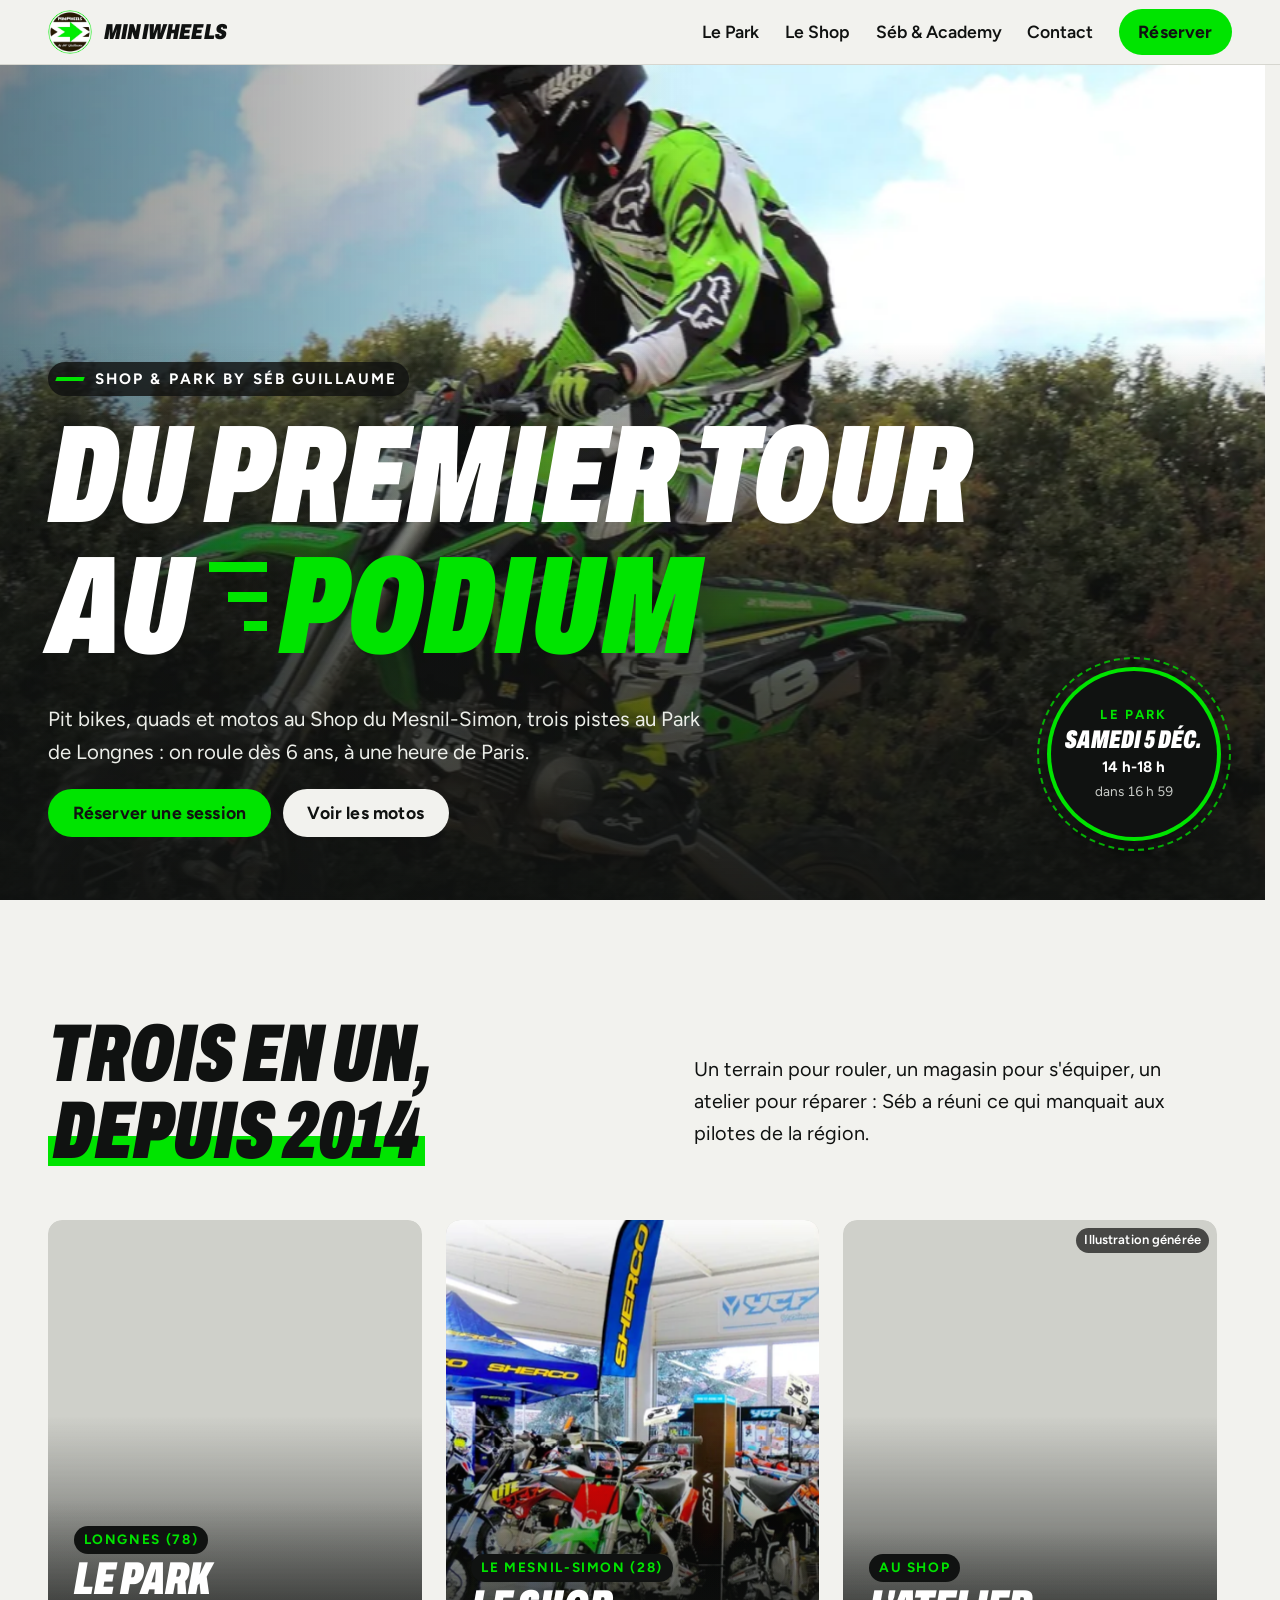
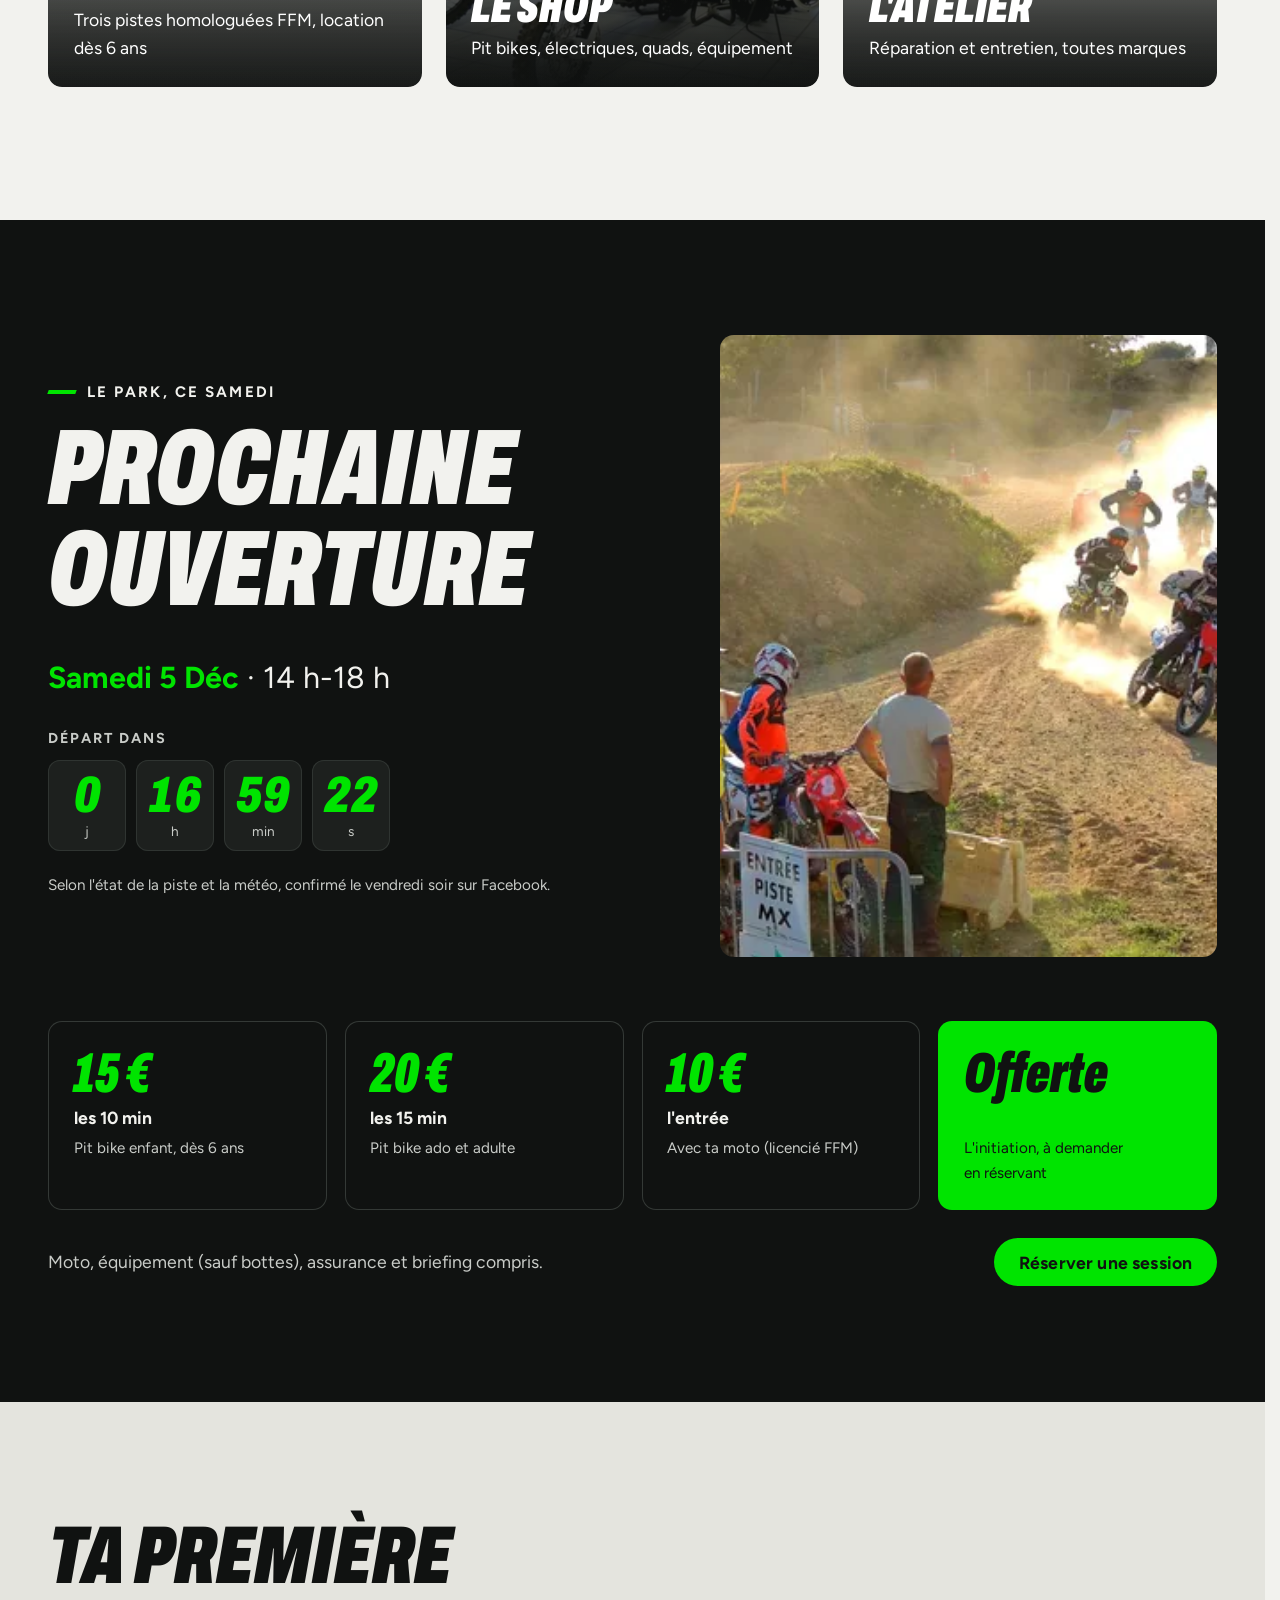
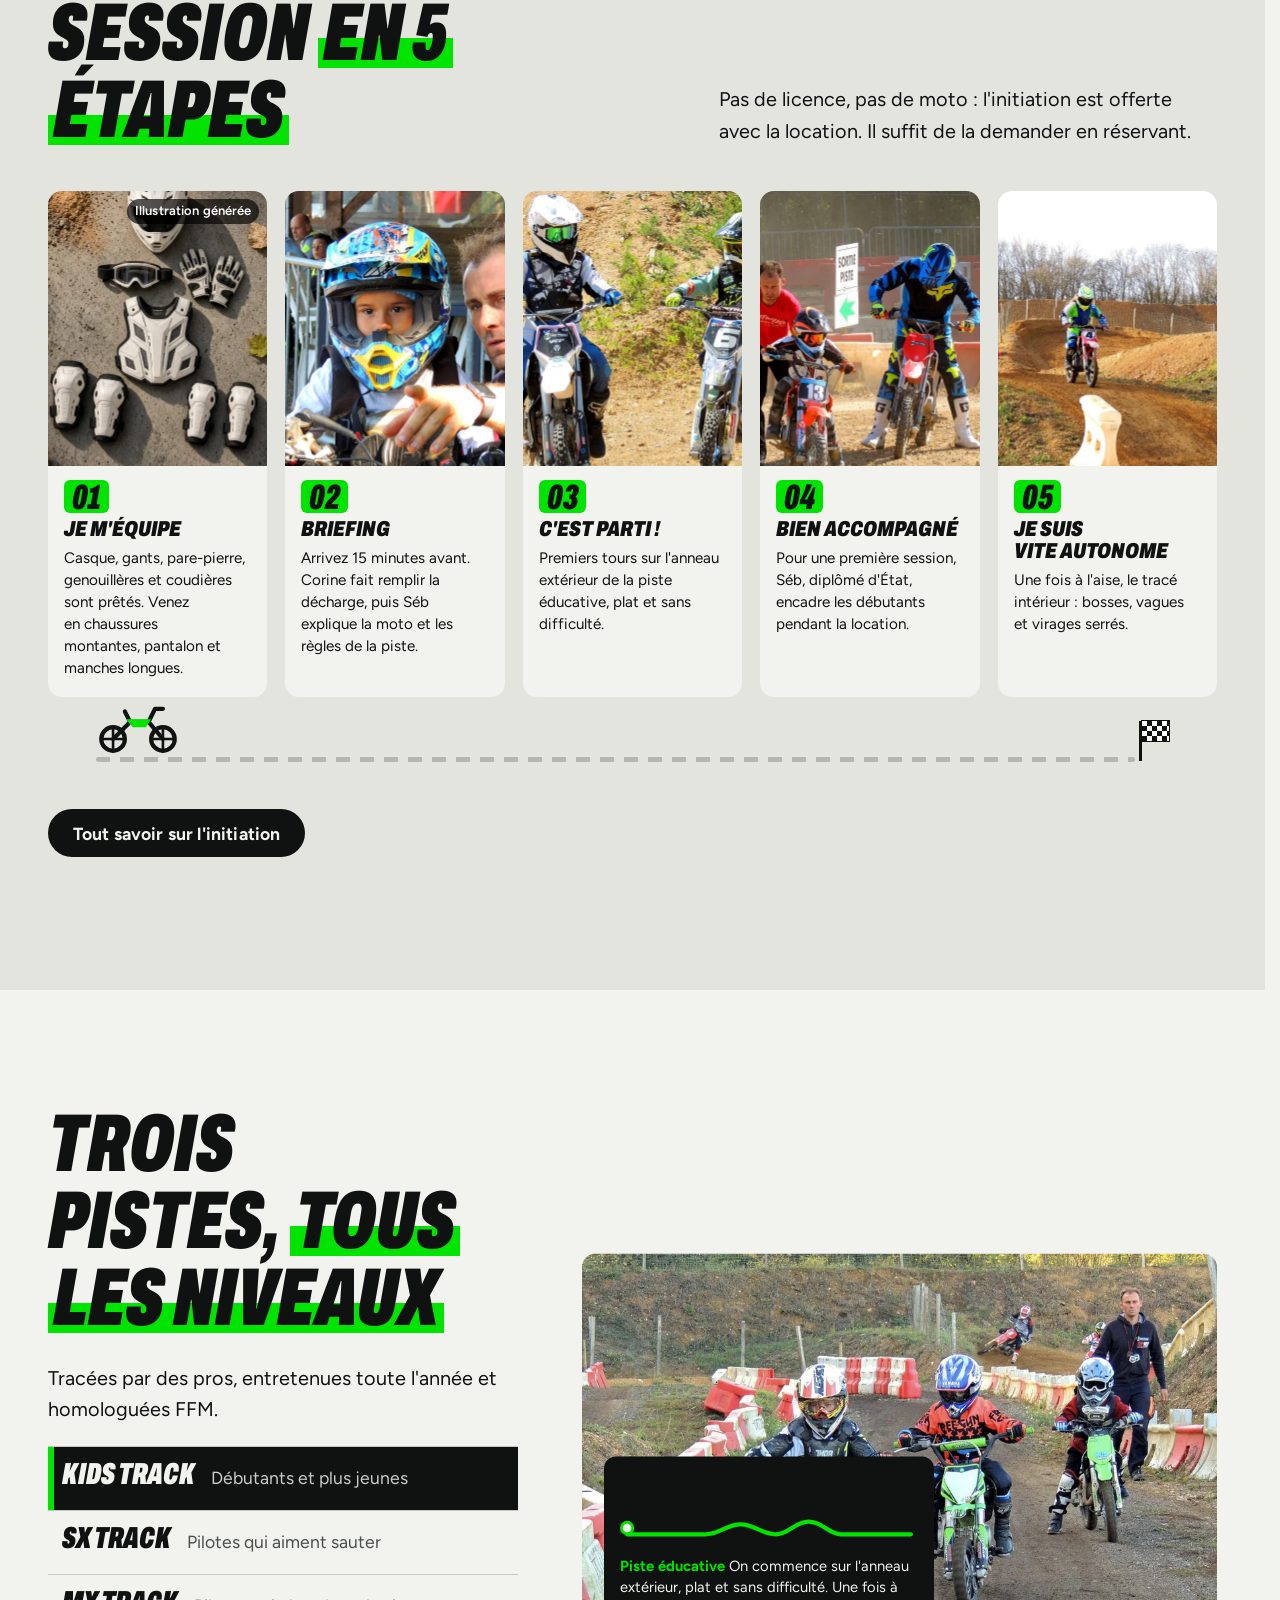
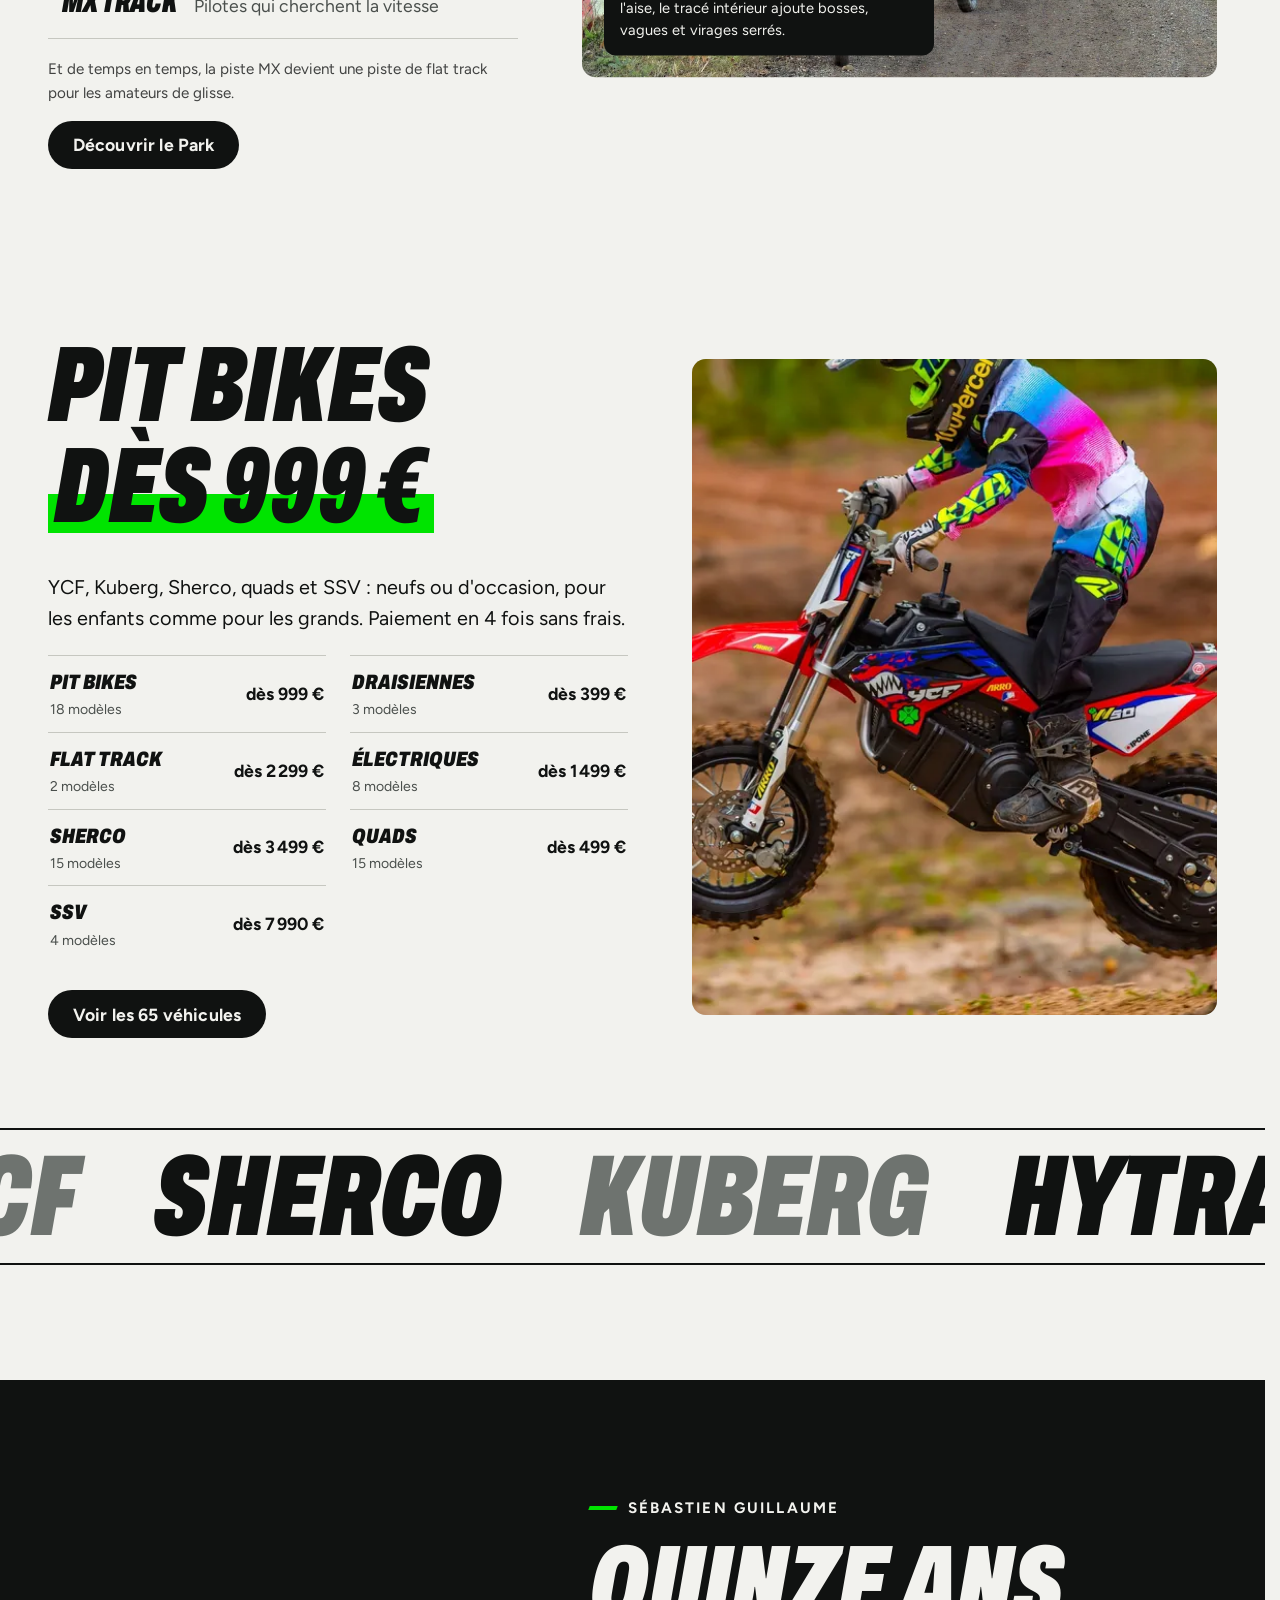
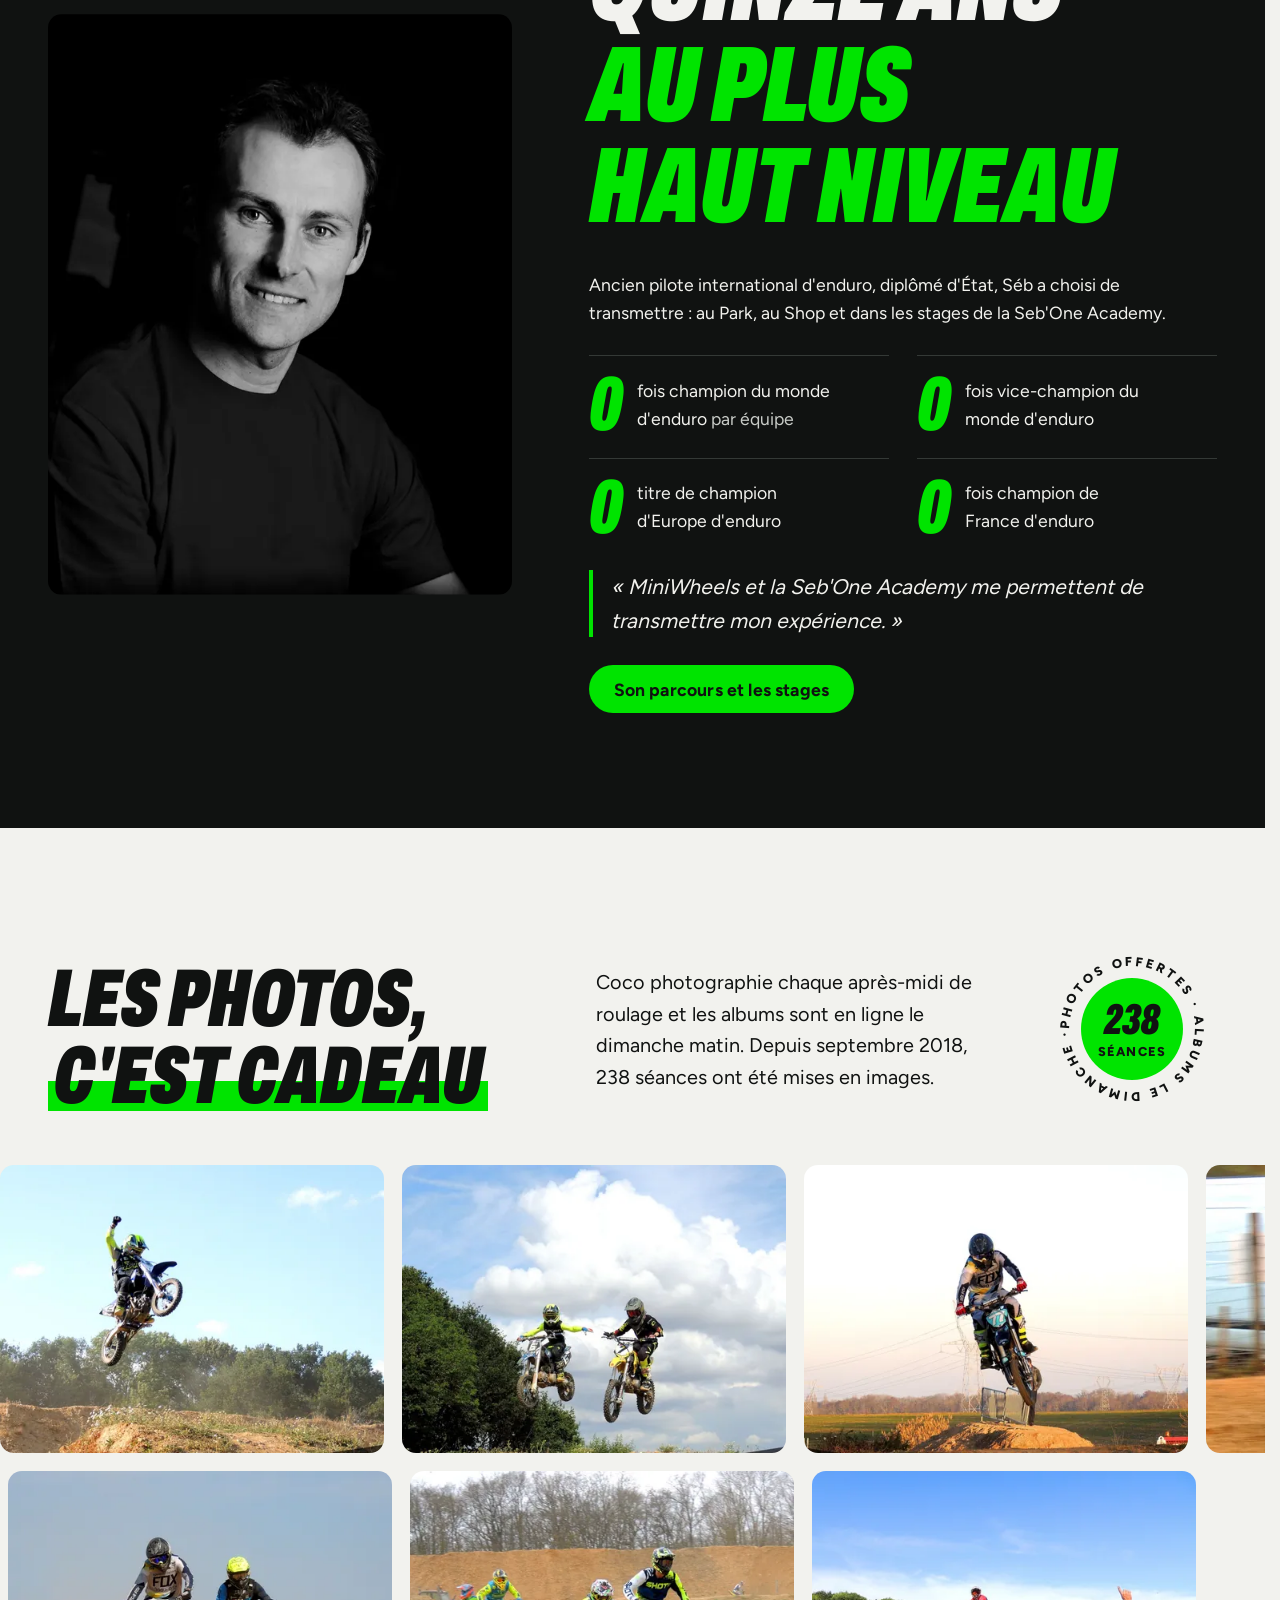
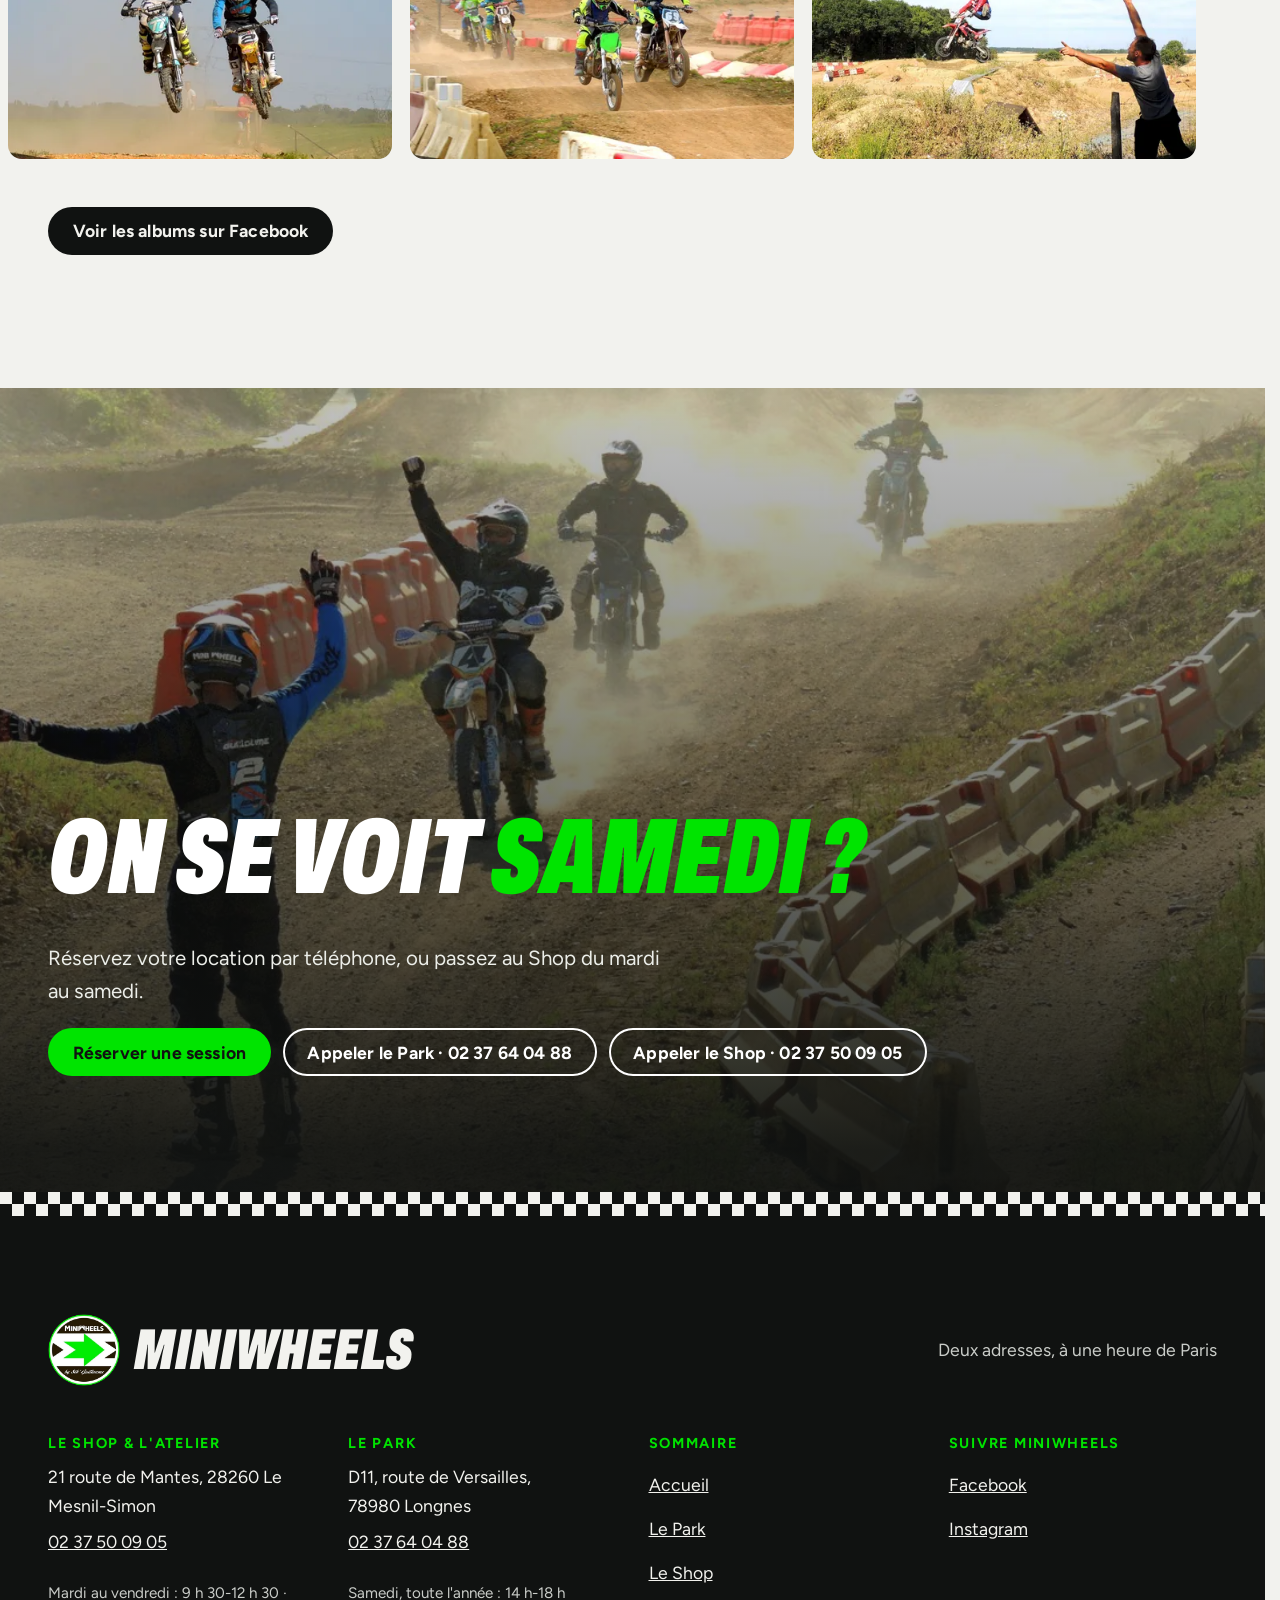
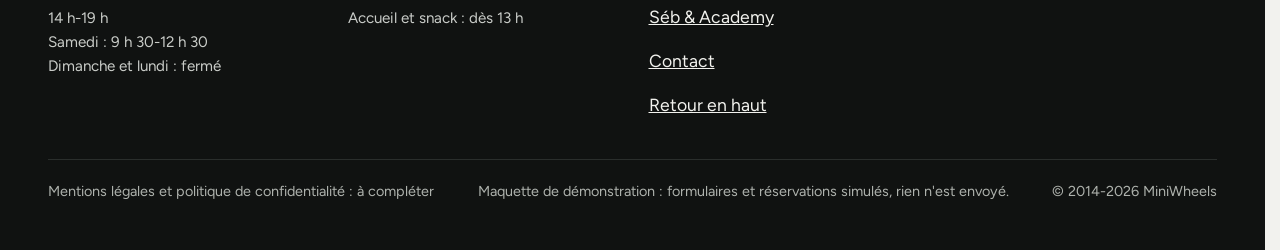
<file: index.html>
<!doctype html>
<html lang="fr" data-v="2" data-curseur>
<head>
<meta charset="utf-8">
<meta name="viewport" content="width=device-width, initial-scale=1, viewport-fit=cover">
<title>MiniWheels : pit bikes, Shop &amp; Park à une heure de Paris</title>
<meta name="description" content="Le Shop et l&#39;atelier au Mesnil-Simon (28), le Park de pit bike à Longnes (78) : location dès 6 ans, initiation offerte, stages avec Sébastien Guillaume.">
<meta name="robots" content="noindex, nofollow">
<link rel="canonical" href="https://miniwheels-maquette.vercel.app/">
<style>:root{--fond:#f2f2ee;--texte:#101211;--voile-fond:#101211;--ouverture-fond:#101211;--menu-fond:#101211}:root { --entete-h: 72px; --barres-h: 0px; } html { background: var(--fond); color: var(--texte); scrollbar-gutter: stable; } body { margin: 0; background: var(--fond); } html.js:not(.secours):not([data-arrivee="retour"]) [data-anime] { opacity: 0; } html.js:not(.secours):not([data-arrivee="retour"]) [data-anime].vu { opacity: 1; } [data-voile] { position: fixed; inset: 0; z-index: 900; background: var(--voile-fond); transform: translateY(100%); visibility: hidden; pointer-events: none; } html[data-arrivee="voile"]:not(.voile-leve):not(.secours) [data-voile] { transform: none; visibility: visible; } html.secours [data-voile] { visibility: hidden !important; } .ouverture-panneau { position: fixed; inset: 0; z-index: 850; display: none; place-content: center; justify-items: center; background: var(--ouverture-fond, var(--voile-fond)); color: var(--fond); text-align: center; } html.js[data-arrivee="intro"]:not(.secours):not(.intro-finie) .ouverture-panneau { display: grid; } html.defilement-bloque, html.defilement-bloque body, html.js[data-arrivee="intro"]:not(.secours):not(.intro-finie), html.js[data-arrivee="intro"]:not(.secours):not(.intro-finie) body, html[data-arrivee="voile"]:not(.voile-leve):not(.secours), html[data-arrivee="voile"]:not(.voile-leve):not(.secours) body { overflow: hidden; } html.js[data-arrivee="intro"]:not(.secours):not(.intro-finie) { background-color: var(--ouverture-fond, var(--voile-fond)); } html[data-arrivee="voile"]:not(.voile-leve):not(.secours) { background-color: var(--voile-fond); }</style>
<script>(function () {
var d = document.documentElement, ss = null, ls = null;
try { ss = window.sessionStorage; ls = window.localStorage; } catch (e) {}
d.classList.add('js');
var nav = performance.getEntriesByType ? performance.getEntriesByType('navigation')[0] : null;
var type = nav ? nav.type : 'navigate';
var depart = null;
try { depart = JSON.parse(ss.getItem('socle:depart') || 'null'); ss.removeItem('socle:depart'); } catch (e) {}
if (depart && !(Date.now() - depart.t < 15000)) depart = null;
var mode = type === 'back_forward' ? 'retour' : type === 'reload' ? 'intro' : depart ? 'voile' : 'intro';
d.setAttribute('data-arrivee', mode);
if (mode === 'voile' && depart.couleur) d.style.setProperty('--voile-fond', depart.couleur);
if (type === 'reload' && 'scrollRestoration' in history) {
history.scrollRestoration = 'manual';
}
try {
var choisie = ls && ls.getItem('socle:langue');
var langue = (d.lang || '').slice(0, 2);
if (choisie && choisie !== langue && type === 'navigate' && !depart) {
var alt = document.querySelector('link[rel="alternate"][hreflang="' + choisie + '"]');
if (alt) location.replace(new URL(alt.href).pathname + location.search + location.hash);
}
} catch (e) {}
setTimeout(function () { if (!d.classList.contains('demarre')) d.classList.add('secours'); }, 2000);
})();</script>
<link rel="preload" href="/assets/fonts/archivo-italique.woff2" as="font" type="font/woff2" crossorigin>
<link rel="preload" href="/assets/fonts/figtree.woff2" as="font" type="font/woff2" crossorigin>
<link rel="stylesheet" href="/assets/css/socle.css?v=2">
<link rel="stylesheet" href="/assets/css/site.css?v=2">
<link rel="modulepreload" href="/assets/js/site.js?v=2">
<link rel="modulepreload" href="/assets/js/socle/index.js?v=2">
<script src="/assets/vendor/gsap.min.js" defer></script>
<script src="/assets/vendor/ScrollTrigger.min.js" defer></script>
<script src="/assets/vendor/SplitText.min.js" defer></script>
<script type="module" src="/assets/js/site.js?v=2"></script>
<meta name="theme-color" content="#101211">
<link rel="icon" href="/assets/images/favicon.png" type="image/png">
<link rel="apple-touch-icon" href="/assets/images/apple-touch-icon.png">
<meta property="og:type" content="website">
<meta property="og:site_name" content="MiniWheels">
<meta property="og:locale" content="fr_FR">
<meta property="og:title" content="MiniWheels : pit bikes, Shop &amp; Park à une heure de Paris">
<meta property="og:description" content="Le Shop et l&#39;atelier au Mesnil-Simon (28), le Park de pit bike à Longnes (78) : location dès 6 ans, initiation offerte, stages avec Sébastien Guillaume.">
<meta property="og:url" content="https://miniwheels-maquette.vercel.app/">
<meta property="og:image" content="https://miniwheels-maquette.vercel.app/assets/partage/accueil-fr.jpg">
<meta property="og:image:width" content="1200">
<meta property="og:image:height" content="630">
<meta property="og:image:alt" content="Un jeune pilote saute une bosse du Park MiniWheels">
<meta name="twitter:card" content="summary_large_image">
<script type="application/ld+json">{"@context":"https://schema.org","@graph":[{"@type":"MotorcycleDealer","name":"MiniWheels Shop & atelier","telephone":"+33237500905","address":{"@type":"PostalAddress","streetAddress":"21 route de Mantes","postalCode":"28260","addressLocality":"Le Mesnil-Simon","addressCountry":"FR"},"openingHoursSpecification":[{"@type":"OpeningHoursSpecification","dayOfWeek":["Tuesday","Wednesday","Thursday","Friday"],"opens":"09:30","closes":"12:30"},{"@type":"OpeningHoursSpecification","dayOfWeek":["Tuesday","Wednesday","Thursday","Friday"],"opens":"14:00","closes":"19:00"},{"@type":"OpeningHoursSpecification","dayOfWeek":"Saturday","opens":"09:30","closes":"12:30"}],"founder":{"@type":"Person","name":"Sébastien Guillaume"}},{"@type":"SportsActivityLocation","name":"MiniWheels Park","telephone":"+33237640488","address":{"@type":"PostalAddress","streetAddress":"D11, route de Versailles","postalCode":"78980","addressLocality":"Longnes","addressCountry":"FR"},"openingHoursSpecification":[{"@type":"OpeningHoursSpecification","dayOfWeek":"Saturday","opens":"14:00","closes":"18:00"}]}]}</script>
</head>
<body id="haut">
<div data-voile data-forme="glisse" aria-hidden="true"><div class="voile-contenu"><img src="/assets/images/logo-rond-240.webp" alt="" width="72" height="72"><span data-voile-libelle>Accueil</span></div></div>
<div class="ouverture-panneau" data-ouverture aria-hidden="true">
  <img class="ouverture-logo" src="/assets/images/logo-rond-240.webp" alt="" width="120" height="120" data-ouverture-objet>
  <div class="grille-depart" data-effet="grille-depart"><span class="grille-barre" style="--i:0"><b></b></span><span class="grille-barre" style="--i:1"><b></b></span><span class="grille-barre" style="--i:2"><b></b></span><span class="grille-barre" style="--i:3"><b></b></span><span class="grille-barre" style="--i:4"><b></b></span><span class="grille-barre" style="--i:5"><b></b></span><span class="grille-barre" style="--i:6"><b></b></span><span class="grille-barre" style="--i:7"><b></b></span></div>
  <p class="ouverture-ligne">Shop &amp; Park</p>
</div>
<a class="evitement" href="#contenu">Aller au contenu</a>
<header data-entete>
  <div class="entete-rangee">
    <a class="entete-logo" href="/" data-libelle="Accueil" aria-current="page">
      <img src="/assets/images/logo-rond-240.webp" alt="" width="44" height="44"><span>MiniWheels</span>
    </a>
    <nav data-nav aria-label="Navigation principale">
      <ul><li><a href="/park" data-libelle="Le Park">Le Park</a></li><li><a href="/shop" data-libelle="Le Shop">Le Shop</a></li><li><a href="/sebastien" data-libelle="Séb &amp; Academy">Séb &amp; Academy</a></li><li><a href="/contact" data-libelle="Contact">Contact</a></li></ul>
    </nav>
    <div class="entete-actions">
      <a class="bouton" href="/park#reserver" data-libelle="Le Park">Réserver</a>
      <button type="button" data-menu-bouton aria-controls="menu" aria-expanded="false" data-libelle-ouvrir="Menu" data-libelle-fermer="Fermer"><span data-libelle-bouton>Menu</span></button>
      <a class="menu-sansjs" href="#menu" data-menu-lien>Menu</a>
    </div>
  </div>
</header>
<span class="jauge-lecture" data-barre-lecture aria-hidden="true"></span>
<script>/* Avant le premier affichage : rangées de la navigation (même règle que ajusterNav dans assets/js/socle/entete.js)
   et hauteur réelle de l'en-tête, pour que rien ne saute quand le JavaScript du site prend la main. */
(function () {
  var h = document.documentElement, u = document.querySelector('[data-nav] ul'), e = document.querySelector('[data-entete]');
  if (u) {
    var deborde = function () { return u.scrollWidth > u.clientWidth + 1; }, c = deborde();
    if (c && window.matchMedia('(min-width: 900px)').matches) {
      h.classList.add('nav-deux-rangees'); c = deborde();
      if (c) { h.classList.add('nav-deux-lignes'); var a = u.querySelector('a'); c = !a || u.getBoundingClientRect().height > a.getBoundingClientRect().height * 2.5; }
      if (c) h.classList.remove('nav-deux-rangees', 'nav-deux-lignes');
    }
    if (c) h.classList.add('nav-compacte');
  }
  if (e) h.style.setProperty('--entete-h', Math.round(e.getBoundingClientRect().height) + 'px');
})();</script>
<span id="menu-ferme" aria-hidden="true"></span>
<div id="menu" data-menu role="dialog" aria-modal="true" aria-label="Menu">
  <p class="menu-sansjs-fermer"><a href="#menu-ferme">Fermer</a></p>
  <ul><li style="--i:0"><a href="/" class="menu-lien" data-libelle="Accueil" aria-current="page">Accueil</a></li><li style="--i:1"><a href="/park" class="menu-lien" data-libelle="Le Park">Le Park</a></li><li style="--i:2"><a href="/shop" class="menu-lien" data-libelle="Le Shop">Le Shop</a></li><li style="--i:3"><a href="/sebastien" class="menu-lien" data-libelle="Séb &amp; Academy">Séb &amp; Academy</a></li><li style="--i:4"><a href="/contact" class="menu-lien" data-libelle="Contact">Contact</a></li></ul>
  <p class="menu-actions"><a href="/park#reserver" class="bouton" data-libelle="Le Park">Réserver une session</a><a class="bouton bouton--contour" href="tel:+33237640488">Appeler le Park</a><a class="bouton bouton--contour" href="tel:+33237500905">Appeler le Shop</a></p>
</div>
<script type="application/json" id="donnees-horaires">{"horaires":{"fuseau":"Europe/Paris","shop":{"nom":"Le Shop & l'atelier","plages":{"2":[["09:30","12:30"],["14:00","19:00"]],"3":[["09:30","12:30"],["14:00","19:00"]],"4":[["09:30","12:30"],["14:00","19:00"]],"5":[["09:30","12:30"],["14:00","19:00"]],"6":[["09:30","12:30"]]},"lignes":[["Mardi au vendredi","9 h 30-12 h 30 · 14 h-19 h"],["Samedi","9 h 30-12 h 30"],["Dimanche et lundi","fermé"]]},"park":{"nom":"Le Park","plages":{"6":[["14:00","18:00"]]},"lignes":[["Samedi, toute l'année","14 h-18 h"],["Accueil et snack","dès 13 h"],["Location","14 h 30-18 h, sur réservation"]],"reserve":"Selon l'état de la piste et la météo : l'ouverture est confirmée chaque vendredi soir sur la page Facebook MiniWheels."},"semaine":[{"j":1,"court":"Lun","texte":"Repos"},{"j":2,"court":"Mar","texte":"Shop 9 h 30-19 h"},{"j":3,"court":"Mer","texte":"Shop · stages un mercredi sur deux","stage":true},{"j":4,"court":"Jeu","texte":"Shop 9 h 30-19 h"},{"j":5,"court":"Ven","texte":"Shop 9 h 30-19 h"},{"j":6,"court":"Sam","texte":"Park 14 h-18 h","park":true,"plus":"Shop le matin"},{"j":0,"court":"Dim","texte":"Repos"}]},"textes":{"ouvert":"Ouvert jusqu'à {h}","ouvreAuj":"Ouvre aujourd'hui à {h}","ouvreDemain":"Ouvre demain à {h}","ouvreJour":"Ouvre {jour} à {h}","parkOuvert":"Le Park roule jusqu'à {h}"}}</script>
<main id="contenu" tabindex="-1" data-page="accueil">
<section class="hero" id="debut" data-tete>
  <figure class="media hero-media" data-fx="parallaxe" data-fx-force="8" data-boucle-css style="--cadrage:50% 40%">
  <picture><source media="(max-width: 760px) and (orientation: portrait)" srcset="/assets/images/accueil-ouverture-mobile-640.webp 640w, /assets/images/accueil-ouverture-mobile-1080.webp 1080w" sizes="100vw">
    <img src="/assets/images/accueil-ouverture-1280.webp" srcset="/assets/images/accueil-ouverture-640.webp 640w, /assets/images/accueil-ouverture-1280.webp 1280w, /assets/images/accueil-ouverture-1920.webp 1920w" sizes="100vw" alt="Un jeune pilote en tenue verte saute une bosse du Park, casque et lunettes, ciel bleu" width="1280" height="720" fetchpriority="high" loading="eager" decoding="async">
  </picture>
</figure>
  <div class="hero-contenu conteneur">
    <p class="surtitre hero-surtitre masque-ecran-tres-bas">Shop &amp; Park by Séb Guillaume</p>
    <h1 class="hero-titre"><span class="ligne-masque"><span class="h-ligne">Du premier tour</span></span><span class="ligne-masque"><span class="h-ligne">au <em>podium</em></span></span></h1>
    <p class="hero-texte h-suite masque-ecran-bas">Pit bikes, quads et motos au Shop du Mesnil-Simon, trois pistes au Park de Longnes : on roule dès 6 ans, à une heure de Paris.</p>
    <p class="hero-actions h-suite">
      <a href="/park#reserver" class="bouton" data-libelle="Le Park" data-action-principale data-survol="magnetique">Réserver une session</a>
      <a href="/shop#catalogue" class="bouton bouton--clair" data-libelle="Le Shop">Voir les motos</a>
    </p>
  </div>
  <a class="badge-park" href="/park#ouverture" data-libelle="Le Park" data-iris-centre="disque" data-info-cle data-boucle-css>
    <span class="badge-titre">Le Park</span>
    <strong class="badge-jour" data-prochain-jour>samedi</strong>
    <span class="badge-plage">14 h-18 h</span>
    <span class="badge-compte" data-compte-court aria-hidden="true"></span>
  </a>
</section>
<section class="trois clair" id="trois-en-un">
  <div class="conteneur trois-tete">
    <h2 class="titre " data-anime="lignes">Trois en un, <em>depuis 2014</em></h2>
    <p class="intro" data-anime>Un terrain pour rouler, un magasin pour s&#39;équiper, un atelier pour réparer : Séb a réuni ce qui manquait aux pilotes de la région.</p>
  </div>
  <ul class="conteneur trois-grille" data-anime="cascade">
    <li class="trois-carte">
      <a href="/park" data-libelle="Le Park" data-survol="incline">
        <figure class="media trois-media" data-fx="zoom" data-fx-force="12" style="--cadrage:50% 50%;aspect-ratio:4 / 5">
  <picture>
    <img src="/assets/images/accueil-park-784.webp" srcset="/assets/images/accueil-park-480.webp 480w, /assets/images/accueil-park-640.webp 640w, /assets/images/accueil-park-784.webp 784w" sizes="(max-width: 760px) 90vw, 33vw" alt="Deux jeunes pilotes casqués en pleine poussière sur la piste du Park" width="784" height="1176" loading="lazy" decoding="async">
  </picture>
</figure>
        <span class="trois-texte"><span class="trois-lieu">Longnes (78)</span><strong>Le Park</strong><span>Trois pistes homologuées FFM, location dès 6 ans</span></span>
      </a>
    </li><li class="trois-carte">
      <a href="/shop#catalogue" data-libelle="Le Shop" data-survol="incline">
        <figure class="media trois-media" data-fx="zoom" data-fx-force="12" style="--cadrage:50% 50%;aspect-ratio:4 / 5">
  <picture>
    <img src="/assets/images/accueil-shop-784.webp" srcset="/assets/images/accueil-shop-480.webp 480w, /assets/images/accueil-shop-640.webp 640w, /assets/images/accueil-shop-784.webp 784w" sizes="(max-width: 760px) 90vw, 33vw" alt="Rangées de pit bikes neuves dans le Shop" width="784" height="980" loading="lazy" decoding="async">
  </picture>
</figure>
        <span class="trois-texte"><span class="trois-lieu">Le Mesnil-Simon (28)</span><strong>Le Shop</strong><span>Pit bikes, électriques, quads, équipement</span></span>
      </a>
    </li><li class="trois-carte">
      <a href="/shop#atelier" data-libelle="Le Shop" data-survol="incline">
        <figure class="media trois-media" data-grok data-fx="zoom" data-fx-force="12" style="--cadrage:50% 50%;aspect-ratio:4 / 5">
  <picture>
    <img src="/assets/images/grok/atelier-detail-784.webp" srcset="/assets/images/grok/atelier-detail-480.webp 480w, /assets/images/grok/atelier-detail-640.webp 640w, /assets/images/grok/atelier-detail-784.webp 784w" sizes="(max-width: 760px) 90vw, 33vw" alt="Gros plan sur la chaîne et le pignon d&#39;une pit bike en entretien" width="784" height="980" loading="lazy" decoding="async">
  </picture><figcaption class="mention-ia">Illustration générée</figcaption>
</figure>
        <span class="trois-texte"><span class="trois-lieu">Au Shop</span><strong>L&#39;atelier</strong><span>Réparation et entretien, toutes marques</span></span>
      </a>
    </li>
  </ul>
</section>
<section class="samedi sombre" id="samedi">
  <div class="conteneur samedi-grille">
    <div class="samedi-texte">
      <p class="surtitre" data-anime>Le Park, ce samedi</p>
      <h2 class="titre titre--xl" data-anime="lignes">Prochaine ouverture</h2>
      <p class="samedi-quand" data-anime><strong data-prochain-long>samedi</strong> · 14 h-18 h</p>
      <div class="compte" data-effet="compte-session" aria-label="Départ dans">
        <span class="compte-libelle">Départ dans</span>
        <span class="compte-cases" data-compte>
          <span class="compte-case"><b data-c="j">0</b><i>j</i></span><span class="compte-case"><b data-c="h">00</b><i>h</i></span><span class="compte-case"><b data-c="m">00</b><i>min</i></span><span class="compte-case"><b data-c="s" data-effet="compte-session">00</b><i>s</i></span>
        </span>
      </div>
      <p class="petit" data-anime>Selon l&#39;état de la piste et la météo, confirmé le vendredi soir sur Facebook.</p>
    </div>
    <figure class="media samedi-media" data-fx="parallaxe" data-fx-force="10" style="--cadrage:35% 50%;aspect-ratio:4 / 5">
  <picture><source media="(max-width: 760px) and (orientation: portrait)" srcset="/assets/images/accueil-samedi-mobile-640.webp 640w, /assets/images/accueil-samedi-mobile-1080.webp 1080w" sizes="(max-width: 760px) 100vw, 45vw">
    <img src="/assets/images/accueil-samedi-1280.webp" srcset="/assets/images/accueil-samedi-640.webp 640w, /assets/images/accueil-samedi-1280.webp 1280w, /assets/images/accueil-samedi-1920.webp 1920w" sizes="(max-width: 760px) 100vw, 45vw" alt="Départ dans la poussière dorée du samedi après-midi" width="1280" height="853" loading="lazy" decoding="async">
  </picture>
</figure>
  </div>
  <ul class="conteneur tuiles" data-anime="cascade">
    <li class="tuile"><strong data-prix>15 €</strong><span>les 10 min</span><em>Pit bike enfant, dès 6 ans</em></li>
    <li class="tuile"><strong data-prix>20 €</strong><span>les 15 min</span><em>Pit bike ado et adulte</em></li>
    <li class="tuile"><strong data-prix>10 €</strong><span>l&#39;entrée</span><em>Avec ta moto (licencié FFM)</em></li>
    <li class="tuile tuile--verte"><strong>Offerte</strong><span>&nbsp;</span><em>L&#39;initiation, à demander en réservant</em></li>
  </ul>
  <div class="conteneur samedi-bas" data-anime>
    <p>Moto, équipement (sauf bottes), assurance et briefing compris.</p>
    <a href="/park#reserver" class="bouton" data-libelle="Le Park" data-survol="magnetique">Réserver une session</a>
  </div>
</section>
<section class="etapes clair2" id="premiere-fois">
  <div class="conteneur etapes-tete">
    <h2 class="titre " data-anime="lignes">Ta première session <em>en 5 étapes</em></h2>
    <p class="intro" data-anime>Pas de licence, pas de moto : l&#39;initiation est offerte avec la location. Il suffit de la demander en réservant.</p>
  </div>
  <div class="etapes-defile" tabindex="0" role="region" aria-label="Les cinq étapes d&#39;une première session, défilement horizontal">
    <div class="conteneur etapes-grille" data-anime="cascade">
      <article class="etape" id="etape-1">
        <figure class="media etape-media" data-grok data-fx="zoom" data-fx-force="10" style="--cadrage:50% 50%;aspect-ratio:4 / 5">
  <picture>
    <img src="/assets/images/grok/equipement-800.webp" srcset="/assets/images/grok/equipement-480.webp 480w, /assets/images/grok/equipement-640.webp 640w, /assets/images/grok/equipement-800.webp 800w" sizes="(max-width: 760px) 74vw, 20vw" alt="L&#39;équipement prêté pour la session : casque, lunettes, gants, pare-pierre, genouillères et coudières" width="800" height="1000" loading="lazy" decoding="async">
  </picture><figcaption class="mention-ia">Illustration générée</figcaption>
</figure>
        <div class="etape-texte"><span class="etape-n">01</span><h3>Je m&#39;équipe</h3><p>Casque, gants, pare-pierre, genouillères et coudières sont prêtés. Venez en chaussures montantes, pantalon et manches longues.</p></div>
      </article><article class="etape" id="etape-2">
        <figure class="media etape-media" data-fx="zoom" data-fx-force="10" style="--cadrage:50% 50%;aspect-ratio:4 / 5">
  <picture>
    <img src="/assets/images/etape-briefing-800.webp" srcset="/assets/images/etape-briefing-480.webp 480w, /assets/images/etape-briefing-640.webp 640w, /assets/images/etape-briefing-800.webp 800w" sizes="(max-width: 760px) 74vw, 20vw" alt="Séb explique la trajectoire à un jeune pilote casqué avant sa session" width="800" height="1000" loading="lazy" decoding="async">
  </picture>
</figure>
        <div class="etape-texte"><span class="etape-n">02</span><h3>Briefing</h3><p>Arrivez 15 minutes avant. Corine fait remplir la décharge, puis Séb explique la moto et les règles de la piste.</p></div>
      </article><article class="etape" id="etape-3">
        <figure class="media etape-media" data-fx="zoom" data-fx-force="10" style="--cadrage:50% 50%;aspect-ratio:4 / 5">
  <picture>
    <img src="/assets/images/etape-cest-parti-800.webp" srcset="/assets/images/etape-cest-parti-480.webp 480w, /assets/images/etape-cest-parti-640.webp 640w, /assets/images/etape-cest-parti-800.webp 800w" sizes="(max-width: 760px) 74vw, 20vw" alt="Deux enfants casqués roulent côte à côte sur la piste éducative" width="800" height="1000" loading="lazy" decoding="async">
  </picture>
</figure>
        <div class="etape-texte"><span class="etape-n">03</span><h3>C&#39;est parti !</h3><p>Premiers tours sur l&#39;anneau extérieur de la piste éducative, plat et sans difficulté.</p></div>
      </article><article class="etape" id="etape-4">
        <figure class="media etape-media" data-fx="zoom" data-fx-force="10" style="--cadrage:50% 50%;aspect-ratio:4 / 5">
  <picture>
    <img src="/assets/images/etape-accompagne-800.webp" srcset="/assets/images/etape-accompagne-480.webp 480w, /assets/images/etape-accompagne-640.webp 640w, /assets/images/etape-accompagne-800.webp 800w" sizes="(max-width: 760px) 74vw, 20vw" alt="Un encadrant court à côté d&#39;un jeune pilote pour ses premiers mètres" width="800" height="1000" loading="lazy" decoding="async">
  </picture>
</figure>
        <div class="etape-texte"><span class="etape-n">04</span><h3>Bien accompagné</h3><p>Pour une première session, Séb, diplômé d&#39;État, encadre les débutants pendant la location.</p></div>
      </article><article class="etape" id="etape-5">
        <figure class="media etape-media" data-fx="zoom" data-fx-force="10" style="--cadrage:50% 50%;aspect-ratio:4 / 5">
  <picture>
    <img src="/assets/images/etape-autonome-800.webp" srcset="/assets/images/etape-autonome-480.webp 480w, /assets/images/etape-autonome-640.webp 640w, /assets/images/etape-autonome-800.webp 800w" sizes="(max-width: 760px) 74vw, 20vw" alt="Un jeune pilote enchaîne seul les bosses de la piste" width="800" height="1000" loading="lazy" decoding="async">
  </picture>
</figure>
        <div class="etape-texte"><span class="etape-n">05</span><h3>Je suis vite autonome</h3><p>Une fois à l&#39;aise, le tracé intérieur : bosses, vagues et virages serrés.</p></div>
      </article>
    </div>
    <div class="conteneur etapes-piste" aria-hidden="true">
      <span class="etapes-trace"><span class="etapes-trace-pleine"></span></span>
      <span class="etapes-moto" data-effet="moto-progres"><svg class="moto" viewBox="0 0 64 44" aria-hidden="true">
  <g class="roue" style="transform-origin:13px 32px"><circle cx="13" cy="32" r="9"/><path d="M13 23v18M4 32h18"/></g>
  <g class="roue" style="transform-origin:51px 32px"><circle cx="51" cy="32" r="9"/><path d="M51 23v18M42 32h18"/></g>
  <path class="cadre" d="M13 32 L26 19 L40 19 L51 32 M26 19 L22 11 M40 19 L45 9 L51 9"/>
  <path class="selle" d="M23 17 L42 17 L38 23 L28 23 Z"/>
</svg></span>
      <span class="etapes-drapeau"></span>
    </div>
  </div>
  <p class="conteneur etapes-action" data-anime><a href="/park#initiation" class="bouton bouton--sombre" data-libelle="Le Park">Tout savoir sur l&#39;initiation</a></p>
</section>
<section class="pistes clair" id="pistes">
  <div class="conteneur pistes-grille">
    <div class="pistes-texte">
      <h2 class="titre " data-anime="lignes">Trois pistes, <em>tous les niveaux</em></h2>
      <p class="intro" data-anime>Tracées par des pros, entretenues toute l&#39;année et homologuées FFM.</p>
      <div class="pistes-onglets" role="tablist" aria-label="Trois pistes," data-anime="cascade">
        <button type="button" role="tab" class="piste-onglet" id="onglet-kids" aria-controls="panneau-kids" aria-selected="true" data-piste="kids"><strong>Kids Track</strong><span>Débutants et plus jeunes</span></button><button type="button" role="tab" class="piste-onglet" id="onglet-sx" aria-controls="panneau-sx" aria-selected="false" data-piste="sx"><strong>SX Track</strong><span>Pilotes qui aiment sauter</span></button><button type="button" role="tab" class="piste-onglet" id="onglet-mx" aria-controls="panneau-mx" aria-selected="false" data-piste="mx"><strong>MX Track</strong><span>Pilotes qui cherchent la vitesse</span></button>
      </div>
      <p class="petit" data-anime>Et de temps en temps, la piste MX devient une piste de flat track pour les amateurs de glisse.</p>
      <a href="/park#pistes" class="bouton bouton--sombre" data-libelle="Le Park">Découvrir le Park</a>
    </div>
    <div class="pistes-scene" data-effet="trace-pistes">
      <div class="piste-panneau" role="tabpanel" id="panneau-kids" aria-labelledby="onglet-kids">
        <figure class="media piste-media" style="--cadrage:50% 50%;aspect-ratio:3 / 2">
  <picture>
    <img src="/assets/images/piste-kids-960.webp" srcset="/assets/images/piste-kids-480.webp 480w, /assets/images/piste-kids-640.webp 640w, /assets/images/piste-kids-960.webp 960w" sizes="(max-width: 760px) 100vw, 55vw" alt="Jeunes pilotes au départ de la piste éducative, encadrés au bord de la piste" width="960" height="640" loading="lazy" decoding="async">
  </picture>
</figure>
        <div class="piste-carte">
          <svg class="piste-trace" viewBox="0 100 420 110" role="img" aria-label="Profil schématique de la piste, vue de côté : Kids Track"><path d="M10 190 L120 190 C140 190 150 176 170 176 S200 190 220 190 C238 190 246 172 266 172 S294 190 312 190 L410 190" pathLength="1"/><circle class="pilote" r="8" cx="0" cy="0" data-effet="pilote-profil"/></svg>
          <p><strong>Piste éducative</strong> On commence sur l&#39;anneau extérieur, plat et sans difficulté. Une fois à l&#39;aise, le tracé intérieur ajoute bosses, vagues et virages serrés.</p>
        </div>
      </div><div class="piste-panneau" role="tabpanel" id="panneau-sx" aria-labelledby="onglet-sx" hidden>
        <figure class="media piste-media" style="--cadrage:50% 50%;aspect-ratio:3 / 2">
  <picture>
    <img src="/assets/images/piste-sx-960.webp" srcset="/assets/images/piste-sx-480.webp 480w, /assets/images/piste-sx-640.webp 640w, /assets/images/piste-sx-960.webp 960w" sizes="(max-width: 760px) 100vw, 55vw" alt="La piste SX vue d&#39;en haut : virages serrés et sauts enchaînés dans la poussière" width="960" height="640" loading="lazy" decoding="async">
  </picture>
</figure>
        <div class="piste-carte">
          <svg class="piste-trace" viewBox="0 100 420 110" role="img" aria-label="Profil schématique de la piste, vue de côté : SX Track"><path d="M10 190 L40 190 L78 120 L96 190 L120 190 L158 120 L176 190 L200 190 L238 120 L256 190 L280 190 L318 120 L336 190 L410 190" pathLength="1"/><circle class="pilote" r="8" cx="0" cy="0" data-effet="pilote-profil"/></svg>
          <p><strong>Piste SX</strong> Lignes droites réduites, plus de virages et des sauts qui s&#39;enchaînent : la piste pour travailler le rythme.</p>
        </div>
      </div><div class="piste-panneau" role="tabpanel" id="panneau-mx" aria-labelledby="onglet-mx" hidden>
        <figure class="media piste-media" style="--cadrage:50% 50%;aspect-ratio:3 / 2">
  <picture>
    <img src="/assets/images/piste-mx-960.webp" srcset="/assets/images/piste-mx-480.webp 480w, /assets/images/piste-mx-640.webp 640w, /assets/images/piste-mx-960.webp 960w" sizes="(max-width: 760px) 100vw, 55vw" alt="Un pilote décolle sur une bosse, ciel bleu derrière" width="960" height="640" loading="lazy" decoding="async">
  </picture>
</figure>
        <div class="piste-carte">
          <svg class="piste-trace" viewBox="0 100 420 110" role="img" aria-label="Profil schématique de la piste, vue de côté : MX Track"><path d="M10 190 L170 190 C190 190 200 150 222 150 C244 150 246 190 268 190 L410 190" pathLength="1"/><circle class="pilote" r="8" cx="0" cy="0" data-effet="pilote-profil"/></svg>
          <p><strong>Piste MX</strong> De longues lignes droites pour prendre de la vitesse. De temps en temps, elle devient une piste de flat track pour les amateurs de glisse.</p>
        </div>
      </div>
    </div>
  </div>
</section>
<section class="shop-teaser clair" id="shop">
  <div class="conteneur shop-grille">
    <div class="shop-texte">
      <h2 class="titre titre--xl" data-anime="lignes">Pit bikes <span class="surligne">dès 999 €</span></h2>
      <p class="intro" data-anime>YCF, Kuberg, Sherco, quads et SSV : neufs ou d&#39;occasion, pour les enfants comme pour les grands. Paiement en 4 fois sans frais.</p>
      <ul class="familles" data-anime="cascade">
        <li><a href="/shop?famille=pit-bike#catalogue" class="famille" data-libelle="Le Shop"><strong>Pit bikes</strong><span>18 modèles</span><b data-prix>dès 999 €</b></a></li><li><a href="/shop?famille=draisienne#catalogue" class="famille" data-libelle="Le Shop"><strong>Draisiennes</strong><span>3 modèles</span><b data-prix>dès 399 €</b></a></li><li><a href="/shop?famille=flat-track#catalogue" class="famille" data-libelle="Le Shop"><strong>Flat track</strong><span>2 modèles</span><b data-prix>dès 2 299 €</b></a></li><li><a href="/shop?famille=electrique#catalogue" class="famille" data-libelle="Le Shop"><strong>Électriques</strong><span>8 modèles</span><b data-prix>dès 1 499 €</b></a></li><li><a href="/shop?famille=enduro#catalogue" class="famille" data-libelle="Le Shop"><strong>Sherco</strong><span>15 modèles</span><b data-prix>dès 3 499 €</b></a></li><li><a href="/shop?famille=quad#catalogue" class="famille" data-libelle="Le Shop"><strong>Quads</strong><span>15 modèles</span><b data-prix>dès 499 €</b></a></li><li><a href="/shop?famille=ssv#catalogue" class="famille" data-libelle="Le Shop"><strong>SSV</strong><span>4 modèles</span><b data-prix>dès 7 990 €</b></a></li>
      </ul>
      <a href="/shop#catalogue" class="bouton bouton--sombre" data-libelle="Le Shop">Voir les 65 véhicules</a>
    </div>
    <figure class="media shop-media" data-fx="parallaxe" data-fx-force="12" style="--cadrage:50% 50%;aspect-ratio:4 / 5">
  <picture>
    <img src="/assets/images/gamme-kids-960.webp" srcset="/assets/images/gamme-kids-480.webp 480w, /assets/images/gamme-kids-640.webp 640w, /assets/images/gamme-kids-960.webp 960w" sizes="(max-width: 760px) 100vw, 46vw" alt="Jeune pilote sur une YCF 50 cc rouge, casque et maillot colorés" width="960" height="1200" loading="lazy" decoding="async">
  </picture>
</figure>
  </div>
  <div class="marques" data-fx="mots-geants" aria-hidden="true" data-ruban data-visuel>
    <p data-fx-rangee><span>YCF</span> <span>Sherco</span> <span>Kuberg</span> <span>Hytrack</span> <span>Fox</span> <span>Scott</span> <span>Fasthouse</span> <span>Thor</span> <span>Motul</span> <span>Gaerne</span> <span>Pirelli</span> <span>Kenny</span> <span>YCF</span> <span>Sherco</span> <span>Kuberg</span> <span>Hytrack</span> <span>Fox</span> <span>Scott</span> <span>Fasthouse</span> <span>Thor</span> <span>Motul</span> <span>Gaerne</span> <span>Pirelli</span> <span>Kenny</span> </p>
  </div>
</section>
<section class="seb sombre" id="seb">
  <div class="conteneur seb-grille">
    <figure class="media seb-media" data-anime="rideau" style="--cadrage:50% 50%;aspect-ratio:4 / 5">
  <picture>
    <img src="/assets/images/seb-portrait-784.webp" srcset="/assets/images/seb-portrait-480.webp 480w, /assets/images/seb-portrait-640.webp 640w, /assets/images/seb-portrait-784.webp 784w" sizes="(max-width: 760px) 100vw, 40vw" alt="Portrait de Sébastien Guillaume, fondateur de MiniWheels" width="784" height="980" loading="lazy" decoding="async">
  </picture>
</figure>
    <div class="seb-texte">
      <p class="surtitre" data-anime>Sébastien Guillaume</p>
      <h2 class="titre titre--xl" data-anime="lignes">Quinze ans <em>au plus haut niveau</em></h2>
      <p data-anime>Ancien pilote international d&#39;enduro, diplômé d&#39;État, Séb a choisi de transmettre : au Park, au Shop et dans les stages de la Seb&#39;One Academy.</p>
      <ul class="palmares" data-anime="cascade">
        <li><strong class="palmares-n" data-compteur="4">4</strong><span>fois champion du monde d&#39;enduro <em>par équipe</em></span></li><li><strong class="palmares-n" data-compteur="2">2</strong><span>fois vice-champion du monde d&#39;enduro</span></li><li><strong class="palmares-n" data-compteur="1">1</strong><span>titre de champion d&#39;Europe d&#39;enduro</span></li><li><strong class="palmares-n" data-compteur="3">3</strong><span>fois champion de France d&#39;enduro</span></li>
      </ul>
      <blockquote class="citation" data-anime><p>« MiniWheels et la Seb&#39;One Academy me permettent de transmettre mon expérience. »</p></blockquote>
      <a href="/sebastien" class="bouton" data-libelle="Séb &amp; Academy">Son parcours et les stages</a>
    </div>
  </div>
</section>
<section class="photos clair" id="photos">
  <div class="conteneur photos-tete">
    <h2 class="titre " data-anime="lignes">Les photos, <em>c&#39;est cadeau</em></h2>
    <p class="intro" data-anime>Coco photographie chaque après-midi de roulage et les albums sont en ligne le dimanche matin. Depuis septembre 2018, 238 séances ont été mises en images.</p>
    <div class="tampon" role="img" aria-label="238 séances photographiées depuis 2018">
      <svg viewBox="0 0 200 200" aria-hidden="true" class="tampon-tour" data-boucle-css><defs><path id="cercle-tampon" d="M100 100 m-74 0 a74 74 0 1 1 148 0 a74 74 0 1 1 -148 0"/></defs><text textLength="462" lengthAdjust="spacing"><textPath href="#cercle-tampon" textLength="462" lengthAdjust="spacing">PHOTOS OFFERTES · ALBUMS LE DIMANCHE · </textPath></text></svg>
      <span class="tampon-coeur" aria-hidden="true"><strong>238</strong><span>séances</span></span>
    </div>
  </div>
  <div class="pellicule">
    <ul class="pellicule-rangee" data-sens="1" data-effet="pellicule"><li data-survol="incline"><figure class="media " style="--cadrage:50% 50%;aspect-ratio:4 / 3">
  <picture>
    <img src="/assets/images/samedi-1-960.webp" srcset="/assets/images/samedi-1-480.webp 480w, /assets/images/samedi-1-640.webp 640w, /assets/images/samedi-1-960.webp 960w" sizes="(max-width: 760px) 70vw, 30vw" alt="Saut d&#39;un jeune pilote au-dessus de la bosse" width="960" height="720" loading="lazy" decoding="async">
  </picture>
</figure></li><li data-survol="incline"><figure class="media " style="--cadrage:50% 50%;aspect-ratio:4 / 3">
  <picture>
    <img src="/assets/images/samedi-2-960.webp" srcset="/assets/images/samedi-2-480.webp 480w, /assets/images/samedi-2-640.webp 640w, /assets/images/samedi-2-960.webp 960w" sizes="(max-width: 760px) 70vw, 30vw" alt="Deux pilotes en l&#39;air côte à côte" width="960" height="720" loading="lazy" decoding="async">
  </picture>
</figure></li><li data-survol="incline"><figure class="media " style="--cadrage:50% 50%;aspect-ratio:4 / 3">
  <picture>
    <img src="/assets/images/samedi-3-960.webp" srcset="/assets/images/samedi-3-480.webp 480w, /assets/images/samedi-3-640.webp 640w, /assets/images/samedi-3-960.webp 960w" sizes="(max-width: 760px) 70vw, 30vw" alt="Saut à contre-jour au coucher du soleil" width="960" height="720" loading="lazy" decoding="async">
  </picture>
</figure></li><li data-survol="incline"><figure class="media " style="--cadrage:50% 50%;aspect-ratio:4 / 3">
  <picture>
    <img src="/assets/images/samedi-4-960.webp" srcset="/assets/images/samedi-4-480.webp 480w, /assets/images/samedi-4-640.webp 640w, /assets/images/samedi-4-960.webp 960w" sizes="(max-width: 760px) 70vw, 30vw" alt="Virage serré dans la terre ocre" width="960" height="720" loading="lazy" decoding="async">
  </picture>
</figure></li><li data-survol="incline"><figure class="media " style="--cadrage:50% 50%;aspect-ratio:4 / 3">
  <picture>
    <img src="/assets/images/samedi-5-960.webp" srcset="/assets/images/samedi-5-480.webp 480w, /assets/images/samedi-5-640.webp 640w, /assets/images/samedi-5-960.webp 960w" sizes="(max-width: 760px) 70vw, 30vw" alt="Pilote qui arrive face à l&#39;objectif dans la poussière" width="960" height="720" loading="lazy" decoding="async">
  </picture>
</figure></li></ul>
    <ul class="pellicule-rangee" data-sens="-1" data-effet="pellicule"><li data-survol="incline"><figure class="media " style="--cadrage:50% 50%;aspect-ratio:4 / 3">
  <picture>
    <img src="/assets/images/samedi-6-960.webp" srcset="/assets/images/samedi-6-480.webp 480w, /assets/images/samedi-6-640.webp 640w, /assets/images/samedi-6-960.webp 960w" sizes="(max-width: 760px) 70vw, 30vw" alt="Pilote casqué sur sa pit bike sous un ciel bleu" width="960" height="720" loading="lazy" decoding="async">
  </picture>
</figure></li><li data-survol="incline"><figure class="media " style="--cadrage:50% 50%;aspect-ratio:4 / 3">
  <picture>
    <img src="/assets/images/samedi-8-960.webp" srcset="/assets/images/samedi-8-480.webp 480w, /assets/images/samedi-8-640.webp 640w, /assets/images/samedi-8-960.webp 960w" sizes="(max-width: 760px) 70vw, 30vw" alt="Deux pilotes en vol dans la lumière d&#39;automne" width="960" height="720" loading="lazy" decoding="async">
  </picture>
</figure></li><li data-survol="incline"><figure class="media " style="--cadrage:50% 50%;aspect-ratio:4 / 3">
  <picture>
    <img src="/assets/images/samedi-9-960.webp" srcset="/assets/images/samedi-9-480.webp 480w, /assets/images/samedi-9-640.webp 640w, /assets/images/samedi-9-960.webp 960w" sizes="(max-width: 760px) 70vw, 30vw" alt="Le peloton du samedi dans les virages de la piste SX" width="960" height="720" loading="lazy" decoding="async">
  </picture>
</figure></li><li data-survol="incline"><figure class="media " style="--cadrage:50% 50%;aspect-ratio:4 / 3">
  <picture>
    <img src="/assets/images/samedi-10-960.webp" srcset="/assets/images/samedi-10-480.webp 480w, /assets/images/samedi-10-640.webp 640w, /assets/images/samedi-10-960.webp 960w" sizes="(max-width: 760px) 70vw, 30vw" alt="Un parent encourage le saut de son enfant" width="960" height="720" loading="lazy" decoding="async">
  </picture>
</figure></li></ul>
  </div>
  <p class="conteneur photos-action" data-anime><a class="bouton bouton--sombre" href="https://www.facebook.com/MiniWheels.Bike" target="_blank" rel="noopener">Voir les albums sur Facebook</a></p>
</section>
<section class="fin sombre" id="fin">
  <figure class="media fin-media" data-fx="parallaxe" data-fx-force="8" style="--cadrage:50% 50%">
  <picture><source media="(max-width: 760px) and (orientation: portrait)" srcset="/assets/images/accueil-appel-mobile-640.webp 640w" sizes="100vw">
    <img src="/assets/images/accueil-appel-1280.webp" srcset="/assets/images/accueil-appel-640.webp 640w, /assets/images/accueil-appel-1280.webp 1280w, /assets/images/accueil-appel-1920.webp 1920w" sizes="100vw" alt="Un pilote lève le bras dans la poussière du Park" width="1280" height="853" loading="lazy" decoding="async">
  </picture>
</figure>
  <div class="conteneur fin-contenu">
    <h2 class="titre titre--xl" data-anime="lignes">On se voit <em>samedi ?</em></h2>
    <p class="fin-texte" data-anime>Réservez votre location par téléphone, ou passez au Shop du mardi au samedi.</p>
    <p class="fin-actions" data-anime>
      <a href="/park#reserver" class="bouton" data-libelle="Le Park" data-survol="magnetique">Réserver une session</a>
      <a class="bouton bouton--contour" href="tel:+33237640488">Appeler le Park · 02 37 64 04 88</a>
      <a class="bouton bouton--contour" href="tel:+33237500905">Appeler le Shop · 02 37 50 09 05</a>
    </p>
  </div>
  <div class="damier" aria-hidden="true"></div>
</section>
</main>
<footer class="pied" id="pied">
  <div class="conteneur pied-tete">
    <a class="pied-logo" href="/" data-libelle="Accueil"><img src="/assets/images/logo-rond-240.webp" alt="" width="72" height="72"><span>MiniWheels</span></a>
    <p class="pied-accroche">Deux adresses, à une heure de Paris</p>
  </div>
  <div class="conteneur pied-grille">
    <div class="pied-lieu">
      <p class="pied-titre">Le Shop &amp; l&#39;atelier</p>
      <p>21 route de Mantes, 28260 Le Mesnil-Simon<br><a href="tel:+33237500905">02 37 50 09 05</a></p>
      <p class="pied-horaires">Mardi au vendredi : 9 h 30-12 h 30 · 14 h-19 h<br>Samedi : 9 h 30-12 h 30<br>Dimanche et lundi : fermé<br></p>
    </div>
    <div class="pied-lieu">
      <p class="pied-titre">Le Park</p>
      <p>D11, route de Versailles, 78980 Longnes<br><a href="tel:+33237640488">02 37 64 04 88</a></p>
      <p class="pied-horaires">Samedi, toute l&#39;année : 14 h-18 h<br>Accueil et snack : dès 13 h<br></p>
    </div>
    <nav aria-label="Sommaire">
      <p class="pied-titre">Sommaire</p>
      <ul><li><a href="/" data-libelle="Accueil" aria-current="page">Accueil</a></li><li><a href="/park" data-libelle="Le Park">Le Park</a></li><li><a href="/shop" data-libelle="Le Shop">Le Shop</a></li><li><a href="/sebastien" data-libelle="Séb &amp; Academy">Séb &amp; Academy</a></li><li><a href="/contact" data-libelle="Contact">Contact</a></li><li><a href="#haut" data-sans-transition>Retour en haut</a></li></ul>
    </nav>
    <div>
      <p class="pied-titre">Suivre MiniWheels</p>
      <ul>
        <li><a href="https://www.facebook.com/MiniWheels.Bike" target="_blank" rel="noopener" aria-label="Facebook (nouvel onglet)">Facebook</a></li>
        <li><a href="https://www.instagram.com/miniwheels.bike/" target="_blank" rel="noopener" aria-label="Instagram (nouvel onglet)">Instagram</a></li>
      </ul>
    </div>
  </div>
  <div class="conteneur pied-bas"><p>Mentions légales et politique de confidentialité : à compléter</p><p>Maquette de démonstration : formulaires et réservations simulés, rien n&#39;est envoyé.</p><p>© 2014-2026 MiniWheels</p></div>
</footer>
<div data-barre-fixe>
  <a class="bouton bouton--contour" href="tel:+33237640488">Appeler</a>
  <a class="bouton" href="/park#reserver" data-libelle="Le Park">Réserver</a>
</div>
</body>
</html>
</file>
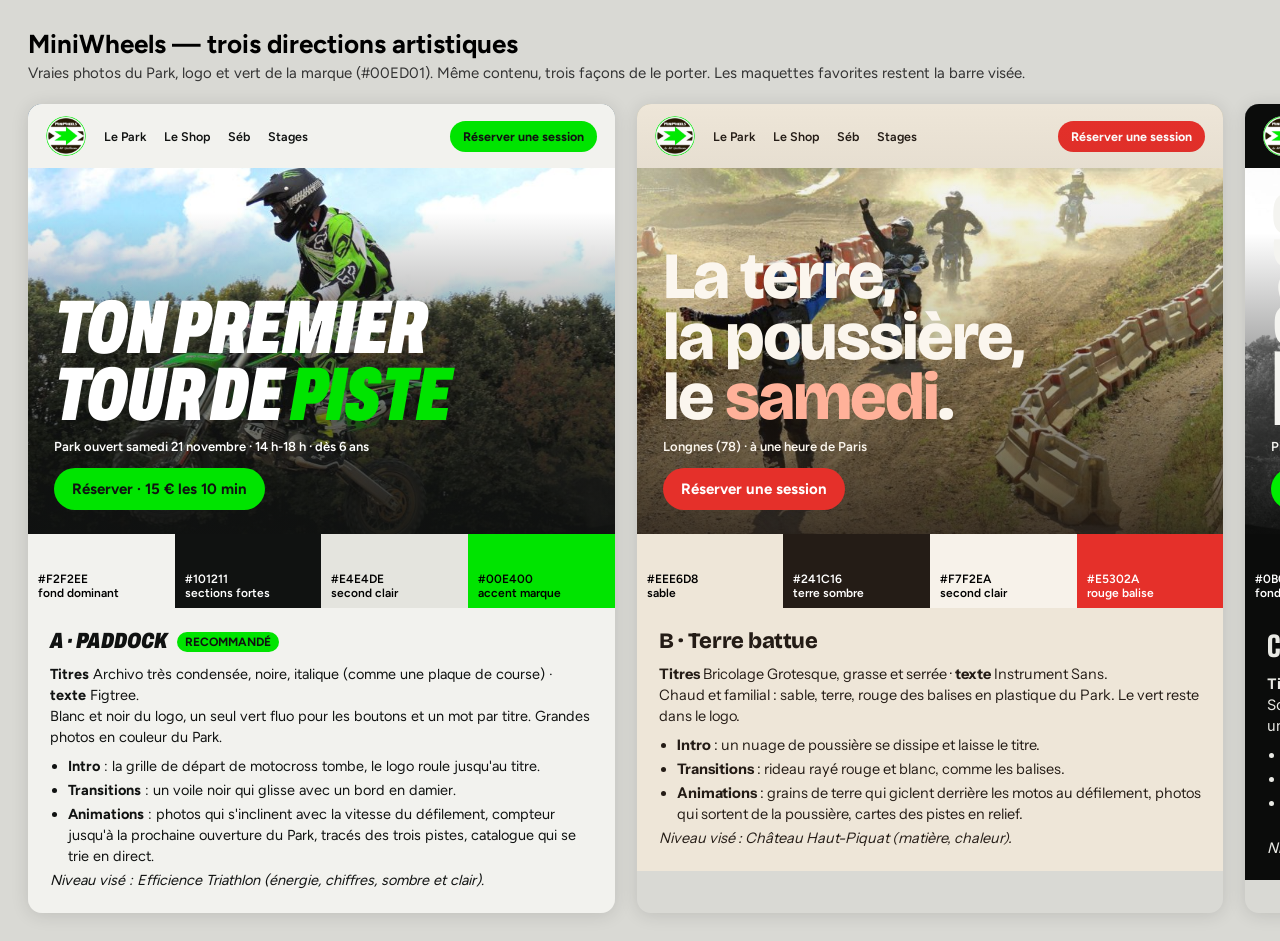
<file: _suivi/planche-directions/index.html>
<!DOCTYPE html>
<html lang="fr"><head><meta charset="utf-8"><title>MiniWheels — trois directions</title>
<style>
@font-face{font-family:Archivo;src:url(archivo.woff2) format('woff2');font-weight:100 900;font-stretch:62% 125%;}
@font-face{font-family:Archivo;src:url(archivo-i.woff2) format('woff2');font-weight:100 900;font-stretch:62% 125%;font-style:italic}
@font-face{font-family:Figtree;src:url(figtree.woff2) format('woff2');font-weight:300 900}
@font-face{font-family:Bricolage;src:url(bricolage.woff2) format('woff2');font-weight:200 800;font-stretch:75% 100%}
@font-face{font-family:Instrument;src:url(instrument.woff2) format('woff2');font-weight:400 700;font-stretch:75% 100%}
@font-face{font-family:BigSh;src:url(bigsh.woff2) format('woff2');font-weight:900}
@font-face{font-family:Inter;src:url(inter.woff2) format('woff2');font-weight:100 900}
*{box-sizing:border-box;margin:0}
body{background:#d9d9d4;font-family:Figtree,sans-serif;padding:28px;width:1860px}
h1.t{font:700 26px Figtree;margin:0 0 4px}
p.s{font:15px Figtree;color:#333;margin-bottom:22px}
.g{display:grid;grid-template-columns:repeat(3,1fr);gap:22px}
.d{border-radius:14px;overflow:hidden;box-shadow:0 2px 18px rgba(0,0,0,.12)}
.hero{position:relative;height:430px;overflow:hidden}
.hero img.ph{position:absolute;inset:0;width:100%;height:100%;object-fit:cover}
.hero .in{position:absolute;inset:0;padding:24px 26px;display:flex;flex-direction:column;justify-content:flex-end}
.nav{position:absolute;top:0;left:0;right:0;display:flex;align-items:center;gap:18px;padding:12px 18px;font-size:12.5px;font-weight:600}
.nav img{width:40px;height:40px;border-radius:50%}
.nav .b{margin-left:auto;padding:8px 13px;border-radius:99px;font-weight:700}
.btn{display:inline-block;padding:12px 18px;border-radius:99px;font-weight:700;font-size:15px;margin-top:14px}
.info{font-size:13px;margin-top:10px;font-weight:600}
.sw{display:flex;height:74px}
.sw div{flex:1;padding:8px 10px;font:600 12px Figtree;display:flex;flex-direction:column;justify-content:flex-end}
.tx{padding:18px 22px 22px;font-size:14.5px;line-height:1.45}
.tx h2{font-size:22px;margin-bottom:6px}
.tx b{font-weight:700}
.tx ul{padding-left:18px;margin-top:8px}
.tx li{margin:3px 0}
.rec{display:inline-block;font:700 12px Figtree;padding:3px 8px;border-radius:99px;margin-left:6px;vertical-align:middle}
/* A */
.A .hero{background:#101211}
.A .nav{background:#f2f2ee;color:#101211}.A .nav .b{background:#00e400;color:#101211}
.A .hero .in{background:linear-gradient(to top,rgba(16,18,17,.88) 0%,rgba(16,18,17,.25) 55%,transparent 75%);color:#fff}
.A h3{font-family:Archivo;font-stretch:62%;font-weight:900;font-style:italic;font-size:76px;line-height:.88;text-transform:uppercase;letter-spacing:-.01em}
.A h3 em{color:#00e400}
.A .btn{background:#00e400;color:#101211}
.A .tx{background:#f2f2ee;color:#101211}.A .tx h2{font-family:Archivo;font-stretch:75%;font-weight:900;font-style:italic;text-transform:uppercase}
/* B */
.B .nav{background:#eee6d8;color:#241c16}.B .nav .b{background:#e5302a;color:#fff}
.B .hero .in{background:linear-gradient(to top,rgba(36,28,22,.85),rgba(36,28,22,.1) 60%,transparent);color:#fbf6ee}
.B h3{font-family:Bricolage;font-weight:800;font-size:66px;line-height:.92;letter-spacing:-.03em}
.B h3 em{font-style:normal;color:#ffb199}
.B .btn{background:#e5302a;color:#fff}
.B .tx{background:#eee6d8;color:#241c16;font-family:Instrument}.B .tx h2{font-family:Bricolage;font-weight:800;letter-spacing:-.02em}
/* C */
.C .hero{background:#0b0c0b}
.C .hero img.ph{filter:grayscale(1) contrast(1.08)}
.C .nav{background:#0b0c0b;color:#f4f4f0}.C .nav .b{background:#00ed01;color:#0b0c0b}
.C .hero .in{background:linear-gradient(to top,rgba(11,12,11,.9),transparent 70%);color:#f4f4f0}
.C h3{font-family:BigSh;font-weight:900;font-size:92px;line-height:.86;text-transform:uppercase}
.C h3 em{font-style:normal;color:#00ed01}
.C .btn{background:#00ed01;color:#0b0c0b}
.C .tx{background:#0b0c0b;color:#e9e9e4;font-family:Inter}.C .tx h2{font-family:BigSh;font-weight:900;text-transform:uppercase;font-size:28px}
</style></head><body>
<h1 class="t">MiniWheels — trois directions artistiques</h1>
<p class="s">Vraies photos du Park, logo et vert de la marque (#00ED01). Même contenu, trois façons de le porter. Les maquettes favorites restent la barre visée.</p>
<div class="g">
 <section class="d A">
  <div class="hero"><img class="ph" src="a.jpg" alt="">
   <div class="nav"><img src="logo.jpg" alt=""><span>Le Park</span><span>Le Shop</span><span>Séb</span><span>Stages</span><span class="b">Réserver une session</span></div>
   <div class="in"><h3>Ton premier<br>tour de <em>piste</em></h3><div class="info">Park ouvert samedi 21 novembre · 14 h-18 h · dès 6 ans</div><div><span class="btn">Réserver · 15 € les 10 min</span></div></div>
  </div>
  <div class="sw"><div style="background:#f2f2ee">#F2F2EE<br>fond dominant</div><div style="background:#101211;color:#fff">#101211<br>sections fortes</div><div style="background:#e4e4de">#E4E4DE<br>second clair</div><div style="background:#00e400">#00E400<br>accent marque</div></div>
  <div class="tx"><h2>A · Paddock <span class="rec" style="background:#00e400">Recommandé</span></h2>
   <b>Titres</b> Archivo très condensée, noire, italique (comme une plaque de course) · <b>texte</b> Figtree.<br>
   Blanc et noir du logo, un seul vert fluo pour les boutons et un mot par titre. Grandes photos en couleur du Park.
   <ul><li><b>Intro</b> : la grille de départ de motocross tombe, le logo roule jusqu'au titre.</li>
   <li><b>Transitions</b> : un voile noir qui glisse avec un bord en damier.</li>
   <li><b>Animations</b> : photos qui s'inclinent avec la vitesse du défilement, compteur jusqu'à la prochaine ouverture du Park, tracés des trois pistes, catalogue qui se trie en direct.</li></ul>
   <i>Niveau visé : Efficience Triathlon (énergie, chiffres, sombre et clair).</i></div>
 </section>
 <section class="d B">
  <div class="hero"><img class="ph" src="b.jpg" alt="">
   <div class="nav"><img src="logo.jpg" alt=""><span>Le Park</span><span>Le Shop</span><span>Séb</span><span>Stages</span><span class="b">Réserver une session</span></div>
   <div class="in"><h3>La terre,<br>la poussière,<br>le <em>samedi</em>.</h3><div class="info">Longnes (78) · à une heure de Paris</div><div><span class="btn">Réserver une session</span></div></div>
  </div>
  <div class="sw"><div style="background:#eee6d8">#EEE6D8<br>sable</div><div style="background:#241c16;color:#fff">#241C16<br>terre sombre</div><div style="background:#f7f2ea">#F7F2EA<br>second clair</div><div style="background:#e5302a;color:#fff">#E5302A<br>rouge balise</div></div>
  <div class="tx"><h2>B · Terre battue</h2>
   <b>Titres</b> Bricolage Grotesque, grasse et serrée · <b>texte</b> Instrument Sans.<br>
   Chaud et familial : sable, terre, rouge des balises en plastique du Park. Le vert reste dans le logo.
   <ul><li><b>Intro</b> : un nuage de poussière se dissipe et laisse le titre.</li>
   <li><b>Transitions</b> : rideau rayé rouge et blanc, comme les balises.</li>
   <li><b>Animations</b> : grains de terre qui giclent derrière les motos au défilement, photos qui sortent de la poussière, cartes des pistes en relief.</li></ul>
   <i>Niveau visé : Château Haut-Piquat (matière, chaleur).</i></div>
 </section>
 <section class="d C">
  <div class="hero"><img class="ph" src="c.jpg" alt="">
   <div class="nav"><img src="logo.jpg" alt=""><span>Le Park</span><span>Le Shop</span><span>Séb</span><span>Stages</span><span class="b">Réserver</span></div>
   <div class="in"><h3>Shop<br>&amp; <em>Park</em><br>by Séb</h3><div class="info">Pit bikes · Shop · Park · Seb'One Academy</div><div><span class="btn">Réserver une session</span></div></div>
  </div>
  <div class="sw"><div style="background:#0b0c0b;color:#fff">#0B0C0B<br>fond dominant</div><div style="background:#1b1d1b;color:#fff">#1B1D1B<br>second sombre</div><div style="background:#f4f4f0">#F4F4F0<br>catalogue, formulaires</div><div style="background:#00ed01">#00ED01<br>vert néon</div></div>
  <div class="tx"><h2>C · Grand prix de nuit</h2>
   <b>Titres</b> Big Shoulders Display, très haute · <b>texte</b> Inter.<br>
   Sombre et spectaculaire, dans l'esprit du site actuel : photos en noir et blanc, un seul vert néon. Catalogue et formulaires sur fond clair.
   <ul><li><b>Intro</b> : un compte-tours monte, le logo s'allume en vert.</li>
   <li><b>Transitions</b> : un voile noir qui part en biais, comme un virage.</li>
   <li><b>Animations</b> : la couleur revient sur les photos à leur arrivée, mots géants qui filent, lueur verte sous la souris.</li></ul>
   <i>Niveau visé : Laure Polin (sombre tenu). Plus risqué pour un public familial.</i></div>
 </section>
</div>
</body></html>
</file>
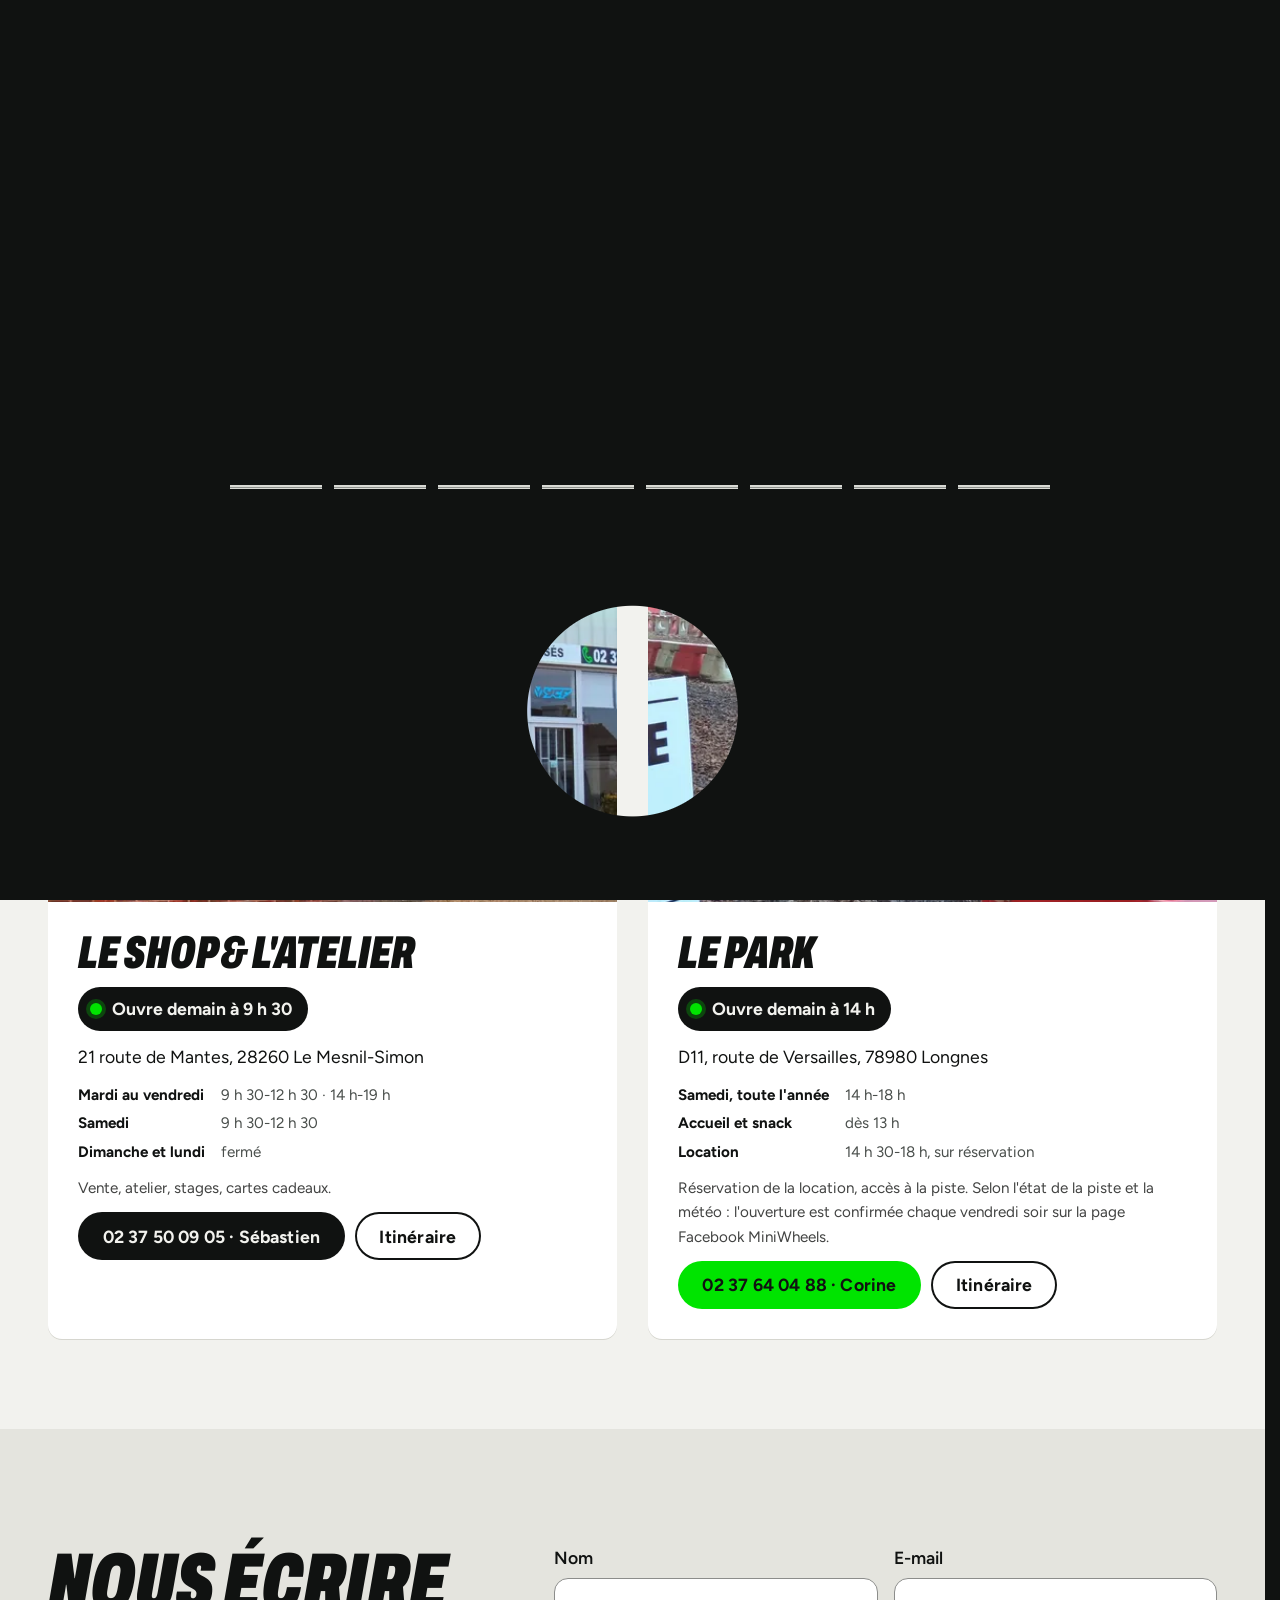
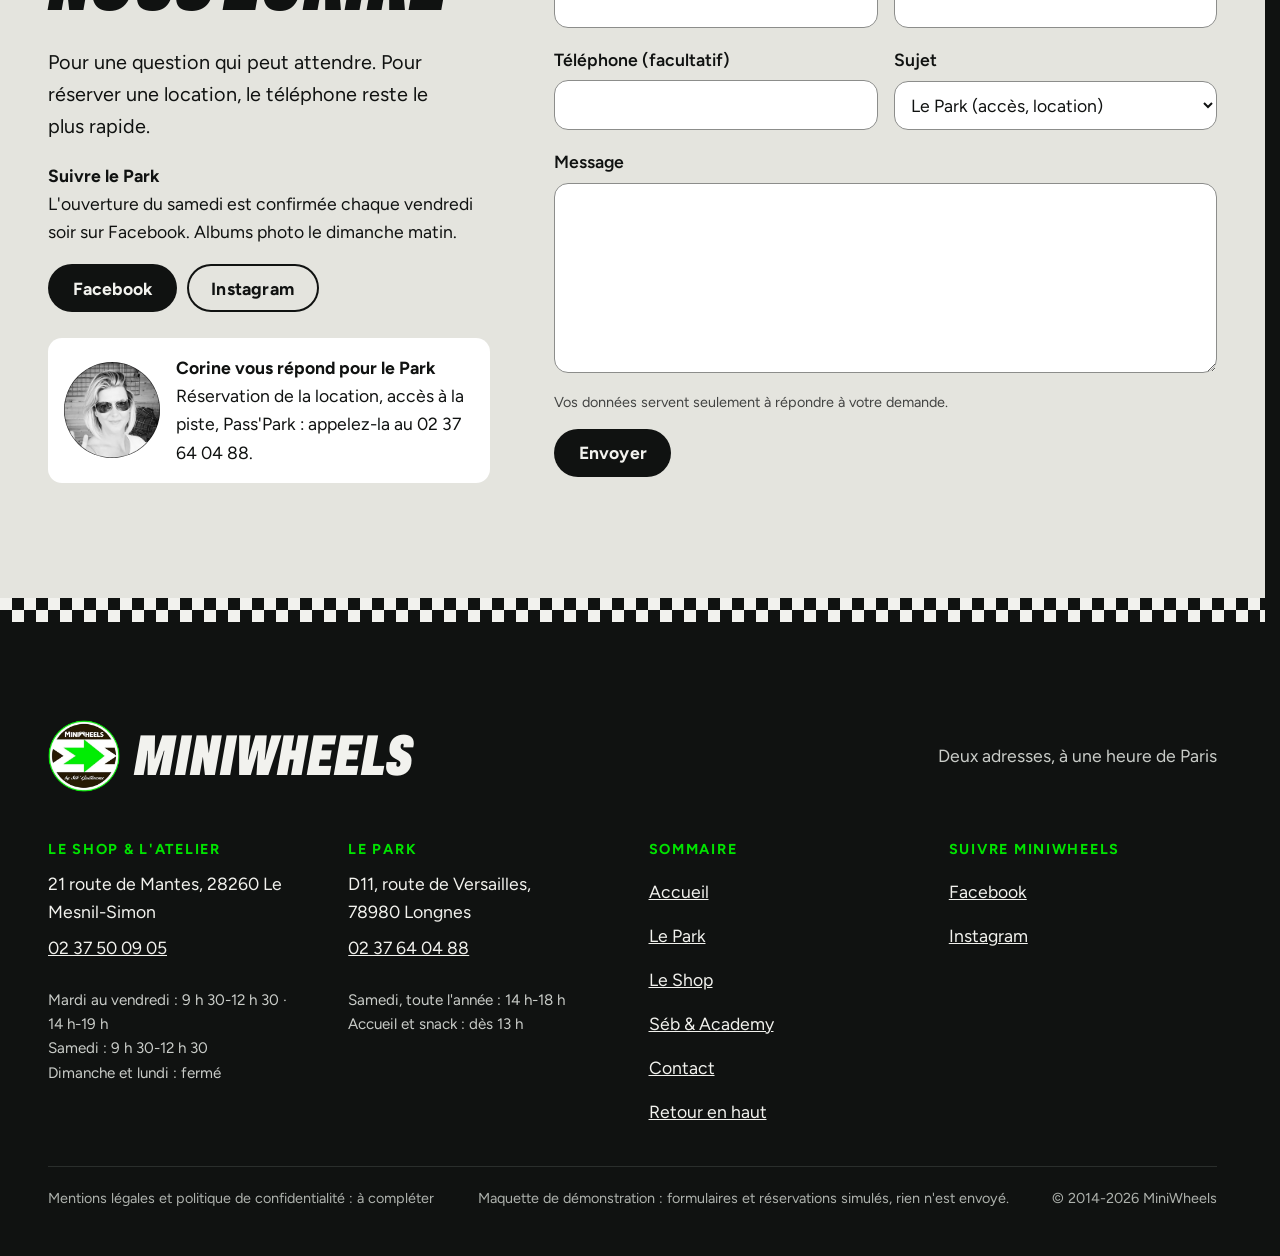
<file: contact.html>
<!doctype html>
<html lang="fr" data-v="2" data-curseur>
<head>
<meta charset="utf-8">
<meta name="viewport" content="width=device-width, initial-scale=1, viewport-fit=cover">
<title>Contact et accès : Shop et Park · MiniWheels</title>
<meta name="description" content="Le Shop au 21 route de Mantes, Le Mesnil-Simon. Le Park sur la D11 à Longnes. Horaires, téléphones, itinéraires et formulaire.">
<meta name="robots" content="noindex, nofollow">
<link rel="canonical" href="https://miniwheels-maquette.vercel.app/contact">
<style>:root{--fond:#f2f2ee;--texte:#101211;--voile-fond:#101211;--ouverture-fond:#101211;--menu-fond:#101211}:root { --entete-h: 72px; --barres-h: 0px; } html { background: var(--fond); color: var(--texte); scrollbar-gutter: stable; } body { margin: 0; background: var(--fond); } html.js:not(.secours):not([data-arrivee="retour"]) [data-anime] { opacity: 0; } html.js:not(.secours):not([data-arrivee="retour"]) [data-anime].vu { opacity: 1; } [data-voile] { position: fixed; inset: 0; z-index: 900; background: var(--voile-fond); transform: translateY(100%); visibility: hidden; pointer-events: none; } html[data-arrivee="voile"]:not(.voile-leve):not(.secours) [data-voile] { transform: none; visibility: visible; } html.secours [data-voile] { visibility: hidden !important; } .ouverture-panneau { position: fixed; inset: 0; z-index: 850; display: none; place-content: center; justify-items: center; background: var(--ouverture-fond, var(--voile-fond)); color: var(--fond); text-align: center; } html.js[data-arrivee="intro"]:not(.secours):not(.intro-finie) .ouverture-panneau { display: grid; } html.defilement-bloque, html.defilement-bloque body, html.js[data-arrivee="intro"]:not(.secours):not(.intro-finie), html.js[data-arrivee="intro"]:not(.secours):not(.intro-finie) body, html[data-arrivee="voile"]:not(.voile-leve):not(.secours), html[data-arrivee="voile"]:not(.voile-leve):not(.secours) body { overflow: hidden; } html.js[data-arrivee="intro"]:not(.secours):not(.intro-finie) { background-color: var(--ouverture-fond, var(--voile-fond)); } html[data-arrivee="voile"]:not(.voile-leve):not(.secours) { background-color: var(--voile-fond); }</style>
<script>(function () {
var d = document.documentElement, ss = null, ls = null;
try { ss = window.sessionStorage; ls = window.localStorage; } catch (e) {}
d.classList.add('js');
var nav = performance.getEntriesByType ? performance.getEntriesByType('navigation')[0] : null;
var type = nav ? nav.type : 'navigate';
var depart = null;
try { depart = JSON.parse(ss.getItem('socle:depart') || 'null'); ss.removeItem('socle:depart'); } catch (e) {}
if (depart && !(Date.now() - depart.t < 15000)) depart = null;
var mode = type === 'back_forward' ? 'retour' : type === 'reload' ? 'intro' : depart ? 'voile' : 'intro';
d.setAttribute('data-arrivee', mode);
if (mode === 'voile' && depart.couleur) d.style.setProperty('--voile-fond', depart.couleur);
if (type === 'reload' && 'scrollRestoration' in history) {
history.scrollRestoration = 'manual';
}
try {
var choisie = ls && ls.getItem('socle:langue');
var langue = (d.lang || '').slice(0, 2);
if (choisie && choisie !== langue && type === 'navigate' && !depart) {
var alt = document.querySelector('link[rel="alternate"][hreflang="' + choisie + '"]');
if (alt) location.replace(new URL(alt.href).pathname + location.search + location.hash);
}
} catch (e) {}
setTimeout(function () { if (!d.classList.contains('demarre')) d.classList.add('secours'); }, 2000);
})();</script>
<link rel="preload" href="/assets/fonts/archivo-italique.woff2" as="font" type="font/woff2" crossorigin>
<link rel="preload" href="/assets/fonts/figtree.woff2" as="font" type="font/woff2" crossorigin>
<link rel="stylesheet" href="/assets/css/socle.css?v=2">
<link rel="stylesheet" href="/assets/css/site.css?v=2">
<link rel="modulepreload" href="/assets/js/site.js?v=2">
<link rel="modulepreload" href="/assets/js/socle/index.js?v=2">
<script src="/assets/vendor/gsap.min.js" defer></script>
<script src="/assets/vendor/ScrollTrigger.min.js" defer></script>
<script src="/assets/vendor/SplitText.min.js" defer></script>
<script type="module" src="/assets/js/site.js?v=2"></script>
<meta name="theme-color" content="#101211">
<link rel="icon" href="/assets/images/favicon.png" type="image/png">
<link rel="apple-touch-icon" href="/assets/images/apple-touch-icon.png">
<meta property="og:type" content="website">
<meta property="og:site_name" content="MiniWheels">
<meta property="og:locale" content="fr_FR">
<meta property="og:title" content="Contact et accès : Shop et Park · MiniWheels">
<meta property="og:description" content="Le Shop au 21 route de Mantes, Le Mesnil-Simon. Le Park sur la D11 à Longnes. Horaires, téléphones, itinéraires et formulaire.">
<meta property="og:url" content="https://miniwheels-maquette.vercel.app/contact">
<meta property="og:image" content="https://miniwheels-maquette.vercel.app/assets/partage/contact-fr.jpg">
<meta property="og:image:width" content="1200">
<meta property="og:image:height" content="630">
<meta property="og:image:alt" content="La façade du Shop MiniWheels">
<meta name="twitter:card" content="summary_large_image">
<script type="application/ld+json">{"@context":"https://schema.org","@graph":[{"@type":"MotorcycleDealer","name":"MiniWheels Shop & atelier","telephone":"+33237500905","address":{"@type":"PostalAddress","streetAddress":"21 route de Mantes","postalCode":"28260","addressLocality":"Le Mesnil-Simon","addressCountry":"FR"},"openingHoursSpecification":[{"@type":"OpeningHoursSpecification","dayOfWeek":["Tuesday","Wednesday","Thursday","Friday"],"opens":"09:30","closes":"12:30"},{"@type":"OpeningHoursSpecification","dayOfWeek":["Tuesday","Wednesday","Thursday","Friday"],"opens":"14:00","closes":"19:00"},{"@type":"OpeningHoursSpecification","dayOfWeek":"Saturday","opens":"09:30","closes":"12:30"}],"founder":{"@type":"Person","name":"Sébastien Guillaume"}},{"@type":"SportsActivityLocation","name":"MiniWheels Park","telephone":"+33237640488","address":{"@type":"PostalAddress","streetAddress":"D11, route de Versailles","postalCode":"78980","addressLocality":"Longnes","addressCountry":"FR"},"openingHoursSpecification":[{"@type":"OpeningHoursSpecification","dayOfWeek":"Saturday","opens":"14:00","closes":"18:00"}]}]}</script>
</head>
<body id="haut">
<div data-voile data-forme="glisse" aria-hidden="true"><div class="voile-contenu"><img src="/assets/images/logo-rond-240.webp" alt="" width="72" height="72"><span data-voile-libelle>Contact</span></div></div>
<div class="ouverture-panneau" data-ouverture aria-hidden="true">
  <img class="ouverture-logo" src="/assets/images/logo-rond-240.webp" alt="" width="120" height="120" data-ouverture-objet>
  <div class="grille-depart" data-effet="grille-depart"><span class="grille-barre" style="--i:0"><b></b></span><span class="grille-barre" style="--i:1"><b></b></span><span class="grille-barre" style="--i:2"><b></b></span><span class="grille-barre" style="--i:3"><b></b></span><span class="grille-barre" style="--i:4"><b></b></span><span class="grille-barre" style="--i:5"><b></b></span><span class="grille-barre" style="--i:6"><b></b></span><span class="grille-barre" style="--i:7"><b></b></span></div>
  <p class="ouverture-ligne">Shop &amp; Park</p>
</div>
<a class="evitement" href="#contenu">Aller au contenu</a>
<header data-entete>
  <div class="entete-rangee">
    <a class="entete-logo" href="/" data-libelle="Accueil">
      <img src="/assets/images/logo-rond-240.webp" alt="" width="44" height="44"><span>MiniWheels</span>
    </a>
    <nav data-nav aria-label="Navigation principale">
      <ul><li><a href="/park" data-libelle="Le Park">Le Park</a></li><li><a href="/shop" data-libelle="Le Shop">Le Shop</a></li><li><a href="/sebastien" data-libelle="Séb &amp; Academy">Séb &amp; Academy</a></li><li><a href="/contact" data-libelle="Contact" aria-current="page">Contact</a></li></ul>
    </nav>
    <div class="entete-actions">
      <a class="bouton" href="/park#reserver" data-libelle="Le Park">Réserver</a>
      <button type="button" data-menu-bouton aria-controls="menu" aria-expanded="false" data-libelle-ouvrir="Menu" data-libelle-fermer="Fermer"><span data-libelle-bouton>Menu</span></button>
      <a class="menu-sansjs" href="#menu" data-menu-lien>Menu</a>
    </div>
  </div>
</header>
<span class="jauge-lecture" data-barre-lecture aria-hidden="true"></span>
<script>/* Avant le premier affichage : rangées de la navigation (même règle que ajusterNav dans assets/js/socle/entete.js)
   et hauteur réelle de l'en-tête, pour que rien ne saute quand le JavaScript du site prend la main. */
(function () {
  var h = document.documentElement, u = document.querySelector('[data-nav] ul'), e = document.querySelector('[data-entete]');
  if (u) {
    var deborde = function () { return u.scrollWidth > u.clientWidth + 1; }, c = deborde();
    if (c && window.matchMedia('(min-width: 900px)').matches) {
      h.classList.add('nav-deux-rangees'); c = deborde();
      if (c) { h.classList.add('nav-deux-lignes'); var a = u.querySelector('a'); c = !a || u.getBoundingClientRect().height > a.getBoundingClientRect().height * 2.5; }
      if (c) h.classList.remove('nav-deux-rangees', 'nav-deux-lignes');
    }
    if (c) h.classList.add('nav-compacte');
  }
  if (e) h.style.setProperty('--entete-h', Math.round(e.getBoundingClientRect().height) + 'px');
})();</script>
<span id="menu-ferme" aria-hidden="true"></span>
<div id="menu" data-menu role="dialog" aria-modal="true" aria-label="Menu">
  <p class="menu-sansjs-fermer"><a href="#menu-ferme">Fermer</a></p>
  <ul><li style="--i:0"><a href="/" class="menu-lien" data-libelle="Accueil">Accueil</a></li><li style="--i:1"><a href="/park" class="menu-lien" data-libelle="Le Park">Le Park</a></li><li style="--i:2"><a href="/shop" class="menu-lien" data-libelle="Le Shop">Le Shop</a></li><li style="--i:3"><a href="/sebastien" class="menu-lien" data-libelle="Séb &amp; Academy">Séb &amp; Academy</a></li><li style="--i:4"><a href="/contact" class="menu-lien" data-libelle="Contact" aria-current="page">Contact</a></li></ul>
  <p class="menu-actions"><a href="/park#reserver" class="bouton" data-libelle="Le Park">Réserver une session</a><a class="bouton bouton--contour" href="tel:+33237640488">Appeler le Park</a><a class="bouton bouton--contour" href="tel:+33237500905">Appeler le Shop</a></p>
</div>
<script type="application/json" id="donnees-horaires">{"horaires":{"fuseau":"Europe/Paris","shop":{"nom":"Le Shop & l'atelier","plages":{"2":[["09:30","12:30"],["14:00","19:00"]],"3":[["09:30","12:30"],["14:00","19:00"]],"4":[["09:30","12:30"],["14:00","19:00"]],"5":[["09:30","12:30"],["14:00","19:00"]],"6":[["09:30","12:30"]]},"lignes":[["Mardi au vendredi","9 h 30-12 h 30 · 14 h-19 h"],["Samedi","9 h 30-12 h 30"],["Dimanche et lundi","fermé"]]},"park":{"nom":"Le Park","plages":{"6":[["14:00","18:00"]]},"lignes":[["Samedi, toute l'année","14 h-18 h"],["Accueil et snack","dès 13 h"],["Location","14 h 30-18 h, sur réservation"]],"reserve":"Selon l'état de la piste et la météo : l'ouverture est confirmée chaque vendredi soir sur la page Facebook MiniWheels."},"semaine":[{"j":1,"court":"Lun","texte":"Repos"},{"j":2,"court":"Mar","texte":"Shop 9 h 30-19 h"},{"j":3,"court":"Mer","texte":"Shop · stages un mercredi sur deux","stage":true},{"j":4,"court":"Jeu","texte":"Shop 9 h 30-19 h"},{"j":5,"court":"Ven","texte":"Shop 9 h 30-19 h"},{"j":6,"court":"Sam","texte":"Park 14 h-18 h","park":true,"plus":"Shop le matin"},{"j":0,"court":"Dim","texte":"Repos"}]},"textes":{"ouvert":"Ouvert jusqu'à {h}","ouvreAuj":"Ouvre aujourd'hui à {h}","ouvreDemain":"Ouvre demain à {h}","ouvreJour":"Ouvre {jour} à {h}","parkOuvert":"Le Park roule jusqu'à {h}"}}</script>
<main id="contenu" tabindex="-1" data-page="contact">
<section class="page-contact-tete" id="debut" data-tete>
  <div class="conteneur">
    <p class="surtitre h-suite">Contact</p>
    <h1 class="titre"><span class="ligne-masque"><span class="h-ligne">Deux adresses,</span></span><span class="ligne-masque"><span class="h-ligne"><span class="surligne">un numéro par lieu</span></span></span></h1>
    <p class="intro h-suite masque-ecran-bas">Le Shop et l&#39;atelier au Mesnil-Simon (28), le Park à Longnes (78) : deux adresses à une heure de Paris, un numéro pour chacune.</p>
    <p class="tete-actions h-suite">
      <span class="statut statut--clair" data-statut="shop" data-info-cle>Mardi au vendredi · 9 h 30-12 h 30 · 14 h-19 h</span>
      <a class="bouton" href="tel:+33237640488" data-action-principale>Appeler le Park · 02 37 64 04 88</a>
      <a class="bouton bouton--sombre" href="tel:+33237500905">Appeler le Shop · 02 37 50 09 05</a>
    </p>
    <div class="lieux" data-anime="cascade" data-iris-centre>
      <article class="lieu">
    <figure class="media lieu-media" data-fx="zoom" style="--cadrage:50% 50%;aspect-ratio:3 / 2">
  <picture>
    <img src="/assets/images/shop-facade-784.webp" srcset="/assets/images/shop-facade-480.webp 480w, /assets/images/shop-facade-640.webp 640w, /assets/images/shop-facade-784.webp 784w" sizes="(max-width: 760px) 100vw, 50vw" alt="La façade du Shop MiniWheels au Mesnil-Simon : réparation toutes marques, vente neuf et occasion" width="784" height="523" fetchpriority="high" loading="eager" decoding="async">
  </picture>
</figure>
    <div class="lieu-corps">
      <h2>Le Shop &amp; l&#39;atelier</h2>
      <p><span class="statut" data-statut="shop">Mardi au vendredi · 9 h 30-12 h 30 · 14 h-19 h</span></p>
      <p>21 route de Mantes, 28260 Le Mesnil-Simon</p>
      <dl class="lieu-horaires"><dt>Mardi au vendredi</dt><dd>9 h 30-12 h 30 · 14 h-19 h</dd><dt>Samedi</dt><dd>9 h 30-12 h 30</dd><dt>Dimanche et lundi</dt><dd>fermé</dd></dl>
      <p class="petit">Vente, atelier, stages, cartes cadeaux.</p>
      <p class="lieu-actions">
        <a class="bouton bouton--sombre" href="tel:+33237500905">02 37 50 09 05 · Sébastien</a>
        <a class="bouton bouton--contour" href="http://bit.ly/MW-Trouver-SHOP" target="_blank" rel="noopener">Itinéraire</a>
      </p>
    </div>
  </article>
      <article class="lieu">
    <figure class="media lieu-media" data-fx="zoom" style="--cadrage:50% 50%;aspect-ratio:3 / 2">
  <picture>
    <img src="/assets/images/contact-park-784.webp" srcset="/assets/images/contact-park-480.webp 480w, /assets/images/contact-park-640.webp 640w, /assets/images/contact-park-784.webp 784w" sizes="(max-width: 760px) 100vw, 50vw" alt="L&#39;entrée de la piste éducative du Park, balises rouges et blanches" width="784" height="980" loading="lazy" decoding="async">
  </picture>
</figure>
    <div class="lieu-corps">
      <h2>Le Park</h2>
      <p><span class="statut" data-statut="park">Samedi, toute l&#39;année · 14 h-18 h</span></p>
      <p>D11, route de Versailles, 78980 Longnes</p>
      <dl class="lieu-horaires"><dt>Samedi, toute l&#39;année</dt><dd>14 h-18 h</dd><dt>Accueil et snack</dt><dd>dès 13 h</dd><dt>Location</dt><dd>14 h 30-18 h, sur réservation</dd></dl>
      <p class="petit">Réservation de la location, accès à la piste. Selon l&#39;état de la piste et la météo : l&#39;ouverture est confirmée chaque vendredi soir sur la page Facebook MiniWheels.</p>
      <p class="lieu-actions">
        <a class="bouton" href="tel:+33237640488">02 37 64 04 88 · Corine</a>
        <a class="bouton bouton--contour" href="http://bit.ly/MW-Trouver-PARK" target="_blank" rel="noopener">Itinéraire</a>
      </p>
    </div>
  </article>
    </div>
  </div>
</section>
<section class="clair2" id="ecrire">
  <div class="conteneur formulaire-grille">
    <div>
      <h2 class="titre" data-anime="lignes">Nous écrire</h2>
      <p class="intro" data-anime>Pour une question qui peut attendre. Pour réserver une location, le téléphone reste le plus rapide.</p>
      <div data-anime>
        <p><b>Suivre le Park</b><br>L&#39;ouverture du samedi est confirmée chaque vendredi soir sur Facebook. Albums photo le dimanche matin.</p>
        <p class="reseaux">
          <a class="bouton bouton--sombre" href="https://www.facebook.com/MiniWheels.Bike" target="_blank" rel="noopener" aria-label="Facebook (nouvel onglet)">Facebook</a>
          <a class="bouton bouton--contour" href="https://www.instagram.com/miniwheels.bike/" target="_blank" rel="noopener" aria-label="Instagram (nouvel onglet)">Instagram</a>
        </p>
      </div>
      <div class="corine" data-anime>
        <figure class="media " style="--cadrage:50% 50%;aspect-ratio:1">
  <picture>
    <img src="/assets/images/equipe-coco-784.webp" srcset="/assets/images/equipe-coco-480.webp 480w, /assets/images/equipe-coco-640.webp 640w, /assets/images/equipe-coco-784.webp 784w" sizes="96px" alt="Coco, à l&#39;accueil et derrière l&#39;appareil photo" width="784" height="784" loading="lazy" decoding="async">
  </picture>
</figure>
        <p><b>Corine vous répond pour le Park</b><br>Réservation de la location, accès à la piste, Pass&#39;Park : appelez-la au 02 37 64 04 88.</p>
      </div>
    </div>
    <form class="formulaire" data-formulaire novalidate data-anime>
      <div class="champs-deux">
        <div class="champ"><label for="f-nom">Nom</label><input id="f-nom" name="nom" autocomplete="name" required></div>
        <div class="champ"><label for="f-email">E-mail</label><input id="f-email" name="email" type="email" autocomplete="email" required></div>
      </div>
      <div class="champs-deux">
        <div class="champ"><label for="f-tel">Téléphone (facultatif)</label><input id="f-tel" name="tel" type="tel" autocomplete="tel"></div>
        <div class="champ"><label for="f-sujet">Sujet</label>
          <select id="f-sujet" name="sujet">
            <option value="park">Le Park (accès, location)</option>
            <option value="shop">Le Shop (véhicule, équipement)</option>
            <option value="atelier">L&#39;atelier (réparation, entretien)</option>
            <option value="stage">Un stage Seb&#39;One Academy</option>
            <option value="cadeau">Une carte cadeau</option>
          </select>
        </div>
      </div>
      <div class="champ"><label for="f-message">Message</label><textarea id="f-message" name="message" rows="6" required data-modele-prefixe="Je suis intéressé par : "></textarea></div>
      <p class="mention-donnees">Vos données servent seulement à répondre à votre demande.</p>
      <button type="submit" class="bouton bouton--sombre">Envoyer</button>
      <p data-message-envoi hidden></p>
    </form>
  </div>
  <div class="damier" aria-hidden="true"></div>
</section>
</main>
<footer class="pied" id="pied">
  <div class="conteneur pied-tete">
    <a class="pied-logo" href="/" data-libelle="Accueil"><img src="/assets/images/logo-rond-240.webp" alt="" width="72" height="72"><span>MiniWheels</span></a>
    <p class="pied-accroche">Deux adresses, à une heure de Paris</p>
  </div>
  <div class="conteneur pied-grille">
    <div class="pied-lieu">
      <p class="pied-titre">Le Shop &amp; l&#39;atelier</p>
      <p>21 route de Mantes, 28260 Le Mesnil-Simon<br><a href="tel:+33237500905">02 37 50 09 05</a></p>
      <p class="pied-horaires">Mardi au vendredi : 9 h 30-12 h 30 · 14 h-19 h<br>Samedi : 9 h 30-12 h 30<br>Dimanche et lundi : fermé<br></p>
    </div>
    <div class="pied-lieu">
      <p class="pied-titre">Le Park</p>
      <p>D11, route de Versailles, 78980 Longnes<br><a href="tel:+33237640488">02 37 64 04 88</a></p>
      <p class="pied-horaires">Samedi, toute l&#39;année : 14 h-18 h<br>Accueil et snack : dès 13 h<br></p>
    </div>
    <nav aria-label="Sommaire">
      <p class="pied-titre">Sommaire</p>
      <ul><li><a href="/" data-libelle="Accueil">Accueil</a></li><li><a href="/park" data-libelle="Le Park">Le Park</a></li><li><a href="/shop" data-libelle="Le Shop">Le Shop</a></li><li><a href="/sebastien" data-libelle="Séb &amp; Academy">Séb &amp; Academy</a></li><li><a href="/contact" data-libelle="Contact" aria-current="page">Contact</a></li><li><a href="#haut" data-sans-transition>Retour en haut</a></li></ul>
    </nav>
    <div>
      <p class="pied-titre">Suivre MiniWheels</p>
      <ul>
        <li><a href="https://www.facebook.com/MiniWheels.Bike" target="_blank" rel="noopener" aria-label="Facebook (nouvel onglet)">Facebook</a></li>
        <li><a href="https://www.instagram.com/miniwheels.bike/" target="_blank" rel="noopener" aria-label="Instagram (nouvel onglet)">Instagram</a></li>
      </ul>
    </div>
  </div>
  <div class="conteneur pied-bas"><p>Mentions légales et politique de confidentialité : à compléter</p><p>Maquette de démonstration : formulaires et réservations simulés, rien n&#39;est envoyé.</p><p>© 2014-2026 MiniWheels</p></div>
</footer>
<div data-barre-fixe>
  <a class="bouton bouton--contour" href="tel:+33237640488">Appeler</a>
  <a class="bouton" href="/park#reserver" data-libelle="Le Park">Réserver</a>
</div>
</body>
</html>
</file>
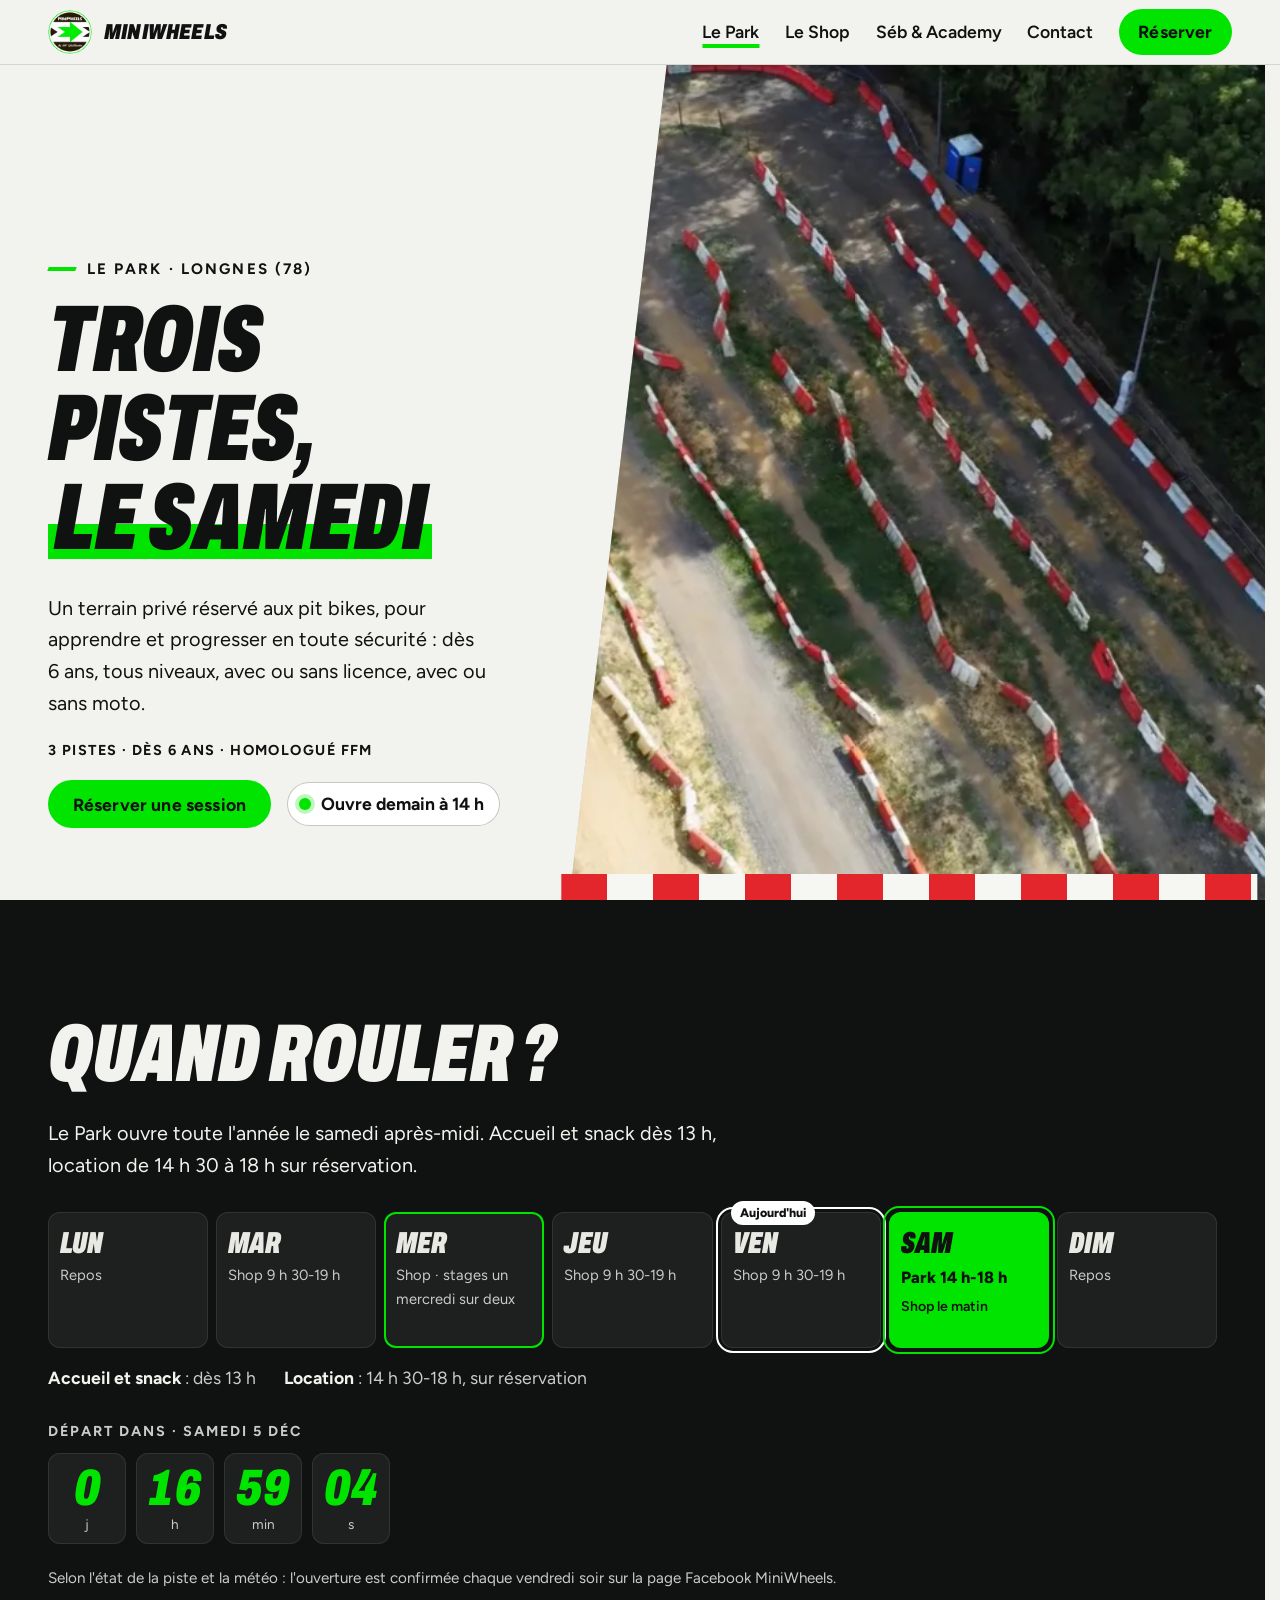
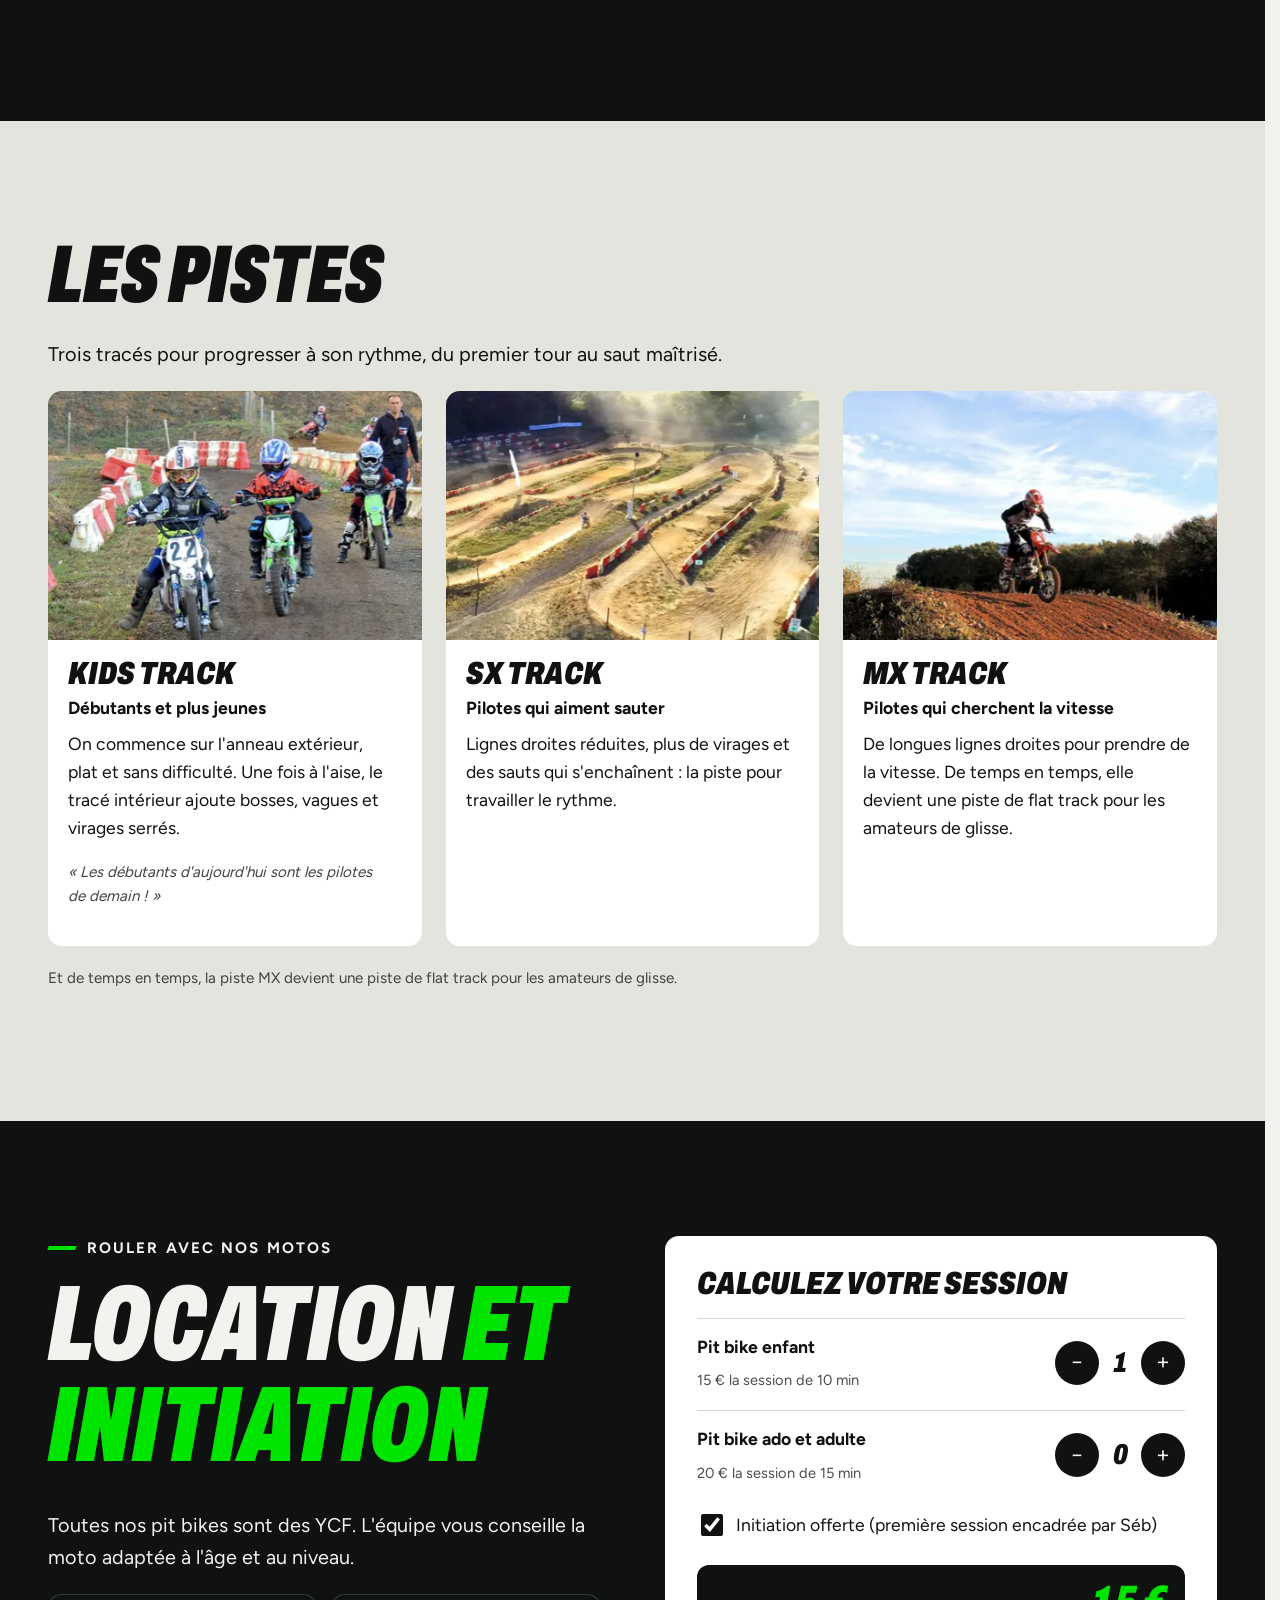
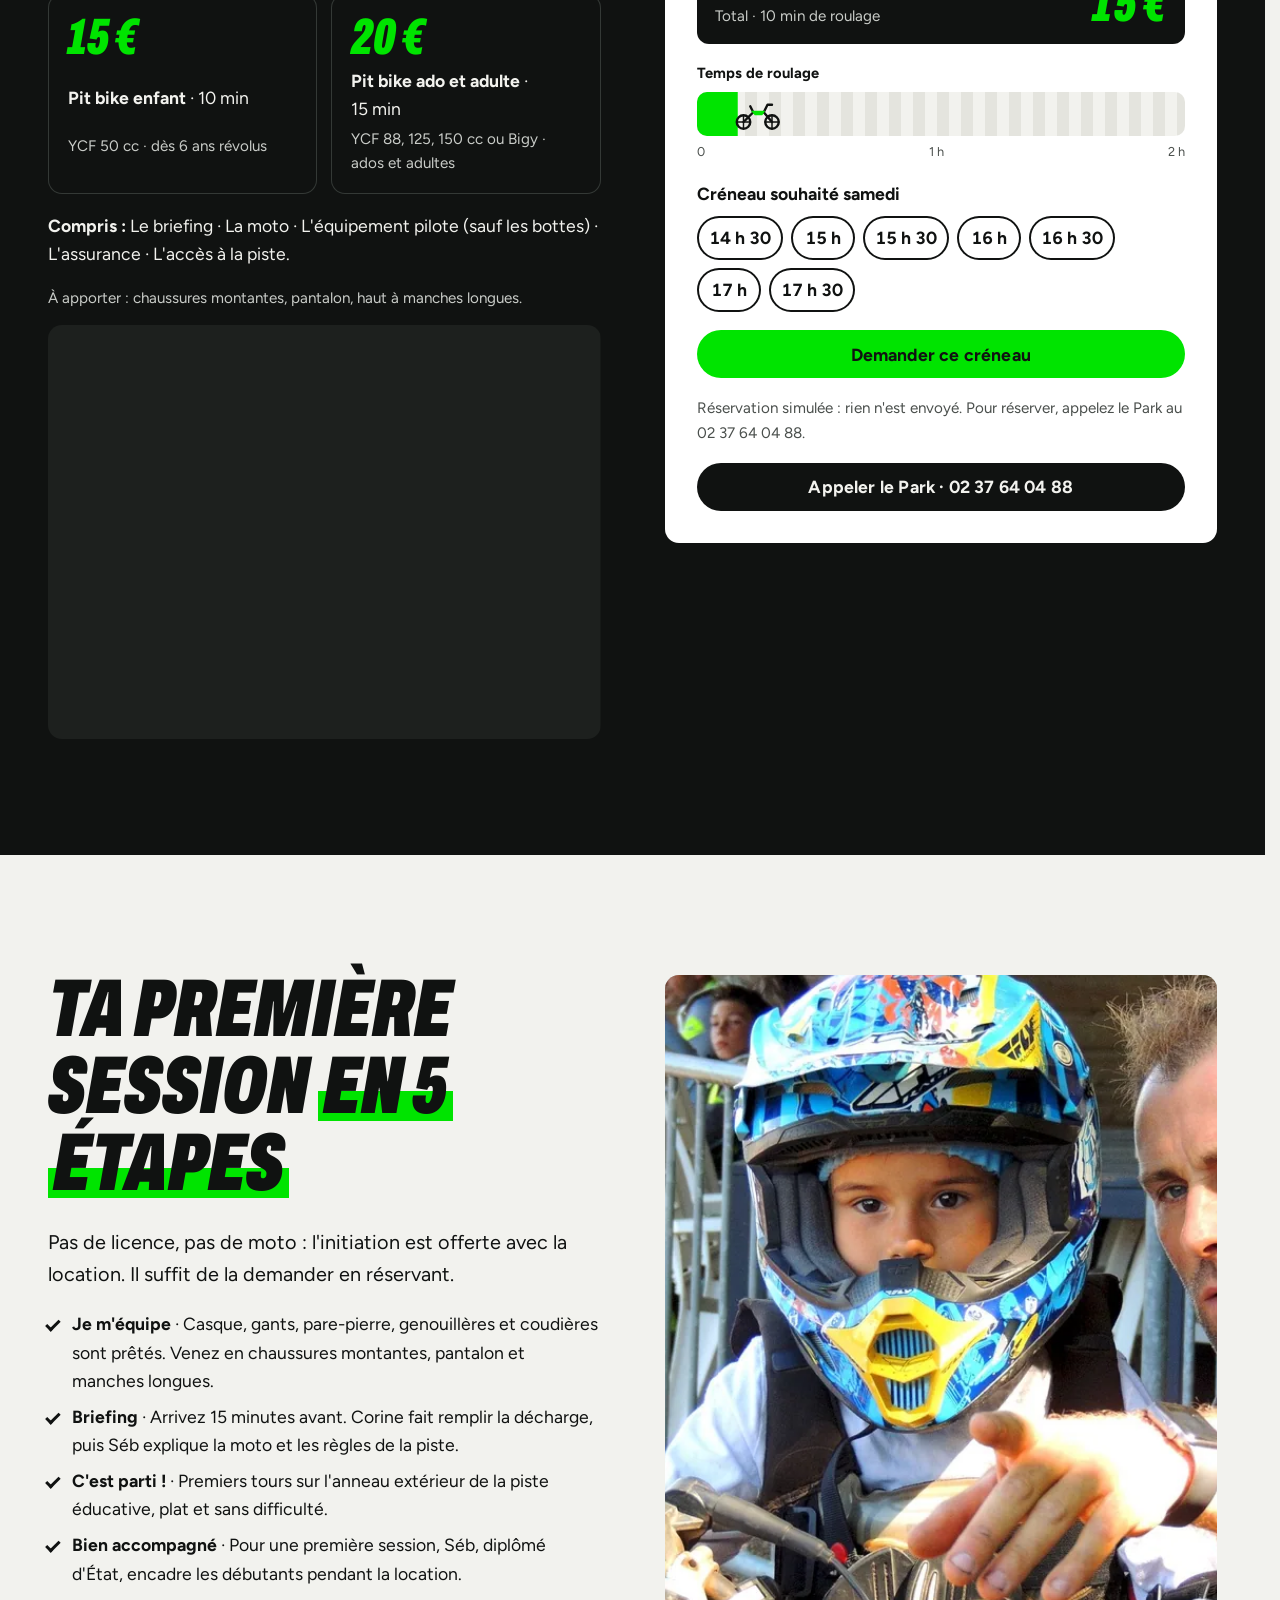
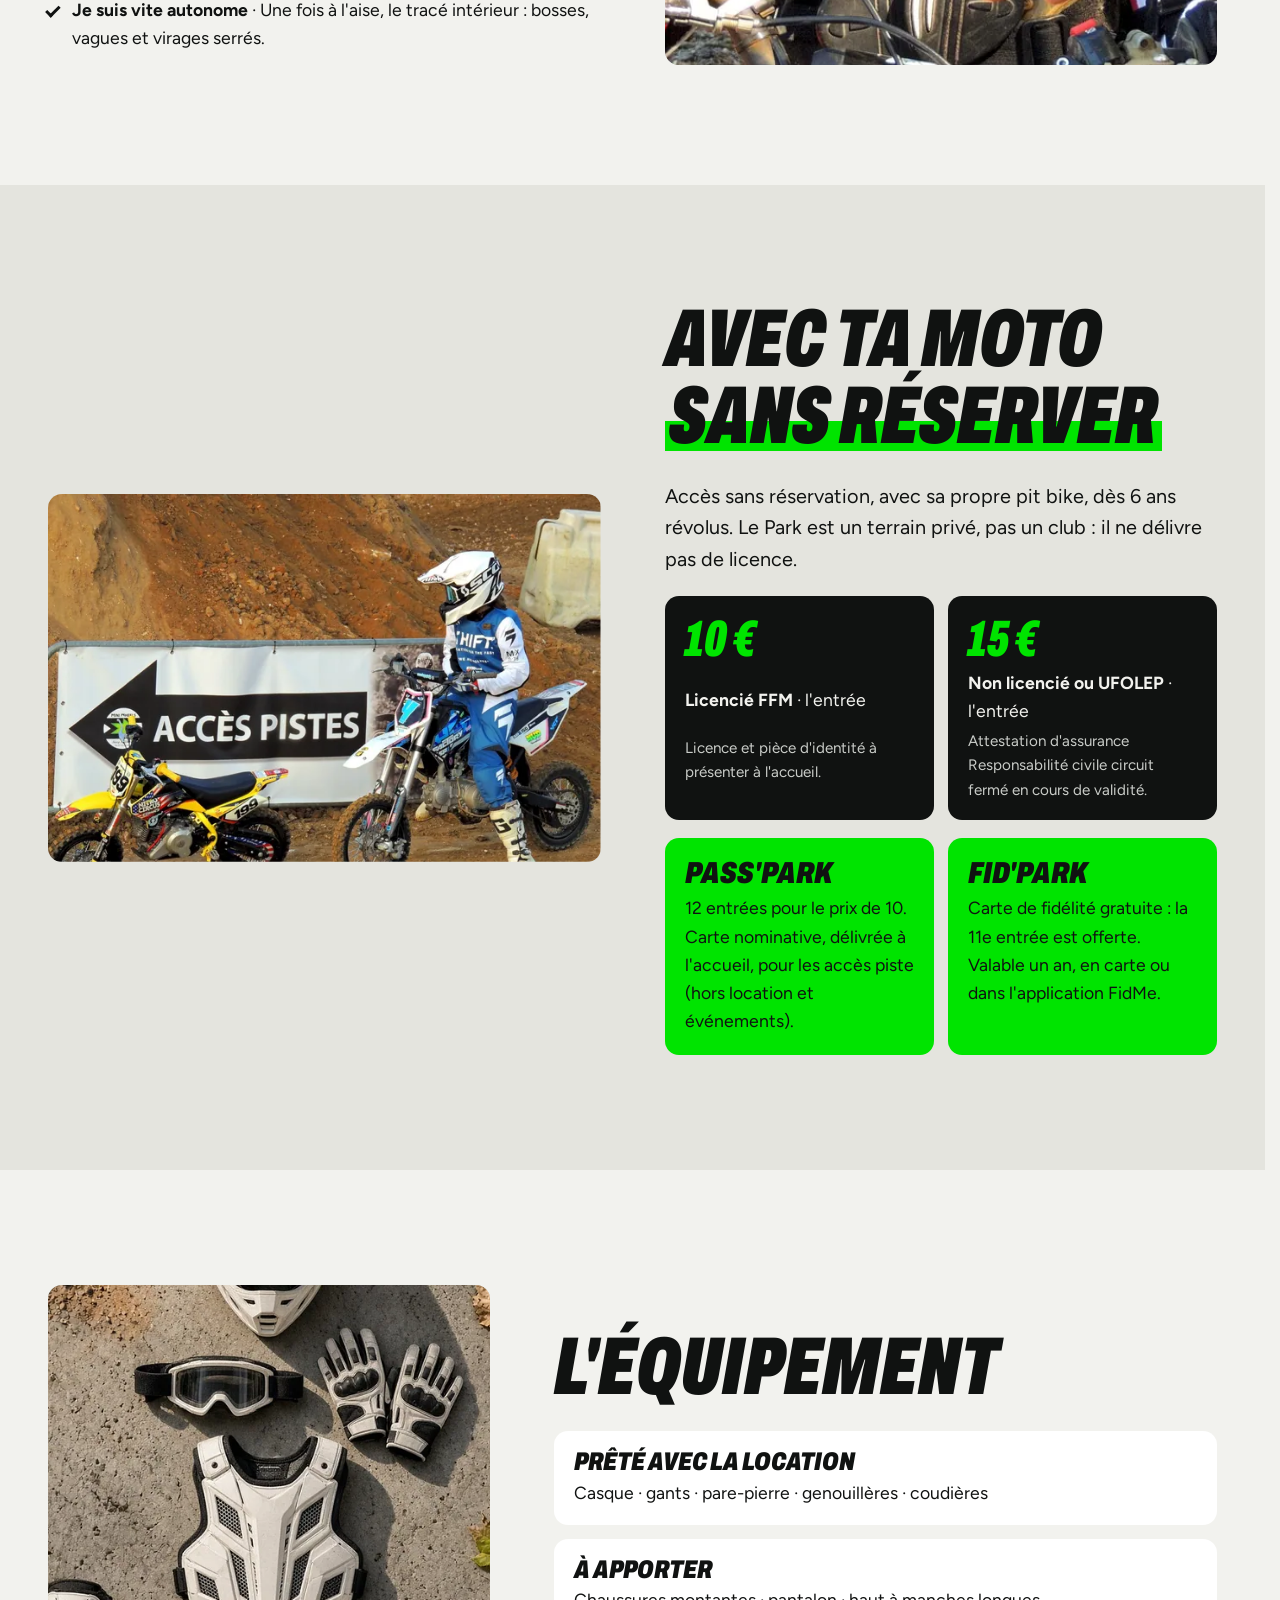
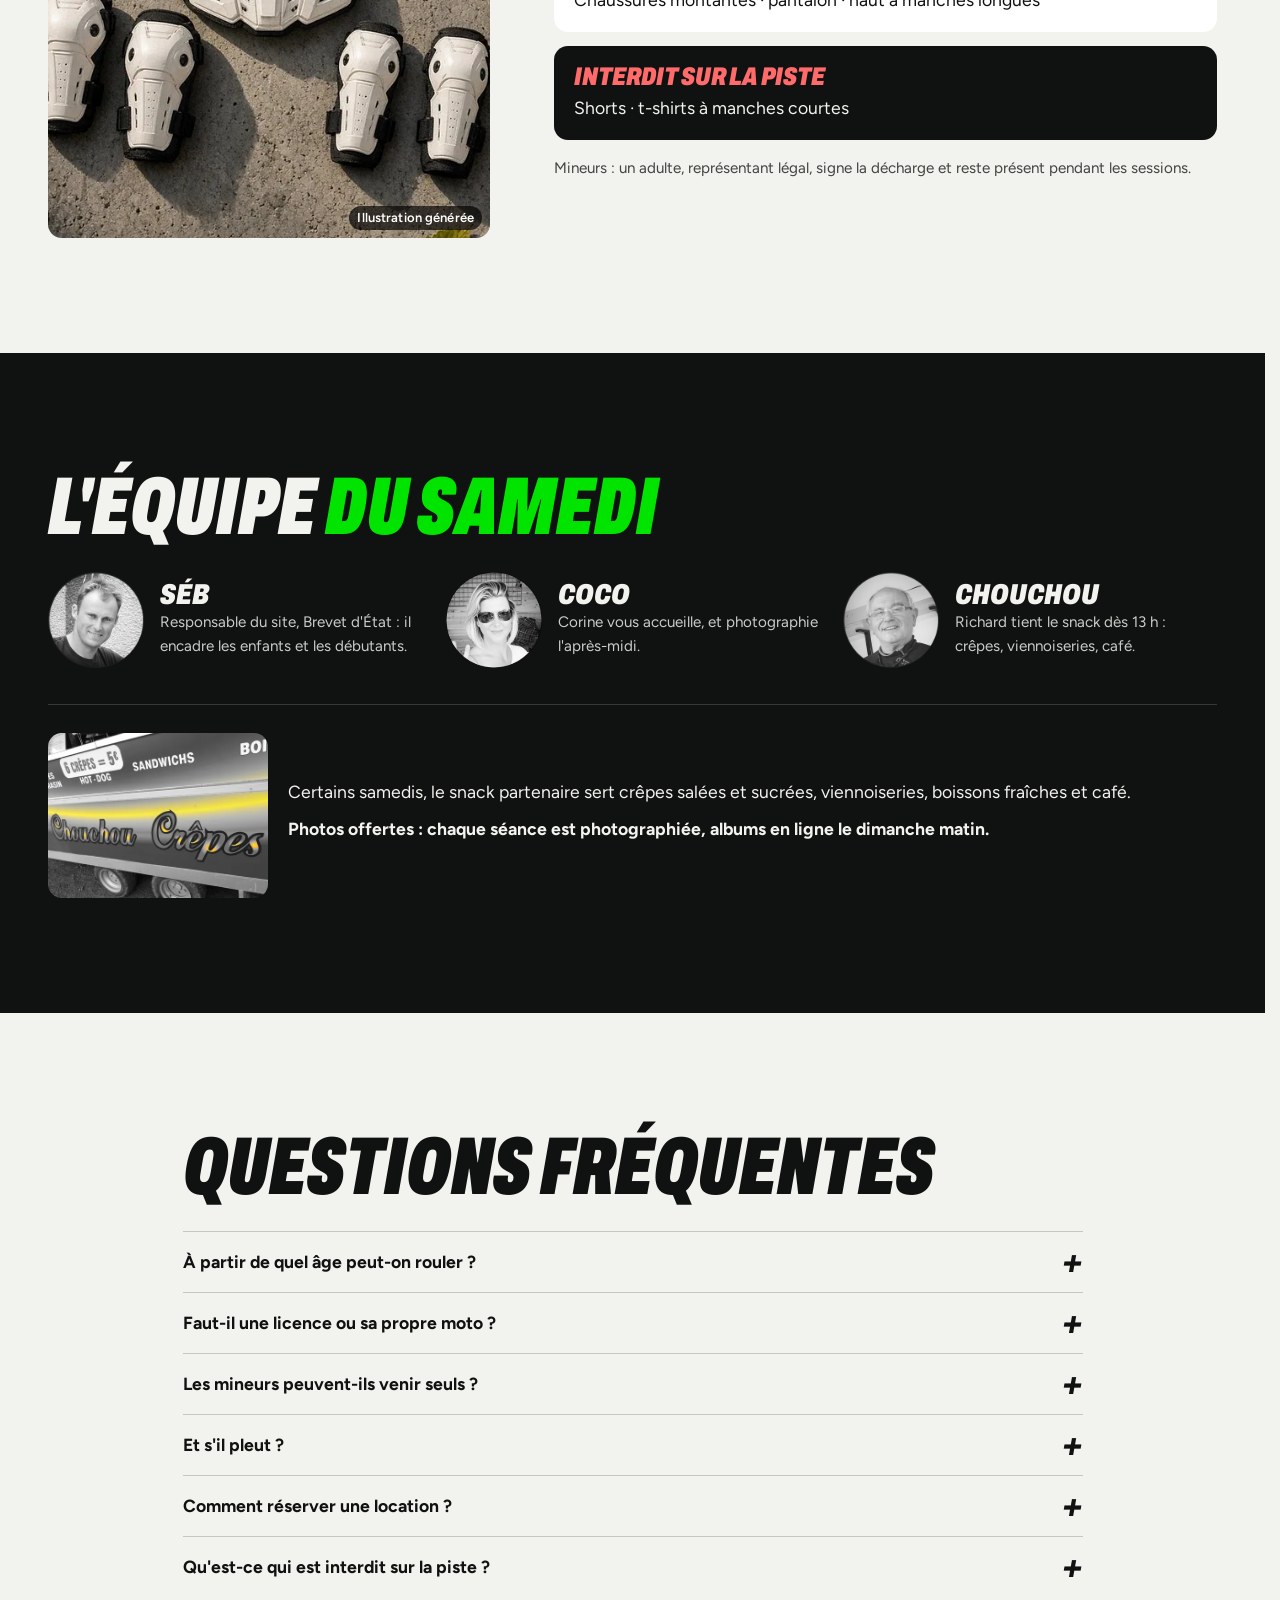
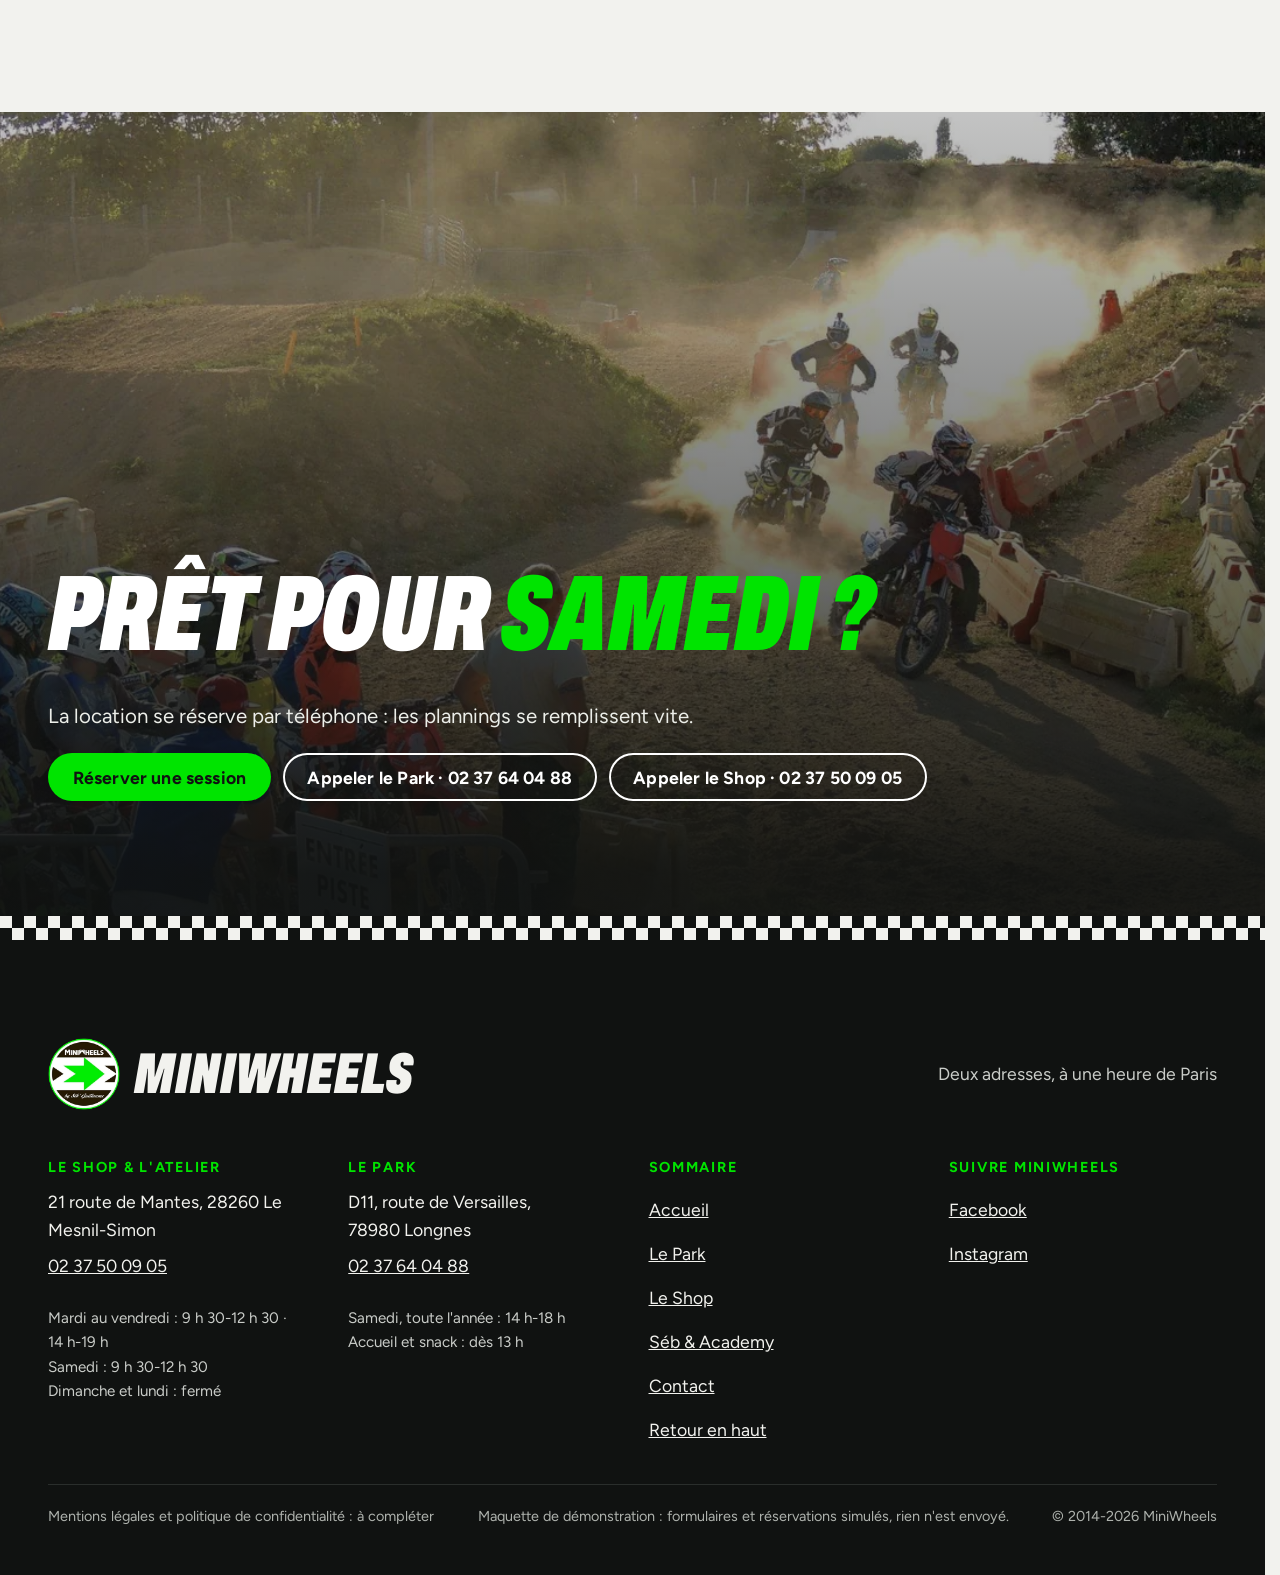
<file: park.html>
<!doctype html>
<html lang="fr" data-v="2" data-curseur>
<head>
<meta charset="utf-8">
<meta name="viewport" content="width=device-width, initial-scale=1, viewport-fit=cover">
<title>Le Park : terrain de pit bike à Longnes (78) · MiniWheels</title>
<meta name="description" content="Trois pistes homologuées FFM, location de pit bike dès 6 ans (15 € les 10 min), initiation offerte, photos gratuites. Ouvert le samedi de 14 h à 18 h.">
<meta name="robots" content="noindex, nofollow">
<link rel="canonical" href="https://miniwheels-maquette.vercel.app/park">
<style>:root{--fond:#f2f2ee;--texte:#101211;--voile-fond:#101211;--ouverture-fond:#101211;--menu-fond:#101211}:root { --entete-h: 72px; --barres-h: 0px; } html { background: var(--fond); color: var(--texte); scrollbar-gutter: stable; } body { margin: 0; background: var(--fond); } html.js:not(.secours):not([data-arrivee="retour"]) [data-anime] { opacity: 0; } html.js:not(.secours):not([data-arrivee="retour"]) [data-anime].vu { opacity: 1; } [data-voile] { position: fixed; inset: 0; z-index: 900; background: var(--voile-fond); transform: translateY(100%); visibility: hidden; pointer-events: none; } html[data-arrivee="voile"]:not(.voile-leve):not(.secours) [data-voile] { transform: none; visibility: visible; } html.secours [data-voile] { visibility: hidden !important; } .ouverture-panneau { position: fixed; inset: 0; z-index: 850; display: none; place-content: center; justify-items: center; background: var(--ouverture-fond, var(--voile-fond)); color: var(--fond); text-align: center; } html.js[data-arrivee="intro"]:not(.secours):not(.intro-finie) .ouverture-panneau { display: grid; } html.defilement-bloque, html.defilement-bloque body, html.js[data-arrivee="intro"]:not(.secours):not(.intro-finie), html.js[data-arrivee="intro"]:not(.secours):not(.intro-finie) body, html[data-arrivee="voile"]:not(.voile-leve):not(.secours), html[data-arrivee="voile"]:not(.voile-leve):not(.secours) body { overflow: hidden; } html.js[data-arrivee="intro"]:not(.secours):not(.intro-finie) { background-color: var(--ouverture-fond, var(--voile-fond)); } html[data-arrivee="voile"]:not(.voile-leve):not(.secours) { background-color: var(--voile-fond); }</style>
<script>(function () {
var d = document.documentElement, ss = null, ls = null;
try { ss = window.sessionStorage; ls = window.localStorage; } catch (e) {}
d.classList.add('js');
var nav = performance.getEntriesByType ? performance.getEntriesByType('navigation')[0] : null;
var type = nav ? nav.type : 'navigate';
var depart = null;
try { depart = JSON.parse(ss.getItem('socle:depart') || 'null'); ss.removeItem('socle:depart'); } catch (e) {}
if (depart && !(Date.now() - depart.t < 15000)) depart = null;
var mode = type === 'back_forward' ? 'retour' : type === 'reload' ? 'intro' : depart ? 'voile' : 'intro';
d.setAttribute('data-arrivee', mode);
if (mode === 'voile' && depart.couleur) d.style.setProperty('--voile-fond', depart.couleur);
if (type === 'reload' && 'scrollRestoration' in history) {
history.scrollRestoration = 'manual';
}
try {
var choisie = ls && ls.getItem('socle:langue');
var langue = (d.lang || '').slice(0, 2);
if (choisie && choisie !== langue && type === 'navigate' && !depart) {
var alt = document.querySelector('link[rel="alternate"][hreflang="' + choisie + '"]');
if (alt) location.replace(new URL(alt.href).pathname + location.search + location.hash);
}
} catch (e) {}
setTimeout(function () { if (!d.classList.contains('demarre')) d.classList.add('secours'); }, 2000);
})();</script>
<link rel="preload" href="/assets/fonts/archivo-italique.woff2" as="font" type="font/woff2" crossorigin>
<link rel="preload" href="/assets/fonts/figtree.woff2" as="font" type="font/woff2" crossorigin>
<link rel="stylesheet" href="/assets/css/socle.css?v=2">
<link rel="stylesheet" href="/assets/css/site.css?v=2">
<link rel="modulepreload" href="/assets/js/site.js?v=2">
<link rel="modulepreload" href="/assets/js/socle/index.js?v=2">
<script src="/assets/vendor/gsap.min.js" defer></script>
<script src="/assets/vendor/ScrollTrigger.min.js" defer></script>
<script src="/assets/vendor/SplitText.min.js" defer></script>
<script type="module" src="/assets/js/site.js?v=2"></script>
<meta name="theme-color" content="#101211">
<link rel="icon" href="/assets/images/favicon.png" type="image/png">
<link rel="apple-touch-icon" href="/assets/images/apple-touch-icon.png">
<meta property="og:type" content="website">
<meta property="og:site_name" content="MiniWheels">
<meta property="og:locale" content="fr_FR">
<meta property="og:title" content="Le Park : terrain de pit bike à Longnes (78) · MiniWheels">
<meta property="og:description" content="Trois pistes homologuées FFM, location de pit bike dès 6 ans (15 € les 10 min), initiation offerte, photos gratuites. Ouvert le samedi de 14 h à 18 h.">
<meta property="og:url" content="https://miniwheels-maquette.vercel.app/park">
<meta property="og:image" content="https://miniwheels-maquette.vercel.app/assets/partage/park-fr.jpg">
<meta property="og:image:width" content="1200">
<meta property="og:image:height" content="630">
<meta property="og:image:alt" content="Le Park MiniWheels vu d&#39;en haut, à Longnes">
<meta name="twitter:card" content="summary_large_image">
<script type="application/ld+json">{"@context":"https://schema.org","@graph":[{"@type":"MotorcycleDealer","name":"MiniWheels Shop & atelier","telephone":"+33237500905","address":{"@type":"PostalAddress","streetAddress":"21 route de Mantes","postalCode":"28260","addressLocality":"Le Mesnil-Simon","addressCountry":"FR"},"openingHoursSpecification":[{"@type":"OpeningHoursSpecification","dayOfWeek":["Tuesday","Wednesday","Thursday","Friday"],"opens":"09:30","closes":"12:30"},{"@type":"OpeningHoursSpecification","dayOfWeek":["Tuesday","Wednesday","Thursday","Friday"],"opens":"14:00","closes":"19:00"},{"@type":"OpeningHoursSpecification","dayOfWeek":"Saturday","opens":"09:30","closes":"12:30"}],"founder":{"@type":"Person","name":"Sébastien Guillaume"}},{"@type":"SportsActivityLocation","name":"MiniWheels Park","telephone":"+33237640488","address":{"@type":"PostalAddress","streetAddress":"D11, route de Versailles","postalCode":"78980","addressLocality":"Longnes","addressCountry":"FR"},"openingHoursSpecification":[{"@type":"OpeningHoursSpecification","dayOfWeek":"Saturday","opens":"14:00","closes":"18:00"}]}]}</script>
</head>
<body id="haut">
<div data-voile data-forme="glisse" aria-hidden="true"><div class="voile-contenu"><img src="/assets/images/logo-rond-240.webp" alt="" width="72" height="72"><span data-voile-libelle>Le Park</span></div></div>
<div class="ouverture-panneau" data-ouverture aria-hidden="true">
  <img class="ouverture-logo" src="/assets/images/logo-rond-240.webp" alt="" width="120" height="120" data-ouverture-objet>
  <div class="grille-depart" data-effet="grille-depart"><span class="grille-barre" style="--i:0"><b></b></span><span class="grille-barre" style="--i:1"><b></b></span><span class="grille-barre" style="--i:2"><b></b></span><span class="grille-barre" style="--i:3"><b></b></span><span class="grille-barre" style="--i:4"><b></b></span><span class="grille-barre" style="--i:5"><b></b></span><span class="grille-barre" style="--i:6"><b></b></span><span class="grille-barre" style="--i:7"><b></b></span></div>
  <p class="ouverture-ligne">Shop &amp; Park</p>
</div>
<a class="evitement" href="#contenu">Aller au contenu</a>
<header data-entete>
  <div class="entete-rangee">
    <a class="entete-logo" href="/" data-libelle="Accueil">
      <img src="/assets/images/logo-rond-240.webp" alt="" width="44" height="44"><span>MiniWheels</span>
    </a>
    <nav data-nav aria-label="Navigation principale">
      <ul><li><a href="/park" data-libelle="Le Park" aria-current="page">Le Park</a></li><li><a href="/shop" data-libelle="Le Shop">Le Shop</a></li><li><a href="/sebastien" data-libelle="Séb &amp; Academy">Séb &amp; Academy</a></li><li><a href="/contact" data-libelle="Contact">Contact</a></li></ul>
    </nav>
    <div class="entete-actions">
      <a class="bouton" href="/park#reserver" data-libelle="Le Park">Réserver</a>
      <button type="button" data-menu-bouton aria-controls="menu" aria-expanded="false" data-libelle-ouvrir="Menu" data-libelle-fermer="Fermer"><span data-libelle-bouton>Menu</span></button>
      <a class="menu-sansjs" href="#menu" data-menu-lien>Menu</a>
    </div>
  </div>
</header>
<span class="jauge-lecture" data-barre-lecture aria-hidden="true"></span>
<script>/* Avant le premier affichage : rangées de la navigation (même règle que ajusterNav dans assets/js/socle/entete.js)
   et hauteur réelle de l'en-tête, pour que rien ne saute quand le JavaScript du site prend la main. */
(function () {
  var h = document.documentElement, u = document.querySelector('[data-nav] ul'), e = document.querySelector('[data-entete]');
  if (u) {
    var deborde = function () { return u.scrollWidth > u.clientWidth + 1; }, c = deborde();
    if (c && window.matchMedia('(min-width: 900px)').matches) {
      h.classList.add('nav-deux-rangees'); c = deborde();
      if (c) { h.classList.add('nav-deux-lignes'); var a = u.querySelector('a'); c = !a || u.getBoundingClientRect().height > a.getBoundingClientRect().height * 2.5; }
      if (c) h.classList.remove('nav-deux-rangees', 'nav-deux-lignes');
    }
    if (c) h.classList.add('nav-compacte');
  }
  if (e) h.style.setProperty('--entete-h', Math.round(e.getBoundingClientRect().height) + 'px');
})();</script>
<span id="menu-ferme" aria-hidden="true"></span>
<div id="menu" data-menu role="dialog" aria-modal="true" aria-label="Menu">
  <p class="menu-sansjs-fermer"><a href="#menu-ferme">Fermer</a></p>
  <ul><li style="--i:0"><a href="/" class="menu-lien" data-libelle="Accueil">Accueil</a></li><li style="--i:1"><a href="/park" class="menu-lien" data-libelle="Le Park" aria-current="page">Le Park</a></li><li style="--i:2"><a href="/shop" class="menu-lien" data-libelle="Le Shop">Le Shop</a></li><li style="--i:3"><a href="/sebastien" class="menu-lien" data-libelle="Séb &amp; Academy">Séb &amp; Academy</a></li><li style="--i:4"><a href="/contact" class="menu-lien" data-libelle="Contact">Contact</a></li></ul>
  <p class="menu-actions"><a href="/park#reserver" class="bouton" data-libelle="Le Park">Réserver une session</a><a class="bouton bouton--contour" href="tel:+33237640488">Appeler le Park</a><a class="bouton bouton--contour" href="tel:+33237500905">Appeler le Shop</a></p>
</div>
<script type="application/json" id="donnees-horaires">{"horaires":{"fuseau":"Europe/Paris","shop":{"nom":"Le Shop & l'atelier","plages":{"2":[["09:30","12:30"],["14:00","19:00"]],"3":[["09:30","12:30"],["14:00","19:00"]],"4":[["09:30","12:30"],["14:00","19:00"]],"5":[["09:30","12:30"],["14:00","19:00"]],"6":[["09:30","12:30"]]},"lignes":[["Mardi au vendredi","9 h 30-12 h 30 · 14 h-19 h"],["Samedi","9 h 30-12 h 30"],["Dimanche et lundi","fermé"]]},"park":{"nom":"Le Park","plages":{"6":[["14:00","18:00"]]},"lignes":[["Samedi, toute l'année","14 h-18 h"],["Accueil et snack","dès 13 h"],["Location","14 h 30-18 h, sur réservation"]],"reserve":"Selon l'état de la piste et la météo : l'ouverture est confirmée chaque vendredi soir sur la page Facebook MiniWheels."},"semaine":[{"j":1,"court":"Lun","texte":"Repos"},{"j":2,"court":"Mar","texte":"Shop 9 h 30-19 h"},{"j":3,"court":"Mer","texte":"Shop · stages un mercredi sur deux","stage":true},{"j":4,"court":"Jeu","texte":"Shop 9 h 30-19 h"},{"j":5,"court":"Ven","texte":"Shop 9 h 30-19 h"},{"j":6,"court":"Sam","texte":"Park 14 h-18 h","park":true,"plus":"Shop le matin"},{"j":0,"court":"Dim","texte":"Repos"}]},"textes":{"ouvert":"Ouvert jusqu'à {h}","ouvreAuj":"Ouvre aujourd'hui à {h}","ouvreDemain":"Ouvre demain à {h}","ouvreJour":"Ouvre {jour} à {h}","parkOuvert":"Le Park roule jusqu'à {h}"}}</script>
<main id="contenu" tabindex="-1" data-page="park">
<section class="page-park-tete" id="debut" data-tete>
  <div class="park-tete-texte">
    <p class="surtitre h-suite">Le Park · Longnes (78)</p>
    <h1 class="titre"><span class="ligne-masque"><span class="h-ligne">Trois pistes,</span></span><span class="ligne-masque"><span class="h-ligne"><span class="surligne">le samedi</span></span></span></h1>
    <p class="intro h-suite masque-ecran-bas">Un terrain privé réservé aux pit bikes, pour apprendre et progresser en toute sécurité : dès 6 ans, tous niveaux, avec ou sans licence, avec ou sans moto.</p>
    <p class="tete-chiffres h-suite masque-ecran-tres-bas">3 pistes · dès 6 ans · homologué FFM</p>
    <p class="tete-actions h-suite">
      <a class="bouton" href="#reserver" data-action-principale data-survol="magnetique">Réserver une session</a>
      <span class="statut statut--clair" data-statut="park" data-info-cle>Samedi, toute l&#39;année · 14 h-18 h</span>
    </p>
  </div>
  <div class="park-tete-media" data-iris-centre>
    <figure class="media " data-fx="parallaxe" data-fx-force="8" style="--cadrage:50% 50%">
  <picture><source media="(max-width: 760px) and (orientation: portrait)" srcset="/assets/images/park-ouverture-mobile-640.webp 640w" sizes="(max-width: 760px) 100vw, 56vw">
    <img src="/assets/images/park-ouverture-1280.webp" srcset="/assets/images/park-ouverture-640.webp 640w, /assets/images/park-ouverture-1280.webp 1280w, /assets/images/park-ouverture-1920.webp 1920w" sizes="(max-width: 760px) 100vw, 56vw" alt="Le Park vu d&#39;en haut : les trois pistes bordées de balises rouges et blanches, à Longnes" width="1280" height="720" fetchpriority="high" loading="eager" decoding="async">
  </picture>
</figure>
    <div class="balises" data-effet="balises" aria-hidden="true"></div>
  </div>
</section>
<section class="sombre" id="ouverture">
  <div class="conteneur">
    <h2 class="titre" data-anime="lignes">Quand rouler ?</h2>
    <p class="intro" data-anime>Le Park ouvre toute l&#39;année le samedi après-midi. Accueil et snack dès 13 h, location de 14 h 30 à 18 h sur réservation.</p>
    <ol class="semaine" data-anime="cascade" aria-label="La semaine MiniWheels">
      <li class="jour" data-jour="1"><b>Lun</b><span>Repos</span><i class="jour-auj">Aujourd&#39;hui</i></li><li class="jour" data-jour="2"><b>Mar</b><span>Shop 9 h 30-19 h</span><i class="jour-auj">Aujourd&#39;hui</i></li><li class="jour jour--stage" data-jour="3"><b>Mer</b><span>Shop · stages un mercredi sur deux</span><i class="jour-auj">Aujourd&#39;hui</i></li><li class="jour" data-jour="4"><b>Jeu</b><span>Shop 9 h 30-19 h</span><i class="jour-auj">Aujourd&#39;hui</i></li><li class="jour" data-jour="5"><b>Ven</b><span>Shop 9 h 30-19 h</span><i class="jour-auj">Aujourd&#39;hui</i></li><li class="jour jour--park" data-jour="6"><b>Sam</b><span>Park 14 h-18 h</span><em>Shop le matin</em><i class="jour-auj">Aujourd&#39;hui</i></li><li class="jour" data-jour="0"><b>Dim</b><span>Repos</span><i class="jour-auj">Aujourd&#39;hui</i></li>
    </ol>
    <p class="semaine-detail" data-anime><span><b>Accueil et snack</b> : dès 13 h</span><span><b>Location</b> : 14 h 30-18 h, sur réservation</span></p>
    <div class="compte" style="margin-top:28px">
      <span class="compte-libelle">Départ dans · <span data-prochain-long>samedi</span></span>
      <span class="compte-cases" data-compte>
        <span class="compte-case"><b data-c="j">0</b><i>j</i></span><span class="compte-case"><b data-c="h">00</b><i>h</i></span><span class="compte-case"><b data-c="m">00</b><i>min</i></span><span class="compte-case"><b data-c="s" data-effet="compte-session">00</b><i>s</i></span>
      </span>
    </div>
    <p class="petit" data-anime>Selon l&#39;état de la piste et la météo : l&#39;ouverture est confirmée chaque vendredi soir sur la page Facebook MiniWheels.</p>
  </div>
</section>
<section class="clair2" id="pistes">
  <div class="conteneur">
    <h2 class="titre" data-anime="lignes">Les pistes</h2>
    <p class="intro" data-anime>Trois tracés pour progresser à son rythme, du premier tour au saut maîtrisé.</p>
    <ul class="pistes-liste" data-anime="cascade">
      <li class="piste-fiche" id="piste-kids">
        <figure class="media " data-fx="zoom" style="--cadrage:50% 50%;aspect-ratio:3 / 2">
  <picture>
    <img src="/assets/images/piste-kids-960.webp" srcset="/assets/images/piste-kids-480.webp 480w, /assets/images/piste-kids-640.webp 640w, /assets/images/piste-kids-960.webp 960w" sizes="(max-width: 760px) 100vw, 33vw" alt="Jeunes pilotes au départ de la piste éducative, encadrés au bord de la piste" width="960" height="640" loading="lazy" decoding="async">
  </picture>
</figure>
        <div class="piste-fiche-corps"><h3>Kids Track</h3><p class="pour">Débutants et plus jeunes</p><p>On commence sur l&#39;anneau extérieur, plat et sans difficulté. Une fois à l&#39;aise, le tracé intérieur ajoute bosses, vagues et virages serrés.</p><p class="petit"><em>« Les débutants d&#39;aujourd&#39;hui sont les pilotes de demain ! »</em></p></div>
      </li><li class="piste-fiche" id="piste-sx">
        <figure class="media " data-fx="zoom" style="--cadrage:50% 50%;aspect-ratio:3 / 2">
  <picture>
    <img src="/assets/images/piste-sx-960.webp" srcset="/assets/images/piste-sx-480.webp 480w, /assets/images/piste-sx-640.webp 640w, /assets/images/piste-sx-960.webp 960w" sizes="(max-width: 760px) 100vw, 33vw" alt="La piste SX vue d&#39;en haut : virages serrés et sauts enchaînés dans la poussière" width="960" height="640" loading="lazy" decoding="async">
  </picture>
</figure>
        <div class="piste-fiche-corps"><h3>SX Track</h3><p class="pour">Pilotes qui aiment sauter</p><p>Lignes droites réduites, plus de virages et des sauts qui s&#39;enchaînent : la piste pour travailler le rythme.</p></div>
      </li><li class="piste-fiche" id="piste-mx">
        <figure class="media " data-fx="zoom" style="--cadrage:50% 50%;aspect-ratio:3 / 2">
  <picture>
    <img src="/assets/images/piste-mx-960.webp" srcset="/assets/images/piste-mx-480.webp 480w, /assets/images/piste-mx-640.webp 640w, /assets/images/piste-mx-960.webp 960w" sizes="(max-width: 760px) 100vw, 33vw" alt="Un pilote décolle sur une bosse, ciel bleu derrière" width="960" height="640" loading="lazy" decoding="async">
  </picture>
</figure>
        <div class="piste-fiche-corps"><h3>MX Track</h3><p class="pour">Pilotes qui cherchent la vitesse</p><p>De longues lignes droites pour prendre de la vitesse. De temps en temps, elle devient une piste de flat track pour les amateurs de glisse.</p></div>
      </li>
    </ul>
    <p class="petit" data-anime style="margin-top:20px">Et de temps en temps, la piste MX devient une piste de flat track pour les amateurs de glisse.</p>
  </div>
</section>
<section class="sombre" id="reserver">
  <div class="conteneur bloc-grille" style="align-items:start">
    <div>
      <p class="surtitre" data-anime>Rouler avec nos motos</p>
      <h2 class="titre titre--xl" data-anime="lignes">Location <em>et initiation</em></h2>
      <p class="intro" data-anime>Toutes nos pit bikes sont des YCF. L&#39;équipe vous conseille la moto adaptée à l&#39;âge et au niveau.</p>
      <div class="formules" data-anime="cascade">
        <div class="formule"><strong data-prix>15 €</strong><span><b>Pit bike enfant</b> · 10 min</span><span class="petit">YCF 50 cc · dès 6 ans révolus</span></div><div class="formule"><strong data-prix>20 €</strong><span><b>Pit bike ado et adulte</b> · 15 min</span><span class="petit">YCF 88, 125, 150 cc ou Bigy · ados et adultes</span></div>
      </div>
      <p data-anime><b>Compris :</b> Le briefing · La moto · L&#39;équipement pilote (sauf les bottes) · L&#39;assurance · L&#39;accès à la piste.</p>
      <p class="petit" data-anime>À apporter : chaussures montantes, pantalon, haut à manches longues.</p>
      <figure class="media " data-anime="rideau" style="--cadrage:50% 18%;aspect-ratio:4 / 3">
  <picture>
    <img src="/assets/images/etape-cest-parti-800.webp" srcset="/assets/images/etape-cest-parti-480.webp 480w, /assets/images/etape-cest-parti-640.webp 640w, /assets/images/etape-cest-parti-800.webp 800w" sizes="(max-width: 760px) 100vw, 45vw" alt="Deux enfants casqués roulent côte à côte sur la piste éducative" width="800" height="1000" loading="lazy" decoding="async">
  </picture>
</figure>
    </div>
    <form class="calc" data-calc novalidate
      data-confirme="Demande prête (simulation) : {n} session(s), {total}, samedi à {h}. Appelez le 02 37 64 04 88 pour confirmer." data-erreur-session="Ajoutez au moins une session." data-erreur-creneau="Choisissez un créneau.">
      <h3>Calculez votre session</h3>
      <div class="calc-ligne" data-calc-ligne="enfant" data-prix="15" data-duree="10">
        <span><b>Pit bike enfant</b></span>
        <span class="pas"><button type="button" data-pas="-1" aria-label="Retirer une session : Pit bike enfant">−</button><output aria-live="polite" aria-label="Sessions : Pit bike enfant">1</output><button type="button" data-pas="1" aria-label="Ajouter une session : Pit bike enfant">+</button></span>
        <small>15 € la session de 10 min</small>
      </div><div class="calc-ligne" data-calc-ligne="ado" data-prix="20" data-duree="15">
        <span><b>Pit bike ado et adulte</b></span>
        <span class="pas"><button type="button" data-pas="-1" aria-label="Retirer une session : Pit bike ado et adulte">−</button><output aria-live="polite" aria-label="Sessions : Pit bike ado et adulte">0</output><button type="button" data-pas="1" aria-label="Ajouter une session : Pit bike ado et adulte">+</button></span>
        <small>20 € la session de 15 min</small>
      </div>
      <label class="calc-case"><input type="checkbox" name="initiation" checked> Initiation offerte (première session encadrée par Séb)</label>
      <div class="calc-total"><span>Total · <span data-calc-duree>10 min</span> de roulage</span><strong data-calc-total aria-live="polite">15 €</strong></div>
      <div class="jauge" aria-hidden="true"><span class="jauge-libelle">Temps de roulage</span><span class="jauge-piste"><span class="jauge-pleine" data-jauge data-effet="calcul-session" style="--k:0.08333333333333333"></span><span class="jauge-moto" style="--k:0.08333333333333333"><svg class="moto" viewBox="0 0 64 44" aria-hidden="true">
  <g class="roue" style="transform-origin:13px 32px"><circle cx="13" cy="32" r="9"/><path d="M13 23v18M4 32h18"/></g>
  <g class="roue" style="transform-origin:51px 32px"><circle cx="51" cy="32" r="9"/><path d="M51 23v18M42 32h18"/></g>
  <path class="cadre" d="M13 32 L26 19 L40 19 L51 32 M26 19 L22 11 M40 19 L45 9 L51 9"/>
  <path class="selle" d="M23 17 L42 17 L38 23 L28 23 Z"/>
</svg></span></span><span class="jauge-bornes"><span>0</span><span>1 h</span><span>2 h</span></span></div>
      <fieldset class="creneaux"><legend>Créneau souhaité samedi</legend>
        <label><input type="radio" name="creneau" value="14:30"><span>14 h 30</span></label><label><input type="radio" name="creneau" value="15:00"><span>15 h</span></label><label><input type="radio" name="creneau" value="15:30"><span>15 h 30</span></label><label><input type="radio" name="creneau" value="16:00"><span>16 h</span></label><label><input type="radio" name="creneau" value="16:30"><span>16 h 30</span></label><label><input type="radio" name="creneau" value="17:00"><span>17 h</span></label><label><input type="radio" name="creneau" value="17:30"><span>17 h 30</span></label>
      </fieldset>
      <button type="submit" class="bouton">Demander ce créneau</button>
      <p class="calc-message" data-calc-message aria-live="polite" hidden></p>
      <p class="petit" style="margin:0">Réservation simulée : rien n&#39;est envoyé. Pour réserver, appelez le Park au 02 37 64 04 88.</p>
      <a class="bouton bouton--sombre" href="tel:+33237640488">Appeler le Park · 02 37 64 04 88</a>
    </form>
  </div>
</section>
<section class="clair" id="initiation">
  <div class="conteneur bloc-grille">
    <div>
      <h2 class="titre" data-anime="lignes">Ta première session <em>en 5 étapes</em></h2>
      <p class="intro" data-anime>Pas de licence, pas de moto : l&#39;initiation est offerte avec la location. Il suffit de la demander en réservant.</p>
      <ol class="liste-coches" data-anime="cascade"><li><span><b>Je m&#39;équipe</b> · Casque, gants, pare-pierre, genouillères et coudières sont prêtés. Venez en chaussures montantes, pantalon et manches longues.</span></li><li><span><b>Briefing</b> · Arrivez 15 minutes avant. Corine fait remplir la décharge, puis Séb explique la moto et les règles de la piste.</span></li><li><span><b>C&#39;est parti !</b> · Premiers tours sur l&#39;anneau extérieur de la piste éducative, plat et sans difficulté.</span></li><li><span><b>Bien accompagné</b> · Pour une première session, Séb, diplômé d&#39;État, encadre les débutants pendant la location.</span></li><li><span><b>Je suis vite autonome</b> · Une fois à l&#39;aise, le tracé intérieur : bosses, vagues et virages serrés.</span></li></ol>
    </div>
    <figure class="media " data-fx="parallaxe" style="--cadrage:50% 50%;aspect-ratio:4 / 5">
  <picture>
    <img src="/assets/images/etape-briefing-800.webp" srcset="/assets/images/etape-briefing-480.webp 480w, /assets/images/etape-briefing-640.webp 640w, /assets/images/etape-briefing-800.webp 800w" sizes="(max-width: 760px) 100vw, 45vw" alt="Séb explique la trajectoire à un jeune pilote casqué avant sa session" width="800" height="1000" loading="lazy" decoding="async">
  </picture>
</figure>
  </div>
</section>
<section class="clair2" id="avec-ta-moto">
  <div class="conteneur bloc-grille bloc-grille--inverse">
    <div>
      <h2 class="titre " data-anime="lignes">Avec ta moto <em>sans réserver</em></h2>
      <p class="intro" data-anime>Accès sans réservation, avec sa propre pit bike, dès 6 ans révolus. Le Park est un terrain privé, pas un club : il ne délivre pas de licence.</p>
      <div class="formules" data-anime="cascade">
        <div class="formule" style="box-shadow:none;background:var(--noir);color:var(--blanc)"><strong data-prix>10 €</strong><span><b>Licencié FFM</b> · l&#39;entrée</span><span class="petit" style="color:#c9ccc8">Licence et pièce d&#39;identité à présenter à l&#39;accueil.</span></div><div class="formule" style="box-shadow:none;background:var(--noir);color:var(--blanc)"><strong data-prix>15 €</strong><span><b>Non licencié ou UFOLEP</b> · l&#39;entrée</span><span class="petit" style="color:#c9ccc8">Attestation d&#39;assurance Responsabilité civile circuit fermé en cours de validité.</span></div>
      </div>
      <div class="cartes-fid" data-anime="cascade">
        <div class="carte-fid"><h3>Pass&#39;Park</h3><p>12 entrées pour le prix de 10. Carte nominative, délivrée à l&#39;accueil, pour les accès piste (hors location et événements).</p></div>
        <div class="carte-fid"><h3>Fid&#39;Park</h3><p>Carte de fidélité gratuite : la 11e entrée est offerte. Valable un an, en carte ou dans l&#39;application FidMe.</p></div>
      </div>
    </div>
    <figure class="media " data-anime="rideau" style="--cadrage:50% 50%;aspect-ratio:3 / 2">
  <picture>
    <img src="/assets/images/park-acces-pistes-800.webp" srcset="/assets/images/park-acces-pistes-480.webp 480w, /assets/images/park-acces-pistes-640.webp 640w, /assets/images/park-acces-pistes-800.webp 800w" sizes="(max-width: 760px) 100vw, 45vw" alt="Jeune pilote sur sa propre pit bike devant le panneau Accès pistes du Park" width="800" height="533" loading="lazy" decoding="async">
  </picture>
</figure>
  </div>
</section>
<section class="clair" id="equipement">
  <div class="conteneur equipement-grille">
    <figure class="media " data-grok data-fx="parallaxe" style="--cadrage:50% 50%;aspect-ratio:4 / 5">
  <picture>
    <img src="/assets/images/grok/equipement-800.webp" srcset="/assets/images/grok/equipement-480.webp 480w, /assets/images/grok/equipement-640.webp 640w, /assets/images/grok/equipement-800.webp 800w" sizes="(max-width: 760px) 100vw, 40vw" alt="L&#39;équipement prêté pour la session : casque, lunettes, gants, pare-pierre, genouillères et coudières" width="800" height="1000" loading="lazy" decoding="async">
  </picture><figcaption class="mention-ia">Illustration générée</figcaption>
</figure>
    <div>
      <h2 class="titre" data-anime="lignes">L&#39;équipement</h2>
      <div class="equipement-liste" data-anime="cascade">
        <div><h3>Prêté avec la location</h3><p>Casque · gants · pare-pierre · genouillères · coudières</p></div>
        <div><h3>À apporter</h3><p>Chaussures montantes · pantalon · haut à manches longues</p></div>
        <div class="interdit"><h3>Interdit sur la piste</h3><p>Shorts · t-shirts à manches courtes</p></div>
      </div>
      <p class="petit" data-anime style="margin-top:16px">Mineurs : un adulte, représentant légal, signe la décharge et reste présent pendant les sessions.</p>
    </div>
  </div>
</section>
<section class="sombre" id="equipe">
  <div class="conteneur">
    <h2 class="titre " data-anime="lignes">L&#39;équipe <em>du samedi</em></h2>
    <ul class="equipe" data-anime="cascade">
      <li><figure class="media " style="--cadrage:50% 50%;aspect-ratio:1">
  <picture>
    <img src="/assets/images/equipe-seb-480.webp" srcset="/assets/images/equipe-seb-480.webp 480w" sizes="96px" alt="Séb, responsable du Park, Brevet d&#39;État" width="480" height="480" loading="lazy" decoding="async">
  </picture>
</figure><div><h3>Séb</h3><p>Responsable du site, Brevet d&#39;État : il encadre les enfants et les débutants.</p></div></li><li><figure class="media " style="--cadrage:50% 50%;aspect-ratio:1">
  <picture>
    <img src="/assets/images/equipe-coco-784.webp" srcset="/assets/images/equipe-coco-480.webp 480w, /assets/images/equipe-coco-640.webp 640w, /assets/images/equipe-coco-784.webp 784w" sizes="96px" alt="Coco, à l&#39;accueil et derrière l&#39;appareil photo" width="784" height="784" loading="lazy" decoding="async">
  </picture>
</figure><div><h3>Coco</h3><p>Corine vous accueille, et photographie l&#39;après-midi.</p></div></li><li><figure class="media " style="--cadrage:50% 50%;aspect-ratio:1">
  <picture>
    <img src="/assets/images/equipe-chouchou-480.webp" srcset="/assets/images/equipe-chouchou-480.webp 480w" sizes="96px" alt="Chouchou, au snack dès 13 h" width="480" height="480" loading="lazy" decoding="async">
  </picture>
</figure><div><h3>Chouchou</h3><p>Richard tient le snack dès 13 h : crêpes, viennoiseries, café.</p></div></li>
    </ul>
    <div class="snack" data-anime>
      <figure class="media " style="--cadrage:50% 50%;aspect-ratio:4 / 3">
  <picture>
    <img src="/assets/images/park-snack-800.webp" srcset="/assets/images/park-snack-480.webp 480w, /assets/images/park-snack-640.webp 640w, /assets/images/park-snack-800.webp 800w" sizes="220px" alt="Le camion à crêpes du snack partenaire" width="800" height="600" loading="lazy" decoding="async">
  </picture>
</figure>
      <div><p>Certains samedis, le snack partenaire sert crêpes salées et sucrées, viennoiseries, boissons fraîches et café.</p><p><b>Photos offertes : chaque séance est photographiée, albums en ligne le dimanche matin.</b></p></div>
    </div>
  </div>
</section>
<section class="clair" id="faq">
  <div class="conteneur faq-liste">
    <h2 class="titre" data-anime="lignes">Questions fréquentes</h2>
    <div data-anime="cascade"><details class="faq-item"><summary>À partir de quel âge peut-on rouler ?</summary><p>Dès 6 ans révolus, sur une YCF 50 cc. Les ados et les adultes roulent sur des 88, 125, 150 cc ou Bigy, que l&#39;équipe choisit selon l&#39;âge et le niveau.</p></details><details class="faq-item"><summary>Faut-il une licence ou sa propre moto ?</summary><p>Non. Sans moto, on loue une pit bike YCF avec l&#39;équipement et l&#39;assurance. Avec sa moto, l&#39;accès coûte 10 € pour un licencié FFM, 15 € sans licence avec une assurance Responsabilité civile circuit fermé.</p></details><details class="faq-item"><summary>Les mineurs peuvent-ils venir seuls ?</summary><p>Non : un adulte, représentant légal, signe la décharge et reste présent pendant toutes les sessions de roulage.</p></details><details class="faq-item"><summary>Et s&#39;il pleut ?</summary><p>Le Park ouvre selon l&#39;état de la piste et la météo. L&#39;ouverture est confirmée chaque vendredi soir sur la page Facebook MiniWheels.</p></details><details class="faq-item"><summary>Comment réserver une location ?</summary><p>Par téléphone au 02 37 64 04 88. Les plannings du samedi se remplissent vite : pensez-y dans la semaine.</p></details><details class="faq-item"><summary>Qu&#39;est-ce qui est interdit sur la piste ?</summary><p>Les shorts et les t-shirts à manches courtes. Le règlement intérieur complet est remis à l&#39;accueil.</p></details></div>
  </div>
</section>
<section class="fin sombre" id="fin">
  <figure class="media fin-media" data-fx="parallaxe" data-fx-force="8" style="--cadrage:50% 50%">
  <picture><source media="(max-width: 760px) and (orientation: portrait)" srcset="/assets/images/park-appel-mobile-640.webp 640w" sizes="100vw">
    <img src="/assets/images/park-appel-1280.webp" srcset="/assets/images/park-appel-640.webp 640w, /assets/images/park-appel-1280.webp 1280w, /assets/images/park-appel-1920.webp 1920w" sizes="100vw" alt="Départ groupé dans la poussière, les parents au bord de la piste" width="1280" height="853" loading="lazy" decoding="async">
  </picture>
</figure>
  <div class="conteneur fin-contenu">
    <h2 class="titre titre--xl" data-anime="lignes">Prêt pour <em>samedi ?</em></h2>
    <p class="fin-texte" data-anime>La location se réserve par téléphone : les plannings se remplissent vite.</p>
    <p class="fin-actions" data-anime>
      <a href="/park#reserver" class="bouton" data-libelle="Le Park" data-survol="magnetique">Réserver une session</a>
      <a class="bouton bouton--contour" href="tel:+33237640488">Appeler le Park · 02 37 64 04 88</a>
      <a class="bouton bouton--contour" href="tel:+33237500905">Appeler le Shop · 02 37 50 09 05</a>
    </p>
  </div>
  <div class="damier" aria-hidden="true"></div>
</section>
</main>
<footer class="pied" id="pied">
  <div class="conteneur pied-tete">
    <a class="pied-logo" href="/" data-libelle="Accueil"><img src="/assets/images/logo-rond-240.webp" alt="" width="72" height="72"><span>MiniWheels</span></a>
    <p class="pied-accroche">Deux adresses, à une heure de Paris</p>
  </div>
  <div class="conteneur pied-grille">
    <div class="pied-lieu">
      <p class="pied-titre">Le Shop &amp; l&#39;atelier</p>
      <p>21 route de Mantes, 28260 Le Mesnil-Simon<br><a href="tel:+33237500905">02 37 50 09 05</a></p>
      <p class="pied-horaires">Mardi au vendredi : 9 h 30-12 h 30 · 14 h-19 h<br>Samedi : 9 h 30-12 h 30<br>Dimanche et lundi : fermé<br></p>
    </div>
    <div class="pied-lieu">
      <p class="pied-titre">Le Park</p>
      <p>D11, route de Versailles, 78980 Longnes<br><a href="tel:+33237640488">02 37 64 04 88</a></p>
      <p class="pied-horaires">Samedi, toute l&#39;année : 14 h-18 h<br>Accueil et snack : dès 13 h<br></p>
    </div>
    <nav aria-label="Sommaire">
      <p class="pied-titre">Sommaire</p>
      <ul><li><a href="/" data-libelle="Accueil">Accueil</a></li><li><a href="/park" data-libelle="Le Park" aria-current="page">Le Park</a></li><li><a href="/shop" data-libelle="Le Shop">Le Shop</a></li><li><a href="/sebastien" data-libelle="Séb &amp; Academy">Séb &amp; Academy</a></li><li><a href="/contact" data-libelle="Contact">Contact</a></li><li><a href="#haut" data-sans-transition>Retour en haut</a></li></ul>
    </nav>
    <div>
      <p class="pied-titre">Suivre MiniWheels</p>
      <ul>
        <li><a href="https://www.facebook.com/MiniWheels.Bike" target="_blank" rel="noopener" aria-label="Facebook (nouvel onglet)">Facebook</a></li>
        <li><a href="https://www.instagram.com/miniwheels.bike/" target="_blank" rel="noopener" aria-label="Instagram (nouvel onglet)">Instagram</a></li>
      </ul>
    </div>
  </div>
  <div class="conteneur pied-bas"><p>Mentions légales et politique de confidentialité : à compléter</p><p>Maquette de démonstration : formulaires et réservations simulés, rien n&#39;est envoyé.</p><p>© 2014-2026 MiniWheels</p></div>
</footer>
<div data-barre-fixe>
  <a class="bouton bouton--contour" href="tel:+33237640488">Appeler</a>
  <a class="bouton" href="/park#reserver" data-libelle="Le Park">Réserver</a>
</div>
</body>
</html>
</file>
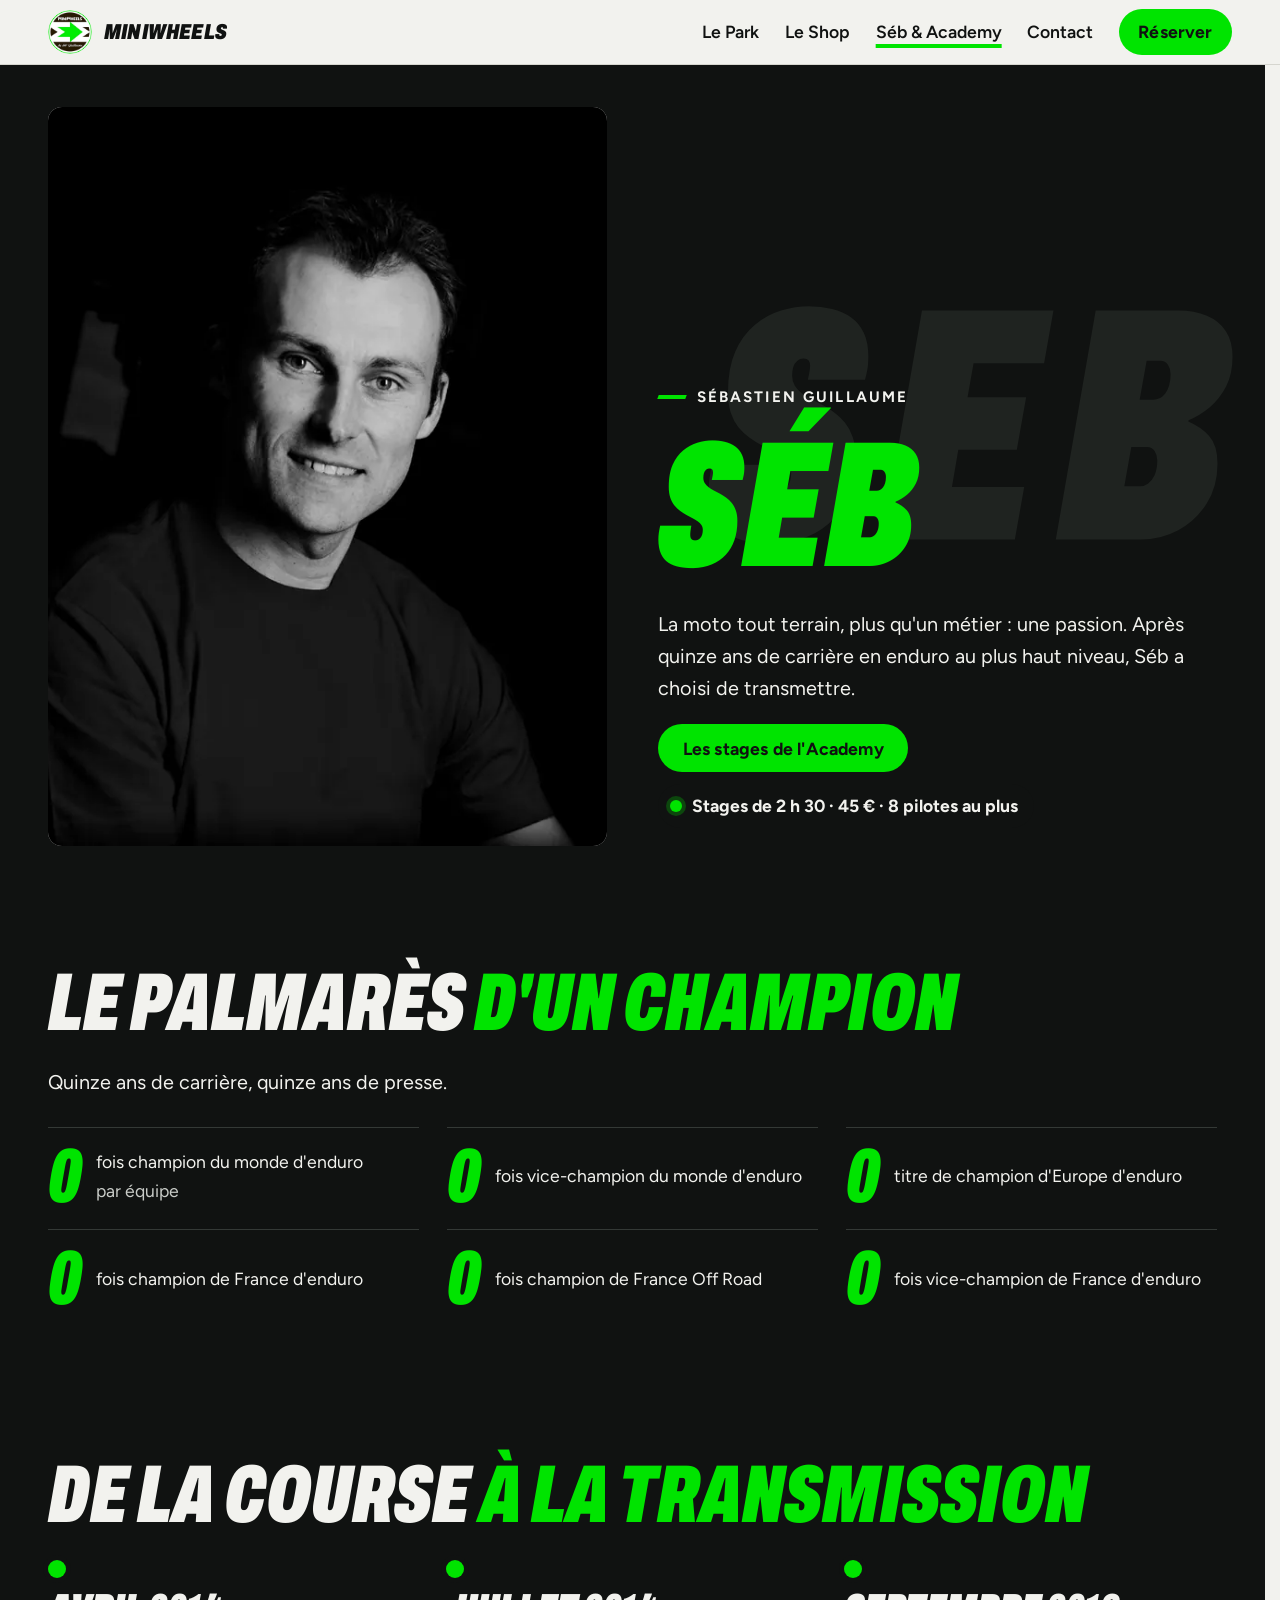
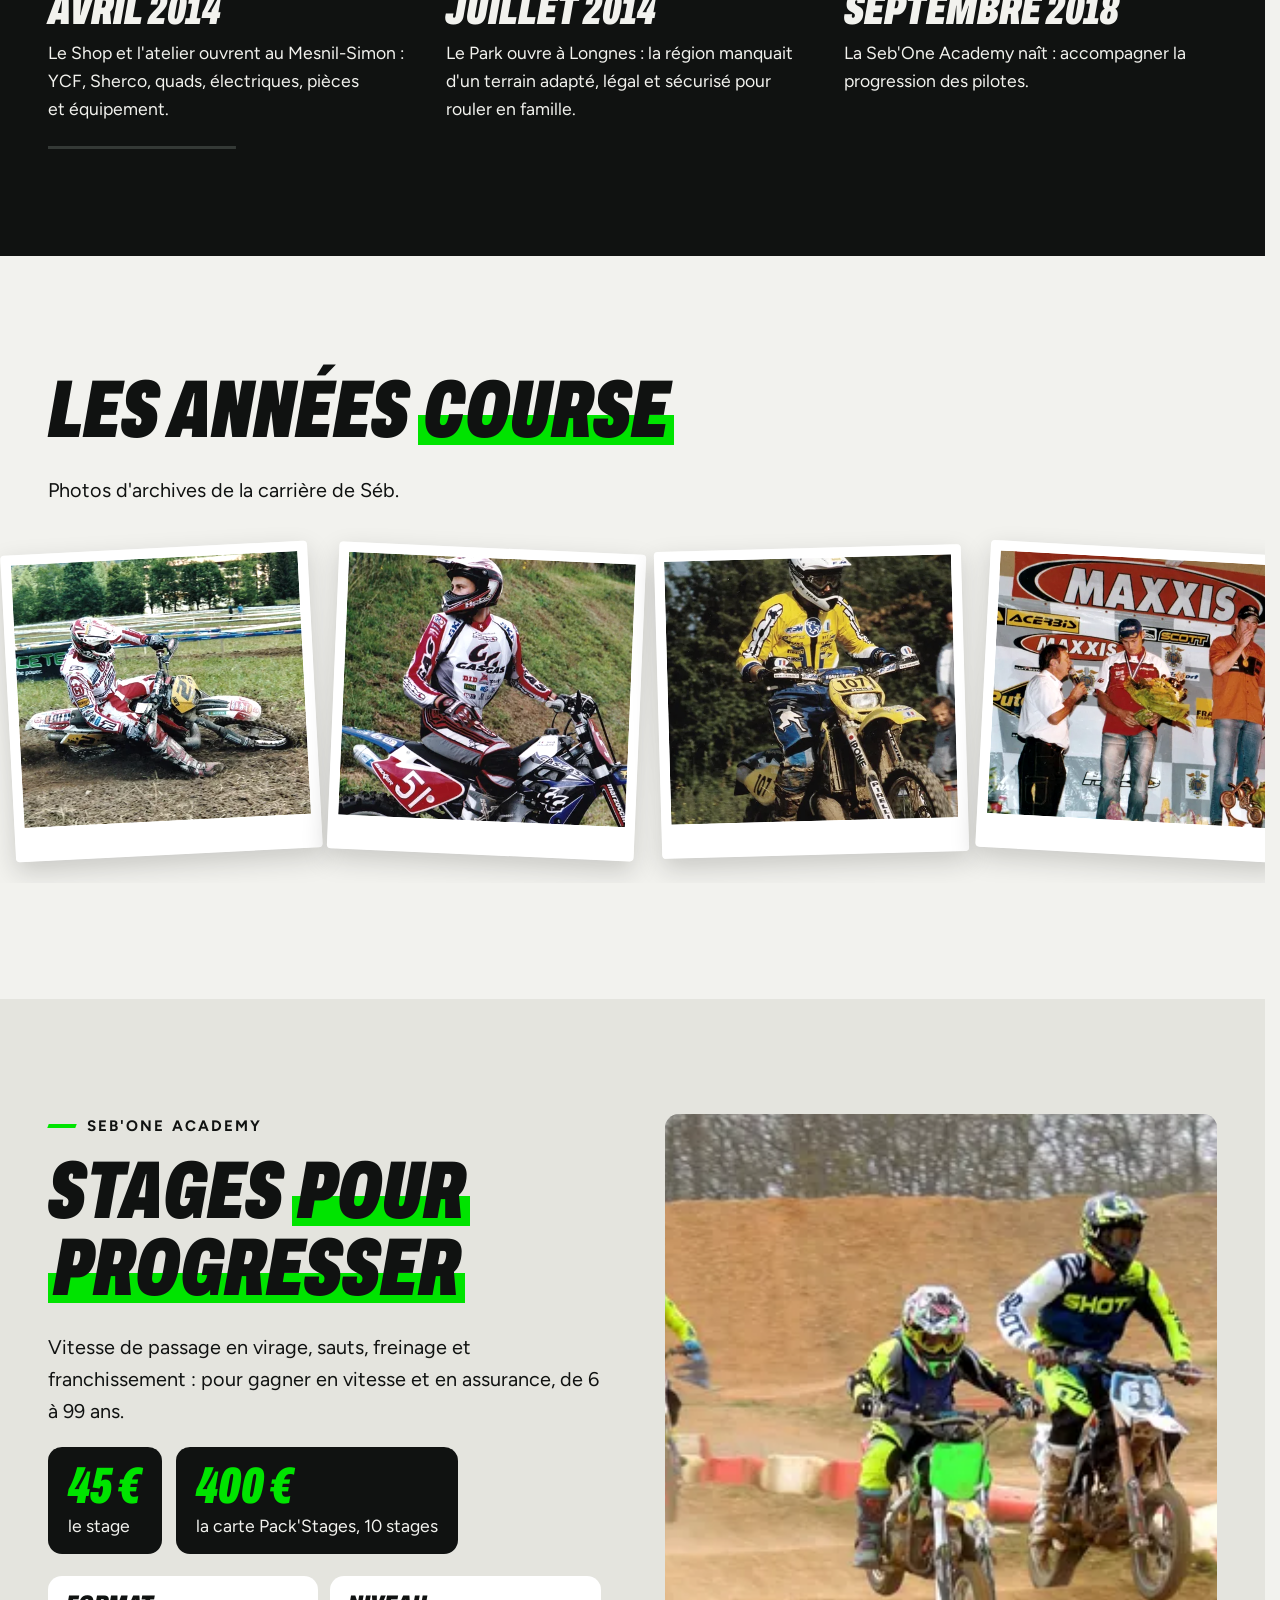
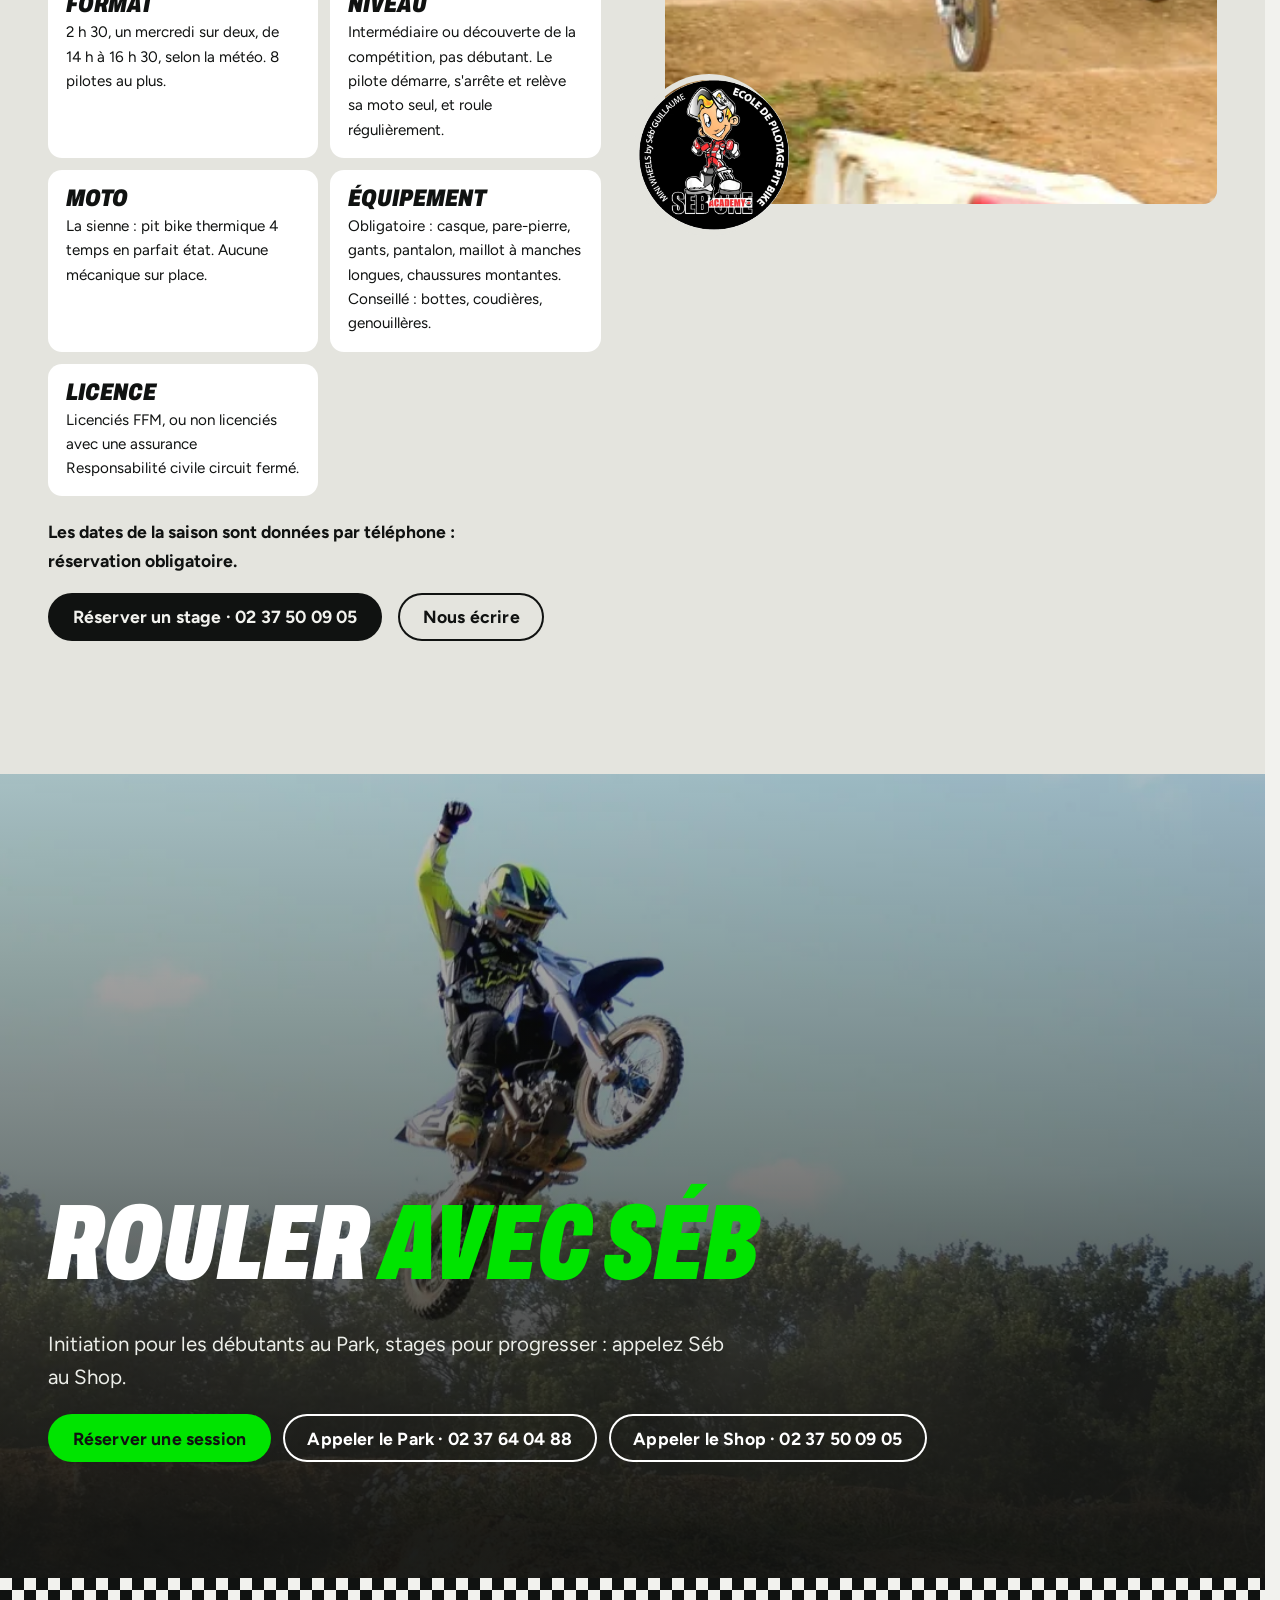
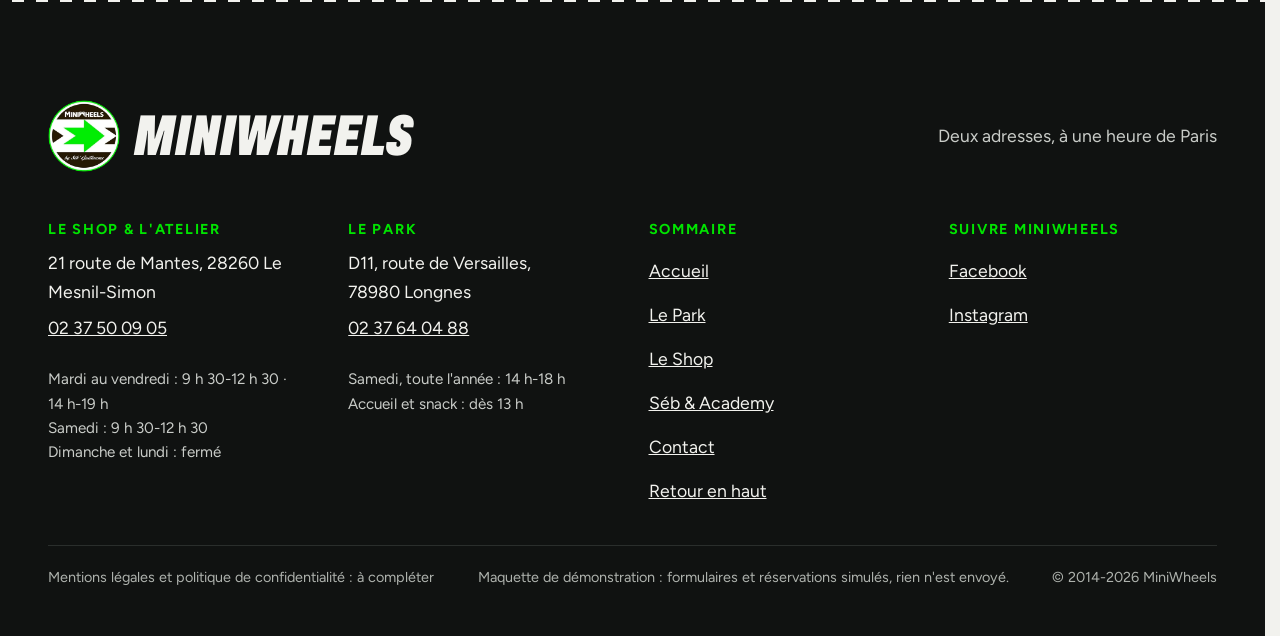
<file: sebastien.html>
<!doctype html>
<html lang="fr" data-v="2" data-curseur>
<head>
<meta charset="utf-8">
<meta name="viewport" content="width=device-width, initial-scale=1, viewport-fit=cover">
<title>Sébastien Guillaume et la Seb&#39;One Academy · MiniWheels</title>
<meta name="description" content="Quatre fois champion du monde d&#39;enduro par équipe, diplômé d&#39;État : Séb transmet son expérience dans les stages de la Seb&#39;One Academy.">
<meta name="robots" content="noindex, nofollow">
<link rel="canonical" href="https://miniwheels-maquette.vercel.app/sebastien">
<style>:root{--fond:#f2f2ee;--texte:#101211;--voile-fond:#101211;--ouverture-fond:#101211;--menu-fond:#101211}:root { --entete-h: 72px; --barres-h: 0px; } html { background: var(--fond); color: var(--texte); scrollbar-gutter: stable; } body { margin: 0; background: var(--fond); } html.js:not(.secours):not([data-arrivee="retour"]) [data-anime] { opacity: 0; } html.js:not(.secours):not([data-arrivee="retour"]) [data-anime].vu { opacity: 1; } [data-voile] { position: fixed; inset: 0; z-index: 900; background: var(--voile-fond); transform: translateY(100%); visibility: hidden; pointer-events: none; } html[data-arrivee="voile"]:not(.voile-leve):not(.secours) [data-voile] { transform: none; visibility: visible; } html.secours [data-voile] { visibility: hidden !important; } .ouverture-panneau { position: fixed; inset: 0; z-index: 850; display: none; place-content: center; justify-items: center; background: var(--ouverture-fond, var(--voile-fond)); color: var(--fond); text-align: center; } html.js[data-arrivee="intro"]:not(.secours):not(.intro-finie) .ouverture-panneau { display: grid; } html.defilement-bloque, html.defilement-bloque body, html.js[data-arrivee="intro"]:not(.secours):not(.intro-finie), html.js[data-arrivee="intro"]:not(.secours):not(.intro-finie) body, html[data-arrivee="voile"]:not(.voile-leve):not(.secours), html[data-arrivee="voile"]:not(.voile-leve):not(.secours) body { overflow: hidden; } html.js[data-arrivee="intro"]:not(.secours):not(.intro-finie) { background-color: var(--ouverture-fond, var(--voile-fond)); } html[data-arrivee="voile"]:not(.voile-leve):not(.secours) { background-color: var(--voile-fond); }</style>
<script>(function () {
var d = document.documentElement, ss = null, ls = null;
try { ss = window.sessionStorage; ls = window.localStorage; } catch (e) {}
d.classList.add('js');
var nav = performance.getEntriesByType ? performance.getEntriesByType('navigation')[0] : null;
var type = nav ? nav.type : 'navigate';
var depart = null;
try { depart = JSON.parse(ss.getItem('socle:depart') || 'null'); ss.removeItem('socle:depart'); } catch (e) {}
if (depart && !(Date.now() - depart.t < 15000)) depart = null;
var mode = type === 'back_forward' ? 'retour' : type === 'reload' ? 'intro' : depart ? 'voile' : 'intro';
d.setAttribute('data-arrivee', mode);
if (mode === 'voile' && depart.couleur) d.style.setProperty('--voile-fond', depart.couleur);
if (type === 'reload' && 'scrollRestoration' in history) {
history.scrollRestoration = 'manual';
}
try {
var choisie = ls && ls.getItem('socle:langue');
var langue = (d.lang || '').slice(0, 2);
if (choisie && choisie !== langue && type === 'navigate' && !depart) {
var alt = document.querySelector('link[rel="alternate"][hreflang="' + choisie + '"]');
if (alt) location.replace(new URL(alt.href).pathname + location.search + location.hash);
}
} catch (e) {}
setTimeout(function () { if (!d.classList.contains('demarre')) d.classList.add('secours'); }, 2000);
})();</script>
<link rel="preload" href="/assets/fonts/archivo-italique.woff2" as="font" type="font/woff2" crossorigin>
<link rel="preload" href="/assets/fonts/figtree.woff2" as="font" type="font/woff2" crossorigin>
<link rel="stylesheet" href="/assets/css/socle.css?v=2">
<link rel="stylesheet" href="/assets/css/site.css?v=2">
<link rel="modulepreload" href="/assets/js/site.js?v=2">
<link rel="modulepreload" href="/assets/js/socle/index.js?v=2">
<script src="/assets/vendor/gsap.min.js" defer></script>
<script src="/assets/vendor/ScrollTrigger.min.js" defer></script>
<script src="/assets/vendor/SplitText.min.js" defer></script>
<script type="module" src="/assets/js/site.js?v=2"></script>
<meta name="theme-color" content="#101211">
<link rel="icon" href="/assets/images/favicon.png" type="image/png">
<link rel="apple-touch-icon" href="/assets/images/apple-touch-icon.png">
<meta property="og:type" content="website">
<meta property="og:site_name" content="MiniWheels">
<meta property="og:locale" content="fr_FR">
<meta property="og:title" content="Sébastien Guillaume et la Seb&#39;One Academy · MiniWheels">
<meta property="og:description" content="Quatre fois champion du monde d&#39;enduro par équipe, diplômé d&#39;État : Séb transmet son expérience dans les stages de la Seb&#39;One Academy.">
<meta property="og:url" content="https://miniwheels-maquette.vercel.app/sebastien">
<meta property="og:image" content="https://miniwheels-maquette.vercel.app/assets/partage/sebastien-fr.jpg">
<meta property="og:image:width" content="1200">
<meta property="og:image:height" content="630">
<meta property="og:image:alt" content="Portrait de Sébastien Guillaume">
<meta name="twitter:card" content="summary_large_image">
<script type="application/ld+json">{"@context":"https://schema.org","@graph":[{"@type":"MotorcycleDealer","name":"MiniWheels Shop & atelier","telephone":"+33237500905","address":{"@type":"PostalAddress","streetAddress":"21 route de Mantes","postalCode":"28260","addressLocality":"Le Mesnil-Simon","addressCountry":"FR"},"openingHoursSpecification":[{"@type":"OpeningHoursSpecification","dayOfWeek":["Tuesday","Wednesday","Thursday","Friday"],"opens":"09:30","closes":"12:30"},{"@type":"OpeningHoursSpecification","dayOfWeek":["Tuesday","Wednesday","Thursday","Friday"],"opens":"14:00","closes":"19:00"},{"@type":"OpeningHoursSpecification","dayOfWeek":"Saturday","opens":"09:30","closes":"12:30"}],"founder":{"@type":"Person","name":"Sébastien Guillaume"}},{"@type":"SportsActivityLocation","name":"MiniWheels Park","telephone":"+33237640488","address":{"@type":"PostalAddress","streetAddress":"D11, route de Versailles","postalCode":"78980","addressLocality":"Longnes","addressCountry":"FR"},"openingHoursSpecification":[{"@type":"OpeningHoursSpecification","dayOfWeek":"Saturday","opens":"14:00","closes":"18:00"}]}]}</script>
</head>
<body id="haut">
<div data-voile data-forme="glisse" aria-hidden="true"><div class="voile-contenu"><img src="/assets/images/logo-rond-240.webp" alt="" width="72" height="72"><span data-voile-libelle>Séb &amp; Academy</span></div></div>
<div class="ouverture-panneau" data-ouverture aria-hidden="true">
  <img class="ouverture-logo" src="/assets/images/logo-rond-240.webp" alt="" width="120" height="120" data-ouverture-objet>
  <div class="grille-depart" data-effet="grille-depart"><span class="grille-barre" style="--i:0"><b></b></span><span class="grille-barre" style="--i:1"><b></b></span><span class="grille-barre" style="--i:2"><b></b></span><span class="grille-barre" style="--i:3"><b></b></span><span class="grille-barre" style="--i:4"><b></b></span><span class="grille-barre" style="--i:5"><b></b></span><span class="grille-barre" style="--i:6"><b></b></span><span class="grille-barre" style="--i:7"><b></b></span></div>
  <p class="ouverture-ligne">Shop &amp; Park</p>
</div>
<a class="evitement" href="#contenu">Aller au contenu</a>
<header data-entete>
  <div class="entete-rangee">
    <a class="entete-logo" href="/" data-libelle="Accueil">
      <img src="/assets/images/logo-rond-240.webp" alt="" width="44" height="44"><span>MiniWheels</span>
    </a>
    <nav data-nav aria-label="Navigation principale">
      <ul><li><a href="/park" data-libelle="Le Park">Le Park</a></li><li><a href="/shop" data-libelle="Le Shop">Le Shop</a></li><li><a href="/sebastien" data-libelle="Séb &amp; Academy" aria-current="page">Séb &amp; Academy</a></li><li><a href="/contact" data-libelle="Contact">Contact</a></li></ul>
    </nav>
    <div class="entete-actions">
      <a class="bouton" href="/park#reserver" data-libelle="Le Park">Réserver</a>
      <button type="button" data-menu-bouton aria-controls="menu" aria-expanded="false" data-libelle-ouvrir="Menu" data-libelle-fermer="Fermer"><span data-libelle-bouton>Menu</span></button>
      <a class="menu-sansjs" href="#menu" data-menu-lien>Menu</a>
    </div>
  </div>
</header>
<span class="jauge-lecture" data-barre-lecture aria-hidden="true"></span>
<script>/* Avant le premier affichage : rangées de la navigation (même règle que ajusterNav dans assets/js/socle/entete.js)
   et hauteur réelle de l'en-tête, pour que rien ne saute quand le JavaScript du site prend la main. */
(function () {
  var h = document.documentElement, u = document.querySelector('[data-nav] ul'), e = document.querySelector('[data-entete]');
  if (u) {
    var deborde = function () { return u.scrollWidth > u.clientWidth + 1; }, c = deborde();
    if (c && window.matchMedia('(min-width: 900px)').matches) {
      h.classList.add('nav-deux-rangees'); c = deborde();
      if (c) { h.classList.add('nav-deux-lignes'); var a = u.querySelector('a'); c = !a || u.getBoundingClientRect().height > a.getBoundingClientRect().height * 2.5; }
      if (c) h.classList.remove('nav-deux-rangees', 'nav-deux-lignes');
    }
    if (c) h.classList.add('nav-compacte');
  }
  if (e) h.style.setProperty('--entete-h', Math.round(e.getBoundingClientRect().height) + 'px');
})();</script>
<span id="menu-ferme" aria-hidden="true"></span>
<div id="menu" data-menu role="dialog" aria-modal="true" aria-label="Menu">
  <p class="menu-sansjs-fermer"><a href="#menu-ferme">Fermer</a></p>
  <ul><li style="--i:0"><a href="/" class="menu-lien" data-libelle="Accueil">Accueil</a></li><li style="--i:1"><a href="/park" class="menu-lien" data-libelle="Le Park">Le Park</a></li><li style="--i:2"><a href="/shop" class="menu-lien" data-libelle="Le Shop">Le Shop</a></li><li style="--i:3"><a href="/sebastien" class="menu-lien" data-libelle="Séb &amp; Academy" aria-current="page">Séb &amp; Academy</a></li><li style="--i:4"><a href="/contact" class="menu-lien" data-libelle="Contact">Contact</a></li></ul>
  <p class="menu-actions"><a href="/park#reserver" class="bouton" data-libelle="Le Park">Réserver une session</a><a class="bouton bouton--contour" href="tel:+33237640488">Appeler le Park</a><a class="bouton bouton--contour" href="tel:+33237500905">Appeler le Shop</a></p>
</div>
<script type="application/json" id="donnees-horaires">{"horaires":{"fuseau":"Europe/Paris","shop":{"nom":"Le Shop & l'atelier","plages":{"2":[["09:30","12:30"],["14:00","19:00"]],"3":[["09:30","12:30"],["14:00","19:00"]],"4":[["09:30","12:30"],["14:00","19:00"]],"5":[["09:30","12:30"],["14:00","19:00"]],"6":[["09:30","12:30"]]},"lignes":[["Mardi au vendredi","9 h 30-12 h 30 · 14 h-19 h"],["Samedi","9 h 30-12 h 30"],["Dimanche et lundi","fermé"]]},"park":{"nom":"Le Park","plages":{"6":[["14:00","18:00"]]},"lignes":[["Samedi, toute l'année","14 h-18 h"],["Accueil et snack","dès 13 h"],["Location","14 h 30-18 h, sur réservation"]],"reserve":"Selon l'état de la piste et la météo : l'ouverture est confirmée chaque vendredi soir sur la page Facebook MiniWheels."},"semaine":[{"j":1,"court":"Lun","texte":"Repos"},{"j":2,"court":"Mar","texte":"Shop 9 h 30-19 h"},{"j":3,"court":"Mer","texte":"Shop · stages un mercredi sur deux","stage":true},{"j":4,"court":"Jeu","texte":"Shop 9 h 30-19 h"},{"j":5,"court":"Ven","texte":"Shop 9 h 30-19 h"},{"j":6,"court":"Sam","texte":"Park 14 h-18 h","park":true,"plus":"Shop le matin"},{"j":0,"court":"Dim","texte":"Repos"}]},"textes":{"ouvert":"Ouvert jusqu'à {h}","ouvreAuj":"Ouvre aujourd'hui à {h}","ouvreDemain":"Ouvre demain à {h}","ouvreJour":"Ouvre {jour} à {h}","parkOuvert":"Le Park roule jusqu'à {h}"}}</script>
<main id="contenu" tabindex="-1" data-page="sebastien">
<section class="page-seb-tete" id="debut" data-tete>
  <p class="seb-geant" aria-hidden="true" data-audit-ignorer><span data-effet="seb-geant">S</span><span data-effet="seb-geant">É</span><span data-effet="seb-geant">B</span></p>
  <div class="seb-tete-media" data-iris-centre>
    <figure class="media " style="--cadrage:35% 40%">
  <picture>
    <img src="/assets/images/seb-portrait-784.webp" srcset="/assets/images/seb-portrait-480.webp 480w, /assets/images/seb-portrait-640.webp 640w, /assets/images/seb-portrait-784.webp 784w" sizes="(max-width: 760px) 100vw, 46vw" alt="Portrait de Sébastien Guillaume, fondateur de MiniWheels" width="784" height="980" fetchpriority="high" loading="eager" decoding="async">
  </picture>
</figure>
  </div>
  <div class="seb-tete-texte">
    <p class="surtitre h-suite">Sébastien Guillaume</p>
    <h1 class="titre"><span class="ligne-masque"><span class="h-ligne">Séb</span></span></h1>
    <p class="intro h-suite">La moto tout terrain, plus qu&#39;un métier : une passion. Après quinze ans de carrière en enduro au plus haut niveau, Séb a choisi de transmettre.</p>
    <p class="tete-actions h-suite"><a class="bouton" href="#academy" data-action-principale data-survol="magnetique">Les stages de l&#39;Academy</a><span class="statut" data-info-cle>Stages de 2 h 30 · 45 € · 8 pilotes au plus</span></p>
  </div>
</section>
<section class="sombre" id="palmares" style="padding-top:clamp(32px,5vw,64px)">
  <div class="conteneur">
    <h2 class="titre " data-anime="lignes">Le palmarès <em>d&#39;un champion</em></h2>
    <p class="intro" data-anime>Quinze ans de carrière, quinze ans de presse.</p>
    <ul class="palmares palmares--grand" data-anime="cascade">
      <li><strong class="palmares-n" data-compteur="4">4</strong><span>fois champion du monde d&#39;enduro <em>par équipe</em></span></li><li><strong class="palmares-n" data-compteur="2">2</strong><span>fois vice-champion du monde d&#39;enduro</span></li><li><strong class="palmares-n" data-compteur="1">1</strong><span>titre de champion d&#39;Europe d&#39;enduro</span></li><li><strong class="palmares-n" data-compteur="3">3</strong><span>fois champion de France d&#39;enduro</span></li><li><strong class="palmares-n" data-compteur="2">2</strong><span>fois champion de France Off Road</span></li><li><strong class="palmares-n" data-compteur="6">6</strong><span>fois vice-champion de France d&#39;enduro</span></li>
    </ul>
  </div>
</section>
<section class="sombre" id="frise" style="padding-top:0">
  <div class="conteneur">
    <h2 class="titre " data-anime="lignes">De la course <em>à la transmission</em></h2>
    <ol class="frise" data-anime="cascade">
      <li><strong>Avril 2014</strong><p>Le Shop et l&#39;atelier ouvrent au Mesnil-Simon : YCF, Sherco, quads, électriques, pièces et équipement.</p></li>
      <li><strong>Juillet 2014</strong><p>Le Park ouvre à Longnes : la région manquait d&#39;un terrain adapté, légal et sécurisé pour rouler en famille.</p></li>
      <li><strong>Septembre 2018</strong><p>La Seb&#39;One Academy naît : accompagner la progression des pilotes.</p></li>
    </ol>
    <div style="position:relative;height:3px;margin-top:-3px"><span class="frise-trait" data-effet="frise" aria-hidden="true"></span></div>
  </div>
</section>
<section class="clair" id="archives">
  <div class="conteneur">
    <h2 class="titre " data-anime="lignes">Les années <em>course</em></h2>
    <p class="intro" data-anime>Photos d&#39;archives de la carrière de Séb.</p>
  </div>
  <div class="archives" tabindex="0" role="region" aria-label="Archives de course, défilement horizontal" data-anime="cascade">
    <div class="archive" style="--r:-3deg"><figure class="media " data-fx="vitesse" style="--cadrage:50% 50%;aspect-ratio:1">
  <picture>
    <img src="/assets/images/archive-1-960.webp" srcset="/assets/images/archive-1-480.webp 480w, /assets/images/archive-1-640.webp 640w, /assets/images/archive-1-960.webp 960w" sizes="(max-width: 760px) 70vw, 24vw" alt="Séb en course d&#39;enduro, en appui dans un virage d&#39;herbe" width="960" height="960" loading="lazy" decoding="async">
  </picture>
</figure></div><div class="archive" style="--r:2.4deg"><figure class="media " data-fx="vitesse" style="--cadrage:50% 50%;aspect-ratio:1">
  <picture>
    <img src="/assets/images/archive-2-960.webp" srcset="/assets/images/archive-2-480.webp 480w, /assets/images/archive-2-640.webp 640w, /assets/images/archive-2-960.webp 960w" sizes="(max-width: 760px) 70vw, 24vw" alt="Séb en tenue de course, au départ d&#39;une spéciale" width="960" height="960" loading="lazy" decoding="async">
  </picture>
</figure></div><div class="archive" style="--r:-1.6deg"><figure class="media " data-fx="vitesse" style="--cadrage:50% 50%;aspect-ratio:1">
  <picture>
    <img src="/assets/images/archive-3-960.webp" srcset="/assets/images/archive-3-480.webp 480w, /assets/images/archive-3-640.webp 640w, /assets/images/archive-3-960.webp 960w" sizes="(max-width: 760px) 70vw, 24vw" alt="Séb en action sur une moto jaune numéro 107" width="960" height="960" loading="lazy" decoding="async">
  </picture>
</figure></div><div class="archive" style="--r:3deg"><figure class="media " data-fx="vitesse" style="--cadrage:50% 50%;aspect-ratio:1">
  <picture>
    <img src="/assets/images/archive-4-960.webp" srcset="/assets/images/archive-4-480.webp 480w, /assets/images/archive-4-640.webp 640w, /assets/images/archive-4-960.webp 960w" sizes="(max-width: 760px) 70vw, 24vw" alt="Séb sur le podium, bouquet en main" width="960" height="960" loading="lazy" decoding="async">
  </picture>
</figure></div><div class="archive" style="--r:-2.4deg"><figure class="media " data-fx="vitesse" style="--cadrage:50% 50%;aspect-ratio:1">
  <picture>
    <img src="/assets/images/archive-5-960.webp" srcset="/assets/images/archive-5-480.webp 480w, /assets/images/archive-5-640.webp 640w, /assets/images/archive-5-960.webp 960w" sizes="(max-width: 760px) 70vw, 24vw" alt="Séb avec l&#39;équipe de France au milieu des pilotes" width="960" height="960" loading="lazy" decoding="async">
  </picture>
</figure></div><div class="archive" style="--r:1.6deg"><figure class="media " data-fx="vitesse" style="--cadrage:50% 50%;aspect-ratio:1">
  <picture>
    <img src="/assets/images/archive-6-960.webp" srcset="/assets/images/archive-6-480.webp 480w, /assets/images/archive-6-640.webp 640w, /assets/images/archive-6-960.webp 960w" sizes="(max-width: 760px) 70vw, 24vw" alt="Séb en maillot France, sur sa moto numéro 24" width="960" height="960" loading="lazy" decoding="async">
  </picture>
</figure></div><div class="archive" style="--r:-1deg"><figure class="media " data-fx="vitesse" style="--cadrage:50% 50%;aspect-ratio:1">
  <picture>
    <img src="/assets/images/archive-7-960.webp" srcset="/assets/images/archive-7-480.webp 480w, /assets/images/archive-7-640.webp 640w, /assets/images/archive-7-960.webp 960w" sizes="(max-width: 760px) 70vw, 24vw" alt="Séb au travail sur sa moto au paddock" width="960" height="960" loading="lazy" decoding="async">
  </picture>
</figure></div>
  </div>
</section>
<section class="clair2" id="academy">
  <div class="conteneur bloc-grille" style="align-items:start">
    <div>
      <p class="surtitre" data-anime>Seb&#39;One Academy</p>
      <h2 class="titre " data-anime="lignes">Stages <em>pour progresser</em></h2>
      <p class="intro" data-anime>Vitesse de passage en virage, sauts, freinage et franchissement : pour gagner en vitesse et en assurance, de 6 à 99 ans.</p>
      <div class="academy-prix" data-anime="cascade">
        <div><strong data-prix>45 €</strong><span>le stage</span></div>
        <div><strong data-prix>400 €</strong><span>la carte Pack&#39;Stages, 10 stages</span></div>
      </div>
      <div class="academy-fiches" data-anime="cascade">
        <div><h3>Format</h3><p>2 h 30, un mercredi sur deux, de 14 h à 16 h 30, selon la météo. 8 pilotes au plus.</p></div><div><h3>Niveau</h3><p>Intermédiaire ou découverte de la compétition, pas débutant. Le pilote démarre, s&#39;arrête et relève sa moto seul, et roule régulièrement.</p></div><div><h3>Moto</h3><p>La sienne : pit bike thermique 4 temps en parfait état. Aucune mécanique sur place.</p></div><div><h3>Équipement</h3><p>Obligatoire : casque, pare-pierre, gants, pantalon, maillot à manches longues, chaussures montantes. Conseillé : bottes, coudières, genouillères.</p></div><div><h3>Licence</h3><p>Licenciés FFM, ou non licenciés avec une assurance Responsabilité civile circuit fermé.</p></div>
      </div>
      <p data-anime><b>Les dates de la saison sont données par téléphone : réservation obligatoire.</b></p>
      <p class="tete-actions" data-anime>
        <a class="bouton bouton--sombre" href="tel:+33237500905">Réserver un stage · 02 37 50 09 05</a>
        <a href="/contact?sujet=stage#ecrire" class="bouton bouton--contour" data-libelle="Contact">Nous écrire</a>
      </p>
    </div>
    <div class="academy-visuel">
      <figure class="media " data-fx="parallaxe" style="--cadrage:50% 50%;aspect-ratio:4 / 5">
  <picture><source media="(max-width: 760px) and (orientation: portrait)" srcset="/assets/images/academy-stage-mobile-640.webp 640w, /assets/images/academy-stage-mobile-1080.webp 1080w" sizes="(max-width: 760px) 100vw, 45vw">
    <img src="/assets/images/academy-stage-1280.webp" srcset="/assets/images/academy-stage-640.webp 640w, /assets/images/academy-stage-1280.webp 1280w, /assets/images/academy-stage-1920.webp 1920w" sizes="(max-width: 760px) 100vw, 45vw" alt="Groupe de pilotes en stage dans les virages" width="1280" height="853" loading="lazy" decoding="async">
  </picture>
</figure>
      <span class="academy-tampon" data-boucle-css><figure class="media academy-badge" style="--cadrage:50% 50%;aspect-ratio:1">
  <picture>
    <img src="/assets/images/academy-badge-800.webp" srcset="/assets/images/academy-badge-480.webp 480w, /assets/images/academy-badge-640.webp 640w, /assets/images/academy-badge-800.webp 800w" sizes="160px" alt="Badge de la Seb&#39;One Academy, école de pilotage pit bike" width="800" height="800" loading="lazy" decoding="async">
  </picture>
</figure></span>
    </div>
  </div>
</section>
<section class="fin sombre" id="fin">
  <figure class="media fin-media" data-fx="parallaxe" data-fx-force="8" style="--cadrage:50% 50%">
  <picture><source media="(max-width: 760px) and (orientation: portrait)" srcset="/assets/images/seb-appel-mobile-640.webp 640w, /assets/images/seb-appel-mobile-1080.webp 1080w" sizes="100vw">
    <img src="/assets/images/seb-appel-1280.webp" srcset="/assets/images/seb-appel-640.webp 640w, /assets/images/seb-appel-1280.webp 1280w, /assets/images/seb-appel-1920.webp 1920w" sizes="100vw" alt="Un jeune pilote s&#39;envole au-dessus de la bosse, le poing levé" width="1280" height="853" loading="lazy" decoding="async">
  </picture>
</figure>
  <div class="conteneur fin-contenu">
    <h2 class="titre titre--xl" data-anime="lignes">Rouler <em>avec Séb</em></h2>
    <p class="fin-texte" data-anime>Initiation pour les débutants au Park, stages pour progresser : appelez Séb au Shop.</p>
    <p class="fin-actions" data-anime>
      <a href="/park#reserver" class="bouton" data-libelle="Le Park" data-survol="magnetique">Réserver une session</a>
      <a class="bouton bouton--contour" href="tel:+33237640488">Appeler le Park · 02 37 64 04 88</a>
      <a class="bouton bouton--contour" href="tel:+33237500905">Appeler le Shop · 02 37 50 09 05</a>
    </p>
  </div>
  <div class="damier" aria-hidden="true"></div>
</section>
</main>
<footer class="pied" id="pied">
  <div class="conteneur pied-tete">
    <a class="pied-logo" href="/" data-libelle="Accueil"><img src="/assets/images/logo-rond-240.webp" alt="" width="72" height="72"><span>MiniWheels</span></a>
    <p class="pied-accroche">Deux adresses, à une heure de Paris</p>
  </div>
  <div class="conteneur pied-grille">
    <div class="pied-lieu">
      <p class="pied-titre">Le Shop &amp; l&#39;atelier</p>
      <p>21 route de Mantes, 28260 Le Mesnil-Simon<br><a href="tel:+33237500905">02 37 50 09 05</a></p>
      <p class="pied-horaires">Mardi au vendredi : 9 h 30-12 h 30 · 14 h-19 h<br>Samedi : 9 h 30-12 h 30<br>Dimanche et lundi : fermé<br></p>
    </div>
    <div class="pied-lieu">
      <p class="pied-titre">Le Park</p>
      <p>D11, route de Versailles, 78980 Longnes<br><a href="tel:+33237640488">02 37 64 04 88</a></p>
      <p class="pied-horaires">Samedi, toute l&#39;année : 14 h-18 h<br>Accueil et snack : dès 13 h<br></p>
    </div>
    <nav aria-label="Sommaire">
      <p class="pied-titre">Sommaire</p>
      <ul><li><a href="/" data-libelle="Accueil">Accueil</a></li><li><a href="/park" data-libelle="Le Park">Le Park</a></li><li><a href="/shop" data-libelle="Le Shop">Le Shop</a></li><li><a href="/sebastien" data-libelle="Séb &amp; Academy" aria-current="page">Séb &amp; Academy</a></li><li><a href="/contact" data-libelle="Contact">Contact</a></li><li><a href="#haut" data-sans-transition>Retour en haut</a></li></ul>
    </nav>
    <div>
      <p class="pied-titre">Suivre MiniWheels</p>
      <ul>
        <li><a href="https://www.facebook.com/MiniWheels.Bike" target="_blank" rel="noopener" aria-label="Facebook (nouvel onglet)">Facebook</a></li>
        <li><a href="https://www.instagram.com/miniwheels.bike/" target="_blank" rel="noopener" aria-label="Instagram (nouvel onglet)">Instagram</a></li>
      </ul>
    </div>
  </div>
  <div class="conteneur pied-bas"><p>Mentions légales et politique de confidentialité : à compléter</p><p>Maquette de démonstration : formulaires et réservations simulés, rien n&#39;est envoyé.</p><p>© 2014-2026 MiniWheels</p></div>
</footer>
<div data-barre-fixe>
  <a class="bouton bouton--contour" href="tel:+33237640488">Appeler</a>
  <a class="bouton" href="/park#reserver" data-libelle="Le Park">Réserver</a>
</div>
</body>
</html>
</file>
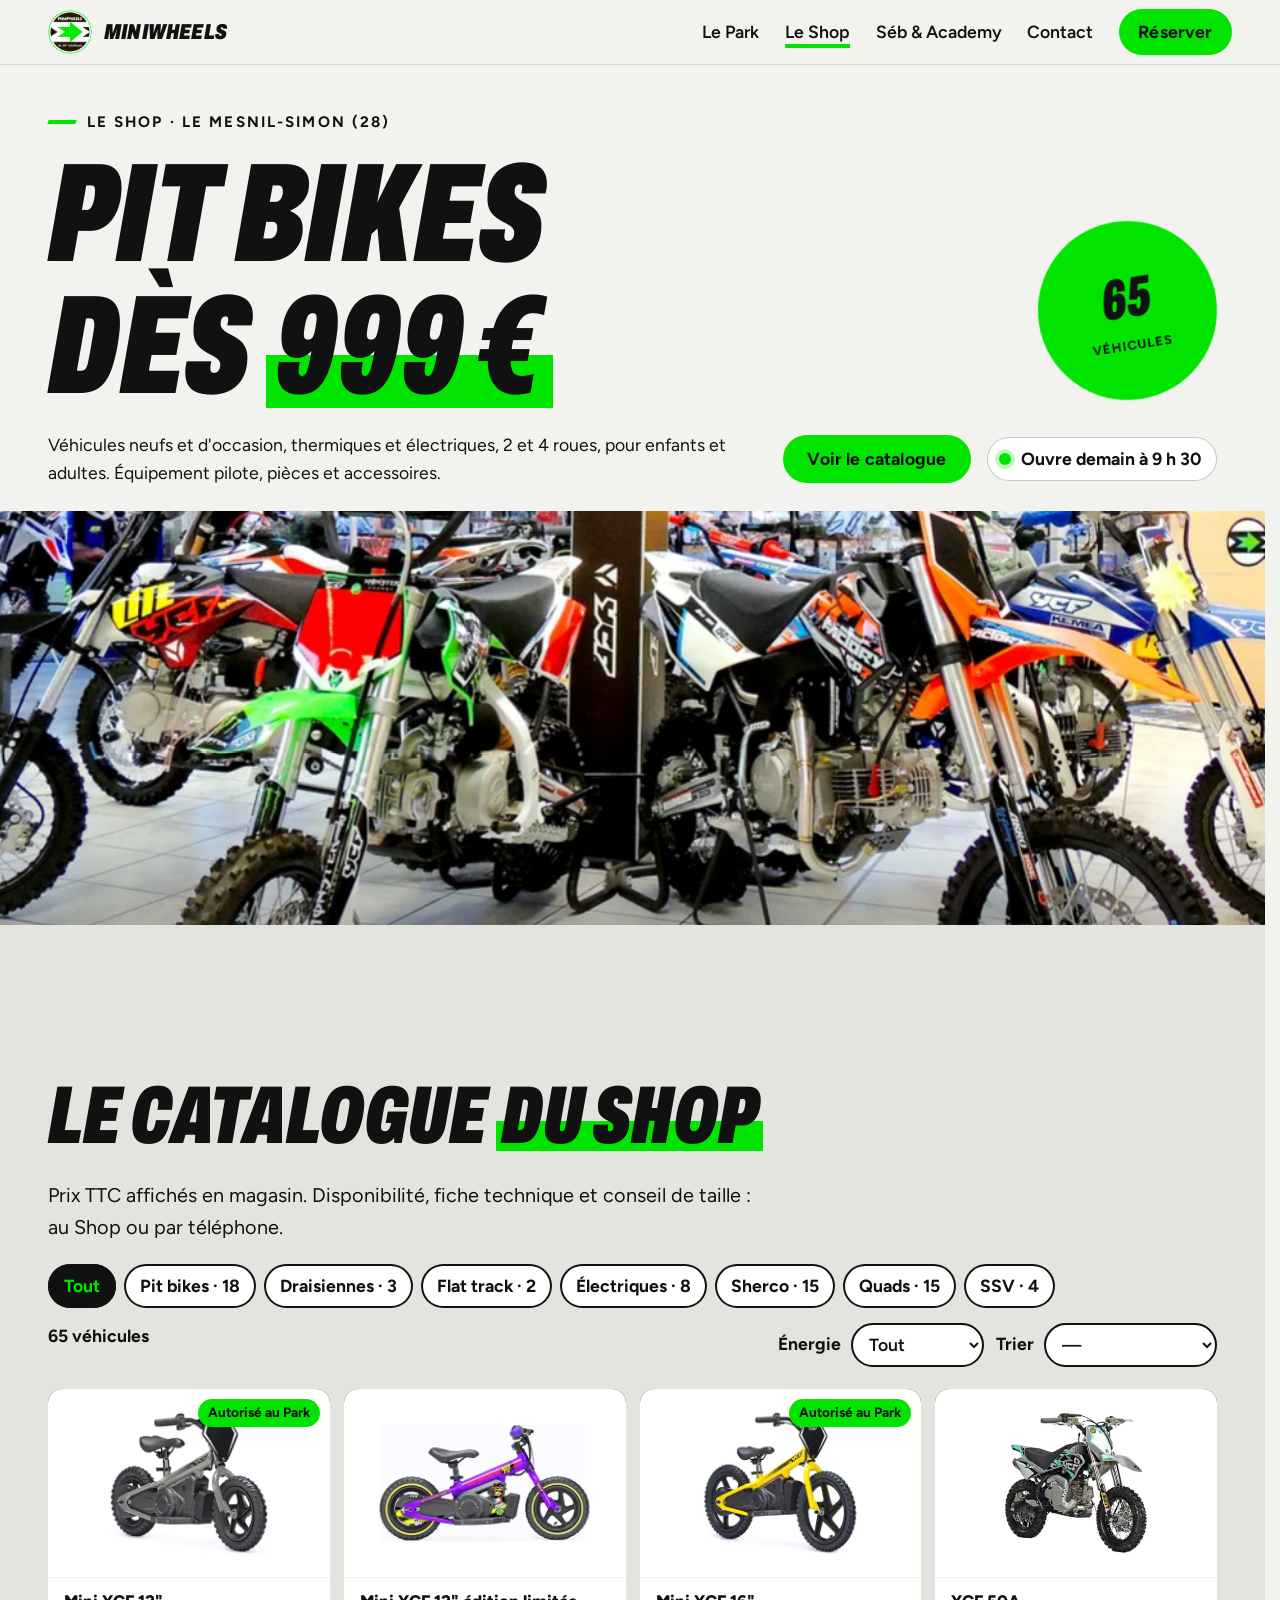
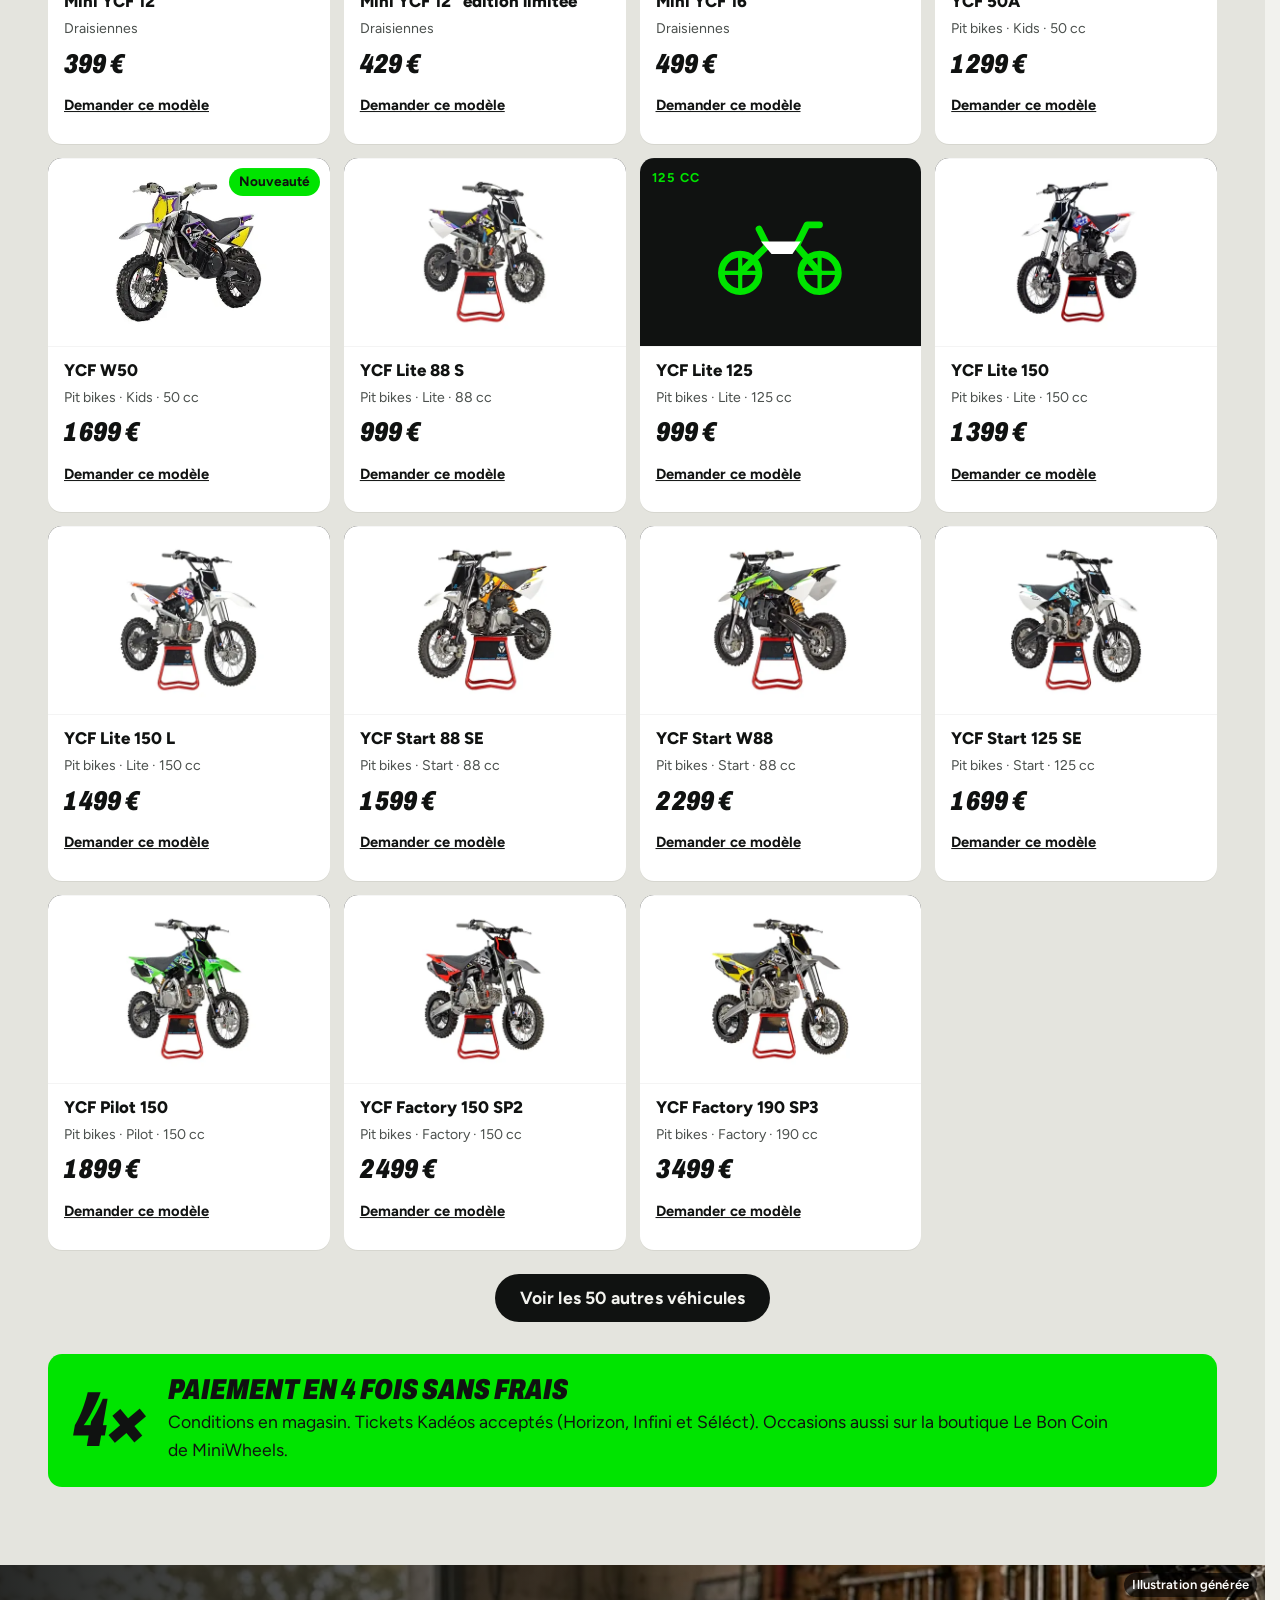
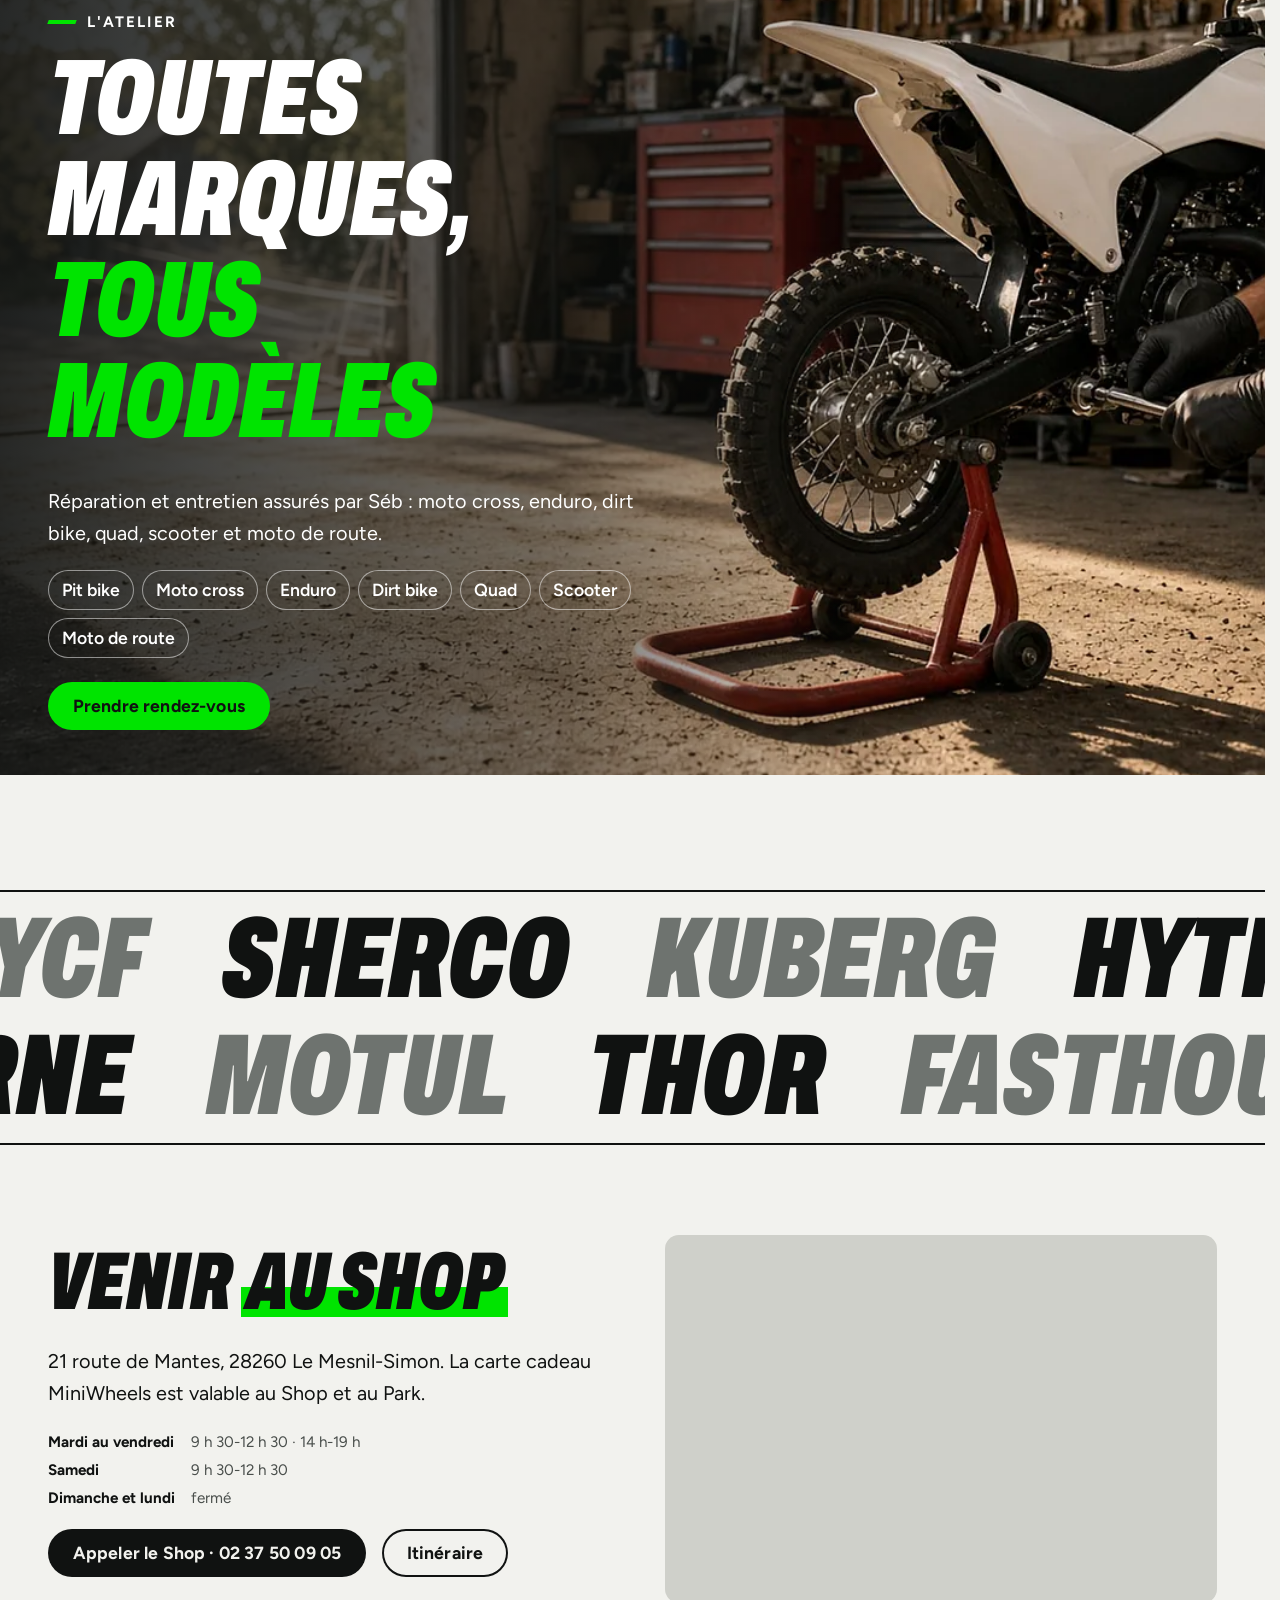
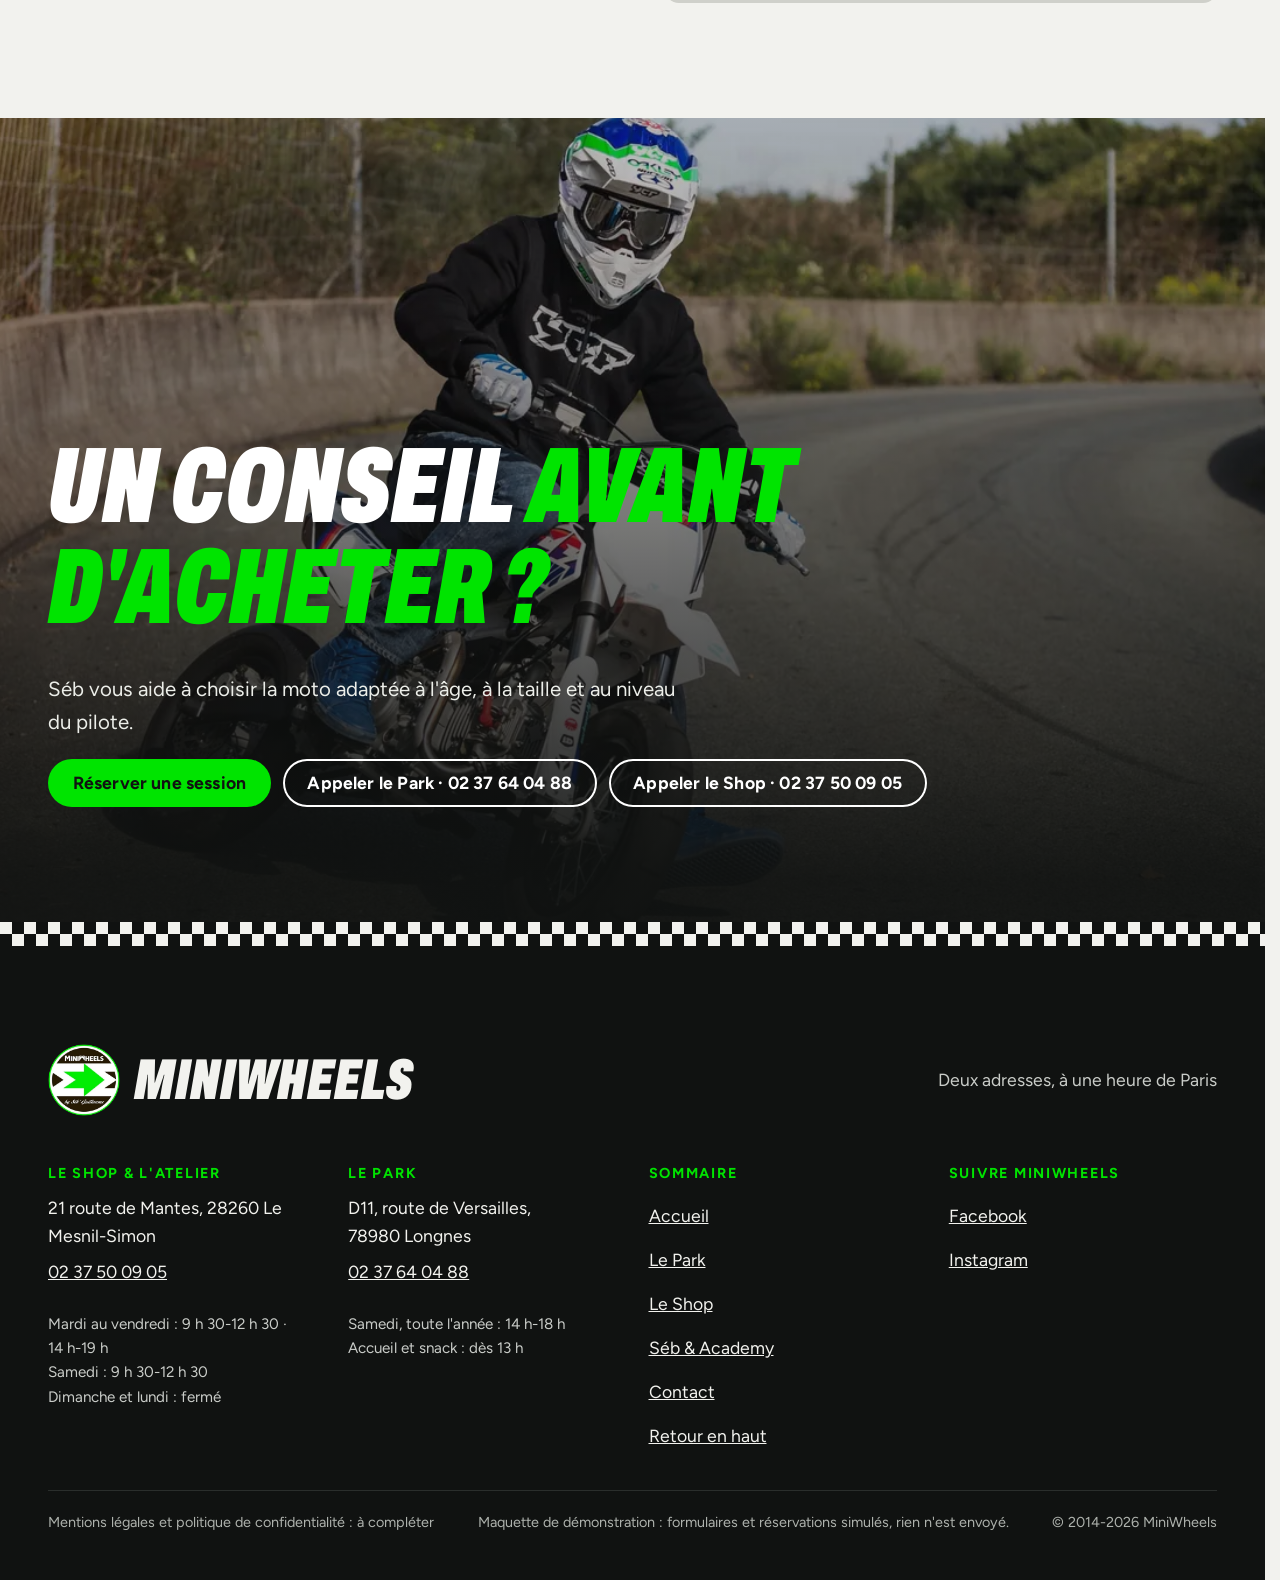
<file: shop.html>
<!doctype html>
<html lang="fr" data-v="2" data-curseur>
<head>
<meta charset="utf-8">
<meta name="viewport" content="width=device-width, initial-scale=1, viewport-fit=cover">
<title>Le Shop &amp; l&#39;atelier : pit bikes, quads et motos au Mesnil-Simon · MiniWheels</title>
<meta name="description" content="Pit bikes YCF dès 999 €, motos électriques Kuberg, Sherco, quads et SSV, équipement et pièces. Atelier toutes marques. Paiement en 4 fois sans frais.">
<meta name="robots" content="noindex, nofollow">
<link rel="canonical" href="https://miniwheels-maquette.vercel.app/shop">
<style>:root{--fond:#f2f2ee;--texte:#101211;--voile-fond:#101211;--ouverture-fond:#101211;--menu-fond:#101211}:root { --entete-h: 72px; --barres-h: 0px; } html { background: var(--fond); color: var(--texte); scrollbar-gutter: stable; } body { margin: 0; background: var(--fond); } html.js:not(.secours):not([data-arrivee="retour"]) [data-anime] { opacity: 0; } html.js:not(.secours):not([data-arrivee="retour"]) [data-anime].vu { opacity: 1; } [data-voile] { position: fixed; inset: 0; z-index: 900; background: var(--voile-fond); transform: translateY(100%); visibility: hidden; pointer-events: none; } html[data-arrivee="voile"]:not(.voile-leve):not(.secours) [data-voile] { transform: none; visibility: visible; } html.secours [data-voile] { visibility: hidden !important; } .ouverture-panneau { position: fixed; inset: 0; z-index: 850; display: none; place-content: center; justify-items: center; background: var(--ouverture-fond, var(--voile-fond)); color: var(--fond); text-align: center; } html.js[data-arrivee="intro"]:not(.secours):not(.intro-finie) .ouverture-panneau { display: grid; } html.defilement-bloque, html.defilement-bloque body, html.js[data-arrivee="intro"]:not(.secours):not(.intro-finie), html.js[data-arrivee="intro"]:not(.secours):not(.intro-finie) body, html[data-arrivee="voile"]:not(.voile-leve):not(.secours), html[data-arrivee="voile"]:not(.voile-leve):not(.secours) body { overflow: hidden; } html.js[data-arrivee="intro"]:not(.secours):not(.intro-finie) { background-color: var(--ouverture-fond, var(--voile-fond)); } html[data-arrivee="voile"]:not(.voile-leve):not(.secours) { background-color: var(--voile-fond); }</style>
<script>(function () {
var d = document.documentElement, ss = null, ls = null;
try { ss = window.sessionStorage; ls = window.localStorage; } catch (e) {}
d.classList.add('js');
var nav = performance.getEntriesByType ? performance.getEntriesByType('navigation')[0] : null;
var type = nav ? nav.type : 'navigate';
var depart = null;
try { depart = JSON.parse(ss.getItem('socle:depart') || 'null'); ss.removeItem('socle:depart'); } catch (e) {}
if (depart && !(Date.now() - depart.t < 15000)) depart = null;
var mode = type === 'back_forward' ? 'retour' : type === 'reload' ? 'intro' : depart ? 'voile' : 'intro';
d.setAttribute('data-arrivee', mode);
if (mode === 'voile' && depart.couleur) d.style.setProperty('--voile-fond', depart.couleur);
if (type === 'reload' && 'scrollRestoration' in history) {
history.scrollRestoration = 'manual';
}
try {
var choisie = ls && ls.getItem('socle:langue');
var langue = (d.lang || '').slice(0, 2);
if (choisie && choisie !== langue && type === 'navigate' && !depart) {
var alt = document.querySelector('link[rel="alternate"][hreflang="' + choisie + '"]');
if (alt) location.replace(new URL(alt.href).pathname + location.search + location.hash);
}
} catch (e) {}
setTimeout(function () { if (!d.classList.contains('demarre')) d.classList.add('secours'); }, 2000);
})();</script>
<link rel="preload" href="/assets/fonts/archivo-italique.woff2" as="font" type="font/woff2" crossorigin>
<link rel="preload" href="/assets/fonts/figtree.woff2" as="font" type="font/woff2" crossorigin>
<link rel="stylesheet" href="/assets/css/socle.css?v=2">
<link rel="stylesheet" href="/assets/css/site.css?v=2">
<link rel="modulepreload" href="/assets/js/site.js?v=2">
<link rel="modulepreload" href="/assets/js/socle/index.js?v=2">
<script src="/assets/vendor/gsap.min.js" defer></script>
<script src="/assets/vendor/ScrollTrigger.min.js" defer></script>
<script src="/assets/vendor/SplitText.min.js" defer></script>
<script type="module" src="/assets/js/site.js?v=2"></script>
<meta name="theme-color" content="#101211">
<link rel="icon" href="/assets/images/favicon.png" type="image/png">
<link rel="apple-touch-icon" href="/assets/images/apple-touch-icon.png">
<meta property="og:type" content="website">
<meta property="og:site_name" content="MiniWheels">
<meta property="og:locale" content="fr_FR">
<meta property="og:title" content="Le Shop &amp; l&#39;atelier : pit bikes, quads et motos au Mesnil-Simon · MiniWheels">
<meta property="og:description" content="Pit bikes YCF dès 999 €, motos électriques Kuberg, Sherco, quads et SSV, équipement et pièces. Atelier toutes marques. Paiement en 4 fois sans frais.">
<meta property="og:url" content="https://miniwheels-maquette.vercel.app/shop">
<meta property="og:image" content="https://miniwheels-maquette.vercel.app/assets/partage/shop-fr.jpg">
<meta property="og:image:width" content="1200">
<meta property="og:image:height" content="630">
<meta property="og:image:alt" content="L&#39;intérieur du Shop MiniWheels et ses rangées de pit bikes">
<meta name="twitter:card" content="summary_large_image">
<script type="application/ld+json">{"@context":"https://schema.org","@graph":[{"@type":"MotorcycleDealer","name":"MiniWheels Shop & atelier","telephone":"+33237500905","address":{"@type":"PostalAddress","streetAddress":"21 route de Mantes","postalCode":"28260","addressLocality":"Le Mesnil-Simon","addressCountry":"FR"},"openingHoursSpecification":[{"@type":"OpeningHoursSpecification","dayOfWeek":["Tuesday","Wednesday","Thursday","Friday"],"opens":"09:30","closes":"12:30"},{"@type":"OpeningHoursSpecification","dayOfWeek":["Tuesday","Wednesday","Thursday","Friday"],"opens":"14:00","closes":"19:00"},{"@type":"OpeningHoursSpecification","dayOfWeek":"Saturday","opens":"09:30","closes":"12:30"}],"founder":{"@type":"Person","name":"Sébastien Guillaume"}},{"@type":"SportsActivityLocation","name":"MiniWheels Park","telephone":"+33237640488","address":{"@type":"PostalAddress","streetAddress":"D11, route de Versailles","postalCode":"78980","addressLocality":"Longnes","addressCountry":"FR"},"openingHoursSpecification":[{"@type":"OpeningHoursSpecification","dayOfWeek":"Saturday","opens":"14:00","closes":"18:00"}]}]}</script>
</head>
<body id="haut">
<div data-voile data-forme="glisse" aria-hidden="true"><div class="voile-contenu"><img src="/assets/images/logo-rond-240.webp" alt="" width="72" height="72"><span data-voile-libelle>Le Shop</span></div></div>
<div class="ouverture-panneau" data-ouverture aria-hidden="true">
  <img class="ouverture-logo" src="/assets/images/logo-rond-240.webp" alt="" width="120" height="120" data-ouverture-objet>
  <div class="grille-depart" data-effet="grille-depart"><span class="grille-barre" style="--i:0"><b></b></span><span class="grille-barre" style="--i:1"><b></b></span><span class="grille-barre" style="--i:2"><b></b></span><span class="grille-barre" style="--i:3"><b></b></span><span class="grille-barre" style="--i:4"><b></b></span><span class="grille-barre" style="--i:5"><b></b></span><span class="grille-barre" style="--i:6"><b></b></span><span class="grille-barre" style="--i:7"><b></b></span></div>
  <p class="ouverture-ligne">Shop &amp; Park</p>
</div>
<a class="evitement" href="#contenu">Aller au contenu</a>
<header data-entete>
  <div class="entete-rangee">
    <a class="entete-logo" href="/" data-libelle="Accueil">
      <img src="/assets/images/logo-rond-240.webp" alt="" width="44" height="44"><span>MiniWheels</span>
    </a>
    <nav data-nav aria-label="Navigation principale">
      <ul><li><a href="/park" data-libelle="Le Park">Le Park</a></li><li><a href="/shop" data-libelle="Le Shop" aria-current="page">Le Shop</a></li><li><a href="/sebastien" data-libelle="Séb &amp; Academy">Séb &amp; Academy</a></li><li><a href="/contact" data-libelle="Contact">Contact</a></li></ul>
    </nav>
    <div class="entete-actions">
      <a class="bouton" href="/park#reserver" data-libelle="Le Park">Réserver</a>
      <button type="button" data-menu-bouton aria-controls="menu" aria-expanded="false" data-libelle-ouvrir="Menu" data-libelle-fermer="Fermer"><span data-libelle-bouton>Menu</span></button>
      <a class="menu-sansjs" href="#menu" data-menu-lien>Menu</a>
    </div>
  </div>
</header>
<span class="jauge-lecture" data-barre-lecture aria-hidden="true"></span>
<script>/* Avant le premier affichage : rangées de la navigation (même règle que ajusterNav dans assets/js/socle/entete.js)
   et hauteur réelle de l'en-tête, pour que rien ne saute quand le JavaScript du site prend la main. */
(function () {
  var h = document.documentElement, u = document.querySelector('[data-nav] ul'), e = document.querySelector('[data-entete]');
  if (u) {
    var deborde = function () { return u.scrollWidth > u.clientWidth + 1; }, c = deborde();
    if (c && window.matchMedia('(min-width: 900px)').matches) {
      h.classList.add('nav-deux-rangees'); c = deborde();
      if (c) { h.classList.add('nav-deux-lignes'); var a = u.querySelector('a'); c = !a || u.getBoundingClientRect().height > a.getBoundingClientRect().height * 2.5; }
      if (c) h.classList.remove('nav-deux-rangees', 'nav-deux-lignes');
    }
    if (c) h.classList.add('nav-compacte');
  }
  if (e) h.style.setProperty('--entete-h', Math.round(e.getBoundingClientRect().height) + 'px');
})();</script>
<span id="menu-ferme" aria-hidden="true"></span>
<div id="menu" data-menu role="dialog" aria-modal="true" aria-label="Menu">
  <p class="menu-sansjs-fermer"><a href="#menu-ferme">Fermer</a></p>
  <ul><li style="--i:0"><a href="/" class="menu-lien" data-libelle="Accueil">Accueil</a></li><li style="--i:1"><a href="/park" class="menu-lien" data-libelle="Le Park">Le Park</a></li><li style="--i:2"><a href="/shop" class="menu-lien" data-libelle="Le Shop" aria-current="page">Le Shop</a></li><li style="--i:3"><a href="/sebastien" class="menu-lien" data-libelle="Séb &amp; Academy">Séb &amp; Academy</a></li><li style="--i:4"><a href="/contact" class="menu-lien" data-libelle="Contact">Contact</a></li></ul>
  <p class="menu-actions"><a href="/park#reserver" class="bouton" data-libelle="Le Park">Réserver une session</a><a class="bouton bouton--contour" href="tel:+33237640488">Appeler le Park</a><a class="bouton bouton--contour" href="tel:+33237500905">Appeler le Shop</a></p>
</div>
<script type="application/json" id="donnees-horaires">{"horaires":{"fuseau":"Europe/Paris","shop":{"nom":"Le Shop & l'atelier","plages":{"2":[["09:30","12:30"],["14:00","19:00"]],"3":[["09:30","12:30"],["14:00","19:00"]],"4":[["09:30","12:30"],["14:00","19:00"]],"5":[["09:30","12:30"],["14:00","19:00"]],"6":[["09:30","12:30"]]},"lignes":[["Mardi au vendredi","9 h 30-12 h 30 · 14 h-19 h"],["Samedi","9 h 30-12 h 30"],["Dimanche et lundi","fermé"]]},"park":{"nom":"Le Park","plages":{"6":[["14:00","18:00"]]},"lignes":[["Samedi, toute l'année","14 h-18 h"],["Accueil et snack","dès 13 h"],["Location","14 h 30-18 h, sur réservation"]],"reserve":"Selon l'état de la piste et la météo : l'ouverture est confirmée chaque vendredi soir sur la page Facebook MiniWheels."},"semaine":[{"j":1,"court":"Lun","texte":"Repos"},{"j":2,"court":"Mar","texte":"Shop 9 h 30-19 h"},{"j":3,"court":"Mer","texte":"Shop · stages un mercredi sur deux","stage":true},{"j":4,"court":"Jeu","texte":"Shop 9 h 30-19 h"},{"j":5,"court":"Ven","texte":"Shop 9 h 30-19 h"},{"j":6,"court":"Sam","texte":"Park 14 h-18 h","park":true,"plus":"Shop le matin"},{"j":0,"court":"Dim","texte":"Repos"}]},"textes":{"ouvert":"Ouvert jusqu'à {h}","ouvreAuj":"Ouvre aujourd'hui à {h}","ouvreDemain":"Ouvre demain à {h}","ouvreJour":"Ouvre {jour} à {h}","parkOuvert":"Le Park roule jusqu'à {h}"}}</script>
<main id="contenu" tabindex="-1" data-page="shop">
<section class="page-shop-tete" id="debut" data-tete>
  <div class="conteneur shop-tete-haut">
    <div>
      <p class="surtitre h-suite">Le Shop · Le Mesnil-Simon (28)</p>
      <h1 class="titre"><span class="ligne-masque"><span class="h-ligne">Pit bikes</span></span><span class="ligne-masque"><span class="h-ligne">dès <span class="surligne">999 €</span></span></span></h1>
    </div>
    <p class="etiquette" data-effet="etiquette" data-iris-centre="disque"><strong>65</strong><small>véhicules</small></p>
  </div>
  <div class="conteneur shop-tete-bas">
    <p class="h-suite masque-ecran-bas">Véhicules neufs et d&#39;occasion, thermiques et électriques, 2 et 4 roues, pour enfants et adultes. Équipement pilote, pièces et accessoires.</p>
    <p class="tete-actions h-suite" style="margin:0">
      <a class="bouton" href="#catalogue" data-action-principale data-survol="magnetique">Voir le catalogue</a>
      <span class="statut statut--clair" data-statut="shop" data-info-cle>Mardi au vendredi · 9 h 30-12 h 30 · 14 h-19 h</span>
    </p>
  </div>
  <figure class="media shop-bandeau" data-fx="parallaxe" data-fx-force="14" style="--cadrage:50% 62%">
  <picture><source media="(max-width: 760px) and (orientation: portrait)" srcset="/assets/images/shop-ouverture-mobile-640.webp 640w, /assets/images/shop-ouverture-mobile-1080.webp 1080w" sizes="100vw">
    <img src="/assets/images/shop-ouverture-1280.webp" srcset="/assets/images/shop-ouverture-640.webp 640w, /assets/images/shop-ouverture-1280.webp 1280w, /assets/images/shop-ouverture-1920.webp 1920w" sizes="100vw" alt="L&#39;intérieur du Shop : des rangées de pit bikes neuves sous les bannières YCF et Sherco" width="1280" height="720" fetchpriority="high" loading="eager" decoding="async">
  </picture>
</figure>
</section>
<section class="clair2" id="catalogue">
  <div class="conteneur" data-catalogue>
    <h2 class="titre " data-anime="lignes">Le catalogue <em>du Shop</em></h2>
    <p class="intro" data-anime>Prix TTC affichés en magasin. Disponibilité, fiche technique et conseil de taille : au Shop ou par téléphone.</p>
    <div class="filtres" role="group" aria-label="Familles">
      <button type="button" class="filtre" data-famille-filtre="tout" aria-pressed="true">Tout</button>
      <button type="button" class="filtre" data-famille-filtre="pit-bike" aria-pressed="false">Pit bikes · 18</button><button type="button" class="filtre" data-famille-filtre="draisienne" aria-pressed="false">Draisiennes · 3</button><button type="button" class="filtre" data-famille-filtre="flat-track" aria-pressed="false">Flat track · 2</button><button type="button" class="filtre" data-famille-filtre="electrique" aria-pressed="false">Électriques · 8</button><button type="button" class="filtre" data-famille-filtre="enduro" aria-pressed="false">Sherco · 15</button><button type="button" class="filtre" data-famille-filtre="quad" aria-pressed="false">Quads · 15</button><button type="button" class="filtre" data-famille-filtre="ssv" aria-pressed="false">SSV · 4</button>
    </div>
    <div class="filtres-bas">
      <p class="resultats" data-resultats data-modele="{n} véhicules" aria-live="polite">65 véhicules</p>
      <div style="display:flex;flex-wrap:wrap;gap:12px">
        <label>Énergie <select data-energie><option value="tout">Tout</option><option value="thermique">Thermique</option><option value="électrique">Électrique</option></select></label>
        <label>Trier <select data-tri><option value="ordre">—</option><option value="prix">Prix croissant</option><option value="prix-desc">Prix décroissant</option><option value="nom">Nom</option></select></label>
      </div>
    </div>
    <ul class="grille-vehicules" data-effet="catalogue-tri">
      <li class="vehicule" id="v-mini-ycf-12" data-famille="draisienne" data-energie="électrique" data-prix="399" data-nom="Mini YCF 12&quot;" data-ordre="0">
        <div class="vehicule-plaque">
          <figure class="media " style="--cadrage:50% 50%">
  <picture>
    <img src="/assets/images/v-mini-ycf-12-800.webp" srcset="/assets/images/v-mini-ycf-12-480.webp 480w, /assets/images/v-mini-ycf-12-800.webp 800w" sizes="(max-width: 760px) 90vw, 300px" alt="Mini YCF 12&quot;, photo du constructeur" width="574" height="382" loading="lazy" decoding="async">
  </picture>
</figure>
        </div>
        <span class="vehicule-badge">Autorisé au Park</span>
        <div class="vehicule-corps">
          <h3>Mini YCF 12&quot;</h3>
          <p class="vehicule-infos">Draisiennes</p>
          <p class="vehicule-prix" data-prix>399 €</p>
          <a href="/contact?sujet=shop&amp;modele=Mini%20YCF%2012%22#ecrire" data-libelle="Contact">Demander ce modèle</a>
        </div>
      </li><li class="vehicule" id="v-mini-ycf-12-edition-limitee" data-famille="draisienne" data-energie="électrique" data-prix="429" data-nom="Mini YCF 12&quot; édition limitée" data-ordre="1">
        <div class="vehicule-plaque">
          <figure class="media " style="--cadrage:50% 50%">
  <picture>
    <img src="/assets/images/v-mini-ycf-12-edition-limitee-800.webp" srcset="/assets/images/v-mini-ycf-12-edition-limitee-480.webp 480w, /assets/images/v-mini-ycf-12-edition-limitee-800.webp 800w" sizes="(max-width: 760px) 90vw, 300px" alt="Mini YCF 12&quot; édition limitée, photo du constructeur" width="646" height="431" loading="lazy" decoding="async">
  </picture>
</figure>
        </div>
        <div class="vehicule-corps">
          <h3>Mini YCF 12&quot; édition limitée</h3>
          <p class="vehicule-infos">Draisiennes</p>
          <p class="vehicule-prix" data-prix>429 €</p>
          <a href="/contact?sujet=shop&amp;modele=Mini%20YCF%2012%22%20%C3%A9dition%20limit%C3%A9e#ecrire" data-libelle="Contact">Demander ce modèle</a>
        </div>
      </li><li class="vehicule" id="v-mini-ycf-16" data-famille="draisienne" data-energie="électrique" data-prix="499" data-nom="Mini YCF 16&quot;" data-ordre="2">
        <div class="vehicule-plaque">
          <figure class="media " style="--cadrage:50% 50%">
  <picture>
    <img src="/assets/images/v-mini-ycf-16-800.webp" srcset="/assets/images/v-mini-ycf-16-480.webp 480w, /assets/images/v-mini-ycf-16-800.webp 800w" sizes="(max-width: 760px) 90vw, 300px" alt="Mini YCF 16&quot;, photo du constructeur" width="709" height="473" loading="lazy" decoding="async">
  </picture>
</figure>
        </div>
        <span class="vehicule-badge">Autorisé au Park</span>
        <div class="vehicule-corps">
          <h3>Mini YCF 16&quot;</h3>
          <p class="vehicule-infos">Draisiennes</p>
          <p class="vehicule-prix" data-prix>499 €</p>
          <a href="/contact?sujet=shop&amp;modele=Mini%20YCF%2016%22#ecrire" data-libelle="Contact">Demander ce modèle</a>
        </div>
      </li><li class="vehicule" id="v-ycf-50a" data-famille="pit-bike" data-energie="thermique" data-prix="1299" data-nom="YCF 50A" data-ordre="3">
        <div class="vehicule-plaque">
          <figure class="media " style="--cadrage:50% 50%">
  <picture>
    <img src="/assets/images/v-ycf-50a-800.webp" srcset="/assets/images/v-ycf-50a-480.webp 480w, /assets/images/v-ycf-50a-800.webp 800w" sizes="(max-width: 760px) 90vw, 300px" alt="YCF 50A, photo du constructeur" width="430" height="287" loading="lazy" decoding="async">
  </picture>
</figure>
        </div>
        <div class="vehicule-corps">
          <h3>YCF 50A</h3>
          <p class="vehicule-infos">Pit bikes · Kids · 50 cc</p>
          <p class="vehicule-prix" data-prix>1 299 €</p>
          <a href="/contact?sujet=shop&amp;modele=YCF%2050A#ecrire" data-libelle="Contact">Demander ce modèle</a>
        </div>
      </li><li class="vehicule" id="v-ycf-w50" data-famille="pit-bike" data-energie="thermique" data-prix="1699" data-nom="YCF W50" data-ordre="4">
        <div class="vehicule-plaque">
          <figure class="media " style="--cadrage:50% 50%">
  <picture>
    <img src="/assets/images/v-ycf-w50-800.webp" srcset="/assets/images/v-ycf-w50-480.webp 480w, /assets/images/v-ycf-w50-800.webp 800w" sizes="(max-width: 760px) 90vw, 300px" alt="YCF W50, photo du constructeur" width="435" height="290" loading="lazy" decoding="async">
  </picture>
</figure>
        </div>
        <span class="vehicule-badge">Nouveauté</span>
        <div class="vehicule-corps">
          <h3>YCF W50</h3>
          <p class="vehicule-infos">Pit bikes · Kids · 50 cc</p>
          <p class="vehicule-prix" data-prix>1 699 €</p>
          <a href="/contact?sujet=shop&amp;modele=YCF%20W50#ecrire" data-libelle="Contact">Demander ce modèle</a>
        </div>
      </li><li class="vehicule" id="v-ycf-lite-88-s" data-famille="pit-bike" data-energie="thermique" data-prix="999" data-nom="YCF Lite 88 S" data-ordre="5">
        <div class="vehicule-plaque">
          <figure class="media " style="--cadrage:50% 50%">
  <picture>
    <img src="/assets/images/v-ycf-lite-88-s-800.webp" srcset="/assets/images/v-ycf-lite-88-s-480.webp 480w, /assets/images/v-ycf-lite-88-s-800.webp 800w" sizes="(max-width: 760px) 90vw, 300px" alt="YCF Lite 88 S, photo du constructeur" width="618" height="412" loading="lazy" decoding="async">
  </picture>
</figure>
        </div>
        <div class="vehicule-corps">
          <h3>YCF Lite 88 S</h3>
          <p class="vehicule-infos">Pit bikes · Lite · 88 cc</p>
          <p class="vehicule-prix" data-prix>999 €</p>
          <a href="/contact?sujet=shop&amp;modele=YCF%20Lite%2088%20S#ecrire" data-libelle="Contact">Demander ce modèle</a>
        </div>
      </li><li class="vehicule" id="v-ycf-lite-125" data-famille="pit-bike" data-energie="thermique" data-prix="999" data-nom="YCF Lite 125" data-ordre="6">
        <div class="vehicule-plaque">
          <span class="plaque-picto" aria-hidden="true"><svg class="moto" viewBox="0 0 64 44" aria-hidden="true">
  <g class="roue" style="transform-origin:13px 32px"><circle cx="13" cy="32" r="9"/><path d="M13 23v18M4 32h18"/></g>
  <g class="roue" style="transform-origin:51px 32px"><circle cx="51" cy="32" r="9"/><path d="M51 23v18M42 32h18"/></g>
  <path class="cadre" d="M13 32 L26 19 L40 19 L51 32 M26 19 L22 11 M40 19 L45 9 L51 9"/>
  <path class="selle" d="M23 17 L42 17 L38 23 L28 23 Z"/>
</svg></span><small>125 cc</small>
        </div>
        <div class="vehicule-corps">
          <h3>YCF Lite 125</h3>
          <p class="vehicule-infos">Pit bikes · Lite · 125 cc</p>
          <p class="vehicule-prix" data-prix>999 €</p>
          <a href="/contact?sujet=shop&amp;modele=YCF%20Lite%20125#ecrire" data-libelle="Contact">Demander ce modèle</a>
        </div>
      </li><li class="vehicule" id="v-ycf-lite-150" data-famille="pit-bike" data-energie="thermique" data-prix="1399" data-nom="YCF Lite 150" data-ordre="7">
        <div class="vehicule-plaque">
          <figure class="media " style="--cadrage:50% 50%">
  <picture>
    <img src="/assets/images/v-ycf-lite-150-800.webp" srcset="/assets/images/v-ycf-lite-150-480.webp 480w, /assets/images/v-ycf-lite-150-800.webp 800w" sizes="(max-width: 760px) 90vw, 300px" alt="YCF Lite 150, photo du constructeur" width="680" height="454" loading="lazy" decoding="async">
  </picture>
</figure>
        </div>
        <div class="vehicule-corps">
          <h3>YCF Lite 150</h3>
          <p class="vehicule-infos">Pit bikes · Lite · 150 cc</p>
          <p class="vehicule-prix" data-prix>1 399 €</p>
          <a href="/contact?sujet=shop&amp;modele=YCF%20Lite%20150#ecrire" data-libelle="Contact">Demander ce modèle</a>
        </div>
      </li><li class="vehicule" id="v-ycf-lite-150-l" data-famille="pit-bike" data-energie="thermique" data-prix="1499" data-nom="YCF Lite 150 L" data-ordre="8">
        <div class="vehicule-plaque">
          <figure class="media " style="--cadrage:50% 50%">
  <picture>
    <img src="/assets/images/v-ycf-lite-150-l-800.webp" srcset="/assets/images/v-ycf-lite-150-l-480.webp 480w, /assets/images/v-ycf-lite-150-l-800.webp 800w" sizes="(max-width: 760px) 90vw, 300px" alt="YCF Lite 150 L, photo du constructeur" width="704" height="469" loading="lazy" decoding="async">
  </picture>
</figure>
        </div>
        <div class="vehicule-corps">
          <h3>YCF Lite 150 L</h3>
          <p class="vehicule-infos">Pit bikes · Lite · 150 cc</p>
          <p class="vehicule-prix" data-prix>1 499 €</p>
          <a href="/contact?sujet=shop&amp;modele=YCF%20Lite%20150%20L#ecrire" data-libelle="Contact">Demander ce modèle</a>
        </div>
      </li><li class="vehicule" id="v-ycf-start-88-se" data-famille="pit-bike" data-energie="thermique" data-prix="1599" data-nom="YCF Start 88 SE" data-ordre="9">
        <div class="vehicule-plaque">
          <figure class="media " style="--cadrage:50% 50%">
  <picture>
    <img src="/assets/images/v-ycf-start-88-se-800.webp" srcset="/assets/images/v-ycf-start-88-se-480.webp 480w, /assets/images/v-ycf-start-88-se-800.webp 800w" sizes="(max-width: 760px) 90vw, 300px" alt="YCF Start 88 SE, photo du constructeur" width="578" height="386" loading="lazy" decoding="async">
  </picture>
</figure>
        </div>
        <div class="vehicule-corps">
          <h3>YCF Start 88 SE</h3>
          <p class="vehicule-infos">Pit bikes · Start · 88 cc</p>
          <p class="vehicule-prix" data-prix>1 599 €</p>
          <a href="/contact?sujet=shop&amp;modele=YCF%20Start%2088%20SE#ecrire" data-libelle="Contact">Demander ce modèle</a>
        </div>
      </li><li class="vehicule" id="v-ycf-start-w88" data-famille="pit-bike" data-energie="thermique" data-prix="2299" data-nom="YCF Start W88" data-ordre="10">
        <div class="vehicule-plaque">
          <figure class="media " style="--cadrage:50% 50%">
  <picture>
    <img src="/assets/images/v-ycf-start-w88-800.webp" srcset="/assets/images/v-ycf-start-w88-480.webp 480w, /assets/images/v-ycf-start-w88-800.webp 800w" sizes="(max-width: 760px) 90vw, 300px" alt="YCF Start W88, photo du constructeur" width="584" height="389" loading="lazy" decoding="async">
  </picture>
</figure>
        </div>
        <div class="vehicule-corps">
          <h3>YCF Start W88</h3>
          <p class="vehicule-infos">Pit bikes · Start · 88 cc</p>
          <p class="vehicule-prix" data-prix>2 299 €</p>
          <a href="/contact?sujet=shop&amp;modele=YCF%20Start%20W88#ecrire" data-libelle="Contact">Demander ce modèle</a>
        </div>
      </li><li class="vehicule" id="v-ycf-start-125-se" data-famille="pit-bike" data-energie="thermique" data-prix="1699" data-nom="YCF Start 125 SE" data-ordre="11">
        <div class="vehicule-plaque">
          <figure class="media " style="--cadrage:50% 50%">
  <picture>
    <img src="/assets/images/v-ycf-start-125-se-800.webp" srcset="/assets/images/v-ycf-start-125-se-480.webp 480w, /assets/images/v-ycf-start-125-se-800.webp 800w" sizes="(max-width: 760px) 90vw, 300px" alt="YCF Start 125 SE, photo du constructeur" width="647" height="432" loading="lazy" decoding="async">
  </picture>
</figure>
        </div>
        <div class="vehicule-corps">
          <h3>YCF Start 125 SE</h3>
          <p class="vehicule-infos">Pit bikes · Start · 125 cc</p>
          <p class="vehicule-prix" data-prix>1 699 €</p>
          <a href="/contact?sujet=shop&amp;modele=YCF%20Start%20125%20SE#ecrire" data-libelle="Contact">Demander ce modèle</a>
        </div>
      </li><li class="vehicule" id="v-ycf-pilot-150" data-famille="pit-bike" data-energie="thermique" data-prix="1899" data-nom="YCF Pilot 150" data-ordre="12">
        <div class="vehicule-plaque">
          <figure class="media " style="--cadrage:50% 50%">
  <picture>
    <img src="/assets/images/v-ycf-pilot-150-800.webp" srcset="/assets/images/v-ycf-pilot-150-480.webp 480w, /assets/images/v-ycf-pilot-150-800.webp 800w" sizes="(max-width: 760px) 90vw, 300px" alt="YCF Pilot 150, photo du constructeur" width="702" height="468" loading="lazy" decoding="async">
  </picture>
</figure>
        </div>
        <div class="vehicule-corps">
          <h3>YCF Pilot 150</h3>
          <p class="vehicule-infos">Pit bikes · Pilot · 150 cc</p>
          <p class="vehicule-prix" data-prix>1 899 €</p>
          <a href="/contact?sujet=shop&amp;modele=YCF%20Pilot%20150#ecrire" data-libelle="Contact">Demander ce modèle</a>
        </div>
      </li><li class="vehicule" id="v-ycf-factory-150-sp2" data-famille="pit-bike" data-energie="thermique" data-prix="2499" data-nom="YCF Factory 150 SP2" data-ordre="13">
        <div class="vehicule-plaque">
          <figure class="media " style="--cadrage:50% 50%">
  <picture>
    <img src="/assets/images/v-ycf-factory-150-sp2-800.webp" srcset="/assets/images/v-ycf-factory-150-sp2-480.webp 480w, /assets/images/v-ycf-factory-150-sp2-800.webp 800w" sizes="(max-width: 760px) 90vw, 300px" alt="YCF Factory 150 SP2, photo du constructeur" width="699" height="466" loading="lazy" decoding="async">
  </picture>
</figure>
        </div>
        <div class="vehicule-corps">
          <h3>YCF Factory 150 SP2</h3>
          <p class="vehicule-infos">Pit bikes · Factory · 150 cc</p>
          <p class="vehicule-prix" data-prix>2 499 €</p>
          <a href="/contact?sujet=shop&amp;modele=YCF%20Factory%20150%20SP2#ecrire" data-libelle="Contact">Demander ce modèle</a>
        </div>
      </li><li class="vehicule" id="v-ycf-factory-190-sp3" data-famille="pit-bike" data-energie="thermique" data-prix="3499" data-nom="YCF Factory 190 SP3" data-ordre="14">
        <div class="vehicule-plaque">
          <figure class="media " style="--cadrage:50% 50%">
  <picture>
    <img src="/assets/images/v-ycf-factory-190-sp3-800.webp" srcset="/assets/images/v-ycf-factory-190-sp3-480.webp 480w, /assets/images/v-ycf-factory-190-sp3-800.webp 800w" sizes="(max-width: 760px) 90vw, 300px" alt="YCF Factory 190 SP3, photo du constructeur" width="679" height="453" loading="lazy" decoding="async">
  </picture>
</figure>
        </div>
        <div class="vehicule-corps">
          <h3>YCF Factory 190 SP3</h3>
          <p class="vehicule-infos">Pit bikes · Factory · 190 cc</p>
          <p class="vehicule-prix" data-prix>3 499 €</p>
          <a href="/contact?sujet=shop&amp;modele=YCF%20Factory%20190%20SP3#ecrire" data-libelle="Contact">Demander ce modèle</a>
        </div>
      </li><li class="vehicule" id="v-ycf-bigy-150" data-famille="pit-bike" data-energie="thermique" data-prix="2199" data-nom="YCF Bigy 150" data-ordre="15">
        <div class="vehicule-plaque">
          <figure class="media " style="--cadrage:50% 50%">
  <picture>
    <img src="/assets/images/v-ycf-bigy-150-800.webp" srcset="/assets/images/v-ycf-bigy-150-480.webp 480w, /assets/images/v-ycf-bigy-150-800.webp 800w" sizes="(max-width: 760px) 90vw, 300px" alt="YCF Bigy 150, photo du constructeur" width="717" height="478" loading="lazy" decoding="async">
  </picture>
</figure>
        </div>
        <div class="vehicule-corps">
          <h3>YCF Bigy 150</h3>
          <p class="vehicule-infos">Pit bikes · Bigy · 150 cc</p>
          <p class="vehicule-prix" data-prix>2 199 €</p>
          <a href="/contact?sujet=shop&amp;modele=YCF%20Bigy%20150#ecrire" data-libelle="Contact">Demander ce modèle</a>
        </div>
      </li><li class="vehicule" id="v-ycf-bigy-150-factory" data-famille="pit-bike" data-energie="thermique" data-prix="2599" data-nom="YCF Bigy 150 Factory" data-ordre="16">
        <div class="vehicule-plaque">
          <figure class="media " style="--cadrage:50% 50%">
  <picture>
    <img src="/assets/images/v-ycf-bigy-150-factory-800.webp" srcset="/assets/images/v-ycf-bigy-150-factory-480.webp 480w, /assets/images/v-ycf-bigy-150-factory-800.webp 800w" sizes="(max-width: 760px) 90vw, 300px" alt="YCF Bigy 150 Factory, photo du constructeur" width="700" height="467" loading="lazy" decoding="async">
  </picture>
</figure>
        </div>
        <div class="vehicule-corps">
          <h3>YCF Bigy 150 Factory</h3>
          <p class="vehicule-infos">Pit bikes · Bigy · 150 cc</p>
          <p class="vehicule-prix" data-prix>2 599 €</p>
          <a href="/contact?sujet=shop&amp;modele=YCF%20Bigy%20150%20Factory#ecrire" data-libelle="Contact">Demander ce modèle</a>
        </div>
      </li><li class="vehicule" id="v-ycf-bigy-190-daytona-factory-xl" data-famille="pit-bike" data-energie="thermique" data-prix="3699" data-nom="YCF Bigy 190 Daytona Factory XL" data-ordre="17">
        <div class="vehicule-plaque">
          <figure class="media " style="--cadrage:50% 50%">
  <picture>
    <img src="/assets/images/v-ycf-bigy-190-daytona-factory-xl-800.webp" srcset="/assets/images/v-ycf-bigy-190-daytona-factory-xl-480.webp 480w, /assets/images/v-ycf-bigy-190-daytona-factory-xl-800.webp 800w" sizes="(max-width: 760px) 90vw, 300px" alt="YCF Bigy 190 Daytona Factory XL, photo du constructeur" width="712" height="475" loading="lazy" decoding="async">
  </picture>
</figure>
        </div>
        <div class="vehicule-corps">
          <h3>YCF Bigy 190 Daytona Factory XL</h3>
          <p class="vehicule-infos">Pit bikes · Bigy · 190 cc</p>
          <p class="vehicule-prix" data-prix>3 699 €</p>
          <a href="/contact?sujet=shop&amp;modele=YCF%20Bigy%20190%20Daytona%20Factory%20XL#ecrire" data-libelle="Contact">Demander ce modèle</a>
        </div>
      </li><li class="vehicule" id="v-ycf-sm-125" data-famille="pit-bike" data-energie="thermique" data-prix="1999" data-nom="YCF SM 125" data-ordre="18">
        <div class="vehicule-plaque">
          <figure class="media " style="--cadrage:50% 50%">
  <picture>
    <img src="/assets/images/v-ycf-sm-125-800.webp" srcset="/assets/images/v-ycf-sm-125-480.webp 480w, /assets/images/v-ycf-sm-125-800.webp 800w" sizes="(max-width: 760px) 90vw, 300px" alt="YCF SM 125, photo du constructeur" width="623" height="415" loading="lazy" decoding="async">
  </picture>
</figure>
        </div>
        <div class="vehicule-corps">
          <h3>YCF SM 125</h3>
          <p class="vehicule-infos">Pit bikes · SM (supermotard) · 125 cc</p>
          <p class="vehicule-prix" data-prix>1 999 €</p>
          <a href="/contact?sujet=shop&amp;modele=YCF%20SM%20125#ecrire" data-libelle="Contact">Demander ce modèle</a>
        </div>
      </li><li class="vehicule" id="v-ycf-sm-155" data-famille="pit-bike" data-energie="thermique" data-prix="2299" data-nom="YCF SM 155" data-ordre="19">
        <div class="vehicule-plaque">
          <figure class="media " style="--cadrage:50% 50%">
  <picture>
    <img src="/assets/images/v-ycf-sm-155-800.webp" srcset="/assets/images/v-ycf-sm-155-480.webp 480w, /assets/images/v-ycf-sm-155-800.webp 800w" sizes="(max-width: 760px) 90vw, 300px" alt="YCF SM 155, photo du constructeur" width="664" height="443" loading="lazy" decoding="async">
  </picture>
</figure>
        </div>
        <div class="vehicule-corps">
          <h3>YCF SM 155</h3>
          <p class="vehicule-infos">Pit bikes · SM (supermotard) · 155 cc</p>
          <p class="vehicule-prix" data-prix>2 299 €</p>
          <a href="/contact?sujet=shop&amp;modele=YCF%20SM%20155#ecrire" data-libelle="Contact">Demander ce modèle</a>
        </div>
      </li><li class="vehicule" id="v-ycf-sm-190" data-famille="pit-bike" data-energie="thermique" data-prix="3399" data-nom="YCF SM 190" data-ordre="20">
        <div class="vehicule-plaque">
          <figure class="media " style="--cadrage:50% 50%">
  <picture>
    <img src="/assets/images/v-ycf-sm-190-800.webp" srcset="/assets/images/v-ycf-sm-190-480.webp 480w, /assets/images/v-ycf-sm-190-800.webp 800w" sizes="(max-width: 760px) 90vw, 300px" alt="YCF SM 190, photo du constructeur" width="686" height="457" loading="lazy" decoding="async">
  </picture>
</figure>
        </div>
        <div class="vehicule-corps">
          <h3>YCF SM 190</h3>
          <p class="vehicule-infos">Pit bikes · SM (supermotard) · 190 cc</p>
          <p class="vehicule-prix" data-prix>3 399 €</p>
          <a href="/contact?sujet=shop&amp;modele=YCF%20SM%20190#ecrire" data-libelle="Contact">Demander ce modèle</a>
        </div>
      </li><li class="vehicule" id="v-ycf-sunday-s147" data-famille="flat-track" data-energie="thermique" data-prix="2299" data-nom="YCF Sunday S147" data-ordre="21">
        <div class="vehicule-plaque">
          <span class="plaque-picto" aria-hidden="true"><svg class="moto" viewBox="0 0 64 44" aria-hidden="true">
  <g class="roue" style="transform-origin:13px 32px"><circle cx="13" cy="32" r="9"/><path d="M13 23v18M4 32h18"/></g>
  <g class="roue" style="transform-origin:51px 32px"><circle cx="51" cy="32" r="9"/><path d="M51 23v18M42 32h18"/></g>
  <path class="cadre" d="M13 32 L26 19 L40 19 L51 32 M26 19 L22 11 M40 19 L45 9 L51 9"/>
  <path class="selle" d="M23 17 L42 17 L38 23 L28 23 Z"/>
</svg></span><small>YCF Sunday</small>
        </div>
        <span class="vehicule-badge">Nouveauté</span>
        <div class="vehicule-corps">
          <h3>YCF Sunday S147</h3>
          <p class="vehicule-infos">Flat track</p>
          <p class="vehicule-prix" data-prix>2 299 €</p>
          <a href="/contact?sujet=shop&amp;modele=YCF%20Sunday%20S147#ecrire" data-libelle="Contact">Demander ce modèle</a>
        </div>
      </li><li class="vehicule" id="v-ycf-sunday-s187" data-famille="flat-track" data-energie="thermique" data-prix="3299" data-nom="YCF Sunday S187" data-ordre="22">
        <div class="vehicule-plaque">
          <span class="plaque-picto" aria-hidden="true"><svg class="moto" viewBox="0 0 64 44" aria-hidden="true">
  <g class="roue" style="transform-origin:13px 32px"><circle cx="13" cy="32" r="9"/><path d="M13 23v18M4 32h18"/></g>
  <g class="roue" style="transform-origin:51px 32px"><circle cx="51" cy="32" r="9"/><path d="M51 23v18M42 32h18"/></g>
  <path class="cadre" d="M13 32 L26 19 L40 19 L51 32 M26 19 L22 11 M40 19 L45 9 L51 9"/>
  <path class="selle" d="M23 17 L42 17 L38 23 L28 23 Z"/>
</svg></span><small>YCF Sunday</small>
        </div>
        <span class="vehicule-badge">Nouveauté</span>
        <div class="vehicule-corps">
          <h3>YCF Sunday S187</h3>
          <p class="vehicule-infos">Flat track</p>
          <p class="vehicule-prix" data-prix>3 299 €</p>
          <a href="/contact?sujet=shop&amp;modele=YCF%20Sunday%20S187#ecrire" data-libelle="Contact">Demander ce modèle</a>
        </div>
      </li><li class="vehicule" id="v-kuberg-young-rider-start" data-famille="electrique" data-energie="électrique" data-prix="1499" data-nom="Kuberg Young Rider Start" data-ordre="23">
        <div class="vehicule-plaque">
          <span class="plaque-picto" aria-hidden="true"><svg class="moto" viewBox="0 0 64 44" aria-hidden="true">
  <g class="roue" style="transform-origin:13px 32px"><circle cx="13" cy="32" r="9"/><path d="M13 23v18M4 32h18"/></g>
  <g class="roue" style="transform-origin:51px 32px"><circle cx="51" cy="32" r="9"/><path d="M51 23v18M42 32h18"/></g>
  <path class="cadre" d="M13 32 L26 19 L40 19 L51 32 M26 19 L22 11 M40 19 L45 9 L51 9"/>
  <path class="selle" d="M23 17 L42 17 L38 23 L28 23 Z"/>
</svg></span><small>Kuberg</small>
        </div>
        <div class="vehicule-corps">
          <h3>Kuberg Young Rider Start</h3>
          <p class="vehicule-infos">Électriques · Young Rider</p>
          <p class="vehicule-prix" data-prix>1 499 €</p>
          <a href="/contact?sujet=shop&amp;modele=Kuberg%20Young%20Rider%20Start#ecrire" data-libelle="Contact">Demander ce modèle</a>
        </div>
      </li><li class="vehicule" id="v-kuberg-young-rider-trial-e" data-famille="electrique" data-energie="électrique" data-prix="1739" data-nom="Kuberg Young Rider Trial E" data-ordre="24">
        <div class="vehicule-plaque">
          <span class="plaque-picto" aria-hidden="true"><svg class="moto" viewBox="0 0 64 44" aria-hidden="true">
  <g class="roue" style="transform-origin:13px 32px"><circle cx="13" cy="32" r="9"/><path d="M13 23v18M4 32h18"/></g>
  <g class="roue" style="transform-origin:51px 32px"><circle cx="51" cy="32" r="9"/><path d="M51 23v18M42 32h18"/></g>
  <path class="cadre" d="M13 32 L26 19 L40 19 L51 32 M26 19 L22 11 M40 19 L45 9 L51 9"/>
  <path class="selle" d="M23 17 L42 17 L38 23 L28 23 Z"/>
</svg></span><small>Kuberg</small>
        </div>
        <div class="vehicule-corps">
          <h3>Kuberg Young Rider Trial E</h3>
          <p class="vehicule-infos">Électriques · Young Rider</p>
          <p class="vehicule-prix" data-prix>1 739 €</p>
          <a href="/contact?sujet=shop&amp;modele=Kuberg%20Young%20Rider%20Trial%20E#ecrire" data-libelle="Contact">Demander ce modèle</a>
        </div>
      </li><li class="vehicule" id="v-kuberg-young-rider-hero-edition-trial" data-famille="electrique" data-energie="électrique" data-prix="1899" data-nom="Kuberg Young Rider Hero Edition Trial" data-ordre="25">
        <div class="vehicule-plaque">
          <span class="plaque-picto" aria-hidden="true"><svg class="moto" viewBox="0 0 64 44" aria-hidden="true">
  <g class="roue" style="transform-origin:13px 32px"><circle cx="13" cy="32" r="9"/><path d="M13 23v18M4 32h18"/></g>
  <g class="roue" style="transform-origin:51px 32px"><circle cx="51" cy="32" r="9"/><path d="M51 23v18M42 32h18"/></g>
  <path class="cadre" d="M13 32 L26 19 L40 19 L51 32 M26 19 L22 11 M40 19 L45 9 L51 9"/>
  <path class="selle" d="M23 17 L42 17 L38 23 L28 23 Z"/>
</svg></span><small>Kuberg</small>
        </div>
        <div class="vehicule-corps">
          <h3>Kuberg Young Rider Hero Edition Trial</h3>
          <p class="vehicule-infos">Électriques · Young Rider Hero Edition</p>
          <p class="vehicule-prix" data-prix>1 899 €</p>
          <a href="/contact?sujet=shop&amp;modele=Kuberg%20Young%20Rider%20Hero%20Edition%20Trial#ecrire" data-libelle="Contact">Demander ce modèle</a>
        </div>
      </li><li class="vehicule" id="v-kuberg-young-rider-cross" data-famille="electrique" data-energie="électrique" data-prix="1899" data-nom="Kuberg Young Rider Cross" data-ordre="26">
        <div class="vehicule-plaque">
          <span class="plaque-picto" aria-hidden="true"><svg class="moto" viewBox="0 0 64 44" aria-hidden="true">
  <g class="roue" style="transform-origin:13px 32px"><circle cx="13" cy="32" r="9"/><path d="M13 23v18M4 32h18"/></g>
  <g class="roue" style="transform-origin:51px 32px"><circle cx="51" cy="32" r="9"/><path d="M51 23v18M42 32h18"/></g>
  <path class="cadre" d="M13 32 L26 19 L40 19 L51 32 M26 19 L22 11 M40 19 L45 9 L51 9"/>
  <path class="selle" d="M23 17 L42 17 L38 23 L28 23 Z"/>
</svg></span><small>Kuberg</small>
        </div>
        <div class="vehicule-corps">
          <h3>Kuberg Young Rider Cross</h3>
          <p class="vehicule-infos">Électriques · Young Rider</p>
          <p class="vehicule-prix" data-prix>1 899 €</p>
          <a href="/contact?sujet=shop&amp;modele=Kuberg%20Young%20Rider%20Cross#ecrire" data-libelle="Contact">Demander ce modèle</a>
        </div>
      </li><li class="vehicule" id="v-kuberg-young-rider-hero-edition-cross" data-famille="electrique" data-energie="électrique" data-prix="1999" data-nom="Kuberg Young Rider Hero Edition Cross" data-ordre="27">
        <div class="vehicule-plaque">
          <span class="plaque-picto" aria-hidden="true"><svg class="moto" viewBox="0 0 64 44" aria-hidden="true">
  <g class="roue" style="transform-origin:13px 32px"><circle cx="13" cy="32" r="9"/><path d="M13 23v18M4 32h18"/></g>
  <g class="roue" style="transform-origin:51px 32px"><circle cx="51" cy="32" r="9"/><path d="M51 23v18M42 32h18"/></g>
  <path class="cadre" d="M13 32 L26 19 L40 19 L51 32 M26 19 L22 11 M40 19 L45 9 L51 9"/>
  <path class="selle" d="M23 17 L42 17 L38 23 L28 23 Z"/>
</svg></span><small>Kuberg</small>
        </div>
        <div class="vehicule-corps">
          <h3>Kuberg Young Rider Hero Edition Cross</h3>
          <p class="vehicule-infos">Électriques · Young Rider Hero Edition</p>
          <p class="vehicule-prix" data-prix>1 999 €</p>
          <a href="/contact?sujet=shop&amp;modele=Kuberg%20Young%20Rider%20Hero%20Edition%20Cross#ecrire" data-libelle="Contact">Demander ce modèle</a>
        </div>
      </li><li class="vehicule" id="v-kuberg-racing-cross-x-force-pro-50" data-famille="electrique" data-energie="électrique" data-prix="4539" data-nom="Kuberg Racing Cross X-Force Pro 50" data-ordre="28">
        <div class="vehicule-plaque">
          <span class="plaque-picto" aria-hidden="true"><svg class="moto" viewBox="0 0 64 44" aria-hidden="true">
  <g class="roue" style="transform-origin:13px 32px"><circle cx="13" cy="32" r="9"/><path d="M13 23v18M4 32h18"/></g>
  <g class="roue" style="transform-origin:51px 32px"><circle cx="51" cy="32" r="9"/><path d="M51 23v18M42 32h18"/></g>
  <path class="cadre" d="M13 32 L26 19 L40 19 L51 32 M26 19 L22 11 M40 19 L45 9 L51 9"/>
  <path class="selle" d="M23 17 L42 17 L38 23 L28 23 Z"/>
</svg></span><small>Kuberg</small>
        </div>
        <div class="vehicule-corps">
          <h3>Kuberg Racing Cross X-Force Pro 50</h3>
          <p class="vehicule-infos">Électriques · K Racing</p>
          <p class="vehicule-prix" data-prix>4 539 €</p>
          <a href="/contact?sujet=shop&amp;modele=Kuberg%20Racing%20Cross%20X-Force%20Pro%2050#ecrire" data-libelle="Contact">Demander ce modèle</a>
        </div>
      </li><li class="vehicule" id="v-kuberg-challenger" data-famille="electrique" data-energie="électrique" data-prix="4899" data-nom="Kuberg Challenger" data-ordre="29">
        <div class="vehicule-plaque">
          <span class="plaque-picto" aria-hidden="true"><svg class="moto" viewBox="0 0 64 44" aria-hidden="true">
  <g class="roue" style="transform-origin:13px 32px"><circle cx="13" cy="32" r="9"/><path d="M13 23v18M4 32h18"/></g>
  <g class="roue" style="transform-origin:51px 32px"><circle cx="51" cy="32" r="9"/><path d="M51 23v18M42 32h18"/></g>
  <path class="cadre" d="M13 32 L26 19 L40 19 L51 32 M26 19 L22 11 M40 19 L45 9 L51 9"/>
  <path class="selle" d="M23 17 L42 17 L38 23 L28 23 Z"/>
</svg></span><small>Kuberg</small>
        </div>
        <div class="vehicule-corps">
          <h3>Kuberg Challenger</h3>
          <p class="vehicule-infos">Électriques · Challenger</p>
          <p class="vehicule-prix" data-prix>4 899 €</p>
          <a href="/contact?sujet=shop&amp;modele=Kuberg%20Challenger#ecrire" data-libelle="Contact">Demander ce modèle</a>
        </div>
      </li><li class="vehicule" id="v-kuberg-freerider" data-famille="electrique" data-energie="électrique" data-prix="5399" data-nom="Kuberg Freerider" data-ordre="30">
        <div class="vehicule-plaque">
          <span class="plaque-picto" aria-hidden="true"><svg class="moto" viewBox="0 0 64 44" aria-hidden="true">
  <g class="roue" style="transform-origin:13px 32px"><circle cx="13" cy="32" r="9"/><path d="M13 23v18M4 32h18"/></g>
  <g class="roue" style="transform-origin:51px 32px"><circle cx="51" cy="32" r="9"/><path d="M51 23v18M42 32h18"/></g>
  <path class="cadre" d="M13 32 L26 19 L40 19 L51 32 M26 19 L22 11 M40 19 L45 9 L51 9"/>
  <path class="selle" d="M23 17 L42 17 L38 23 L28 23 Z"/>
</svg></span><small>Kuberg</small>
        </div>
        <div class="vehicule-corps">
          <h3>Kuberg Freerider</h3>
          <p class="vehicule-infos">Électriques · Freerider</p>
          <p class="vehicule-prix" data-prix>5 399 €</p>
          <a href="/contact?sujet=shop&amp;modele=Kuberg%20Freerider#ecrire" data-libelle="Contact">Demander ce modèle</a>
        </div>
      </li><li class="vehicule" id="v-sherco-50-sm-r-factory" data-famille="enduro" data-energie="thermique" data-prix="3499" data-nom="Sherco 50 SM-R Factory" data-ordre="31">
        <div class="vehicule-plaque">
          <span class="plaque-picto" aria-hidden="true"><svg class="moto" viewBox="0 0 64 44" aria-hidden="true">
  <g class="roue" style="transform-origin:13px 32px"><circle cx="13" cy="32" r="9"/><path d="M13 23v18M4 32h18"/></g>
  <g class="roue" style="transform-origin:51px 32px"><circle cx="51" cy="32" r="9"/><path d="M51 23v18M42 32h18"/></g>
  <path class="cadre" d="M13 32 L26 19 L40 19 L51 32 M26 19 L22 11 M40 19 L45 9 L51 9"/>
  <path class="selle" d="M23 17 L42 17 L38 23 L28 23 Z"/>
</svg></span><small>50 cc</small>
        </div>
        <div class="vehicule-corps">
          <h3>Sherco 50 SM-R Factory</h3>
          <p class="vehicule-infos">Sherco · 50 cc</p>
          <p class="vehicule-prix" data-prix>3 499 €</p>
          <a href="/contact?sujet=shop&amp;modele=Sherco%2050%20SM-R%20Factory#ecrire" data-libelle="Contact">Demander ce modèle</a>
        </div>
      </li><li class="vehicule" id="v-sherco-50-sm-r-silver" data-famille="enduro" data-energie="thermique" data-prix="3499" data-nom="Sherco 50 SM-R Silver" data-ordre="32">
        <div class="vehicule-plaque">
          <span class="plaque-picto" aria-hidden="true"><svg class="moto" viewBox="0 0 64 44" aria-hidden="true">
  <g class="roue" style="transform-origin:13px 32px"><circle cx="13" cy="32" r="9"/><path d="M13 23v18M4 32h18"/></g>
  <g class="roue" style="transform-origin:51px 32px"><circle cx="51" cy="32" r="9"/><path d="M51 23v18M42 32h18"/></g>
  <path class="cadre" d="M13 32 L26 19 L40 19 L51 32 M26 19 L22 11 M40 19 L45 9 L51 9"/>
  <path class="selle" d="M23 17 L42 17 L38 23 L28 23 Z"/>
</svg></span><small>50 cc</small>
        </div>
        <div class="vehicule-corps">
          <h3>Sherco 50 SM-R Silver</h3>
          <p class="vehicule-infos">Sherco · 50 cc</p>
          <p class="vehicule-prix" data-prix>3 499 €</p>
          <a href="/contact?sujet=shop&amp;modele=Sherco%2050%20SM-R%20Silver#ecrire" data-libelle="Contact">Demander ce modèle</a>
        </div>
      </li><li class="vehicule" id="v-sherco-50-sm-r-blackmoon" data-famille="enduro" data-energie="thermique" data-prix="3499" data-nom="Sherco 50 SM-R Blackmoon" data-ordre="33">
        <div class="vehicule-plaque">
          <figure class="media " style="--cadrage:50% 50%">
  <picture>
    <img src="/assets/images/v-sherco-50-sm-r-blackmoon-800.webp" srcset="/assets/images/v-sherco-50-sm-r-blackmoon-480.webp 480w, /assets/images/v-sherco-50-sm-r-blackmoon-800.webp 800w" sizes="(max-width: 760px) 90vw, 300px" alt="Sherco 50 SM-R Blackmoon, photo du constructeur" width="680" height="454" loading="lazy" decoding="async">
  </picture>
</figure>
        </div>
        <div class="vehicule-corps">
          <h3>Sherco 50 SM-R Blackmoon</h3>
          <p class="vehicule-infos">Sherco · 50 cc</p>
          <p class="vehicule-prix" data-prix>3 499 €</p>
          <a href="/contact?sujet=shop&amp;modele=Sherco%2050%20SM-R%20Blackmoon#ecrire" data-libelle="Contact">Demander ce modèle</a>
        </div>
      </li><li class="vehicule" id="v-sherco-50-se-r-factory" data-famille="enduro" data-energie="thermique" data-prix="3699" data-nom="Sherco 50 SE-R Factory" data-ordre="34">
        <div class="vehicule-plaque">
          <span class="plaque-picto" aria-hidden="true"><svg class="moto" viewBox="0 0 64 44" aria-hidden="true">
  <g class="roue" style="transform-origin:13px 32px"><circle cx="13" cy="32" r="9"/><path d="M13 23v18M4 32h18"/></g>
  <g class="roue" style="transform-origin:51px 32px"><circle cx="51" cy="32" r="9"/><path d="M51 23v18M42 32h18"/></g>
  <path class="cadre" d="M13 32 L26 19 L40 19 L51 32 M26 19 L22 11 M40 19 L45 9 L51 9"/>
  <path class="selle" d="M23 17 L42 17 L38 23 L28 23 Z"/>
</svg></span><small>50 cc</small>
        </div>
        <div class="vehicule-corps">
          <h3>Sherco 50 SE-R Factory</h3>
          <p class="vehicule-infos">Sherco · 50 cc</p>
          <p class="vehicule-prix" data-prix>3 699 €</p>
          <a href="/contact?sujet=shop&amp;modele=Sherco%2050%20SE-R%20Factory#ecrire" data-libelle="Contact">Demander ce modèle</a>
        </div>
      </li><li class="vehicule" id="v-sherco-50-sm-rs-factory" data-famille="enduro" data-energie="thermique" data-prix="3999" data-nom="Sherco 50 SM-RS Factory" data-ordre="35">
        <div class="vehicule-plaque">
          <figure class="media " style="--cadrage:50% 50%">
  <picture>
    <img src="/assets/images/v-sherco-50-sm-rs-factory-800.webp" srcset="/assets/images/v-sherco-50-sm-rs-factory-480.webp 480w, /assets/images/v-sherco-50-sm-rs-factory-800.webp 800w" sizes="(max-width: 760px) 90vw, 300px" alt="Sherco 50 SM-RS Factory, photo du constructeur" width="677" height="452" loading="lazy" decoding="async">
  </picture>
</figure>
        </div>
        <div class="vehicule-corps">
          <h3>Sherco 50 SM-RS Factory</h3>
          <p class="vehicule-infos">Sherco · 50 cc</p>
          <p class="vehicule-prix" data-prix>3 999 €</p>
          <a href="/contact?sujet=shop&amp;modele=Sherco%2050%20SM-RS%20Factory#ecrire" data-libelle="Contact">Demander ce modèle</a>
        </div>
      </li><li class="vehicule" id="v-sherco-50-sm-rs-silver" data-famille="enduro" data-energie="thermique" data-prix="3999" data-nom="Sherco 50 SM-RS Silver" data-ordre="36">
        <div class="vehicule-plaque">
          <figure class="media " style="--cadrage:50% 50%">
  <picture>
    <img src="/assets/images/v-sherco-50-sm-rs-silver-800.webp" srcset="/assets/images/v-sherco-50-sm-rs-silver-480.webp 480w, /assets/images/v-sherco-50-sm-rs-silver-800.webp 800w" sizes="(max-width: 760px) 90vw, 300px" alt="Sherco 50 SM-RS Silver, photo du constructeur" width="680" height="453" loading="lazy" decoding="async">
  </picture>
</figure>
        </div>
        <div class="vehicule-corps">
          <h3>Sherco 50 SM-RS Silver</h3>
          <p class="vehicule-infos">Sherco · 50 cc</p>
          <p class="vehicule-prix" data-prix>3 999 €</p>
          <a href="/contact?sujet=shop&amp;modele=Sherco%2050%20SM-RS%20Silver#ecrire" data-libelle="Contact">Demander ce modèle</a>
        </div>
      </li><li class="vehicule" id="v-sherco-50-sm-rs-blackmoon" data-famille="enduro" data-energie="thermique" data-prix="3999" data-nom="Sherco 50 SM-RS Blackmoon" data-ordre="37">
        <div class="vehicule-plaque">
          <figure class="media " style="--cadrage:50% 50%">
  <picture>
    <img src="/assets/images/v-sherco-50-sm-rs-blackmoon-800.webp" srcset="/assets/images/v-sherco-50-sm-rs-blackmoon-480.webp 480w, /assets/images/v-sherco-50-sm-rs-blackmoon-800.webp 800w" sizes="(max-width: 760px) 90vw, 300px" alt="Sherco 50 SM-RS Blackmoon, photo du constructeur" width="680" height="454" loading="lazy" decoding="async">
  </picture>
</figure>
        </div>
        <div class="vehicule-corps">
          <h3>Sherco 50 SM-RS Blackmoon</h3>
          <p class="vehicule-infos">Sherco · 50 cc</p>
          <p class="vehicule-prix" data-prix>3 999 €</p>
          <a href="/contact?sujet=shop&amp;modele=Sherco%2050%20SM-RS%20Blackmoon#ecrire" data-libelle="Contact">Demander ce modèle</a>
        </div>
      </li><li class="vehicule" id="v-sherco-50-se-rs-factory" data-famille="enduro" data-energie="thermique" data-prix="3999" data-nom="Sherco 50 SE-RS Factory" data-ordre="38">
        <div class="vehicule-plaque">
          <figure class="media " style="--cadrage:50% 50%">
  <picture>
    <img src="/assets/images/v-sherco-50-se-rs-factory-800.webp" srcset="/assets/images/v-sherco-50-se-rs-factory-480.webp 480w, /assets/images/v-sherco-50-se-rs-factory-800.webp 800w" sizes="(max-width: 760px) 90vw, 300px" alt="Sherco 50 SE-RS Factory, photo du constructeur" width="684" height="456" loading="lazy" decoding="async">
  </picture>
</figure>
        </div>
        <div class="vehicule-corps">
          <h3>Sherco 50 SE-RS Factory</h3>
          <p class="vehicule-infos">Sherco · 50 cc</p>
          <p class="vehicule-prix" data-prix>3 999 €</p>
          <a href="/contact?sujet=shop&amp;modele=Sherco%2050%20SE-RS%20Factory#ecrire" data-libelle="Contact">Demander ce modèle</a>
        </div>
      </li><li class="vehicule" id="v-sherco-125-se-factory" data-famille="enduro" data-energie="thermique" data-prix="9099" data-nom="Sherco 125 SE Factory" data-ordre="39">
        <div class="vehicule-plaque">
          <span class="plaque-picto" aria-hidden="true"><svg class="moto" viewBox="0 0 64 44" aria-hidden="true">
  <g class="roue" style="transform-origin:13px 32px"><circle cx="13" cy="32" r="9"/><path d="M13 23v18M4 32h18"/></g>
  <g class="roue" style="transform-origin:51px 32px"><circle cx="51" cy="32" r="9"/><path d="M51 23v18M42 32h18"/></g>
  <path class="cadre" d="M13 32 L26 19 L40 19 L51 32 M26 19 L22 11 M40 19 L45 9 L51 9"/>
  <path class="selle" d="M23 17 L42 17 L38 23 L28 23 Z"/>
</svg></span><small>125 cc</small>
        </div>
        <div class="vehicule-corps">
          <h3>Sherco 125 SE Factory</h3>
          <p class="vehicule-infos">Sherco · 125 cc</p>
          <p class="vehicule-prix" data-prix>9 099 €</p>
          <a href="/contact?sujet=shop&amp;modele=Sherco%20125%20SE%20Factory#ecrire" data-libelle="Contact">Demander ce modèle</a>
        </div>
      </li><li class="vehicule" id="v-sherco-250-se-factory" data-famille="enduro" data-energie="thermique" data-prix="10299" data-nom="Sherco 250 SE Factory" data-ordre="40">
        <div class="vehicule-plaque">
          <span class="plaque-picto" aria-hidden="true"><svg class="moto" viewBox="0 0 64 44" aria-hidden="true">
  <g class="roue" style="transform-origin:13px 32px"><circle cx="13" cy="32" r="9"/><path d="M13 23v18M4 32h18"/></g>
  <g class="roue" style="transform-origin:51px 32px"><circle cx="51" cy="32" r="9"/><path d="M51 23v18M42 32h18"/></g>
  <path class="cadre" d="M13 32 L26 19 L40 19 L51 32 M26 19 L22 11 M40 19 L45 9 L51 9"/>
  <path class="selle" d="M23 17 L42 17 L38 23 L28 23 Z"/>
</svg></span><small>250 cc</small>
        </div>
        <div class="vehicule-corps">
          <h3>Sherco 250 SE Factory</h3>
          <p class="vehicule-infos">Sherco · 250 cc</p>
          <p class="vehicule-prix" data-prix>10 299 €</p>
          <a href="/contact?sujet=shop&amp;modele=Sherco%20250%20SE%20Factory#ecrire" data-libelle="Contact">Demander ce modèle</a>
        </div>
      </li><li class="vehicule" id="v-sherco-300-se-factory" data-famille="enduro" data-energie="thermique" data-prix="10399" data-nom="Sherco 300 SE Factory" data-ordre="41">
        <div class="vehicule-plaque">
          <span class="plaque-picto" aria-hidden="true"><svg class="moto" viewBox="0 0 64 44" aria-hidden="true">
  <g class="roue" style="transform-origin:13px 32px"><circle cx="13" cy="32" r="9"/><path d="M13 23v18M4 32h18"/></g>
  <g class="roue" style="transform-origin:51px 32px"><circle cx="51" cy="32" r="9"/><path d="M51 23v18M42 32h18"/></g>
  <path class="cadre" d="M13 32 L26 19 L40 19 L51 32 M26 19 L22 11 M40 19 L45 9 L51 9"/>
  <path class="selle" d="M23 17 L42 17 L38 23 L28 23 Z"/>
</svg></span><small>300 cc</small>
        </div>
        <div class="vehicule-corps">
          <h3>Sherco 300 SE Factory</h3>
          <p class="vehicule-infos">Sherco · 300 cc</p>
          <p class="vehicule-prix" data-prix>10 399 €</p>
          <a href="/contact?sujet=shop&amp;modele=Sherco%20300%20SE%20Factory#ecrire" data-libelle="Contact">Demander ce modèle</a>
        </div>
      </li><li class="vehicule" id="v-sherco-250-se-f-factory" data-famille="enduro" data-energie="thermique" data-prix="11899" data-nom="Sherco 250 SE-F Factory" data-ordre="42">
        <div class="vehicule-plaque">
          <span class="plaque-picto" aria-hidden="true"><svg class="moto" viewBox="0 0 64 44" aria-hidden="true">
  <g class="roue" style="transform-origin:13px 32px"><circle cx="13" cy="32" r="9"/><path d="M13 23v18M4 32h18"/></g>
  <g class="roue" style="transform-origin:51px 32px"><circle cx="51" cy="32" r="9"/><path d="M51 23v18M42 32h18"/></g>
  <path class="cadre" d="M13 32 L26 19 L40 19 L51 32 M26 19 L22 11 M40 19 L45 9 L51 9"/>
  <path class="selle" d="M23 17 L42 17 L38 23 L28 23 Z"/>
</svg></span><small>250 cc</small>
        </div>
        <div class="vehicule-corps">
          <h3>Sherco 250 SE-F Factory</h3>
          <p class="vehicule-infos">Sherco · 250 cc</p>
          <p class="vehicule-prix" data-prix>11 899 €</p>
          <a href="/contact?sujet=shop&amp;modele=Sherco%20250%20SE-F%20Factory#ecrire" data-libelle="Contact">Demander ce modèle</a>
        </div>
      </li><li class="vehicule" id="v-sherco-300-se-f-factory" data-famille="enduro" data-energie="thermique" data-prix="12099" data-nom="Sherco 300 SE-F Factory" data-ordre="43">
        <div class="vehicule-plaque">
          <span class="plaque-picto" aria-hidden="true"><svg class="moto" viewBox="0 0 64 44" aria-hidden="true">
  <g class="roue" style="transform-origin:13px 32px"><circle cx="13" cy="32" r="9"/><path d="M13 23v18M4 32h18"/></g>
  <g class="roue" style="transform-origin:51px 32px"><circle cx="51" cy="32" r="9"/><path d="M51 23v18M42 32h18"/></g>
  <path class="cadre" d="M13 32 L26 19 L40 19 L51 32 M26 19 L22 11 M40 19 L45 9 L51 9"/>
  <path class="selle" d="M23 17 L42 17 L38 23 L28 23 Z"/>
</svg></span><small>300 cc</small>
        </div>
        <div class="vehicule-corps">
          <h3>Sherco 300 SE-F Factory</h3>
          <p class="vehicule-infos">Sherco · 300 cc</p>
          <p class="vehicule-prix" data-prix>12 099 €</p>
          <a href="/contact?sujet=shop&amp;modele=Sherco%20300%20SE-F%20Factory#ecrire" data-libelle="Contact">Demander ce modèle</a>
        </div>
      </li><li class="vehicule" id="v-sherco-450-se-f-factory" data-famille="enduro" data-energie="thermique" data-prix="12199" data-nom="Sherco 450 SE-F Factory" data-ordre="44">
        <div class="vehicule-plaque">
          <span class="plaque-picto" aria-hidden="true"><svg class="moto" viewBox="0 0 64 44" aria-hidden="true">
  <g class="roue" style="transform-origin:13px 32px"><circle cx="13" cy="32" r="9"/><path d="M13 23v18M4 32h18"/></g>
  <g class="roue" style="transform-origin:51px 32px"><circle cx="51" cy="32" r="9"/><path d="M51 23v18M42 32h18"/></g>
  <path class="cadre" d="M13 32 L26 19 L40 19 L51 32 M26 19 L22 11 M40 19 L45 9 L51 9"/>
  <path class="selle" d="M23 17 L42 17 L38 23 L28 23 Z"/>
</svg></span><small>450 cc</small>
        </div>
        <div class="vehicule-corps">
          <h3>Sherco 450 SE-F Factory</h3>
          <p class="vehicule-infos">Sherco · 450 cc</p>
          <p class="vehicule-prix" data-prix>12 199 €</p>
          <a href="/contact?sujet=shop&amp;modele=Sherco%20450%20SE-F%20Factory#ecrire" data-libelle="Contact">Demander ce modèle</a>
        </div>
      </li><li class="vehicule" id="v-sherco-500-se-f-factory" data-famille="enduro" data-energie="thermique" data-prix="12399" data-nom="Sherco 500 SE-F Factory" data-ordre="45">
        <div class="vehicule-plaque">
          <figure class="media " style="--cadrage:50% 50%">
  <picture>
    <img src="/assets/images/v-sherco-500-se-f-factory-800.webp" srcset="/assets/images/v-sherco-500-se-f-factory-480.webp 480w, /assets/images/v-sherco-500-se-f-factory-800.webp 800w" sizes="(max-width: 760px) 90vw, 300px" alt="Sherco 500 SE-F Factory, photo du constructeur" width="702" height="468" loading="lazy" decoding="async">
  </picture>
</figure>
        </div>
        <div class="vehicule-corps">
          <h3>Sherco 500 SE-F Factory</h3>
          <p class="vehicule-infos">Sherco · 500 cc</p>
          <p class="vehicule-prix" data-prix>12 399 €</p>
          <a href="/contact?sujet=shop&amp;modele=Sherco%20500%20SE-F%20Factory#ecrire" data-libelle="Contact">Demander ce modèle</a>
        </div>
      </li><li class="vehicule" id="v-kix-k-800" data-famille="quad" data-energie="thermique" data-prix="699" data-nom="KIX K-800" data-ordre="46">
        <div class="vehicule-plaque">
          <figure class="media " style="--cadrage:50% 50%">
  <picture>
    <img src="/assets/images/v-kix-k-800-800.webp" srcset="/assets/images/v-kix-k-800-480.webp 480w, /assets/images/v-kix-k-800-800.webp 800w" sizes="(max-width: 760px) 90vw, 300px" alt="KIX K-800, photo du constructeur" width="800" height="533" loading="lazy" decoding="async">
  </picture>
</figure>
        </div>
        <div class="vehicule-corps">
          <h3>KIX K-800</h3>
          <p class="vehicule-infos">Quads · Enfant</p>
          <p class="vehicule-prix" data-prix>699 €</p>
          <a href="/contact?sujet=shop&amp;modele=KIX%20K-800#ecrire" data-libelle="Contact">Demander ce modèle</a>
        </div>
      </li><li class="vehicule" id="v-pocket-quad-flip-49" data-famille="quad" data-energie="thermique" data-prix="499" data-nom="Pocket Quad Flip 49" data-ordre="47">
        <div class="vehicule-plaque">
          <figure class="media " style="--cadrage:50% 50%">
  <picture>
    <img src="/assets/images/v-pocket-quad-flip-49-800.webp" srcset="/assets/images/v-pocket-quad-flip-49-480.webp 480w, /assets/images/v-pocket-quad-flip-49-800.webp 800w" sizes="(max-width: 760px) 90vw, 300px" alt="Pocket Quad Flip 49, photo du constructeur" width="800" height="533" loading="lazy" decoding="async">
  </picture>
</figure>
        </div>
        <div class="vehicule-corps">
          <h3>Pocket Quad Flip 49</h3>
          <p class="vehicule-infos">Quads</p>
          <p class="vehicule-prix" data-prix>499 €</p>
          <a href="/contact?sujet=shop&amp;modele=Pocket%20Quad%20Flip%2049#ecrire" data-libelle="Contact">Demander ce modèle</a>
        </div>
      </li><li class="vehicule" id="v-pocket-quad-flip-800w" data-famille="quad" data-energie="électrique" data-prix="699" data-nom="Pocket Quad Flip 800W" data-ordre="48">
        <div class="vehicule-plaque">
          <span class="plaque-picto" aria-hidden="true"><svg class="picto" viewBox="0 0 72 44" aria-hidden="true">
  <g class="roue" style="transform-origin:16px 32px"><circle cx="16" cy="32" r="9"/></g>
  <g class="roue" style="transform-origin:56px 32px"><circle cx="56" cy="32" r="9"/></g>
  <path class="cadre" d="M8 22 L22 18 L48 18 L64 22 M30 18 L33 10 M44 18 L48 9 L56 9 M25 32 L47 32"/>
  <path class="selle" d="M30 16 L46 16 L43 21 L33 21 Z"/>
</svg></span><small>Quads</small>
        </div>
        <div class="vehicule-corps">
          <h3>Pocket Quad Flip 800W</h3>
          <p class="vehicule-infos">Quads</p>
          <p class="vehicule-prix" data-prix>699 €</p>
          <a href="/contact?sujet=shop&amp;modele=Pocket%20Quad%20Flip%20800W#ecrire" data-libelle="Contact">Demander ce modèle</a>
        </div>
      </li><li class="vehicule" id="v-typhoon-110" data-famille="quad" data-energie="thermique" data-prix="899" data-nom="Typhoon 110" data-ordre="49">
        <div class="vehicule-plaque">
          <span class="plaque-picto" aria-hidden="true"><svg class="picto" viewBox="0 0 72 44" aria-hidden="true">
  <g class="roue" style="transform-origin:16px 32px"><circle cx="16" cy="32" r="9"/></g>
  <g class="roue" style="transform-origin:56px 32px"><circle cx="56" cy="32" r="9"/></g>
  <path class="cadre" d="M8 22 L22 18 L48 18 L64 22 M30 18 L33 10 M44 18 L48 9 L56 9 M25 32 L47 32"/>
  <path class="selle" d="M30 16 L46 16 L43 21 L33 21 Z"/>
</svg></span><small>Quads</small>
        </div>
        <div class="vehicule-corps">
          <h3>Typhoon 110</h3>
          <p class="vehicule-infos">Quads · Enfant</p>
          <p class="vehicule-prix" data-prix>899 €</p>
          <a href="/contact?sujet=shop&amp;modele=Typhoon%20110#ecrire" data-libelle="Contact">Demander ce modèle</a>
        </div>
      </li><li class="vehicule" id="v-typhoon-125" data-famille="quad" data-energie="thermique" data-prix="1149" data-nom="Typhoon 125" data-ordre="50">
        <div class="vehicule-plaque">
          <span class="plaque-picto" aria-hidden="true"><svg class="picto" viewBox="0 0 72 44" aria-hidden="true">
  <g class="roue" style="transform-origin:16px 32px"><circle cx="16" cy="32" r="9"/></g>
  <g class="roue" style="transform-origin:56px 32px"><circle cx="56" cy="32" r="9"/></g>
  <path class="cadre" d="M8 22 L22 18 L48 18 L64 22 M30 18 L33 10 M44 18 L48 9 L56 9 M25 32 L47 32"/>
  <path class="selle" d="M30 16 L46 16 L43 21 L33 21 Z"/>
</svg></span><small>Quads</small>
        </div>
        <div class="vehicule-corps">
          <h3>Typhoon 125</h3>
          <p class="vehicule-infos">Quads · Enfant</p>
          <p class="vehicule-prix" data-prix>1 149 €</p>
          <a href="/contact?sujet=shop&amp;modele=Typhoon%20125#ecrire" data-libelle="Contact">Demander ce modèle</a>
        </div>
      </li><li class="vehicule" id="v-hy-50-sx" data-famille="quad" data-energie="thermique" data-prix="999" data-nom="HY 50 SX" data-ordre="51">
        <div class="vehicule-plaque">
          <span class="plaque-picto" aria-hidden="true"><svg class="picto" viewBox="0 0 72 44" aria-hidden="true">
  <g class="roue" style="transform-origin:16px 32px"><circle cx="16" cy="32" r="9"/></g>
  <g class="roue" style="transform-origin:56px 32px"><circle cx="56" cy="32" r="9"/></g>
  <path class="cadre" d="M8 22 L22 18 L48 18 L64 22 M30 18 L33 10 M44 18 L48 9 L56 9 M25 32 L47 32"/>
  <path class="selle" d="M30 16 L46 16 L43 21 L33 21 Z"/>
</svg></span><small>Quads</small>
        </div>
        <div class="vehicule-corps">
          <h3>HY 50 SX</h3>
          <p class="vehicule-infos">Quads · Enfant</p>
          <p class="vehicule-prix" data-prix>999 €</p>
          <a href="/contact?sujet=shop&amp;modele=HY%2050%20SX#ecrire" data-libelle="Contact">Demander ce modèle</a>
        </div>
      </li><li class="vehicule" id="v-hy-50s-girly" data-famille="quad" data-energie="thermique" data-prix="999" data-nom="HY 50S Girly" data-ordre="52">
        <div class="vehicule-plaque">
          <span class="plaque-picto" aria-hidden="true"><svg class="picto" viewBox="0 0 72 44" aria-hidden="true">
  <g class="roue" style="transform-origin:16px 32px"><circle cx="16" cy="32" r="9"/></g>
  <g class="roue" style="transform-origin:56px 32px"><circle cx="56" cy="32" r="9"/></g>
  <path class="cadre" d="M8 22 L22 18 L48 18 L64 22 M30 18 L33 10 M44 18 L48 9 L56 9 M25 32 L47 32"/>
  <path class="selle" d="M30 16 L46 16 L43 21 L33 21 Z"/>
</svg></span><small>Quads</small>
        </div>
        <div class="vehicule-corps">
          <h3>HY 50S Girly</h3>
          <p class="vehicule-infos">Quads · Enfant</p>
          <p class="vehicule-prix" data-prix>999 €</p>
          <a href="/contact?sujet=shop&amp;modele=HY%2050S%20Girly#ecrire" data-libelle="Contact">Demander ce modèle</a>
        </div>
      </li><li class="vehicule" id="v-hy-80-sx" data-famille="quad" data-energie="thermique" data-prix="1290" data-nom="HY 80 SX" data-ordre="53">
        <div class="vehicule-plaque">
          <span class="plaque-picto" aria-hidden="true"><svg class="picto" viewBox="0 0 72 44" aria-hidden="true">
  <g class="roue" style="transform-origin:16px 32px"><circle cx="16" cy="32" r="9"/></g>
  <g class="roue" style="transform-origin:56px 32px"><circle cx="56" cy="32" r="9"/></g>
  <path class="cadre" d="M8 22 L22 18 L48 18 L64 22 M30 18 L33 10 M44 18 L48 9 L56 9 M25 32 L47 32"/>
  <path class="selle" d="M30 16 L46 16 L43 21 L33 21 Z"/>
</svg></span><small>Quads</small>
        </div>
        <div class="vehicule-corps">
          <h3>HY 80 SX</h3>
          <p class="vehicule-infos">Quads · Enfant</p>
          <p class="vehicule-prix" data-prix>1 290 €</p>
          <a href="/contact?sujet=shop&amp;modele=HY%2080%20SX#ecrire" data-libelle="Contact">Demander ce modèle</a>
        </div>
      </li><li class="vehicule" id="v-hy-80s-girly" data-famille="quad" data-energie="thermique" data-prix="1290" data-nom="HY 80S Girly" data-ordre="54">
        <div class="vehicule-plaque">
          <span class="plaque-picto" aria-hidden="true"><svg class="picto" viewBox="0 0 72 44" aria-hidden="true">
  <g class="roue" style="transform-origin:16px 32px"><circle cx="16" cy="32" r="9"/></g>
  <g class="roue" style="transform-origin:56px 32px"><circle cx="56" cy="32" r="9"/></g>
  <path class="cadre" d="M8 22 L22 18 L48 18 L64 22 M30 18 L33 10 M44 18 L48 9 L56 9 M25 32 L47 32"/>
  <path class="selle" d="M30 16 L46 16 L43 21 L33 21 Z"/>
</svg></span><small>Quads</small>
        </div>
        <div class="vehicule-corps">
          <h3>HY 80S Girly</h3>
          <p class="vehicule-infos">Quads · Enfant</p>
          <p class="vehicule-prix" data-prix>1 290 €</p>
          <a href="/contact?sujet=shop&amp;modele=HY%2080S%20Girly#ecrire" data-libelle="Contact">Demander ce modèle</a>
        </div>
      </li><li class="vehicule" id="v-hy-80-xlx" data-famille="quad" data-energie="thermique" data-prix="1490" data-nom="HY 80 XLX" data-ordre="55">
        <div class="vehicule-plaque">
          <span class="plaque-picto" aria-hidden="true"><svg class="picto" viewBox="0 0 72 44" aria-hidden="true">
  <g class="roue" style="transform-origin:16px 32px"><circle cx="16" cy="32" r="9"/></g>
  <g class="roue" style="transform-origin:56px 32px"><circle cx="56" cy="32" r="9"/></g>
  <path class="cadre" d="M8 22 L22 18 L48 18 L64 22 M30 18 L33 10 M44 18 L48 9 L56 9 M25 32 L47 32"/>
  <path class="selle" d="M30 16 L46 16 L43 21 L33 21 Z"/>
</svg></span><small>Quads</small>
        </div>
        <div class="vehicule-corps">
          <h3>HY 80 XLX</h3>
          <p class="vehicule-infos">Quads · Enfant</p>
          <p class="vehicule-prix" data-prix>1 490 €</p>
          <a href="/contact?sujet=shop&amp;modele=HY%2080%20XLX#ecrire" data-libelle="Contact">Demander ce modèle</a>
        </div>
      </li><li class="vehicule" id="v-hy-110-st" data-famille="quad" data-energie="thermique" data-prix="1790" data-nom="HY 110 ST" data-ordre="56">
        <div class="vehicule-plaque">
          <span class="plaque-picto" aria-hidden="true"><svg class="picto" viewBox="0 0 72 44" aria-hidden="true">
  <g class="roue" style="transform-origin:16px 32px"><circle cx="16" cy="32" r="9"/></g>
  <g class="roue" style="transform-origin:56px 32px"><circle cx="56" cy="32" r="9"/></g>
  <path class="cadre" d="M8 22 L22 18 L48 18 L64 22 M30 18 L33 10 M44 18 L48 9 L56 9 M25 32 L47 32"/>
  <path class="selle" d="M30 16 L46 16 L43 21 L33 21 Z"/>
</svg></span><small>Quads</small>
        </div>
        <div class="vehicule-corps">
          <h3>HY 110 ST</h3>
          <p class="vehicule-infos">Quads · Enfant</p>
          <p class="vehicule-prix" data-prix>1 790 €</p>
          <a href="/contact?sujet=shop&amp;modele=HY%20110%20ST#ecrire" data-libelle="Contact">Demander ce modèle</a>
        </div>
      </li><li class="vehicule" id="v-hy-125-sx" data-famille="quad" data-energie="thermique" data-prix="1790" data-nom="HY 125 SX" data-ordre="57">
        <div class="vehicule-plaque">
          <span class="plaque-picto" aria-hidden="true"><svg class="picto" viewBox="0 0 72 44" aria-hidden="true">
  <g class="roue" style="transform-origin:16px 32px"><circle cx="16" cy="32" r="9"/></g>
  <g class="roue" style="transform-origin:56px 32px"><circle cx="56" cy="32" r="9"/></g>
  <path class="cadre" d="M8 22 L22 18 L48 18 L64 22 M30 18 L33 10 M44 18 L48 9 L56 9 M25 32 L47 32"/>
  <path class="selle" d="M30 16 L46 16 L43 21 L33 21 Z"/>
</svg></span><small>Quads</small>
        </div>
        <div class="vehicule-corps">
          <h3>HY 125 SX</h3>
          <p class="vehicule-infos">Quads · Enfant</p>
          <p class="vehicule-prix" data-prix>1 790 €</p>
          <a href="/contact?sujet=shop&amp;modele=HY%20125%20SX#ecrire" data-libelle="Contact">Demander ce modèle</a>
        </div>
      </li><li class="vehicule" id="v-hy-150-sx" data-famille="quad" data-energie="thermique" data-prix="1690" data-nom="HY 150 SX" data-ordre="58">
        <div class="vehicule-plaque">
          <span class="plaque-picto" aria-hidden="true"><svg class="picto" viewBox="0 0 72 44" aria-hidden="true">
  <g class="roue" style="transform-origin:16px 32px"><circle cx="16" cy="32" r="9"/></g>
  <g class="roue" style="transform-origin:56px 32px"><circle cx="56" cy="32" r="9"/></g>
  <path class="cadre" d="M8 22 L22 18 L48 18 L64 22 M30 18 L33 10 M44 18 L48 9 L56 9 M25 32 L47 32"/>
  <path class="selle" d="M30 16 L46 16 L43 21 L33 21 Z"/>
</svg></span><small>Quads</small>
        </div>
        <div class="vehicule-corps">
          <h3>HY 150 SX</h3>
          <p class="vehicule-infos">Quads · Enfant et adulte</p>
          <p class="vehicule-prix" data-prix>1 690 €</p>
          <a href="/contact?sujet=shop&amp;modele=HY%20150%20SX#ecrire" data-libelle="Contact">Demander ce modèle</a>
        </div>
      </li><li class="vehicule" id="v-a500-ix" data-famille="quad" data-energie="thermique" data-prix="4990" data-nom="A500 IX" data-ordre="59">
        <div class="vehicule-plaque">
          <span class="plaque-picto" aria-hidden="true"><svg class="picto" viewBox="0 0 72 44" aria-hidden="true">
  <g class="roue" style="transform-origin:16px 32px"><circle cx="16" cy="32" r="9"/></g>
  <g class="roue" style="transform-origin:56px 32px"><circle cx="56" cy="32" r="9"/></g>
  <path class="cadre" d="M8 22 L22 18 L48 18 L64 22 M30 18 L33 10 M44 18 L48 9 L56 9 M25 32 L47 32"/>
  <path class="selle" d="M30 16 L46 16 L43 21 L33 21 Z"/>
</svg></span><small>Quads</small>
        </div>
        <div class="vehicule-corps">
          <h3>A500 IX</h3>
          <p class="vehicule-infos">Quads · Adulte</p>
          <p class="vehicule-prix" data-prix>4 990 €</p>
          <a href="/contact?sujet=shop&amp;modele=A500%20IX#ecrire" data-libelle="Contact">Demander ce modèle</a>
        </div>
      </li><li class="vehicule" id="v-s750-crossover" data-famille="quad" data-energie="thermique" data-prix="7890" data-nom="S750 Crossover" data-ordre="60">
        <div class="vehicule-plaque">
          <span class="plaque-picto" aria-hidden="true"><svg class="picto" viewBox="0 0 72 44" aria-hidden="true">
  <g class="roue" style="transform-origin:16px 32px"><circle cx="16" cy="32" r="9"/></g>
  <g class="roue" style="transform-origin:56px 32px"><circle cx="56" cy="32" r="9"/></g>
  <path class="cadre" d="M8 22 L22 18 L48 18 L64 22 M30 18 L33 10 M44 18 L48 9 L56 9 M25 32 L47 32"/>
  <path class="selle" d="M30 16 L46 16 L43 21 L33 21 Z"/>
</svg></span><small>Quads</small>
        </div>
        <div class="vehicule-corps">
          <h3>S750 Crossover</h3>
          <p class="vehicule-infos">Quads · Adulte</p>
          <p class="vehicule-prix" data-prix>7 890 €</p>
          <a href="/contact?sujet=shop&amp;modele=S750%20Crossover#ecrire" data-libelle="Contact">Demander ce modèle</a>
        </div>
      </li><li class="vehicule" id="v-jobber-500" data-famille="ssv" data-energie="thermique" data-prix="7990" data-nom="Jobber 500" data-ordre="61">
        <div class="vehicule-plaque">
          <span class="plaque-picto" aria-hidden="true"><svg class="picto" viewBox="0 0 80 46" aria-hidden="true">
  <g class="roue" style="transform-origin:17px 34px"><circle cx="17" cy="34" r="9"/></g>
  <g class="roue" style="transform-origin:62px 34px"><circle cx="62" cy="34" r="9"/></g>
  <path class="cadre" d="M6 26 L72 26 L74 20 L56 18 L46 6 L24 6 L18 18 L8 20 Z M26 34 L53 34 M30 6 L30 18 M46 6 L52 18"/>
</svg></span><small>SSV</small>
        </div>
        <div class="vehicule-corps">
          <h3>Jobber 500</h3>
          <p class="vehicule-infos">SSV</p>
          <p class="vehicule-prix" data-prix>7 990 €</p>
          <a href="/contact?sujet=shop&amp;modele=Jobber%20500#ecrire" data-libelle="Contact">Demander ce modèle</a>
        </div>
      </li><li class="vehicule" id="v-jobber-maxx-750" data-famille="ssv" data-energie="thermique" data-prix="10990" data-nom="Jobber Maxx 750" data-ordre="62">
        <div class="vehicule-plaque">
          <span class="plaque-picto" aria-hidden="true"><svg class="picto" viewBox="0 0 80 46" aria-hidden="true">
  <g class="roue" style="transform-origin:17px 34px"><circle cx="17" cy="34" r="9"/></g>
  <g class="roue" style="transform-origin:62px 34px"><circle cx="62" cy="34" r="9"/></g>
  <path class="cadre" d="M6 26 L72 26 L74 20 L56 18 L46 6 L24 6 L18 18 L8 20 Z M26 34 L53 34 M30 6 L30 18 M46 6 L52 18"/>
</svg></span><small>SSV</small>
        </div>
        <div class="vehicule-corps">
          <h3>Jobber Maxx 750</h3>
          <p class="vehicule-infos">SSV</p>
          <p class="vehicule-prix" data-prix>10 990 €</p>
          <a href="/contact?sujet=shop&amp;modele=Jobber%20Maxx%20750#ecrire" data-libelle="Contact">Demander ce modèle</a>
        </div>
      </li><li class="vehicule" id="v-jobber-maxx-800" data-famille="ssv" data-energie="thermique" data-prix="11999" data-nom="Jobber Maxx 800" data-ordre="63">
        <div class="vehicule-plaque">
          <span class="plaque-picto" aria-hidden="true"><svg class="picto" viewBox="0 0 80 46" aria-hidden="true">
  <g class="roue" style="transform-origin:17px 34px"><circle cx="17" cy="34" r="9"/></g>
  <g class="roue" style="transform-origin:62px 34px"><circle cx="62" cy="34" r="9"/></g>
  <path class="cadre" d="M6 26 L72 26 L74 20 L56 18 L46 6 L24 6 L18 18 L8 20 Z M26 34 L53 34 M30 6 L30 18 M46 6 L52 18"/>
</svg></span><small>SSV</small>
        </div>
        <div class="vehicule-corps">
          <h3>Jobber Maxx 800</h3>
          <p class="vehicule-infos">SSV</p>
          <p class="vehicule-prix" data-prix>11 999 €</p>
          <a href="/contact?sujet=shop&amp;modele=Jobber%20Maxx%20800#ecrire" data-libelle="Contact">Demander ce modèle</a>
        </div>
      </li><li class="vehicule" id="v-jobber-dmaxx-full-options" data-famille="ssv" data-energie="thermique" data-prix="13999" data-nom="Jobber DMaxx Full Options" data-ordre="64">
        <div class="vehicule-plaque">
          <span class="plaque-picto" aria-hidden="true"><svg class="picto" viewBox="0 0 80 46" aria-hidden="true">
  <g class="roue" style="transform-origin:17px 34px"><circle cx="17" cy="34" r="9"/></g>
  <g class="roue" style="transform-origin:62px 34px"><circle cx="62" cy="34" r="9"/></g>
  <path class="cadre" d="M6 26 L72 26 L74 20 L56 18 L46 6 L24 6 L18 18 L8 20 Z M26 34 L53 34 M30 6 L30 18 M46 6 L52 18"/>
</svg></span><small>SSV</small>
        </div>
        <div class="vehicule-corps">
          <h3>Jobber DMaxx Full Options</h3>
          <p class="vehicule-infos">SSV</p>
          <p class="vehicule-prix" data-prix>13 999 €</p>
          <a href="/contact?sujet=shop&amp;modele=Jobber%20DMaxx%20Full%20Options#ecrire" data-libelle="Contact">Demander ce modèle</a>
        </div>
      </li>
    </ul>
    <p class="voir-plus"><button type="button" class="bouton bouton--sombre" data-voir-plus data-modele="Voir les {n} autres véhicules" hidden>Voir les 50 autres véhicules</button></p>
    <p class="aucun" data-aucun hidden>Aucun véhicule ne correspond : essayez une autre famille.</p>
    <div class="payer" data-anime>
      <strong>4×</strong>
      <div><h3>Paiement en 4 fois sans frais</h3><p>Conditions en magasin. Tickets Kadéos acceptés (Horizon, Infini et Séléct). Occasions aussi sur la boutique Le Bon Coin de MiniWheels.</p></div>
    </div>
  </div>
</section>
<section class="atelier-plein" id="atelier">
  <figure class="media " data-grok data-fx="parallaxe" data-fx-force="10" style="--cadrage:60% 50%">
  <picture><source media="(max-width: 760px) and (orientation: portrait)" srcset="/assets/images/grok/atelier-ouverture-mobile-640.webp 640w, /assets/images/grok/atelier-ouverture-mobile-1080.webp 1080w" sizes="100vw">
    <img src="/assets/images/grok/atelier-ouverture-1280.webp" srcset="/assets/images/grok/atelier-ouverture-640.webp 640w, /assets/images/grok/atelier-ouverture-1280.webp 1280w, /assets/images/grok/atelier-ouverture-1920.webp 1920w" sizes="100vw" alt="Une pit bike sur son lève-moto rouge dans un petit atelier, outils au mur" width="1280" height="854" loading="lazy" decoding="async">
  </picture><figcaption class="mention-ia">Illustration générée</figcaption>
</figure>
  <div class="conteneur">
    <div class="atelier-texte">
      <p class="surtitre" data-anime>L&#39;atelier</p>
      <h2 class="titre titre--xl" data-anime="lignes">Toutes marques, <em style="color:var(--vert)">tous modèles</em></h2>
      <p class="intro" data-anime>Réparation et entretien assurés par Séb : moto cross, enduro, dirt bike, quad, scooter et moto de route.</p>
      <ul class="atelier-liste" data-anime="cascade"><li>Pit bike</li><li>Moto cross</li><li>Enduro</li><li>Dirt bike</li><li>Quad</li><li>Scooter</li><li>Moto de route</li></ul>
      <a href="/contact?sujet=atelier#ecrire" class="bouton" data-libelle="Contact">Prendre rendez-vous</a>
    </div>
  </div>
</section>
<section class="clair" id="marques">
  <div class="marques" data-fx="mots-geants" aria-hidden="true" data-ruban data-visuel>
    <p data-fx-rangee><span>YCF</span> <span>Sherco</span> <span>Kuberg</span> <span>Hytrack</span> <span>Masai</span> <span>Fox</span> <span>Scott</span> <span>Fasthouse</span> <span>Thor</span> <span>Motul</span> <span>Gaerne</span> <span>Pirelli</span> <span>Kenny</span> <span>EVS</span> </p>
    <p data-fx-rangee data-sens="-1"><span>EVS</span> <span>Kenny</span> <span>Pirelli</span> <span>Gaerne</span> <span>Motul</span> <span>Thor</span> <span>Fasthouse</span> <span>Scott</span> <span>Fox</span> <span>Masai</span> <span>Hytrack</span> <span>Kuberg</span> <span>Sherco</span> <span>YCF</span> </p>
  </div>
  <div class="conteneur bloc-grille" style="margin-top:clamp(48px,7vw,96px)">
    <div>
      <h2 class="titre " data-anime="lignes">Venir <em>au Shop</em></h2>
      <p class="intro" data-anime>21 route de Mantes, 28260 Le Mesnil-Simon. La carte cadeau MiniWheels est valable au Shop et au Park.</p>
      <dl class="lieu-horaires" data-anime><dt>Mardi au vendredi</dt><dd>9 h 30-12 h 30 · 14 h-19 h</dd><dt>Samedi</dt><dd>9 h 30-12 h 30</dd><dt>Dimanche et lundi</dt><dd>fermé</dd></dl>
      <p class="tete-actions" data-anime>
        <a class="bouton bouton--sombre" href="tel:+33237500905">Appeler le Shop · 02 37 50 09 05</a>
        <a class="bouton bouton--contour" href="http://bit.ly/MW-Trouver-SHOP" target="_blank" rel="noopener">Itinéraire</a>
      </p>
    </div>
    <figure class="media " data-anime="rideau" style="--cadrage:50% 50%;aspect-ratio:3 / 2">
  <picture>
    <img src="/assets/images/shop-facade-784.webp" srcset="/assets/images/shop-facade-480.webp 480w, /assets/images/shop-facade-640.webp 640w, /assets/images/shop-facade-784.webp 784w" sizes="(max-width: 760px) 100vw, 45vw" alt="La façade du Shop MiniWheels au Mesnil-Simon : réparation toutes marques, vente neuf et occasion" width="784" height="523" loading="lazy" decoding="async">
  </picture>
</figure>
  </div>
</section>
<section class="fin sombre" id="fin">
  <figure class="media fin-media" data-fx="parallaxe" data-fx-force="8" style="--cadrage:50% 50%">
  <picture><source media="(max-width: 760px) and (orientation: portrait)" srcset="/assets/images/shop-appel-mobile-640.webp 640w, /assets/images/shop-appel-mobile-1080.webp 1080w" sizes="100vw">
    <img src="/assets/images/shop-appel-1280.webp" srcset="/assets/images/shop-appel-640.webp 640w, /assets/images/shop-appel-1280.webp 1280w, /assets/images/shop-appel-1920.webp 1920w" sizes="100vw" alt="Pilote en YCF supermotard sur l&#39;asphalte, genou sorti" width="1280" height="853" loading="lazy" decoding="async">
  </picture>
</figure>
  <div class="conteneur fin-contenu">
    <h2 class="titre titre--xl" data-anime="lignes">Un conseil <em>avant d&#39;acheter ?</em></h2>
    <p class="fin-texte" data-anime>Séb vous aide à choisir la moto adaptée à l&#39;âge, à la taille et au niveau du pilote.</p>
    <p class="fin-actions" data-anime>
      <a href="/park#reserver" class="bouton" data-libelle="Le Park" data-survol="magnetique">Réserver une session</a>
      <a class="bouton bouton--contour" href="tel:+33237640488">Appeler le Park · 02 37 64 04 88</a>
      <a class="bouton bouton--contour" href="tel:+33237500905">Appeler le Shop · 02 37 50 09 05</a>
    </p>
  </div>
  <div class="damier" aria-hidden="true"></div>
</section>
</main>
<footer class="pied" id="pied">
  <div class="conteneur pied-tete">
    <a class="pied-logo" href="/" data-libelle="Accueil"><img src="/assets/images/logo-rond-240.webp" alt="" width="72" height="72"><span>MiniWheels</span></a>
    <p class="pied-accroche">Deux adresses, à une heure de Paris</p>
  </div>
  <div class="conteneur pied-grille">
    <div class="pied-lieu">
      <p class="pied-titre">Le Shop &amp; l&#39;atelier</p>
      <p>21 route de Mantes, 28260 Le Mesnil-Simon<br><a href="tel:+33237500905">02 37 50 09 05</a></p>
      <p class="pied-horaires">Mardi au vendredi : 9 h 30-12 h 30 · 14 h-19 h<br>Samedi : 9 h 30-12 h 30<br>Dimanche et lundi : fermé<br></p>
    </div>
    <div class="pied-lieu">
      <p class="pied-titre">Le Park</p>
      <p>D11, route de Versailles, 78980 Longnes<br><a href="tel:+33237640488">02 37 64 04 88</a></p>
      <p class="pied-horaires">Samedi, toute l&#39;année : 14 h-18 h<br>Accueil et snack : dès 13 h<br></p>
    </div>
    <nav aria-label="Sommaire">
      <p class="pied-titre">Sommaire</p>
      <ul><li><a href="/" data-libelle="Accueil">Accueil</a></li><li><a href="/park" data-libelle="Le Park">Le Park</a></li><li><a href="/shop" data-libelle="Le Shop" aria-current="page">Le Shop</a></li><li><a href="/sebastien" data-libelle="Séb &amp; Academy">Séb &amp; Academy</a></li><li><a href="/contact" data-libelle="Contact">Contact</a></li><li><a href="#haut" data-sans-transition>Retour en haut</a></li></ul>
    </nav>
    <div>
      <p class="pied-titre">Suivre MiniWheels</p>
      <ul>
        <li><a href="https://www.facebook.com/MiniWheels.Bike" target="_blank" rel="noopener" aria-label="Facebook (nouvel onglet)">Facebook</a></li>
        <li><a href="https://www.instagram.com/miniwheels.bike/" target="_blank" rel="noopener" aria-label="Instagram (nouvel onglet)">Instagram</a></li>
      </ul>
    </div>
  </div>
  <div class="conteneur pied-bas"><p>Mentions légales et politique de confidentialité : à compléter</p><p>Maquette de démonstration : formulaires et réservations simulés, rien n&#39;est envoyé.</p><p>© 2014-2026 MiniWheels</p></div>
</footer>
<div data-barre-fixe>
  <a class="bouton bouton--contour" href="tel:+33237640488">Appeler</a>
  <a class="bouton" href="/park#reserver" data-libelle="Le Park">Réserver</a>
</div>
</body>
</html>
</file>
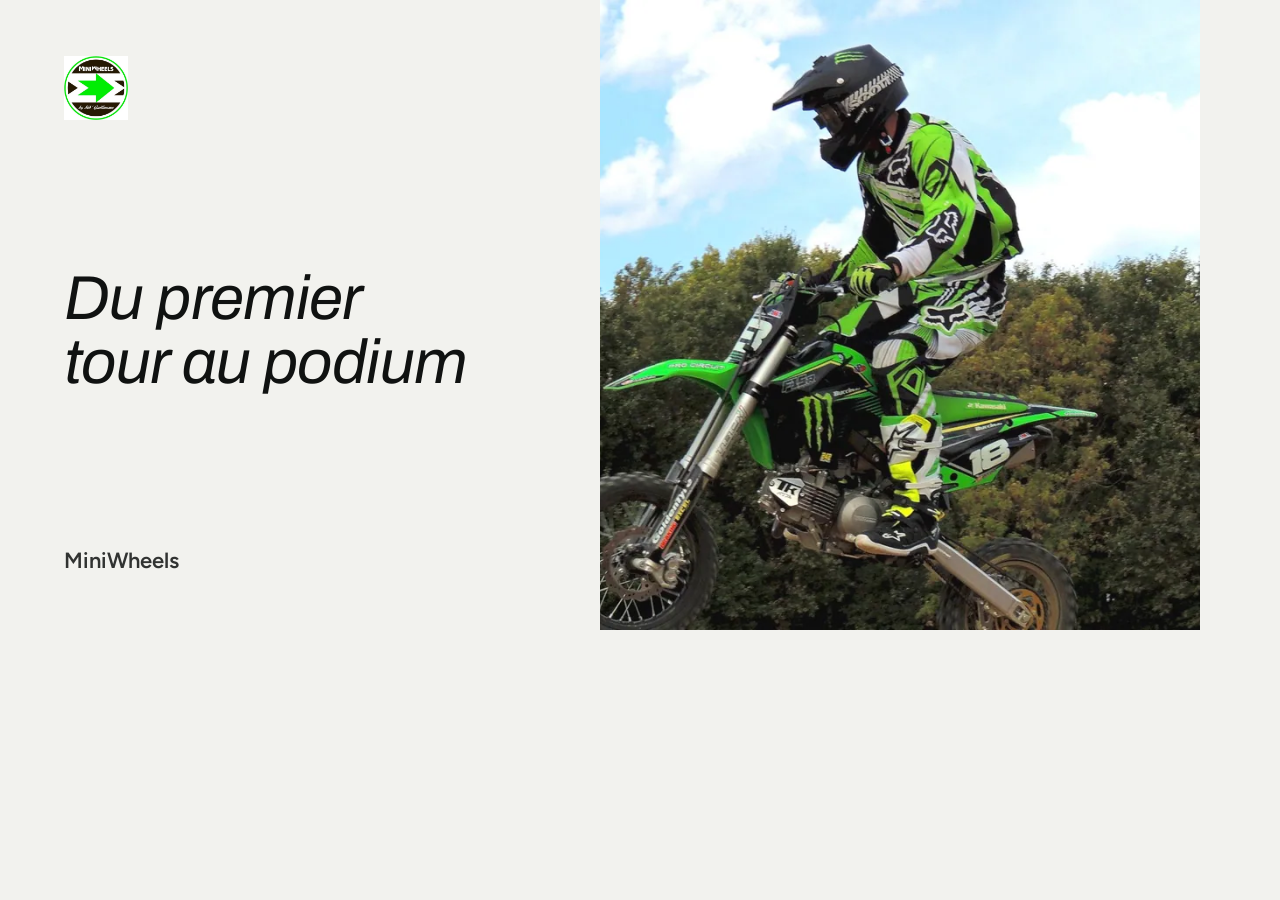
<file: _partage/accueil-fr.html>
<!doctype html><!-- Image de partage accueil (fr), gabarit droite. Pour garder ce fichier tel quel, ajouter data-ajuste sur la balise html. -->
<html lang="fr"><head><meta charset="utf-8">
<link rel="stylesheet" href="/assets/css/socle.css"><link rel="stylesheet" href="/assets/css/site.css">
<style>:root{--fond:#f2f2ee;--texte:#101211}
html,body{margin:0;width:1200px;height:630px;overflow:hidden;background:var(--fond);color:var(--texte)}
.pg-carte{position:relative;width:1200px;height:630px;overflow:hidden}
.pg-photo{position:absolute;object-fit:cover;object-position:50% 50%}
.pg-logo{height:64px;width:auto;max-width:280px;object-fit:contain;object-position:left center;display:block}
.pg-accroche{font-family:var(--police-titres, Georgia, serif);font-size:62px;line-height:1.04;margin:0;text-wrap:balance;letter-spacing:-.01em}
.pg-nom{font-size:22px;font-weight:600;margin:0;opacity:.85}
</style></head><body><div class="pg-carte">
<div style="position:absolute;inset:0 600px 0 0;display:flex;flex-direction:column;justify-content:space-between;padding:56px 56px 52px 64px">
  <img class="pg-logo" src="/assets/images/logo-480.webp" alt="">
  <p class="pg-accroche">Du premier tour au podium</p>
  <p class="pg-nom">MiniWheels</p>
</div>
<img class="pg-photo" src="/assets/images/accueil-ouverture-1280.webp" alt="" data-sujet="0,0,100,99.3" style="left:600px;top:0;width:600px;height:630px">

</div></body></html>
</file>
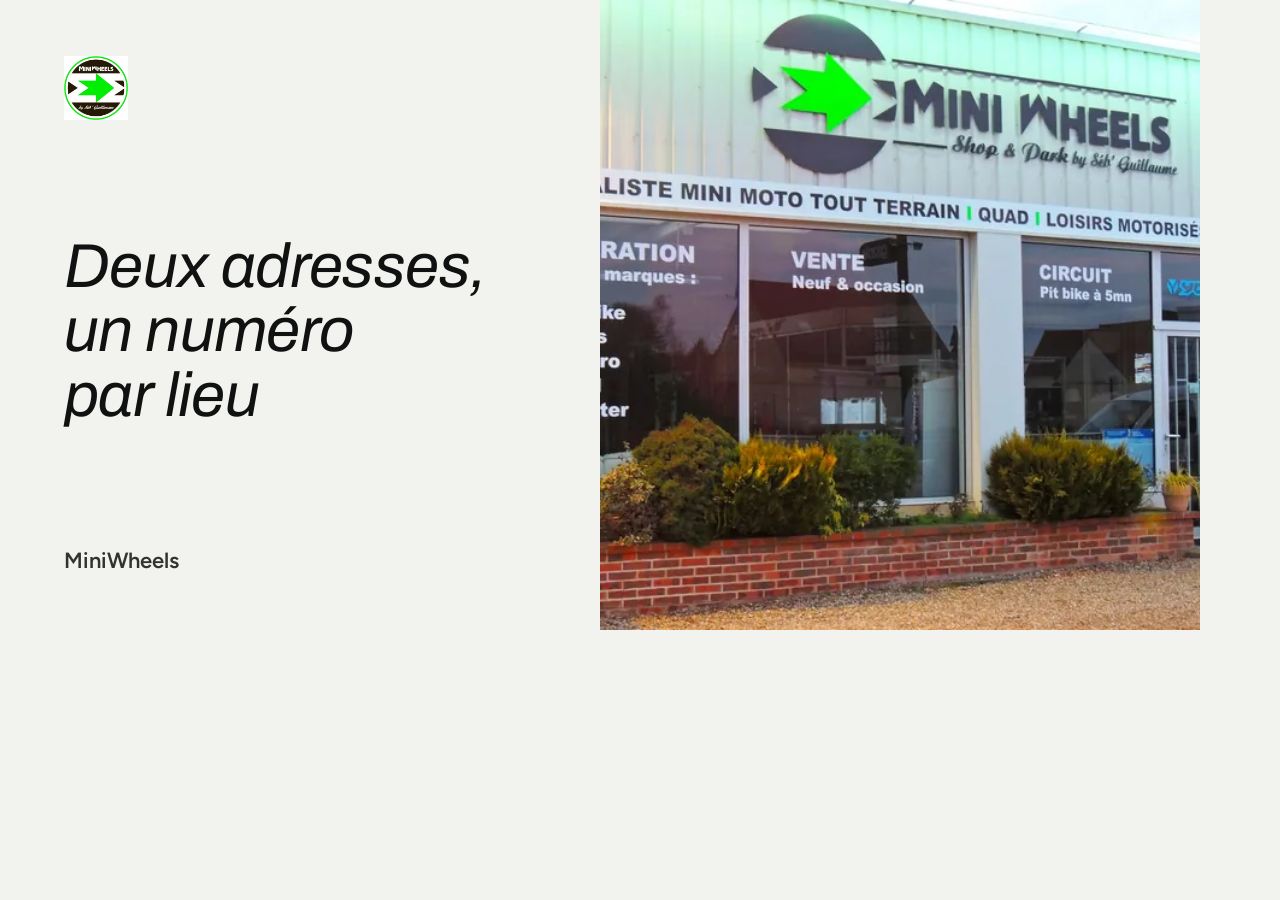
<file: _partage/contact-fr.html>
<!doctype html><!-- Image de partage contact (fr), gabarit droite. Pour garder ce fichier tel quel, ajouter data-ajuste sur la balise html. -->
<html lang="fr"><head><meta charset="utf-8">
<link rel="stylesheet" href="/assets/css/socle.css"><link rel="stylesheet" href="/assets/css/site.css">
<style>:root{--fond:#f2f2ee;--texte:#101211}
html,body{margin:0;width:1200px;height:630px;overflow:hidden;background:var(--fond);color:var(--texte)}
.pg-carte{position:relative;width:1200px;height:630px;overflow:hidden}
.pg-photo{position:absolute;object-fit:cover;object-position:55% 32%}
.pg-logo{height:64px;width:auto;max-width:280px;object-fit:contain;object-position:left center;display:block}
.pg-accroche{font-family:var(--police-titres, Georgia, serif);font-size:62px;line-height:1.04;margin:0;text-wrap:balance;letter-spacing:-.01em}
.pg-nom{font-size:22px;font-weight:600;margin:0;opacity:.85}
</style></head><body><div class="pg-carte">
<div style="position:absolute;inset:0 600px 0 0;display:flex;flex-direction:column;justify-content:space-between;padding:56px 56px 52px 64px">
  <img class="pg-logo" src="/assets/images/logo-480.webp" alt="">
  <p class="pg-accroche">Deux adresses, un numéro par lieu</p>
  <p class="pg-nom">MiniWheels</p>
</div>
<img class="pg-photo" src="/assets/images/shop-facade-784.webp" alt="" data-sujet="6.7,6.9,90.5,49.5" style="left:600px;top:0;width:600px;height:630px">

</div></body></html>
</file>
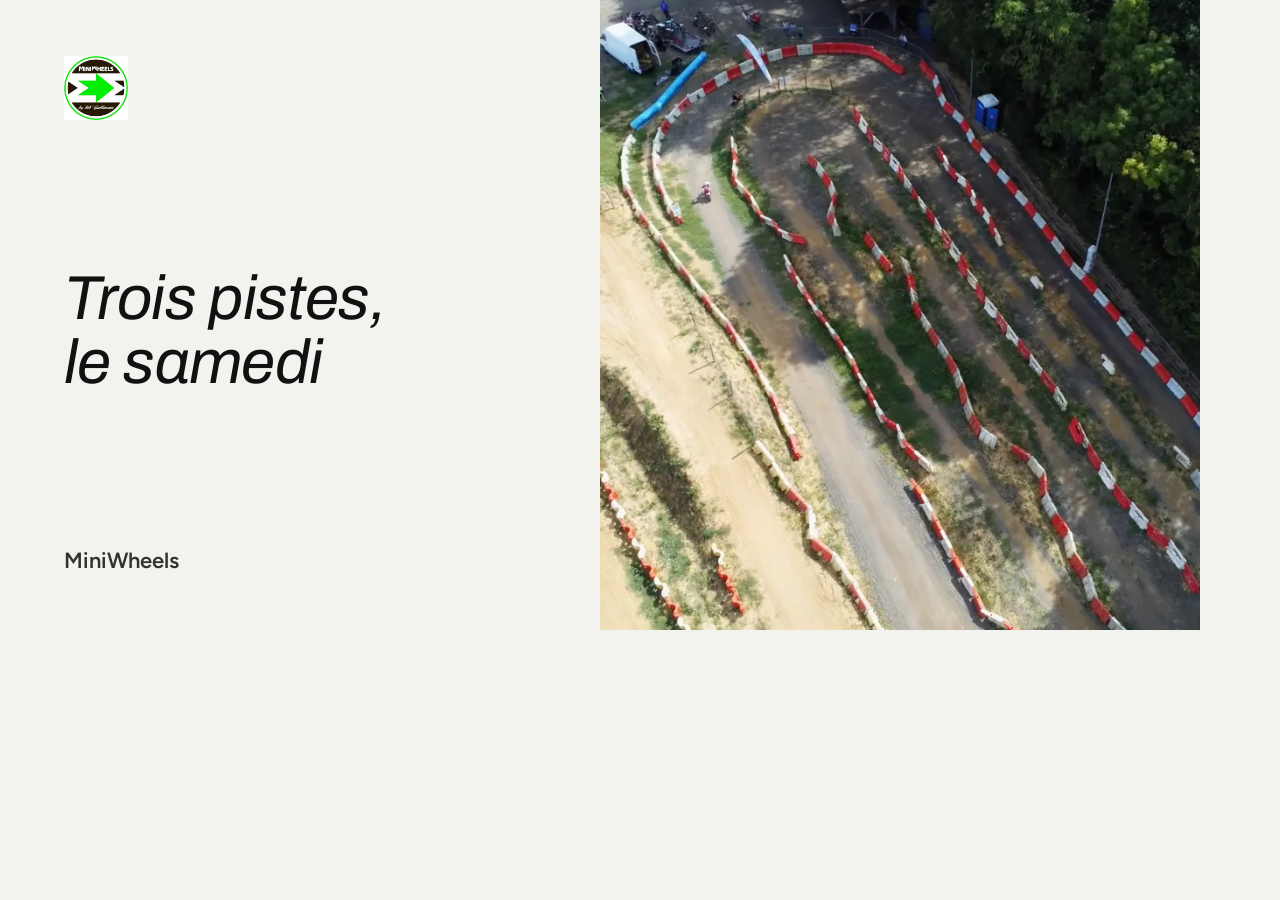
<file: _partage/park-fr.html>
<!doctype html><!-- Image de partage park (fr), gabarit droite. Pour garder ce fichier tel quel, ajouter data-ajuste sur la balise html. -->
<html lang="fr"><head><meta charset="utf-8">
<link rel="stylesheet" href="/assets/css/socle.css"><link rel="stylesheet" href="/assets/css/site.css">
<style>:root{--fond:#f2f2ee;--texte:#101211}
html,body{margin:0;width:1200px;height:630px;overflow:hidden;background:var(--fond);color:var(--texte)}
.pg-carte{position:relative;width:1200px;height:630px;overflow:hidden}
.pg-photo{position:absolute;object-fit:cover;object-position:39% 41%}
.pg-logo{height:64px;width:auto;max-width:280px;object-fit:contain;object-position:left center;display:block}
.pg-accroche{font-family:var(--police-titres, Georgia, serif);font-size:62px;line-height:1.04;margin:0;text-wrap:balance;letter-spacing:-.01em}
.pg-nom{font-size:22px;font-weight:600;margin:0;opacity:.85}
</style></head><body><div class="pg-carte">
<div style="position:absolute;inset:0 600px 0 0;display:flex;flex-direction:column;justify-content:space-between;padding:56px 56px 52px 64px">
  <img class="pg-logo" src="/assets/images/logo-480.webp" alt="">
  <p class="pg-accroche">Trois pistes, le samedi</p>
  <p class="pg-nom">MiniWheels</p>
</div>
<img class="pg-photo" src="/assets/images/park-ouverture-1280.webp" alt="" data-sujet="20.6,4.4,48.5,72.2" style="left:600px;top:0;width:600px;height:630px">

</div></body></html>
</file>
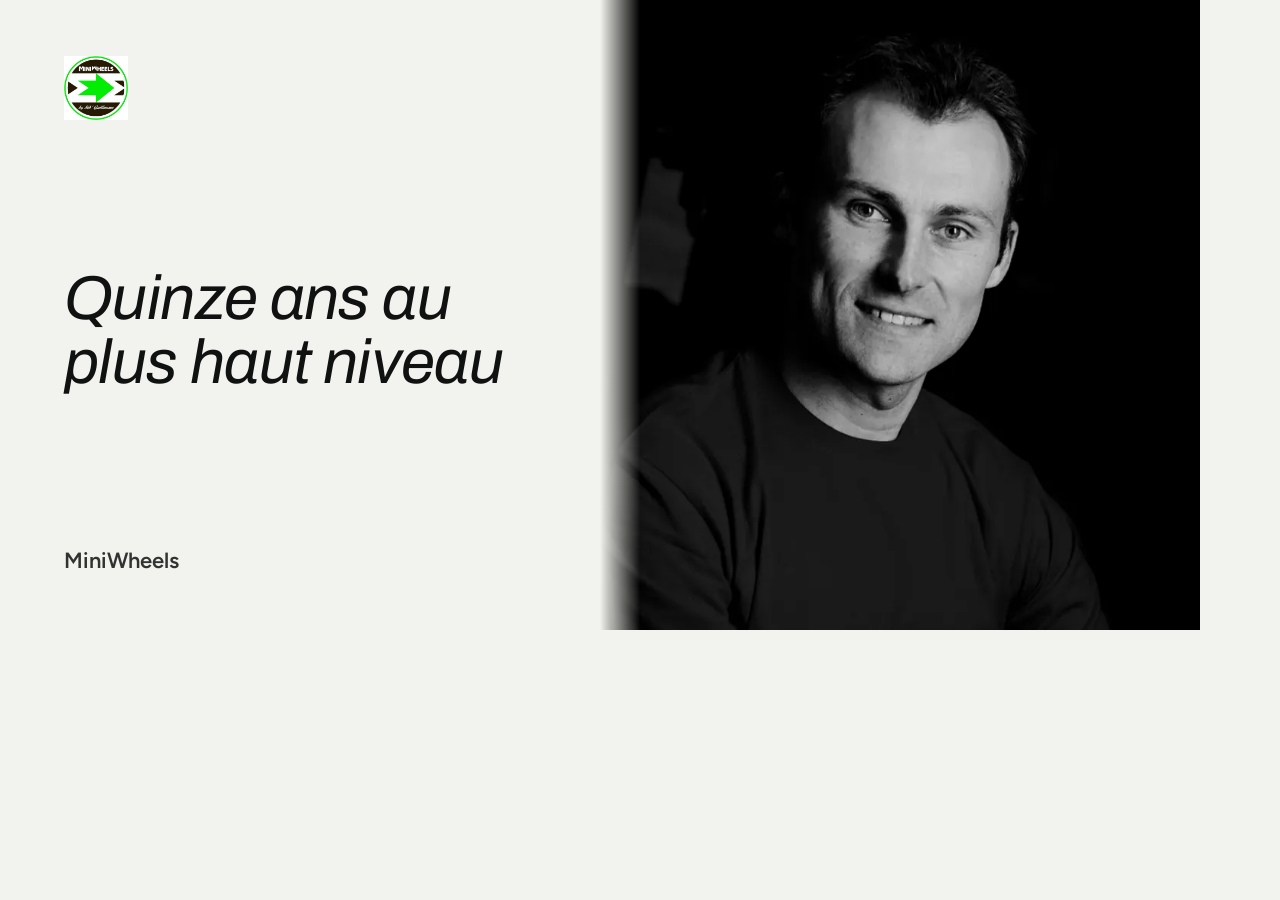
<file: _partage/sebastien-fr.html>
<!doctype html><!-- Image de partage sebastien (fr), gabarit droite. Pour garder ce fichier tel quel, ajouter data-ajuste sur la balise html. -->
<html lang="fr"><head><meta charset="utf-8">
<link rel="stylesheet" href="/assets/css/socle.css"><link rel="stylesheet" href="/assets/css/site.css">
<style>:root{--fond:#f2f2ee;--texte:#101211}
html,body{margin:0;width:1200px;height:630px;overflow:hidden;background:var(--fond);color:var(--texte)}
.pg-carte{position:relative;width:1200px;height:630px;overflow:hidden}
.pg-photo{position:absolute;object-fit:cover;object-position:50% 41%}
.pg-logo{height:64px;width:auto;max-width:280px;object-fit:contain;object-position:left center;display:block}
.pg-accroche{font-family:var(--police-titres, Georgia, serif);font-size:62px;line-height:1.04;margin:0;text-wrap:balance;letter-spacing:-.01em}
.pg-nom{font-size:22px;font-weight:600;margin:0;opacity:.85}
</style></head><body><div class="pg-carte">
<div style="position:absolute;inset:0 600px 0 0;display:flex;flex-direction:column;justify-content:space-between;padding:56px 56px 52px 64px">
  <img class="pg-logo" src="/assets/images/logo-480.webp" alt="">
  <p class="pg-accroche">Quinze ans au plus haut niveau</p>
  <p class="pg-nom">MiniWheels</p>
</div>
<img class="pg-photo" src="/assets/images/seb-portrait-784.webp" alt="" data-sujet="8,4.6,84.6,72.1" style="left:600px;top:0;width:600px;height:630px">
<div class="pg-voile" style="position:absolute;left:600px;top:0;width:40px;height:630px;background:linear-gradient(to right, var(--fond), transparent)"></div>
</div></body></html>
</file>
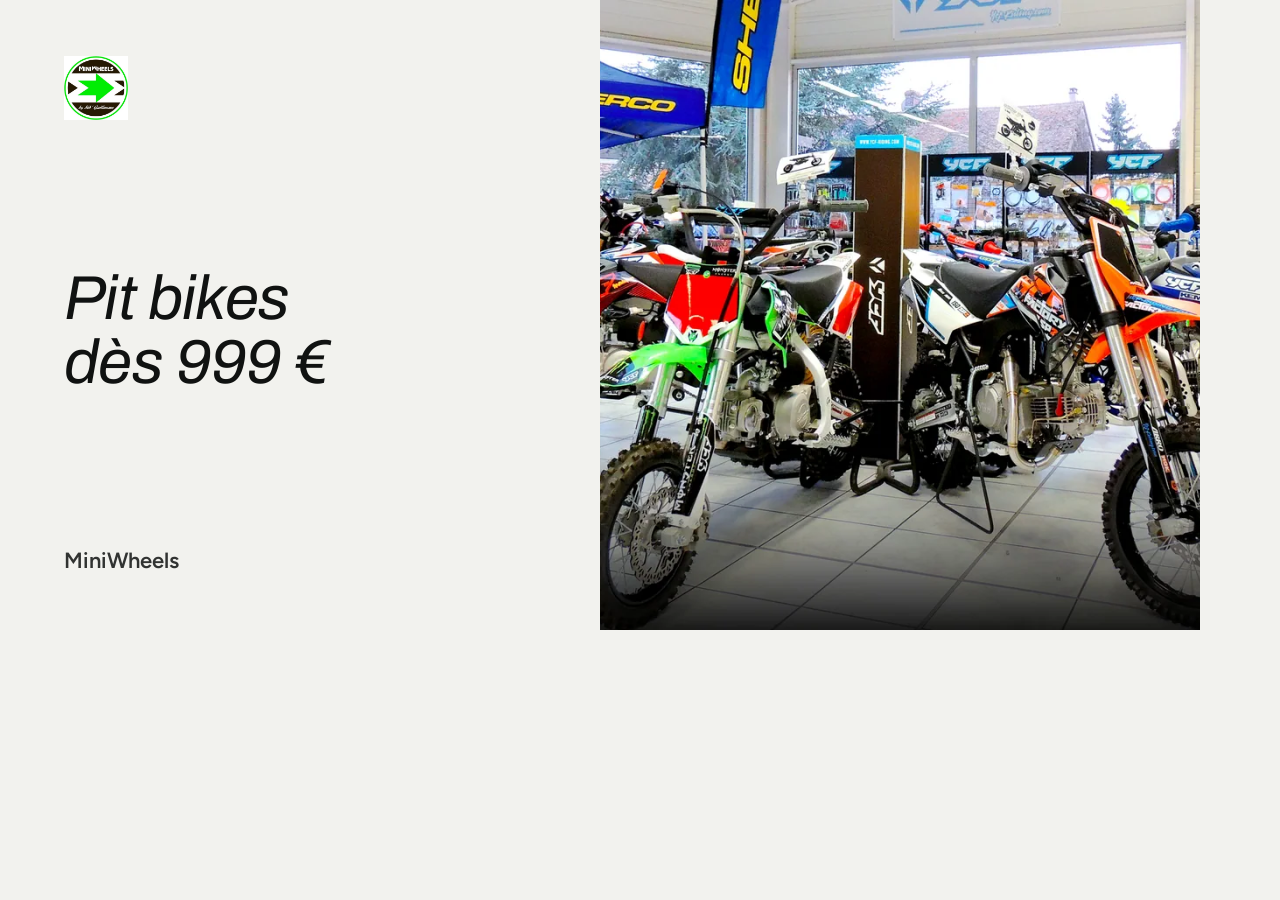
<file: _partage/shop-fr.html>
<!doctype html><!-- Image de partage shop (fr), gabarit droite. Pour garder ce fichier tel quel, ajouter data-ajuste sur la balise html. -->
<html lang="fr"><head><meta charset="utf-8">
<link rel="stylesheet" href="/assets/css/socle.css"><link rel="stylesheet" href="/assets/css/site.css">
<style>:root{--fond:#f2f2ee;--texte:#101211}
html,body{margin:0;width:1200px;height:630px;overflow:hidden;background:var(--fond);color:var(--texte)}
.pg-carte{position:relative;width:1200px;height:630px;overflow:hidden}
.pg-photo{position:absolute;object-fit:cover;object-position:51% 74%}
.pg-logo{height:64px;width:auto;max-width:280px;object-fit:contain;object-position:left center;display:block}
.pg-accroche{font-family:var(--police-titres, Georgia, serif);font-size:62px;line-height:1.04;margin:0;text-wrap:balance;letter-spacing:-.01em}
.pg-nom{font-size:22px;font-weight:600;margin:0;opacity:.85}
</style></head><body><div class="pg-carte">
<div style="position:absolute;inset:0 600px 0 0;display:flex;flex-direction:column;justify-content:space-between;padding:56px 56px 52px 64px">
  <img class="pg-logo" src="/assets/images/logo-480.webp" alt="">
  <p class="pg-accroche">Pit bikes dès 999 €</p>
  <p class="pg-nom">MiniWheels</p>
</div>
<img class="pg-photo" src="/assets/images/shop-ouverture-1280.webp" alt="" data-sujet="3.7,48.1,93.2,51.8" style="left:600px;top:0;width:600px;height:630px">

</div></body></html>
</file>
<file: assets/css/socle.css>
/* Socle : règles communes à toutes les maquettes. Le style du projet va dans site.css.
   Les couleurs et polices du projet se règlent par les variables ci-dessous (redéfinies dans site.css). */
:root {
  --police-titres: Georgia, 'Times New Roman', serif;
  --police-texte: system-ui, -apple-system, 'Segoe UI', Roboto, sans-serif;
  --accent: #b3361f;
  --texte-doux: color-mix(in srgb, var(--texte) 78%, var(--fond));
  --ligne: color-mix(in srgb, var(--texte) 18%, var(--fond));
  --gouttiere: clamp(16px, 4vw, 48px);
  --largeur: 1240px;
  --rayon: 6px;
  --duree: .7s;
  --courbe: cubic-bezier(.22, 1, .36, 1);
}

*, *::before, *::after { box-sizing: border-box; }
html { -webkit-text-size-adjust: 100%; text-size-adjust: 100%; }
body {
  font-family: var(--police-texte); font-size: clamp(1rem, .96rem + .2vw, 1.125rem); line-height: 1.6;
  padding-bottom: var(--barres-h); overflow-x: clip;
}
img, picture, video, canvas, svg { display: block; max-width: 100%; }
img, video { height: auto; }
h1, h2, h3, h4 { font-family: var(--police-titres); line-height: 1.08; margin: 0 0 .5em; text-wrap: balance; font-weight: 600; }
p, li, dd, figcaption { text-wrap: pretty; }
p { margin: 0 0 1em; }
a { color: inherit; }
a[href^="mailto:"] { overflow-wrap: anywhere; }
button, input, select, textarea { font: inherit; color: inherit; }
button { cursor: pointer; }
:where(a, button, input, select, textarea, summary, [tabindex]) { -webkit-tap-highlight-color: transparent; }
:focus { outline: none; }
:focus-visible { outline: 3px solid var(--accent); outline-offset: 3px; border-radius: 2px; }
[id] { scroll-margin-top: calc(var(--entete-h) + 12px); scroll-margin-bottom: calc(var(--barres-h) + 12px); }
/* Lien profond vers une scène qui cache l'en-tête : elle arrive tout en haut de l'écran (comme aller() du socle). */
html.js:not(.secours) :is([data-entete-cache], [data-entete-cache] [id], [data-fx="plein-ecran"], [data-fx="plein-ecran"] [id]) { scroll-margin-top: 0; }
[hidden] { display: none !important; }

.visuellement-cache {
  position: absolute !important; width: 1px; height: 1px; padding: 0; margin: -1px;
  overflow: hidden; clip: rect(0 0 0 0); white-space: nowrap; border: 0;
}
.evitement {
  position: fixed; left: 12px; top: 12px; z-index: 1000; padding: 12px 16px; background: var(--texte); color: var(--fond);
  transform: translateY(-160%); text-decoration: none;
}
.evitement:focus-visible { transform: none; }
.conteneur { width: min(100% - 2 * var(--gouttiere), var(--largeur)); margin-inline: auto; }
.chiffres { font-variant-numeric: tabular-nums; }

/* Boutons : zones tactiles d'au moins 44 px. */
.bouton {
  display: inline-flex; align-items: center; justify-content: center; gap: .5em;
  min-height: 48px; min-width: 44px; padding: .7em 1.4em; border-radius: 999px;
  background: var(--accent); color: var(--fond); text-decoration: none; font-weight: 600; border: 0;
  line-height: 1.2; text-align: center;
}
.bouton--contour { background: transparent; color: inherit; box-shadow: inset 0 0 0 2px currentColor; }
.bouton[disabled] { opacity: .55; cursor: not-allowed; }

/* Apparitions : cachées par le style critique jusqu'à .vu, jamais recachées. */
html.js:not(.secours):not([data-arrivee="retour"]) [data-anime]:not([data-anime="gsap"]) {
  transform: translate3d(0, 1.2rem, 0);
  transition: opacity var(--duree) var(--courbe) var(--delai, 0s), transform var(--duree) var(--courbe) var(--delai, 0s);
}
html.js:not(.secours):not([data-arrivee="retour"]) [data-anime]:not([data-anime="gsap"]).vu { transform: none; }

/* Bibliothèque d'effets (effets.js). Apparitions : le bloc lui-même ne glisse pas, ce sont ses parties qui arrivent.
   Mêmes conditions que les apparitions : en secours, au retour et sans JavaScript, état final direct.
   Les transitions ne valent que pendant l'arrivée (.fx-fini ensuite) : celles du projet reprennent la main. */
html.js:not(.secours):not([data-arrivee="retour"]) :is([data-anime="lignes"], [data-anime="mots"], [data-anime="lettres"], [data-anime="cascade"]):not([data-anime="gsap"]) {
  transform: none; transition: opacity .25s linear var(--delai, 0s);
}
/* Masques des lignes : découpe par clip-path, débordante en haut et sur les côtés (accents), un peu en bas (jambages),
   au lieu d'un overflow et de marges : la mise en page ne change pas d'un pixel pendant la découpe. La ligne part
   d'assez bas (135 %) pour rester invisible malgré le débord du bas. */
.fx-ligne-mask { overflow: visible !important; clip-path: inset(-.4em -.6em -.2em -.6em); }
html.js:not(.secours):not([data-arrivee="retour"]) [data-anime="lignes"] .fx-ligne {
  transform: translate3d(0, 135%, 0); transition: transform 1s var(--courbe) calc(var(--delai, 0s) + var(--i, 0) * 90ms);
}
html.js:not(.secours):not([data-arrivee="retour"]) [data-anime="lignes"].vu .fx-ligne { transform: none; }
html.js:not(.secours):not([data-arrivee="retour"]) [data-anime="mots"] .fx-mot {
  opacity: 0; transform: translate3d(0, .5em, 0);
  transition: opacity .6s var(--courbe) calc(var(--delai, 0s) + var(--i, 0) * 35ms), transform .7s var(--courbe) calc(var(--delai, 0s) + var(--i, 0) * 35ms);
}
html.js:not(.secours):not([data-arrivee="retour"]) [data-anime="mots"].vu .fx-mot { opacity: 1; transform: none; }
/* Lettres : chaque mot reste d'un bloc (jamais coupé en fin de ligne), les lettres basculent en place. */
[data-anime="lettres"] :is(.fx-mot-l, .fx-lettre) { display: inline-block; }
html.js:not(.secours):not([data-arrivee="retour"]) [data-anime="lettres"] .fx-lettre {
  opacity: 0; transform: translate3d(0, .55em, 0) rotate(12deg); transform-origin: 0 100%;
  transition: opacity .5s var(--courbe) calc(var(--delai, 0s) + var(--i, 0) * 18ms), transform .8s var(--courbe) calc(var(--delai, 0s) + var(--i, 0) * 18ms);
}
html.js:not(.secours):not([data-arrivee="retour"]) [data-anime="lettres"].vu .fx-lettre { opacity: 1; transform: none; }
html.js:not(.secours):not([data-arrivee="retour"]) [data-anime="cascade"] > * { opacity: 0; transform: translate3d(0, 1.8rem, 0); }
html.js:not(.secours):not([data-arrivee="retour"]) [data-anime="cascade"]:not(.fx-fini) > * {
  transition: opacity .7s var(--courbe) calc(var(--delai, 0s) + var(--i, 0) * 80ms), transform .9s var(--courbe) calc(var(--delai, 0s) + var(--i, 0) * 80ms);
}
html.js:not(.secours):not([data-arrivee="retour"]) [data-anime="cascade"].vu > * { opacity: 1; transform: none; }
/* Rideau : règle aussi précise que celle des apparitions (sinon sa transition de découpe serait écrasée). */
html.js:not(.secours):not([data-arrivee="retour"]) [data-anime="rideau"]:not([data-anime="gsap"]) {
  transform: none; clip-path: inset(0 0 100% 0);
}
html.js:not(.secours):not([data-arrivee="retour"]) [data-anime="rideau"]:not([data-anime="gsap"]):not(.fx-fini) {
  transition: opacity .25s linear var(--delai, 0s), clip-path 1.2s cubic-bezier(.77, 0, .18, 1) var(--delai, 0s);
}
html.js:not(.secours):not([data-arrivee="retour"]) [data-anime="rideau"]:not([data-anime="gsap"]).vu { clip-path: inset(0 0 0 0); }
html.js:not(.secours):not([data-arrivee="retour"]) [data-anime="rideau"]:not([data-fx]) > :is(picture, video) { transform: scale(1.14); }
html.js:not(.secours):not([data-arrivee="retour"]) [data-anime="rideau"]:not([data-fx]):not(.fx-fini) > :is(picture, video) { transition: transform 1.6s var(--courbe) var(--delai, 0s); }
html.js:not(.secours):not([data-arrivee="retour"]) [data-anime="rideau"].vu:not([data-fx]) > :is(picture, video) { transform: none; }
/* Effets liés au défilement : l'image déplacée par GSAP n'a aucune transition CSS (une seule source par propriété). */
[data-fx="parallaxe"] > :is(picture, video, img), [data-fx="zoom"] > :is(picture, video, img) { transition: none; }
/* WebGL « onde » : le canvas, calé sur l'image, n'est visible que pendant le mouvement ; au repos, l'image d'origine, nette. */
[data-fx="onde"] { position: relative; }
.fx-onde { position: absolute; left: 0; top: 0; width: 100%; height: 100%; pointer-events: none; opacity: 0; transition: opacity .3s linear; }
.fx-onde--actif { opacity: 1; transition-duration: .12s; }
/* Image qui s'ouvre en plein écran : section haute, cadre collant en haut de l'écran (sticky, pas d'épinglage GSAP).
   En secours et sans JavaScript : image entière dans une section normale (règles [data-collant]). */
html.js:not(.secours) [data-fx="plein-ecran"] { position: relative; height: var(--fx-longueur, 260svh); }
html.js:not(.secours) [data-fx="plein-ecran"] > [data-collant] { position: sticky; top: 0; height: 100vh; height: 100svh; overflow: hidden; }
[data-fx="plein-ecran"] > [data-collant] > .media, [data-fx="plein-ecran"] [data-fx-cible] { width: 100%; height: 100%; border-radius: 0; }
:is(html.secours, html:not(.js)) [data-fx="plein-ecran"] [data-fx-cible] { height: 100svh; }
/* Mots géants : la rangée garde sa largeur (mots répétés au besoin) et ne sort jamais de son bandeau.
   En secours et sans JavaScript, les mots passent à la ligne : rien n'est coupé. */
[data-fx="mots-geants"] { overflow: hidden; overflow: clip; }
[data-fx="mots-geants"] [data-fx-rangee] { width: max-content; white-space: nowrap; margin: 0; }
:is(html.secours, html:not(.js)) [data-fx="mots-geants"] { overflow: visible; }
:is(html.secours, html:not(.js)) [data-fx="mots-geants"] [data-fx-rangee] { width: auto; white-space: normal; line-height: 1.2; }
/* Inclinaison selon la vitesse : GSAP seul tient la transformation (pas de transition CSS sur transform). */
[data-fx="vitesse"], [data-fx="mots-geants"] [data-fx-rangee] { transition-property: opacity, color, background-color, border-color, box-shadow !important; }

/* Effets au survol : au premier survol, GSAP prend la main sur la transformation (classe fx-survol) :
   plus aucune transition CSS sur transform pour cet élément. */
.fx-survol { transition-property: opacity, color, background-color, border-color, box-shadow !important; }

[data-boucle-css].hors-ecran, [data-boucle-css].hors-ecran *, [data-boucle-css].en-pause, [data-boucle-css].en-pause * { animation-play-state: paused !important; }

/* En-tête : opaque, jamais coupé, se cache en descendant. */
[data-entete] {
  position: fixed; inset: 0 0 auto; z-index: 800; background: var(--fond);
  border-bottom: 1px solid var(--ligne); transition: transform .35s var(--courbe);
}
html.entete-cache [data-entete], html.scene-sans-entete:not(.menu-ouvert) [data-entete] { transform: translateY(-100%); }
.entete-rangee {
  display: flex; align-items: center; gap: clamp(8px, 2vw, 28px);
  min-height: 64px; padding: 8px var(--gouttiere); max-width: calc(var(--largeur) + 2 * var(--gouttiere)); margin-inline: auto;
}
.entete-logo { display: inline-flex; align-items: center; gap: .6em; min-height: 44px; text-decoration: none; font-weight: 700; flex: none; }
.entete-logo img { width: 36px; height: 36px; }
[data-nav] { flex: 1 1 auto; min-width: 0; display: flex; justify-content: flex-end; }
[data-nav] ul { display: flex; gap: clamp(12px, 2vw, 28px); list-style: none; margin: 0; padding: 0; min-width: 0; overflow: hidden; white-space: nowrap; }
/* Un lien de navigation ne passe jamais à la ligne : sinon il « tient » sur deux lignes et le relais
   (deuxième rangée, bouton Menu) ne se déclenche pas. */
[data-nav] a { display: inline-flex; align-items: center; min-height: 44px; text-decoration: none; white-space: nowrap; }
[data-nav] a[aria-current] { text-decoration: underline; text-underline-offset: .35em; text-decoration-thickness: 2px; }
.entete-actions { display: flex; align-items: center; gap: 8px; flex: none; }
.entete-actions .bouton { min-height: 44px; padding-inline: 1.1em; }
.entete-langue { display: inline-flex; align-items: center; justify-content: center; min-width: 44px; min-height: 44px; text-decoration: none; font-weight: 600; text-transform: uppercase; }
[data-menu-bouton] { display: none; min-height: 44px; min-width: 44px; padding: 0 14px; border: 0; border-radius: 999px; background: var(--texte); color: var(--fond); font-weight: 600; }
html.nav-compacte [data-nav] { display: none; }
html.nav-compacte [data-menu-bouton] { display: inline-flex; align-items: center; }
html.nav-compacte .entete-actions { margin-left: auto; }
/* Dès 900 px, les liens qui ne tiennent pas à côté du logo passent sur une deuxième rangée (entete.js) :
   jamais le bouton Menu seul sur ordinateur. L'en-tête est plus haut : --entete-h suit (mesures.js). */
html.nav-deux-rangees .entete-rangee { flex-wrap: wrap; row-gap: 0; }
html.nav-deux-rangees [data-nav] { order: 3; flex: 1 0 100%; justify-content: flex-start; border-top: 1px solid var(--ligne); }
html.nav-deux-rangees .entete-actions { margin-left: auto; }
html.nav-deux-lignes [data-nav] ul { flex-wrap: wrap; row-gap: 0; column-gap: clamp(12px, 1.6vw, 24px); }
@media (max-width: 520px) { .entete-actions .bouton { display: none; } }

/* Sans JavaScript : l'en-tête reste dans le flux (sa hauteur n'est pas mesurée, rien ne passe dessous).
   Dès 900 px, les liens passent à la ligne sous le logo ; en dessous, un lien Menu ouvre le menu plein écran
   par son ancre (#menu:target) et un lien Fermer le referme. */
.menu-sansjs, .menu-sansjs-fermer { display: none; }
html:not(.js) { --entete-h: 0px; }
html:not(.js) [data-entete] { position: relative; }
@media (min-width: 900px) {
  html:not(.js) .entete-rangee { flex-wrap: wrap; row-gap: 0; }
  html:not(.js) [data-nav] { order: 3; flex: 1 0 100%; justify-content: flex-start; }
  html:not(.js) [data-nav] ul { flex-wrap: wrap; column-gap: clamp(12px, 2vw, 28px); row-gap: 0; }
  html:not(.js) .entete-actions { margin-left: auto; }
}
@media (max-width: 899px) {
  html:not(.js) [data-nav] { display: none; }
  html:not(.js) .entete-actions { margin-left: auto; }
  html:not(.js) .menu-sansjs {
    display: inline-flex; align-items: center; min-height: 44px; min-width: 44px; padding: 0 14px; border-radius: 999px;
    background: var(--texte); color: var(--fond); font-weight: 600; text-decoration: none;
  }
}
html:not(.js) #menu:target { z-index: 810; visibility: visible; opacity: 1; transition: none; padding-top: 24px; }
html:not(.js) #menu:target li { opacity: 1; transform: none; transition: none; }
html:not(.js) #menu:target .menu-sansjs-fermer { display: block; margin: 0 0 16px; }
html:not(.js) .menu-sansjs-fermer a { display: inline-flex; align-items: center; min-height: 44px; font-weight: 600; }
/* Cible du lien Fermer : fixe, elle ne fait pas défiler la page quand le menu se referme. */
#menu-ferme { position: fixed; top: 0; left: 0; width: 1px; height: 1px; pointer-events: none; }
/* Sans JavaScript, la barre fixe du téléphone n'est pas mesurée : sa hauteur est réservée d'office. */
@media (max-width: 760px) { html:not(.js) { --barres-h: calc(65px + env(safe-area-inset-bottom)); } }

/* Menu : plein écran, liens qui arrivent l'un après l'autre. */
[data-menu] {
  position: fixed; inset: 0; z-index: 790; background: var(--menu-fond, var(--fond)); overflow-y: auto; overscroll-behavior: contain;
  padding: calc(var(--entete-h) + 24px) var(--gouttiere) calc(32px + var(--barres-h));
  visibility: hidden; opacity: 0; transition: opacity .3s var(--courbe), visibility 0s .3s;
}
html.menu-ouvert [data-menu] { visibility: visible; opacity: 1; transition: opacity .3s var(--courbe); }
html.menu-ouvert [data-entete] { transform: none; }
[data-menu] ul { list-style: none; margin: 0 0 32px; padding: 0; }
[data-menu] li { opacity: 0; transform: translateY(12px); transition: opacity .4s var(--courbe), transform .4s var(--courbe); transition-delay: calc(var(--i, 0) * 50ms + 80ms); }
html.menu-ouvert [data-menu] li { opacity: 1; transform: none; }
[data-menu] .menu-lien { display: flex; align-items: center; min-height: 52px; font-family: var(--police-titres); font-size: clamp(1.6rem, 7vw, 2.6rem); text-decoration: none; }
[data-menu] .menu-lien[aria-current] { color: var(--accent); }

/* Voile de transition (état de départ dans le style critique). */
[data-voile] { display: grid; place-items: center; color: var(--fond); }
.voile-contenu { display: grid; justify-items: center; gap: 12px; text-align: center; padding: var(--gouttiere); }
.voile-contenu img { width: 56px; height: 56px; }
[data-voile-libelle] { font-family: var(--police-titres); font-size: clamp(1.6rem, 5vw, 3rem); }
/* Forme « vague » : bords ondulés du voile (en haut à la montée, en bas au retrait), posés par le gabarit. */
[data-voile] .voile-vague { position: absolute; left: 0; width: 100%; height: clamp(60px, 12vh, 120px); fill: var(--voile-fond); pointer-events: none; }
[data-voile] .voile-vague--haut { bottom: calc(100% - 1px); transform-origin: 50% 100%; }
[data-voile] .voile-vague--bas { top: calc(100% - 1px); transform-origin: 50% 0; }
/* Trou qui s'ouvre dans le voile (forme « iris ») ou dans le panneau de l'intro (versObjet) :
   variables --cx, --cy (centre) et --trou (rayon), posées image par image par le socle. */
[data-voile].avec-trou, .ouverture-panneau.avec-trou {
  -webkit-mask: radial-gradient(circle at var(--cx, 50%) var(--cy, 50%), transparent var(--trou, -2px), #000 calc(var(--trou, -2px) + 1px));
          mask: radial-gradient(circle at var(--cx, 50%) var(--cy, 50%), transparent var(--trou, -2px), #000 calc(var(--trou, -2px) + 1px));
}

/* Barre fixe du téléphone : action principale et contact rapide. */
[data-barre-fixe] {
  position: fixed; inset: auto 0 0; z-index: 780; display: none; gap: 8px;
  padding: 8px var(--gouttiere) calc(8px + env(safe-area-inset-bottom)); background: var(--fond); border-top: 1px solid var(--ligne);
  transition: transform .3s var(--courbe);
}
[data-barre-fixe] .bouton { flex: 1; min-height: 48px; }
[data-barre-fixe].barre-masquee { transform: translateY(110%); }
@media (max-width: 760px) { [data-barre-fixe] { display: flex; } }

/* Écrans plein cadre et sections épinglées : tout tient dans la partie visible. */
.ecran {
  min-height: 100vh; min-height: 100svh; display: flex; flex-direction: column;
  padding-top: calc(var(--entete-h) + 16px); padding-bottom: calc(var(--barres-h) + 16px);
}
.ecran.epingle { height: 100vh; height: 100svh; min-height: 0; }
.ecran .piste { flex: 1 1 auto; min-height: 0; max-height: 820px; }

/* Scènes épinglées ou collantes du projet ([data-scene], .ecran.epingle) : en secours et sans
   JavaScript, plus rien n'est épinglé, la scène prend la hauteur de son contenu (au moins un écran) au lieu
   d'être coupée. Son cadre collant [data-collant] redevient un bloc normal. */
:is(html.secours, html:not(.js)) :is([data-scene], .ecran.epingle) { height: auto !important; min-height: 100svh; }
:is(html.secours, html:not(.js)) [data-collant] { position: relative !important; top: auto !important; height: auto !important; min-height: 100svh; }

/* Faces arrière d'un objet en 3D (verso d'une carte, dos d'un volet) : jamais visibles de dos ;
   en secours et sans JavaScript, l'objet est posé ouvert et son dos est retiré (sinon il recouvre le texte). */
[data-face="dos"] { backface-visibility: hidden; -webkit-backface-visibility: hidden; }
:is(html.secours, html:not(.js)) [data-face="dos"] { display: none !important; }

/* Écrans bas. 1366×768 et moins de 820 px de haut sur ordinateur : .masque-ecran-bas se retire (phrase
   d'introduction, surtitre, légende), pour que le premier écran et les scènes épinglées tiennent.
   Téléphone à l'horizontale et moins de 500 px de haut : .masque-ecran-tres-bas se retire aussi, et les
   écrans plein cadre se resserrent. Les tailles des titres d'ouverture se règlent dans site.css, dans les
   mêmes requêtes (@media (max-height: 820px) and (min-width: 761px), puis (max-height: 500px)). */
@media (max-height: 820px) and (min-width: 761px) { .masque-ecran-bas { display: none !important; } }
@media (max-height: 500px) {
  .masque-ecran-bas, .masque-ecran-tres-bas { display: none !important; }
  .ecran { padding-top: calc(var(--entete-h) + 8px); padding-bottom: calc(var(--barres-h) + 8px); }
}

/* Médias : cadrage réglé par --cadrage (object-position), mention des illustrations générées. */
.media { position: relative; margin: 0; overflow: hidden; border-radius: var(--rayon); background: color-mix(in srgb, var(--texte) 8%, var(--fond)); } /* jamais de case vide pendant le chargement */
.media picture { display: block; width: 100%; height: 100%; }
.media img, .media video { width: 100%; height: 100%; object-fit: cover; object-position: var(--cadrage, 50% 50%); }
@media (max-width: 760px) { .media img, .media video { object-position: var(--cadrage-mobile, var(--cadrage, 50% 50%)); } }
.mention-ia {
  position: absolute; right: 8px; bottom: 8px; z-index: 2; padding: 3px 8px; border-radius: 999px;
  background: rgba(0, 0, 0, .66); color: #fff; font: 600 12px/1.4 var(--police-texte); letter-spacing: .01em; pointer-events: none;
}

/* Formulaires. */
.champ { display: grid; gap: 6px; margin-bottom: 18px; }
.champ label { font-weight: 600; }
.champ input, .champ select, .champ textarea {
  min-height: 48px; padding: 10px 12px; border: 1px solid color-mix(in srgb, var(--texte) 45%, var(--fond)); border-radius: var(--rayon); background: var(--fond);
}
.champ [aria-invalid="true"] { border-color: #b00020; }
.champ-erreur { margin: 0; color: #b00020; font-size: .95rem; }
.mention-donnees { font-size: .9rem; color: var(--texte-doux); }
[data-message-envoi] { padding: 12px 16px; border-radius: var(--rayon); background: color-mix(in srgb, var(--accent) 12%, var(--fond)); }

/* Barre de lecture des pages longues. */
[data-barre-lecture] { position: fixed; left: 0; right: 0; top: var(--entete-h); height: 3px; z-index: 805; background: var(--accent); transform: scaleX(0); transform-origin: 0 50%; }
html.entete-cache [data-barre-lecture] { top: 0; }

/* Curseur personnalisé (souris uniquement, activé par data-curseur sur html). */
.curseur {
  position: fixed; left: -8px; top: -8px; z-index: 1001; width: 16px; height: 16px; border-radius: 50%;
  border: 2px solid var(--accent); pointer-events: none; opacity: 0; transition: opacity .2s, width .2s, height .2s, left .2s, top .2s;
}
html.curseur-actif .curseur { opacity: 1; }
.curseur.curseur-lien { width: 40px; height: 40px; left: -20px; top: -20px; }
.curseur.curseur-cache { opacity: 0 !important; }

/* Pied de page. */
.pied { padding: 56px 0 32px; border-top: 1px solid var(--ligne); }
.pied-grille { display: grid; gap: 32px; grid-template-columns: repeat(auto-fit, minmax(200px, 1fr)); }
.pied ul { list-style: none; margin: 0; padding: 0; }
.pied a, .pied button.lien { display: inline-flex; align-items: center; min-height: 44px; }
button.lien { background: none; border: 0; padding: 0; text-decoration: underline; text-underline-offset: .2em; }
.pied-bas { display: flex; flex-wrap: wrap; justify-content: space-between; gap: 12px; margin-top: 32px; font-size: .9rem; color: var(--texte-doux); }
</file>
<file: assets/css/site.css>
/* MiniWheels · direction « Paddock » : blanc plaque, noir pneu, un seul vert (celui du logo).
   Titres Archivo très condensée, noire, italique ; texte Figtree. Le socle (socle.css) donne les règles communes. */
@font-face { font-family: 'Archivo'; src: url('/assets/fonts/archivo-italique.woff2') format('woff2'); font-weight: 100 900; font-stretch: 62% 125%; font-style: italic; font-display: swap; }
@font-face { font-family: 'Figtree'; src: url('/assets/fonts/figtree.woff2') format('woff2'); font-weight: 300 900; font-display: swap; }
@font-face { font-family: 'Archivo secours'; src: local('Arial Narrow'), local('Arial'); size-adjust: 78%; ascent-override: 92%; font-style: italic; }
@font-face { font-family: 'Figtree secours'; src: local('Arial'); size-adjust: 101%; ascent-override: 95%; }

:root {
  --police-titres: 'Archivo', 'Archivo secours', 'Arial Narrow', sans-serif;
  --police-texte: 'Figtree', 'Figtree secours', system-ui, sans-serif;
  --noir: #101211;
  --blanc: #f2f2ee;
  --clair2: #e4e4de;
  --vert: #00e400;
  --accent: #00e400;
  --gris: #4a4f4c;
  --rayon: 14px;
  --largeur: 1320px;
}

body { font-size: clamp(1rem, .97rem + .18vw, 1.1rem); }
::selection { background: var(--vert); color: var(--noir); }

/* Titres : plaque de course. Le mot mis en valeur est vert sur fond sombre, surligné en vert sur fond clair. */
h1, h2, h3, .titre { font-family: var(--police-titres); font-style: italic; font-weight: 900; font-stretch: 62%; text-transform: uppercase; letter-spacing: 0; line-height: .94; }
h3 { font-stretch: 75%; line-height: 1; }
.titre { font-size: clamp(2.5rem, min(6.4vw, 10vh), 5.6rem); margin: 0 0 .32em; }
.titre--xl { font-size: clamp(2.9rem, min(8.4vw, 12vh), 7.6rem); }
.titre em, .surligne { font-style: italic; }
.sombre .titre em { color: var(--vert); }
:is(.clair, .clair2) .titre em, .surligne {
  background: linear-gradient(transparent 56%, var(--vert) 56%, var(--vert) 90%, transparent 90%);
  -webkit-box-decoration-break: clone; box-decoration-break: clone; padding-inline: .06em;
}
.surtitre { font-weight: 700; font-size: .95rem; letter-spacing: .14em; text-transform: uppercase; margin: 0 0 .9em; display: flex; align-items: center; gap: .7em; }
.surtitre::before { content: ''; width: 28px; height: 4px; background: var(--vert); transform: skewX(-20deg); flex: none; }
.intro { font-size: clamp(1.06rem, 1rem + .3vw, 1.3rem); max-width: 36em; }
.petit { font-size: .95rem; color: var(--texte-doux); }
.sombre .petit { color: #c9ccc8; }

/* Thèmes de section. */
.clair { background: var(--blanc); color: var(--noir); }
.clair2 { background: var(--clair2); color: var(--noir); }
.sombre { background: var(--noir); color: var(--blanc); }
.clair, .clair2, .sombre { padding-block: clamp(60px, 9vw, 124px); position: relative; }
.clair + .clair, .clair2 + .clair2, .sombre + .sombre { padding-top: clamp(24px, 4vw, 56px); }

/* Boutons. */
.bouton { background: var(--vert); color: var(--noir); font-weight: 700; letter-spacing: .01em; transition: background-color .2s, box-shadow .2s; }
.bouton:hover { background: #3bff3b; }
.bouton--contour { background: transparent; color: inherit; box-shadow: inset 0 0 0 2px currentColor; }
.bouton--contour:hover { background: transparent; box-shadow: inset 0 0 0 2px var(--vert); }
.bouton--clair { background: var(--blanc); color: var(--noir); }
.bouton--clair:hover { background: #fff; }
.bouton--sombre { background: var(--noir); color: var(--blanc); }
.bouton--sombre:hover { background: #2a2e2c; }

/* En-tête. */
[data-entete] { background: var(--blanc); border-bottom-color: #d6d6cf; }
.entete-logo { gap: .55em; font-family: var(--police-titres); font-style: italic; font-weight: 900; font-stretch: 75%; text-transform: uppercase; font-size: 1.35rem; letter-spacing: .01em; }
.entete-logo img { width: 44px; height: 44px; border-radius: 50%; }
[data-nav] a { font-weight: 600; }
[data-nav] a[aria-current] { text-decoration-color: var(--vert); text-decoration-thickness: 4px; }
[data-menu] { color: var(--blanc); }
[data-menu] .menu-lien { font-style: italic; font-weight: 900; font-stretch: 62%; text-transform: uppercase; font-size: clamp(2.2rem, 9vw, 3.6rem); }
[data-menu] .menu-lien[aria-current] { color: var(--vert); }
.menu-actions { display: flex; flex-wrap: wrap; gap: 10px; }
html.menu-ouvert [data-entete] { background: var(--noir); color: var(--blanc); border-bottom-color: #2a2e2c; }
html.menu-ouvert [data-menu-bouton] { background: var(--vert); color: var(--noir); }

/* Intro « grille de départ » : la grille se dresse, tombe en avant, le badge roule jusqu'à la page. */
.ouverture-panneau { gap: clamp(18px, 4vh, 36px); padding: var(--gouttiere); color: var(--blanc); }
.ouverture-logo { width: clamp(92px, 12vw, 120px); height: auto; aspect-ratio: 1; border-radius: 50%; }
.grille-depart { display: flex; gap: clamp(4px, 1vw, 12px); perspective: 700px; perspective-origin: 50% 0; }
.grille-barre { display: block; width: clamp(28px, 8vw, 92px); height: clamp(64px, 14vh, 124px); transform-origin: 50% 100%; transform: scaleY(0); }
.grille-barre b {
  display: block; width: 100%; height: 100%; border-radius: 5px 5px 2px 2px; border-top: 5px solid var(--vert);
  background: repeating-linear-gradient(to bottom, #d9dad5 0 9px, #8c908c 9px 12px);
}
.ouverture-ligne { margin: 0; font-family: var(--police-titres); font-style: italic; font-weight: 900; font-stretch: 75%; font-size: clamp(1.2rem, 3vw, 1.8rem); letter-spacing: .12em; text-transform: uppercase; }
@media (max-height: 500px) { .grille-barre { height: 22vh; } .ouverture-logo { width: 72px; } }

/* Voile de transition : noir, bords en damier, badge et nom de la page. */
[data-voile]::before, [data-voile]::after {
  content: ''; position: absolute; left: 0; right: 0; height: 22px;
  background: repeating-conic-gradient(var(--noir) 0 25%, var(--blanc) 0 50%) 0 0 / 22px 22px;
}
[data-voile]::before { bottom: 100%; }
[data-voile]::after { top: 100%; }
.voile-contenu img { width: 72px; height: 72px; border-radius: 50%; }
[data-voile-libelle] { font-style: italic; font-weight: 900; font-stretch: 62%; text-transform: uppercase; font-size: clamp(2.2rem, 7vw, 4.4rem); color: var(--blanc); }

/* Images. */
.media { border-radius: var(--rayon); background: #cfd0ca; }
.mention-ia { font-size: 13px; }
.sombre .media { background: #1d201e; }

/* ACCUEIL · Ouverture plein cadre. */
.hero { position: relative; min-height: 100vh; min-height: 100svh; display: flex; align-items: flex-end; background-color: var(--noir); color: #fff; overflow: hidden;
  padding: calc(var(--entete-h) + 24px) 0 calc(var(--barres-h) + clamp(28px, 7vh, 80px)); }
.hero-media { position: absolute; inset: 0; border-radius: 0; animation: respire 16s ease-in-out infinite alternate; }
@keyframes respire { from { transform: scale(1); } to { transform: scale(1.07); } }
@keyframes tourne { to { transform: rotate(360deg); } }
.hero-media::after { content: ''; position: absolute; inset: 0; pointer-events: none;
  background: linear-gradient(to top, rgba(16, 18, 17, .9) 0%, rgba(16, 18, 17, .55) 34%, rgba(16, 18, 17, 0) 62%), linear-gradient(to right, rgba(16, 18, 17, .5), rgba(16, 18, 17, 0) 55%); }
.hero-contenu { position: relative; z-index: 2; }
.hero-surtitre, .page-404 .surtitre { color: #fff; justify-self: start; display: inline-flex; padding: 5px 12px 5px 8px; border-radius: 999px; background: rgba(16, 18, 17, .82); }
.hero-titre { font-size: clamp(3.3rem, min(11vw, 15.5vh), 10.5rem); margin: 0 0 .22em; color: #fff; }
.hero-titre em { color: var(--vert); }
.ligne-masque { display: block; clip-path: inset(-.4em -.6em -.16em -.6em); }
.h-ligne { display: block; }
.hero-texte { max-width: 33em; font-size: clamp(1.06rem, 1rem + .35vw, 1.3rem); color: #eceee9; }
.hero-actions { display: flex; flex-wrap: wrap; gap: 12px; margin: 0; }
html.js:not(.secours):not([data-arrivee="retour"]) [data-tete] .h-ligne { transform: translate3d(0, 118%, 0); }
html.js:not(.secours):not([data-arrivee="retour"]) [data-tete] .h-suite { opacity: 0; transform: translate3d(0, 18px, 0); }
.badge-park {
  position: absolute; z-index: 3; right: var(--gouttiere); bottom: calc(var(--barres-h) + clamp(28px, 7vh, 80px));
  width: clamp(138px, 13vw, 184px); aspect-ratio: 1; border-radius: 50%; display: grid; place-content: center; justify-items: center; gap: 2px;
  background: var(--noir); color: #fff; box-shadow: 0 0 0 4px var(--vert), 0 18px 40px rgba(0, 0, 0, .35); text-decoration: none; text-align: center;
  transition: transform .3s var(--courbe);
}
.badge-park:hover { transform: rotate(-6deg) scale(1.04); }
.badge-park::before { content: ''; position: absolute; inset: -14px; border-radius: 50%; border: 2px dashed rgba(0, 228, 0, .75); animation: tourne 18s linear infinite; pointer-events: none; }
.badge-titre { font-size: .82rem; font-weight: 700; letter-spacing: .16em; text-transform: uppercase; color: var(--vert); }
.badge-jour { font-family: var(--police-titres); font-style: italic; font-weight: 900; font-stretch: 62%; text-transform: uppercase; font-size: clamp(1.3rem, 2vw, 1.9rem); line-height: 1; white-space: nowrap; }
.badge-plage { font-weight: 700; font-size: .95rem; }
.badge-compte { font-size: .85rem; font-variant-numeric: tabular-nums; color: #c9ccc8; min-height: 1.3em; white-space: nowrap; }

/* Trois en un. */
.trois-tete { display: grid; grid-template-columns: minmax(0, 1fr) minmax(0, .9fr); gap: 24px 64px; align-items: end; margin-bottom: clamp(28px, 4vw, 52px); }
.trois-tete .titre { margin: 0; }
.trois-grille { list-style: none; padding: 0; display: grid; grid-template-columns: repeat(3, minmax(0, 1fr)); gap: clamp(12px, 2vw, 24px); }
.trois-carte a { position: relative; display: block; color: #fff; text-decoration: none; border-radius: var(--rayon); overflow: hidden; }
.trois-media { border-radius: var(--rayon); }
.trois-media::after { content: ''; position: absolute; inset: 0; background: linear-gradient(to top, rgba(16, 18, 17, .88), rgba(16, 18, 17, 0) 58%); pointer-events: none; }
.trois-texte { position: absolute; left: 0; right: 0; bottom: 0; z-index: 2; display: grid; gap: 4px; padding: clamp(16px, 2vw, 26px); background: linear-gradient(to top, rgba(16, 18, 17, .6), transparent); }
.trois-texte strong { font-family: var(--police-titres); font-style: italic; font-weight: 900; font-stretch: 62%; text-transform: uppercase; font-size: clamp(2.2rem, 3.6vw, 3.4rem); line-height: .95; }
.trois-lieu { justify-self: start; padding: 3px 10px; border-radius: 999px; background: var(--noir); font-size: .85rem; font-weight: 700; letter-spacing: .12em; text-transform: uppercase; color: var(--vert); }
.trois-carte a:hover strong { color: var(--vert); }
.trois-media .mention-ia, .etape-media .mention-ia, .atelier-plein .mention-ia { top: 8px; bottom: auto; }

/* Le Park ce samedi. */
.samedi-grille { display: grid; grid-template-columns: minmax(0, 1.1fr) minmax(0, .9fr); gap: clamp(28px, 5vw, 80px); align-items: center; }
.samedi-quand { font-size: clamp(1.3rem, 1.1rem + 1vw, 2rem); margin-bottom: .8em; }
.samedi-quand strong { color: var(--vert); text-transform: capitalize; }
.compte { display: grid; gap: 10px; margin: 0 0 22px; }
.compte-libelle { font-weight: 700; letter-spacing: .14em; text-transform: uppercase; font-size: .9rem; color: #c9ccc8; }
.compte-cases { display: flex; flex-wrap: wrap; gap: 10px; }
.compte-case { display: grid; justify-items: center; min-width: 4.6rem; padding: 10px 12px 8px; border-radius: 12px; background: #1d201e; box-shadow: inset 0 0 0 1px #2f3431; }
.compte-case b { font-family: var(--police-titres); font-style: italic; font-weight: 900; font-stretch: 75%; font-size: clamp(2.2rem, 4vw, 3.4rem); line-height: 1; font-variant-numeric: tabular-nums; min-width: 2ch; text-align: center; color: var(--vert); }
.compte-case i { font-style: normal; font-size: .85rem; color: #c9ccc8; }
.samedi-media { border-radius: var(--rayon); }
.tuiles { list-style: none; padding: 0; display: grid; grid-template-columns: repeat(4, minmax(0, 1fr)); gap: clamp(10px, 1.6vw, 18px); margin-top: clamp(36px, 5vw, 64px); }
.tuile { display: grid; align-content: start; gap: 4px; padding: clamp(18px, 2vw, 26px); border-radius: var(--rayon); box-shadow: inset 0 0 0 1px #343936; }
.tuile strong { font-family: var(--police-titres); font-style: italic; font-weight: 900; font-stretch: 62%; font-size: clamp(2.8rem, 4.4vw, 4.2rem); line-height: .95; color: var(--vert); white-space: nowrap; }
.tuile span { font-weight: 700; }
.tuile em { font-style: normal; color: #c9ccc8; font-size: .95rem; }
.tuile--verte { background: var(--vert); color: var(--noir); box-shadow: none; }
.tuile--verte strong, .tuile--verte em { color: var(--noir); }
.samedi-bas { display: flex; flex-wrap: wrap; align-items: center; justify-content: space-between; gap: 16px 32px; margin-top: 28px; }
.samedi-bas p { margin: 0; color: #c9ccc8; }

/* Première fois : cinq étapes en grille (ordinateur), rangée au doigt (téléphone). */
.etapes-tete { display: grid; grid-template-columns: minmax(0, 1fr) minmax(0, .8fr); gap: 8px 48px; align-items: end; margin-bottom: clamp(24px, 3.4vw, 44px); }
.etapes-tete .titre { margin: 0; }
.etapes-tete .intro { margin: 0; }
.etapes-grille { display: grid; grid-template-columns: repeat(5, minmax(0, 1fr)); gap: clamp(10px, 1.4vw, 18px); }
.etape { display: flex; flex-direction: column; background: var(--blanc); border-radius: var(--rayon); overflow: hidden; }
.etape-media { border-radius: 0; }
.etape-texte { padding: 14px 16px 18px; display: grid; gap: 6px; }
.etape-n { justify-self: start; font-family: var(--police-titres); font-style: italic; font-weight: 900; font-stretch: 62%; font-size: 2.2rem; line-height: .9; color: var(--noir); background: var(--vert); padding: 2px 8px 0; border-radius: 6px; }
.etape h3 { margin: 0; font-size: clamp(1.35rem, 1.6vw, 1.7rem); }
.etape p { margin: 0; font-size: .95rem; line-height: 1.45; }
.etapes-action { margin-top: clamp(24px, 3vw, 40px); }
/* Les trois pistes. */
.pistes-grille { display: grid; grid-template-columns: minmax(0, .85fr) minmax(0, 1.15fr); gap: clamp(28px, 5vw, 72px); align-items: center; }
.pistes-onglets { display: grid; margin: 8px 0 18px; border-bottom: 1px solid #c6c7c0; }
.piste-onglet { display: grid; grid-template-columns: auto 1fr; align-items: baseline; column-gap: 16px; text-align: left; min-height: 64px; padding: 12px 14px; border: 0; border-top: 1px solid #c6c7c0; background: none; color: var(--noir); transition: background-color .25s, color .25s; }
.piste-onglet strong { font-family: var(--police-titres); font-style: italic; font-weight: 900; font-stretch: 62%; text-transform: uppercase; font-size: 1.9rem; line-height: 1; }
.piste-onglet span { color: var(--gris); }
.piste-onglet[aria-selected="true"] { background: var(--noir); color: var(--blanc); box-shadow: inset 6px 0 0 var(--vert); }
.piste-onglet[aria-selected="true"] span { color: #c9ccc8; }
.pistes-scene { position: relative; display: grid; }
.piste-panneau { grid-area: 1 / 1; position: relative; }
.piste-carte { position: absolute; left: clamp(10px, 2vw, 22px); bottom: clamp(10px, 2vw, 22px); width: min(330px, 70%); padding: 14px 16px; border-radius: 12px; background: var(--noir); color: var(--blanc); }
.piste-carte p { margin: 0; font-size: .92rem; line-height: 1.45; }
.piste-carte strong { color: var(--vert); }
.piste-trace { width: 100%; height: auto; margin-bottom: 8px; }
.piste-trace path { fill: none; stroke: var(--vert); stroke-width: 6; stroke-linecap: round; stroke-linejoin: round; stroke-dasharray: 1 1; stroke-dashoffset: 0; }

/* Le Shop. */
.shop-grille { display: grid; grid-template-columns: minmax(0, 1.05fr) minmax(0, .95fr); gap: clamp(28px, 5vw, 80px); align-items: center; }
.familles { list-style: none; padding: 0; margin: 8px 0 28px; display: grid; grid-template-columns: repeat(2, minmax(0, 1fr)); gap: 0 24px; }
.famille { display: grid; grid-template-columns: 1fr auto; align-items: baseline; gap: 0 12px; min-height: 56px; padding: 10px 2px; border-top: 1px solid #c6c7c0; text-decoration: none; }
.famille strong { font-family: var(--police-titres); font-style: italic; font-weight: 900; font-stretch: 75%; text-transform: uppercase; font-size: 1.3rem; }
.famille span { grid-row: 2; font-size: .88rem; color: var(--gris); }
.famille b { grid-row: span 2; align-self: center; font-weight: 700; white-space: nowrap; }
.famille:hover strong { text-decoration: underline; text-decoration-color: var(--vert); text-decoration-thickness: 4px; }
.marques { margin-top: clamp(48px, 7vw, 96px); padding-block: 8px; border-block: 2px solid var(--noir); }
.marques p { font-family: var(--police-titres); font-style: italic; font-weight: 900; font-stretch: 62%; text-transform: uppercase; font-size: clamp(3rem, 9vw, 8rem); line-height: 1.02; color: var(--noir); }
.marques span { padding-inline: .28em; }
.marques span:nth-child(odd) { color: #6e736f; }

/* Séb. */
.seb-grille { display: grid; grid-template-columns: minmax(0, .85fr) minmax(0, 1.15fr); gap: clamp(28px, 6vw, 96px); align-items: center; }
.palmares { list-style: none; padding: 0; margin: 28px 0; display: grid; grid-template-columns: repeat(2, minmax(0, 1fr)); gap: 18px 28px; }
.palmares li { display: grid; grid-template-columns: auto 1fr; gap: 14px; align-items: center; padding-top: 14px; border-top: 1px solid #343936; }
.palmares-n { font-family: var(--police-titres); font-style: italic; font-weight: 900; font-stretch: 62%; font-size: clamp(3.4rem, 5vw, 4.8rem); line-height: .9; color: var(--vert); min-width: 1ch; font-variant-numeric: tabular-nums; }
.palmares em { color: #c9ccc8; font-style: normal; }
.citation { margin: 0 0 28px; padding-left: 18px; border-left: 4px solid var(--vert); font-size: clamp(1.1rem, 1rem + .4vw, 1.35rem); font-style: italic; }
.citation p { margin: 0; }

/* Les photos. */
.photos-tete { display: grid; grid-template-columns: minmax(0, 1fr) minmax(0, .9fr); gap: 16px 64px; align-items: end; margin-bottom: clamp(28px, 4vw, 52px); }
.photos-tete .titre { margin: 0; }
.pellicule { display: grid; gap: clamp(10px, 1.4vw, 18px); overflow: hidden; }
.pellicule-rangee { list-style: none; margin: 0; padding: 0; display: flex; gap: clamp(10px, 1.4vw, 18px); width: max-content; }
.pellicule-rangee li { width: clamp(250px, 30vw, 460px); flex: none; }
.pellicule-rangee[data-sens="-1"] { margin-left: clamp(-160px, -10vw, -60px); }
html:not(.js) .pellicule-rangee, html.secours .pellicule-rangee { width: auto; overflow-x: auto; margin-left: 0; padding-inline: var(--gouttiere); }
.photos-action { margin-top: clamp(28px, 4vw, 48px); }

/* Appel final (toutes les pages). */
.fin { position: relative; overflow: hidden; min-height: min(92svh, 860px); display: flex; align-items: flex-end; padding-bottom: calc(clamp(64px, 9vw, 120px) + 24px); background-color: var(--noir); }
.fin-media { position: absolute; inset: 0; border-radius: 0; }
.fin-media::after { content: ''; position: absolute; inset: 0; background: linear-gradient(to top, rgba(16, 18, 17, .95) 8%, rgba(16, 18, 17, .55) 52%, rgba(16, 18, 17, .25)); pointer-events: none; }
.fin-contenu { position: relative; z-index: 2; color: #fff; }
.fin-contenu .titre em { color: var(--vert); background: none; }
.fin-texte { max-width: 34em; font-size: clamp(1.06rem, 1rem + .35vw, 1.3rem); color: #eceee9; }
.fin-actions { display: flex; flex-wrap: wrap; gap: 12px; margin: 0; }
.fin-actions .bouton--contour { color: #fff; }
.damier { position: absolute; left: 0; right: 0; bottom: 0; height: 24px; z-index: 2; background: repeating-conic-gradient(var(--noir) 0 25%, var(--blanc) 0 50%) 0 0 / 24px 24px; }
.fin--sans-photo { min-height: 0; padding-top: clamp(80px, 11vw, 150px); }

/* Pied de page. */
.pied { background: var(--noir); color: var(--blanc); border-top: 0; padding-top: clamp(48px, 7vw, 88px); }
.pied a { color: var(--blanc); }
.pied-tete { display: flex; flex-wrap: wrap; align-items: center; justify-content: space-between; gap: 16px; margin-bottom: 36px; }
.pied-logo { display: inline-flex; align-items: center; gap: 14px; text-decoration: none; font-family: var(--police-titres); font-style: italic; font-weight: 900; font-stretch: 62%; text-transform: uppercase; font-size: clamp(2.4rem, 5vw, 3.6rem); }
.pied-logo img { width: 72px; height: 72px; border-radius: 50%; }
.pied-accroche { margin: 0; color: #c9ccc8; font-size: 1.1rem; }
.pied-titre { font-weight: 700; letter-spacing: .12em; text-transform: uppercase; font-size: .9rem; color: var(--vert); margin-bottom: .6em; }
.pied-horaires { color: #c9ccc8; font-size: .95rem; }
.pied-bas { color: #aeb2ad; border-top: 1px solid #2a2e2c; padding-top: 20px; }
[data-barre-fixe] { background: var(--noir); border-top-color: #2a2e2c; }
[data-barre-fixe] .bouton--contour { color: var(--blanc); }

/* PAGES INTÉRIEURES · ouvertures, chacune sa composition. */
.page-park-tete { display: grid; grid-template-columns: minmax(0, .9fr) minmax(0, 1.1fr); min-height: 100svh; background: var(--blanc); }
.park-tete-texte { align-self: end; padding: calc(var(--entete-h) + 28px) var(--gouttiere) calc(var(--barres-h) + clamp(28px, 6vh, 64px)); }
.park-tete-texte .titre { font-size: clamp(3rem, min(7.4vw, 13vh), 7.8rem); }
.park-tete-media { position: relative; margin-top: var(--entete-h); }
.park-tete-media .media { position: absolute; inset: 0; border-radius: 0; clip-path: polygon(14% 0, 100% 0, 100% 100%, 0 100%); }
.balises { position: absolute; left: 0; right: 0; bottom: 0; height: 26px; z-index: 2; background: repeating-linear-gradient(90deg, #e3262b 0 46px, #f6f6f2 46px 92px); transform-origin: 0 50%; }
.statut { display: inline-flex; align-items: center; gap: 10px; min-height: 44px; padding: 8px 16px 8px 12px; border-radius: 999px; background: var(--noir); color: var(--blanc); font-weight: 700; }
.statut::before { content: ''; width: 12px; height: 12px; border-radius: 50%; background: var(--vert); box-shadow: 0 0 0 4px rgba(0, 228, 0, .25); flex: none; }
.statut--clair { background: #fff; color: var(--noir); box-shadow: inset 0 0 0 1px #c6c7c0; }
.tete-actions { display: flex; flex-wrap: wrap; align-items: center; gap: 12px 16px; margin-top: 18px; }
.tete-chiffres { font-weight: 700; letter-spacing: .1em; text-transform: uppercase; font-size: .9rem; margin: 0 0 12px; }

.page-shop-tete { padding: calc(var(--entete-h) + clamp(24px, 5vh, 56px)) 0 0; background: var(--blanc); overflow: hidden; }
.shop-tete-haut { display: grid; grid-template-columns: minmax(0, 1fr) auto; gap: 16px 32px; align-items: end; }
.shop-tete-haut .titre { font-size: clamp(3.4rem, min(11vw, 17vh), 11rem); margin: 0; }
.etiquette { display: grid; place-content: center; justify-items: center; width: clamp(130px, 14vw, 190px); aspect-ratio: 1; border-radius: 50%; background: var(--vert); color: var(--noir); text-align: center; transform: rotate(-12deg); margin-bottom: 12px; }
.etiquette small { font-weight: 700; letter-spacing: .08em; text-transform: uppercase; font-size: .8rem; line-height: 1.3; }
.etiquette { gap: 6px; }
.etiquette strong { font-family: var(--police-titres); font-style: italic; font-weight: 900; font-stretch: 62%; font-size: clamp(3rem, 4.4vw, 4.2rem); line-height: 1.15; white-space: nowrap; }
.shop-tete-bas { display: grid; grid-template-columns: minmax(0, 1fr) auto; gap: 12px 32px; align-items: center; margin: 18px auto 24px; }
.shop-tete-bas p { margin: 0; max-width: 40em; }
.shop-bandeau { height: clamp(260px, 46svh, 560px); border-radius: 0; }

.page-seb-tete { position: relative; min-height: 100svh; background: var(--noir); color: var(--blanc); overflow: hidden; display: grid; grid-template-columns: minmax(0, 1fr) minmax(0, 1fr); align-items: end; padding: calc(var(--entete-h) + 24px) var(--gouttiere) calc(var(--barres-h) + clamp(28px, 6vh, 64px)); gap: 24px clamp(24px, 4vw, 64px); }
.seb-geant { position: absolute; left: 0; right: 0; top: 50%; margin: 0; overflow: hidden; display: flex; justify-content: center; gap: .04em; transform: translateY(-58%); font-family: var(--police-titres); font-style: italic; font-weight: 900; font-stretch: 62%; font-size: clamp(14rem, 44vw, 40rem); line-height: .8; color: #1f2320; pointer-events: none; text-transform: uppercase; }
.seb-geant span { display: block; }
.seb-tete-media { position: relative; z-index: 1; align-self: end; height: min(calc(100svh - var(--entete-h) - 96px), 820px); }
.seb-tete-media .media { position: absolute; inset: 0; filter: grayscale(1); }
.seb-tete-texte { position: relative; z-index: 2; max-width: 34em; }
.seb-tete-texte .titre { font-size: clamp(4rem, min(14vw, 22vh), 12rem); color: var(--vert); margin: 0 0 .1em; }

.page-contact-tete { padding: calc(var(--entete-h) + clamp(28px, 6vh, 64px)) 0 clamp(48px, 7vw, 96px); background: var(--blanc); }
.page-contact-tete .titre { font-size: clamp(2.8rem, min(6.6vw, 10.5vh), 6.4rem); }
.lieux { display: grid; grid-template-columns: repeat(2, minmax(0, 1fr)); gap: clamp(14px, 2.4vw, 32px); margin-top: clamp(24px, 4vw, 48px); }
.lieu { display: grid; grid-template-rows: auto 1fr; background: #fff; border-radius: var(--rayon); overflow: hidden; box-shadow: 0 1px 0 #d6d6cf; }
.lieu-media { border-radius: 0; }
.lieu-corps { padding: clamp(18px, 2.4vw, 30px); display: grid; gap: 12px; align-content: start; }
.lieu-corps h2 { font-size: clamp(2rem, 3.6vw, 3rem); margin: 0; }
.lieu-corps p { margin: 0; }
.lieu-horaires { margin: 0; display: grid; grid-template-columns: auto 1fr; gap: 4px 16px; font-size: .95rem; }
.lieu-horaires dt { font-weight: 700; }
.lieu-horaires dd { margin: 0; color: var(--gris); }
.lieu-actions { display: flex; flex-wrap: wrap; gap: 10px; }

/* Blocs des pages intérieures. */
.bloc-grille { display: grid; grid-template-columns: minmax(0, 1fr) minmax(0, 1fr); gap: clamp(28px, 5vw, 80px); align-items: center; }
.bloc-grille--inverse > :first-child { order: 2; }
.liste-coches { list-style: none; padding: 0; margin: 0 0 18px; display: grid; gap: 8px; }
.liste-coches li { display: flex; gap: 10px; align-items: baseline; }
.liste-coches li::before { content: ''; flex: none; width: 14px; height: 8px; border-left: 3px solid currentColor; border-bottom: 3px solid currentColor; transform: rotate(-45deg) translateY(-3px); }
.sombre .liste-coches li::before { color: var(--vert); }
.horaires-cartes { list-style: none; padding: 0; display: grid; grid-template-columns: repeat(3, minmax(0, 1fr)); gap: clamp(12px, 2vw, 20px); margin-top: 24px; }
.horaire { padding: 20px; border-radius: var(--rayon); background: #1d201e; box-shadow: inset 0 0 0 1px #2f3431; }
.horaire strong { display: block; font-family: var(--police-titres); font-style: italic; font-weight: 900; font-stretch: 62%; font-size: clamp(2rem, 3vw, 2.8rem); line-height: 1; color: var(--vert); margin-top: 4px; }
.pistes-liste { list-style: none; padding: 0; display: grid; grid-template-columns: repeat(3, minmax(0, 1fr)); gap: clamp(14px, 2vw, 24px); }
.piste-fiche { background: #fff; border-radius: var(--rayon); overflow: hidden; display: grid; grid-template-rows: auto auto 1fr; }
.piste-fiche .media { border-radius: 0; }
.piste-fiche-corps { padding: 18px 20px 22px; }
.piste-fiche h3 { font-size: 2rem; margin: 0 0 4px; }
.piste-fiche .pour { font-weight: 700; margin-bottom: 8px; }
.piste-fiche svg { width: 100%; height: auto; background: var(--noir); }
.piste-fiche svg path { fill: none; stroke: var(--vert); stroke-width: 6; stroke-linecap: round; stroke-linejoin: round; }

/* Calculateur de location. */
.calc { background: #fff; color: var(--noir); border-radius: var(--rayon); padding: clamp(18px, 2.6vw, 32px); display: grid; gap: 18px; position: sticky; top: calc(var(--entete-h) + 16px); }
.calc h3 { font-size: 2rem; margin: 0; }
.calc .petit { color: var(--gris); }
.calc-ligne { display: grid; grid-template-columns: 1fr auto; gap: 8px 16px; align-items: center; padding-top: 14px; border-top: 1px solid #d6d6cf; }
.calc-ligne small { grid-column: 1; color: var(--gris); }
.pas { display: inline-flex; align-items: center; gap: 6px; grid-row: span 2; }
.pas button { width: 44px; height: 44px; border-radius: 50%; border: 0; background: var(--noir); color: var(--blanc); font-size: 1.4rem; line-height: 1; }
.pas output { min-width: 2ch; text-align: center; font-family: var(--police-titres); font-style: italic; font-weight: 900; font-stretch: 75%; font-size: 1.8rem; font-variant-numeric: tabular-nums; }
.calc-case { display: flex; gap: 10px; align-items: center; min-height: 44px; }
.calc-case input { width: 22px; height: 22px; accent-color: var(--noir); }
.calc-total { display: flex; justify-content: space-between; align-items: baseline; gap: 12px; padding: 14px 18px; border-radius: 12px; background: var(--noir); color: var(--blanc); }
.calc-total strong { font-family: var(--police-titres); font-style: italic; font-weight: 900; font-stretch: 62%; font-size: clamp(2.6rem, 4vw, 3.6rem); line-height: 1; color: var(--vert); font-variant-numeric: tabular-nums; min-width: 4.2ch; text-align: right; white-space: nowrap; }
.calc-total span { color: #c9ccc8; font-size: .95rem; }
.creneaux { display: flex; flex-wrap: wrap; gap: 8px; border: 0; padding: 0; margin: 0; }
.creneaux legend { font-weight: 700; margin-bottom: 8px; padding: 0; }
.creneaux label { position: relative; }
.creneaux input { position: absolute; opacity: 0; inset: 0; }
.creneaux span { display: inline-flex; align-items: center; justify-content: center; min-height: 44px; min-width: 64px; padding: 0 12px; border-radius: 999px; box-shadow: inset 0 0 0 2px var(--noir); font-weight: 700; font-variant-numeric: tabular-nums; cursor: pointer; }
.creneaux input:checked + span { background: var(--noir); color: var(--vert); }
.creneaux input:focus-visible + span { outline: 3px solid var(--noir); outline-offset: 3px; }
.calc-message { margin: 0; padding: 12px 14px; border-radius: 10px; background: #e8fbe8; font-size: .95rem; }
.formule { display: grid; gap: 4px; padding: 18px 20px; border-radius: var(--rayon); box-shadow: inset 0 0 0 1px #343936; }
.formule strong { font-family: var(--police-titres); font-style: italic; font-weight: 900; font-stretch: 62%; font-size: clamp(2.6rem, 4vw, 3.6rem); line-height: 1; color: var(--vert); }
.formules { display: grid; grid-template-columns: repeat(2, minmax(0, 1fr)); gap: 14px; margin: 18px 0; }
.cartes-fid { display: grid; grid-template-columns: repeat(2, minmax(0, 1fr)); gap: 14px; }
.carte-fid { padding: 20px; border-radius: var(--rayon); background: var(--vert); color: var(--noir); }
.carte-fid h3 { margin: 0 0 6px; font-size: 1.9rem; }
.carte-fid p { margin: 0; }
.equipement-grille { display: grid; grid-template-columns: minmax(0, .8fr) minmax(0, 1.2fr); gap: clamp(28px, 5vw, 72px); align-items: center; }
.equipement-liste { display: grid; gap: 14px; }
.equipement-liste div { padding: 18px 20px; border-radius: var(--rayon); background: #fff; }
.equipement-liste h3 { font-size: 1.6rem; margin: 0 0 4px; }
.equipement-liste p { margin: 0; }
.equipement-liste .interdit { background: var(--noir); color: var(--blanc); }
.equipement-liste .interdit h3 { color: #ff6b6b; }
.equipe { list-style: none; padding: 0; display: grid; grid-template-columns: repeat(3, minmax(0, 1fr)); gap: clamp(14px, 2vw, 24px); }
.equipe li { display: grid; grid-template-columns: 96px 1fr; gap: 16px; align-items: center; }
.equipe .media { border-radius: 50%; width: 96px; aspect-ratio: 1; }
.equipe h3 { font-size: 1.8rem; margin: 0; }
.equipe p { margin: 0; font-size: .95rem; color: #c9ccc8; }
.snack { display: grid; grid-template-columns: minmax(0, 220px) minmax(0, 1fr); gap: 20px; align-items: center; margin-top: 36px; padding-top: 28px; border-top: 1px solid #343936; }
.snack p { margin: 0 0 .5em; }
.faq-liste { max-width: 900px; }
.faq-item { border-top: 1px solid #c6c7c0; }
.faq-item summary { min-height: 60px; display: flex; align-items: center; justify-content: space-between; gap: 16px; font-weight: 700; font-size: 1.1rem; cursor: pointer; list-style: none; }
.faq-item summary::-webkit-details-marker { display: none; }
.faq-item summary::after { content: '+'; font-family: var(--police-titres); font-style: italic; font-weight: 900; font-size: 2rem; line-height: 1; transition: transform .3s var(--courbe); }
.faq-item[open] summary::after { transform: rotate(45deg); }
.faq-item p { margin: 0 0 18px; max-width: 44em; }

/* Catalogue. */
.filtres { display: flex; flex-wrap: wrap; gap: 8px; margin: 0 0 14px; }
.filtre { min-height: 44px; padding: 0 16px; border-radius: 999px; border: 0; background: #fff; box-shadow: inset 0 0 0 2px var(--noir); font-weight: 700; color: var(--noir); transition: background-color .2s, color .2s; }
.filtre[aria-pressed="true"] { background: var(--noir); color: var(--vert); }
.filtres-bas { display: flex; flex-wrap: wrap; align-items: center; justify-content: space-between; gap: 12px; margin-bottom: 22px; }
.filtres-bas select { min-height: 44px; padding: 0 12px; border-radius: 999px; border: 2px solid var(--noir); background: #fff; font-weight: 600; }
.filtres-bas label { display: inline-flex; align-items: center; gap: 10px; font-weight: 700; }
.resultats { font-weight: 700; }
.grille-vehicules { list-style: none; padding: 0; margin: 0; display: grid; grid-template-columns: repeat(auto-fill, minmax(min(100%, 250px), 1fr)); gap: 14px; }
.vehicule { position: relative; display: grid; grid-template-rows: auto 1fr; background: #fff; border-radius: var(--rayon); overflow: hidden; box-shadow: 0 1px 0 #d6d6cf; }
.vehicule-plaque { position: relative; display: grid; place-items: center; aspect-ratio: 3 / 2; background: var(--noir); color: var(--blanc); overflow: hidden; }
.vehicule-plaque .media { position: absolute; inset: 0; border-radius: 0; background: #fff; }
.vehicule-plaque .media img { object-fit: contain; padding: 6%; }
.vehicule-plaque span { font-family: var(--police-titres); font-style: italic; font-weight: 900; font-stretch: 62%; text-transform: uppercase; font-size: clamp(2.2rem, 3.2vw, 3rem); max-width: 100%; overflow-wrap: anywhere; line-height: .9; text-align: center; padding: 0 12px; }
.vehicule-plaque small { position: absolute; left: 12px; top: 10px; font-weight: 700; font-size: .8rem; letter-spacing: .12em; text-transform: uppercase; color: var(--vert); }
.vehicule-corps { padding: 14px 16px 16px; display: grid; gap: 6px; align-content: start; }
.vehicule h3 { font-family: var(--police-texte); font-style: normal; font-weight: 800; font-stretch: 100%; text-transform: none; font-size: 1.05rem; line-height: 1.25; margin: 0; }
.vehicule-infos { font-size: .88rem; color: var(--gris); margin: 0; }
.vehicule-prix { font-family: var(--police-titres); font-style: italic; font-weight: 900; font-stretch: 75%; font-size: 1.7rem; line-height: 1; margin: 4px 0 0; white-space: nowrap; }
.vehicule-badge { position: absolute; right: 10px; top: 10px; z-index: 2; padding: 3px 10px; border-radius: 999px; background: var(--vert); color: var(--noir); font-weight: 700; font-size: .85rem; }
.vehicule a { font-weight: 700; font-size: .92rem; }
.vehicule a { display: inline-flex; align-items: center; min-height: 44px; }
.aucun { padding: 24px; border-radius: var(--rayon); background: #fff; }
.payer { display: grid; grid-template-columns: auto 1fr; gap: 20px; align-items: center; margin-top: 32px; padding: 22px 26px; border-radius: var(--rayon); background: var(--vert); color: var(--noir); }
.payer strong { font-family: var(--police-titres); font-style: italic; font-weight: 900; font-stretch: 62%; font-size: clamp(3rem, 6vw, 5rem); line-height: .9; }
.payer h3 { margin: 0 0 4px; font-size: 1.8rem; }
.payer p { margin: 0; }
.atelier-plein { position: relative; min-height: min(90svh, 820px); display: flex; align-items: center; background-color: var(--noir); color: #fff; overflow: hidden; }
.atelier-plein > .media { position: absolute; inset: 0; border-radius: 0; }
.atelier-plein > .media::after { content: ''; position: absolute; inset: 0; background: linear-gradient(to right, rgba(16, 18, 17, .9) 0%, rgba(16, 18, 17, .55) 45%, rgba(16, 18, 17, 0) 75%); pointer-events: none; }
.atelier-texte { position: relative; z-index: 2; max-width: 34em; }
.atelier-liste { display: flex; flex-wrap: wrap; gap: 8px; list-style: none; padding: 0; margin: 0 0 24px; }
.atelier-liste li { padding: 6px 14px; border-radius: 999px; box-shadow: inset 0 0 0 1px rgba(255, 255, 255, .5); font-weight: 600; }

/* Séb : palmarès, frise, archives, Academy. */
.palmares--grand { grid-template-columns: repeat(3, minmax(0, 1fr)); }
.frise { list-style: none; padding: 0; margin: 0; display: grid; grid-template-columns: repeat(3, minmax(0, 1fr)); gap: clamp(14px, 2vw, 28px); position: relative; }
.frise li { padding-top: 28px; position: relative; }
.frise li::before { content: ''; position: absolute; left: 0; top: 0; width: 18px; height: 18px; border-radius: 50%; background: var(--vert); box-shadow: 0 0 0 5px var(--noir); }
.frise-trait { position: absolute; left: 0; right: 0; top: 8px; height: 3px; background: #343936; transform-origin: 0 50%; }
.frise strong { display: block; font-family: var(--police-titres); font-style: italic; font-weight: 900; font-stretch: 62%; text-transform: uppercase; font-size: clamp(2rem, 3.4vw, 3rem); line-height: 1; margin-bottom: 8px; }
.archives { padding: 0 var(--gouttiere); margin: 0; display: flex; gap: clamp(10px, 1.4vw, 18px); overflow-x: auto; scroll-snap-type: x mandatory; padding-bottom: 12px; }
.archive { flex: 0 0 clamp(220px, 24vw, 340px); scroll-snap-align: start; }
.archives .media { filter: grayscale(.25) contrast(1.05); }
.academy-fiches { display: grid; grid-template-columns: repeat(2, minmax(0, 1fr)); gap: 12px; margin: 22px 0; }
.academy-fiches div { padding: 16px 18px; border-radius: var(--rayon); background: #fff; }
.academy-fiches h3 { font-size: 1.5rem; margin: 0 0 4px; }
.academy-fiches p { margin: 0; font-size: .95rem; }
.academy-prix { display: flex; flex-wrap: wrap; gap: 14px; margin: 0 0 18px; }
.academy-prix div { display: grid; padding: 14px 20px; border-radius: var(--rayon); background: var(--noir); color: var(--blanc); }
.academy-prix strong { font-family: var(--police-titres); font-style: italic; font-weight: 900; font-stretch: 62%; font-size: clamp(2.6rem, 4vw, 3.6rem); line-height: 1; color: var(--vert); }
.academy-badge { width: clamp(110px, 12vw, 150px); border-radius: 50%; }

/* Contact. */
.formulaire-grille { display: grid; grid-template-columns: minmax(0, .8fr) minmax(0, 1.2fr); gap: clamp(28px, 5vw, 80px); align-items: start; }
.champ input, .champ select, .champ textarea { background: #fff; width: 100%; min-width: 0; max-width: 100%; }
.champ { min-width: 0; }
.champs-deux { display: grid; grid-template-columns: repeat(2, minmax(0, 1fr)); gap: 0 16px; }
.reseaux { display: flex; flex-wrap: wrap; gap: 10px; margin-top: 14px; }

/* 404. */
.page-404 { position: relative; min-height: 100svh; display: flex; align-items: flex-end; background-color: var(--noir); color: #fff; overflow: hidden; padding: calc(var(--entete-h) + 24px) 0 calc(var(--barres-h) + clamp(28px, 7vh, 80px)); }
.page-404 > .media { position: absolute; inset: 0; border-radius: 0; }
.page-404 > .media::after { content: ''; position: absolute; inset: 0; background: linear-gradient(to top, rgba(16, 18, 17, .95) 0%, rgba(16, 18, 17, .8) 48%, rgba(16, 18, 17, .35) 82%); pointer-events: none; }
.page-404 .conteneur { position: relative; z-index: 2; }
.page-404 .titre em { color: var(--vert); }

/* Écrans bas (portable 1366×768) et téléphone à l'horizontale. */
@media (max-height: 820px) and (min-width: 761px) {
  .hero-titre { font-size: clamp(3rem, min(9.4vw, 14vh), 8rem); }
  .badge-park { width: 140px; }
  .park-tete-texte .titre, .seb-tete-texte .titre { font-size: clamp(3rem, 12vh, 6.4rem); }
  .shop-tete-haut .titre { font-size: clamp(3rem, 14vh, 7.6rem); }
  .shop-bandeau { height: 38svh; }
}
@media (max-height: 500px) {
  .hero { padding-bottom: calc(var(--barres-h) + 14px); }
  .hero-titre { font-size: clamp(2.4rem, 17vh, 4.4rem); }
  .badge-park { width: 108px; bottom: calc(var(--barres-h) + 12px); }
  .badge-jour { font-size: 1.1rem; }
  .badge-compte { display: none; }
  .park-tete-texte .titre, .seb-tete-texte .titre, .page-contact-tete .titre { font-size: clamp(2.2rem, 15vh, 3.8rem); }
  .shop-tete-haut .titre { font-size: clamp(2.4rem, 16vh, 4.4rem); }
  .etiquette { width: 100px; }
  .etiquette strong { font-size: 1.8rem; }
  .page-park-tete, .page-seb-tete { min-height: 0; }
}

/* Tablette et téléphone. */
@media (max-width: 1000px) {
  .etapes-grille { grid-template-columns: repeat(3, minmax(0, 1fr)); }
  .tuiles { grid-template-columns: repeat(2, minmax(0, 1fr)); }
  .palmares--grand { grid-template-columns: repeat(2, minmax(0, 1fr)); }
  .equipe { grid-template-columns: minmax(0, 1fr); }
}
@media (max-width: 760px) {
  .clair, .clair2, .sombre { padding-block: clamp(52px, 13vw, 80px); }
  .badge-park { top: calc(var(--entete-h) + 14px); bottom: auto; width: 116px; }
  .badge-jour { font-size: 1.15rem; }
  .hero-actions .bouton { flex: 1 1 auto; }
  .trois-tete, .samedi-grille, .pistes-grille, .shop-grille, .seb-grille, .photos-tete, .etapes-tete, .bloc-grille, .equipement-grille, .formulaire-grille, .lieux { grid-template-columns: minmax(0, 1fr); }
  .bloc-grille--inverse > :first-child { order: 0; }
  .bloc-grille > .media, .shop-grille > .media, .samedi-grille > .media, .equipement-grille > .media { order: 2; }
  .trois-grille { grid-template-columns: minmax(0, 1fr); }
  .trois-media { aspect-ratio: 4 / 3 !important; }
  .samedi-media { aspect-ratio: 4 / 3 !important; }
  .shop-media { aspect-ratio: 4 / 3 !important; }
  .seb-media { aspect-ratio: 1 !important; }
  .compte-case { min-width: 3.9rem; }
  .familles { grid-template-columns: minmax(0, 1fr); }
  .palmares { grid-template-columns: minmax(0, 1fr); }
  .etapes-defile { overflow-x: auto; scroll-snap-type: x mandatory; padding-bottom: 8px; }
  .etapes-grille { display: flex; width: max-content; padding-inline: var(--gouttiere); margin: 0; }
  .etape { flex: 0 0 74vw; scroll-snap-align: start; }
  .etape-media { aspect-ratio: 4 / 3 !important; }
  .hero-media::after { background: linear-gradient(to top, rgba(16, 18, 17, .94) 0%, rgba(16, 18, 17, .82) 48%, rgba(16, 18, 17, .35) 72%, rgba(16, 18, 17, .1) 100%); }
  .piste-carte { position: relative; left: auto; bottom: auto; width: auto; margin-top: -24px; margin-inline: 10px; }
  .pellicule-rangee li { width: 68vw; }
  .page-park-tete { grid-template-columns: minmax(0, 1fr); min-height: 0; }
  .park-tete-texte { padding-bottom: 28px; }
  .park-tete-media { margin-top: 0; height: 46svh; order: 2; }
  .park-tete-media .media { clip-path: none; }
  .shop-tete-bas { grid-template-columns: minmax(0, 1fr); }
  .shop-tete-haut { grid-template-columns: minmax(0, 1fr) auto; align-items: end; }
  .shop-tete-haut .titre { font-size: clamp(2.6rem, 13vw, 4rem); }
  .etiquette { width: 96px; margin-bottom: 4px; }
  .etiquette strong { font-size: 2.2rem; }
  .etiquette small { font-size: .75rem; letter-spacing: .04em; }
  .etiquette { gap: 2px; }
  .grille-vehicules { grid-template-columns: repeat(2, minmax(0, 1fr)); gap: 10px; }
  .vehicule-corps { padding: 10px 10px 12px; }
  .vehicule h3 { font-size: .95rem; }
  .vehicule-prix { font-size: 1.4rem; }
  .vehicule-plaque span { font-size: 1.7rem; }
  .page-seb-tete { grid-template-columns: minmax(0, 1fr); min-height: 0; }
  .seb-tete-media { order: 2; min-height: 0; aspect-ratio: 4 / 5; }
  .seb-geant { top: calc(var(--entete-h) + 8px); transform: none; font-size: 46vw; }
  .horaires-cartes, .pistes-liste, .frise, .academy-fiches, .formules, .cartes-fid, .champs-deux { grid-template-columns: minmax(0, 1fr); }
  .payer { grid-template-columns: minmax(0, 1fr); }
  .snack { grid-template-columns: minmax(0, 1fr); }
  .calc { position: static; }
  .fin { min-height: 0; padding-top: 42svh; }
  .atelier-plein { align-items: flex-end; padding-top: 38svh; }
  .atelier-plein > .media::after { background: linear-gradient(to top, rgba(16, 18, 17, .95) 30%, rgba(16, 18, 17, .2) 80%); }
}
@media (max-width: 420px) {
  .compte-case { min-width: 3.4rem; padding-inline: 8px; }
}

/* États de départ des mouvements d'ouverture (posés avant le premier affichage : rien ne clignote sous le voile). */
html.js:not(.secours):not([data-arrivee="retour"]) [data-tete] .etiquette { transform: scale(0) rotate(-60deg); }
html.js:not(.secours):not([data-arrivee="retour"]) [data-tete] .balises { transform: scaleX(0); }
html.js:not(.secours):not([data-arrivee="retour"]) [data-tete] .seb-geant span { opacity: 0; }
/* Sans JavaScript, l'en-tête reste dans le flux : les ouvertures plein écran retirent sa hauteur. */
html:not(.js) :is(.hero, .page-404, .page-park-tete, .page-seb-tete) { min-height: calc(100svh - 120px); }
html:not(.js) .seb-tete-media { height: min(calc(100svh - 260px), 760px); }
@media (max-width: 1000px) { .familles { grid-template-columns: minmax(0, 1fr); } }
@media (max-width: 760px) {
  .vehicule-plaque small { display: none; }
  .page-404 > .media::after { background: linear-gradient(to top, rgba(16, 18, 17, .94) 0%, rgba(16, 18, 17, .82) 50%, rgba(16, 18, 17, .35) 78%, rgba(16, 18, 17, .1)); }
  .seb-tete-media { height: auto; aspect-ratio: 4 / 5; }
}
@media (max-width: 760px) and (max-height: 640px) { .park-tete-texte .intro, .park-tete-texte .tete-chiffres { display: none; } }
@media (max-height: 500px) { .seb-tete-texte .intro { display: none; } .seb-tete-media { height: 72svh; } .page-contact-tete .intro { display: none; } }

/* Figures plein cadre sous un texte clair : fond sombre (lu par l'accessibilité à la place de la photo). */
.hero-media, .fin-media, .page-404 > .media, .atelier-plein > .media { background: var(--noir); }
@media (max-width: 760px) {
  .vehicule { grid-template-rows: auto auto 1fr; }
  .vehicule-badge { position: static; justify-self: start; margin: 8px 10px 0; }
}
@media (max-width: 760px) and (max-height: 640px) { .page-contact-tete .intro, .shop-tete-bas > p:first-child { display: none; } }

/* ===== v2 : vie et jeu ===== */
/* Jauge de lecture et curseur. */
.jauge-lecture { height: 4px; background: var(--vert); }
.curseur { width: 18px; height: 18px; left: -9px; top: -9px; border-color: var(--vert); }
.curseur.curseur-lien { background: rgba(0, 228, 0, .16); }

/* Hero : traits de vitesse devant le mot vert, posés à la fin de l'intro. */
.hero-titre em { position: relative; padding-left: .52em; }
.hero-titre em::before {
  content: ''; position: absolute; left: .02em; top: .22em; width: .42em; height: .5em; transform-origin: 100% 50%;
  background: linear-gradient(var(--vert), var(--vert)) 100% 0 / 100% .075em no-repeat,
              linear-gradient(var(--vert), var(--vert)) 100% 50% / 68% .075em no-repeat,
              linear-gradient(var(--vert), var(--vert)) 100% 100% / 40% .075em no-repeat;
  transition: transform .55s cubic-bezier(.2, .8, .2, 1);
}
html.js:not(.secours):not([data-arrivee="retour"]):not(.traits-partis) .hero-titre em::before { transform: scaleX(0); }
html.js:not(.secours):not([data-arrivee="retour"]) [data-tete] .h-ligne { transform: translate3d(-110%, 0, 0); }

/* Pit bike dessinée (étapes, jauge, pictogrammes). */
.moto, .picto { display: block; width: 100%; height: auto; overflow: visible; }
:is(.moto, .picto) :is(circle, .cadre, .roue path) { fill: none; stroke: var(--noir); stroke-width: 3.2; stroke-linecap: round; stroke-linejoin: round; }
:is(.moto, .picto) .roue path { stroke-width: 2; }
:is(.moto, .picto) .selle { fill: var(--vert); stroke: none; }

/* Étapes : la piste en pointillés et la moto qui la parcourt. */
.etapes-piste { position: relative; height: 60px; margin-top: 14px; }
.etapes-trace { position: absolute; left: var(--gouttiere); right: calc(var(--gouttiere) + 34px); top: 46px; height: 5px; border-radius: 3px; overflow: hidden;
  background: repeating-linear-gradient(90deg, #b5b6af 0 14px, transparent 14px 24px); }
.etapes-trace-pleine { position: absolute; inset: 0; background: var(--noir); transform-origin: 0 50%; }
.etapes-moto { position: absolute; left: var(--gouttiere); top: -14px; width: 84px; }
.etapes-drapeau { position: absolute; right: var(--gouttiere); top: 10px; width: 30px; height: 40px; border-left: 3px solid var(--noir); }
.etapes-drapeau::after { content: ''; position: absolute; left: 0; top: 0; width: 27px; height: 20px; background: repeating-conic-gradient(var(--noir) 0 25%, #fff 0 50%) 0 0 / 10px 10px; box-shadow: 0 0 0 1px var(--noir); }

/* Compte à rebours façon tableau d'affichage. */
.compte-case { perspective: 400px; }
.compte-case b { display: block; transform-origin: 50% 60%; backface-visibility: hidden; }

/* Pistes : le pilote qui parcourt le profil. */
.piste-trace .pilote { fill: var(--blanc); stroke: var(--vert); stroke-width: 4; }

/* Les photos : tampon « 238 séances ». */
.photos-tete { grid-template-columns: minmax(0, 1fr) minmax(0, .8fr) auto; }
.tampon { position: relative; width: 170px; aspect-ratio: 1; display: grid; place-items: center; align-self: center; border-radius: 50%; overflow: clip; }
.tampon::before { content: ''; position: absolute; inset: 20%; border-radius: 50%; background: var(--vert); }
.tampon-tour { position: absolute; inset: 0; width: 100%; height: 100%; animation: tourne 24s linear infinite; }
.tampon-tour text { font-family: var(--police-texte); font-weight: 800; font-size: 15px; letter-spacing: .16em; fill: var(--noir); }
.tampon-coeur { position: relative; display: grid; justify-items: center; gap: .3rem; line-height: 1; color: var(--noir); }
.tampon-coeur strong { font-family: var(--police-titres); font-style: italic; font-weight: 900; font-stretch: 62%; font-size: 2.7rem; }
.tampon-coeur span { font-size: .8rem; font-weight: 800; letter-spacing: .08em; text-transform: uppercase; }
.palmares-n { font-size: clamp(4rem, 6vw, 6rem); }

/* Park : la semaine MiniWheels. */
.semaine { list-style: none; padding: 0; margin: 30px 0 16px; display: grid; grid-template-columns: repeat(7, minmax(0, 1fr)); gap: 8px; }
.jour { position: relative; display: grid; align-content: start; gap: 6px; min-height: 136px; padding: 16px 12px; border-radius: 12px; background: #1d201e; box-shadow: inset 0 0 0 1px #2f3431; }
.jour b { font-family: var(--police-titres); font-style: italic; font-weight: 900; font-stretch: 62%; text-transform: uppercase; font-size: 1.9rem; line-height: 1; color: #e9e9e4; }
.jour span { font-size: .92rem; color: #c9ccc8; }
.jour em { font-style: normal; font-size: .88rem; font-weight: 600; }
.jour--stage { box-shadow: inset 0 0 0 2px var(--vert); }
.jour--park { background: var(--vert); box-shadow: none; }
.jour--park :is(b, span, em) { color: var(--noir); }
.jour--park span { font-weight: 800; font-size: 1.02rem; }
.jour--park::after { content: ''; position: absolute; inset: -6px; border-radius: 16px; border: 2px solid var(--vert); animation: halo 2.4s ease-out infinite; pointer-events: none; }
@keyframes halo { from { transform: scale(.96); opacity: .9; } to { transform: scale(1.08); opacity: 0; } }
@keyframes halo-tel { from { transform: scale(.99, .92); opacity: .9; } to { transform: scale(1.02, 1.3); opacity: 0; } }
.jour-auj { display: none; position: absolute; top: -11px; left: 10px; font-style: normal; font-size: .78rem; font-weight: 800; padding: 2px 9px; border-radius: 999px; background: #fff; color: var(--noir); }
.jour.est-aujourdhui .jour-auj { display: block; }
.jour.est-aujourdhui { outline: 2px solid #fff; outline-offset: 3px; }
.semaine-detail { display: flex; flex-wrap: wrap; gap: 6px 28px; margin: 0 0 10px; color: #c9ccc8; }
.semaine-detail b { color: var(--blanc); }

/* Park : jauge de roulage du calculateur. */
.jauge { display: grid; gap: 6px; }
.jauge-libelle { font-weight: 700; font-size: .92rem; }
.jauge-piste { position: relative; height: 44px; border-radius: 10px; overflow: hidden; background: repeating-linear-gradient(90deg, #e4e4de 0 12px, #f2f2ee 12px 24px); }
.jauge-pleine { position: absolute; inset: 0; background: var(--vert); transform-origin: 0 50%; transform: scaleX(var(--k)); }
.jauge-moto { position: absolute; left: 0; top: 6px; width: 48px; transform: translateX(calc(var(--k) * 300px)); }
.jauge-bornes { display: flex; justify-content: space-between; font-size: .8rem; color: var(--gris); }

/* Shop : pictogrammes, survol, « voir plus ». */
.plaque-picto { display: block; width: 56%; }
.vehicule-plaque :is(.moto, .picto) :is(circle, .cadre, .roue path) { stroke: var(--vert); }
.vehicule-plaque :is(.moto, .picto) .selle { fill: #fff; }
.vehicule .media img { transition: transform .4s var(--courbe); }
.vehicule:hover .media img { transform: scale(1.06); }
.vehicule:hover .roue { animation: tourne .7s linear infinite; }
.vehicule-plaque small { color: var(--vert); }
.voir-plus { margin: 24px 0 0; text-align: center; }
#marques .marques { margin-top: 0; }

/* Séb : « SÉB » entier derrière le texte, polaroïds, tampon de l'Academy. */
.seb-geant { justify-content: flex-end; padding-right: var(--gouttiere); font-size: clamp(11rem, 26vw, 25rem); }
.archives { padding-block: 22px 28px; }
.archive { rotate: var(--r, 0deg); transition: rotate .35s var(--courbe), scale .35s var(--courbe); }
.archive .media { border-radius: 4px; border: 10px solid #fff; border-bottom-width: 34px; background: #fff; box-shadow: 0 10px 26px rgba(16, 18, 17, .18); }
.archive:hover { rotate: 0deg; scale: 1.04; }
.academy-visuel { position: relative; }
.academy-tampon { position: absolute; left: -26px; bottom: -26px; z-index: 2; width: clamp(110px, 11vw, 150px); border-radius: 50%; box-shadow: 0 0 0 6px var(--clair2); animation: tourne 26s linear infinite; }
.academy-tampon .media { border-radius: 50%; }

/* Contact : Corine pour le Park, damier de fin. */
.corine { display: grid; grid-template-columns: 96px minmax(0, 1fr); gap: 16px; align-items: center; margin-top: 26px; padding: 16px; border-radius: var(--rayon); background: #fff; }
.corine .media { border-radius: 50%; }
.corine p { margin: 0; }
#ecrire { padding-bottom: calc(clamp(60px, 9vw, 124px) + 24px); }

@media (max-width: 1000px) {
  .semaine { grid-template-columns: repeat(4, minmax(0, 1fr)); }
  .photos-tete { grid-template-columns: minmax(0, 1fr) auto; }
  .photos-tete .intro { grid-column: 1; }
  .photos-tete .tampon { grid-column: 2; grid-row: 1 / span 2; }
}
@media (max-width: 760px) {
  .etapes-piste { position: sticky; left: 0; width: 100vw; }
  .semaine { grid-template-columns: minmax(0, 1fr); gap: 6px; }
  .jour { grid-template-columns: 64px minmax(0, 1fr); min-height: 0; align-items: center; padding: 12px 14px; }
  .jour em { grid-column: 2; }
  .jour b { font-size: 1.6rem; }
  .jour-auj { top: 50%; left: auto; right: 12px; transform: translateY(-50%); }
  .jour--park::after { inset: -4px; animation-name: halo-tel; }
  .photos-tete { grid-template-columns: minmax(0, 1fr); }
  .photos-tete .tampon { grid-column: 1; grid-row: auto; justify-self: end; width: 150px; margin-top: -10px; }
  .tampon-tour text { font-size: 16px; }
  .seb-geant { justify-content: center; padding-right: 0; font-size: 46vw; }
  .academy-tampon { left: 10px; bottom: -22px; width: 100px; }
}
</file>
